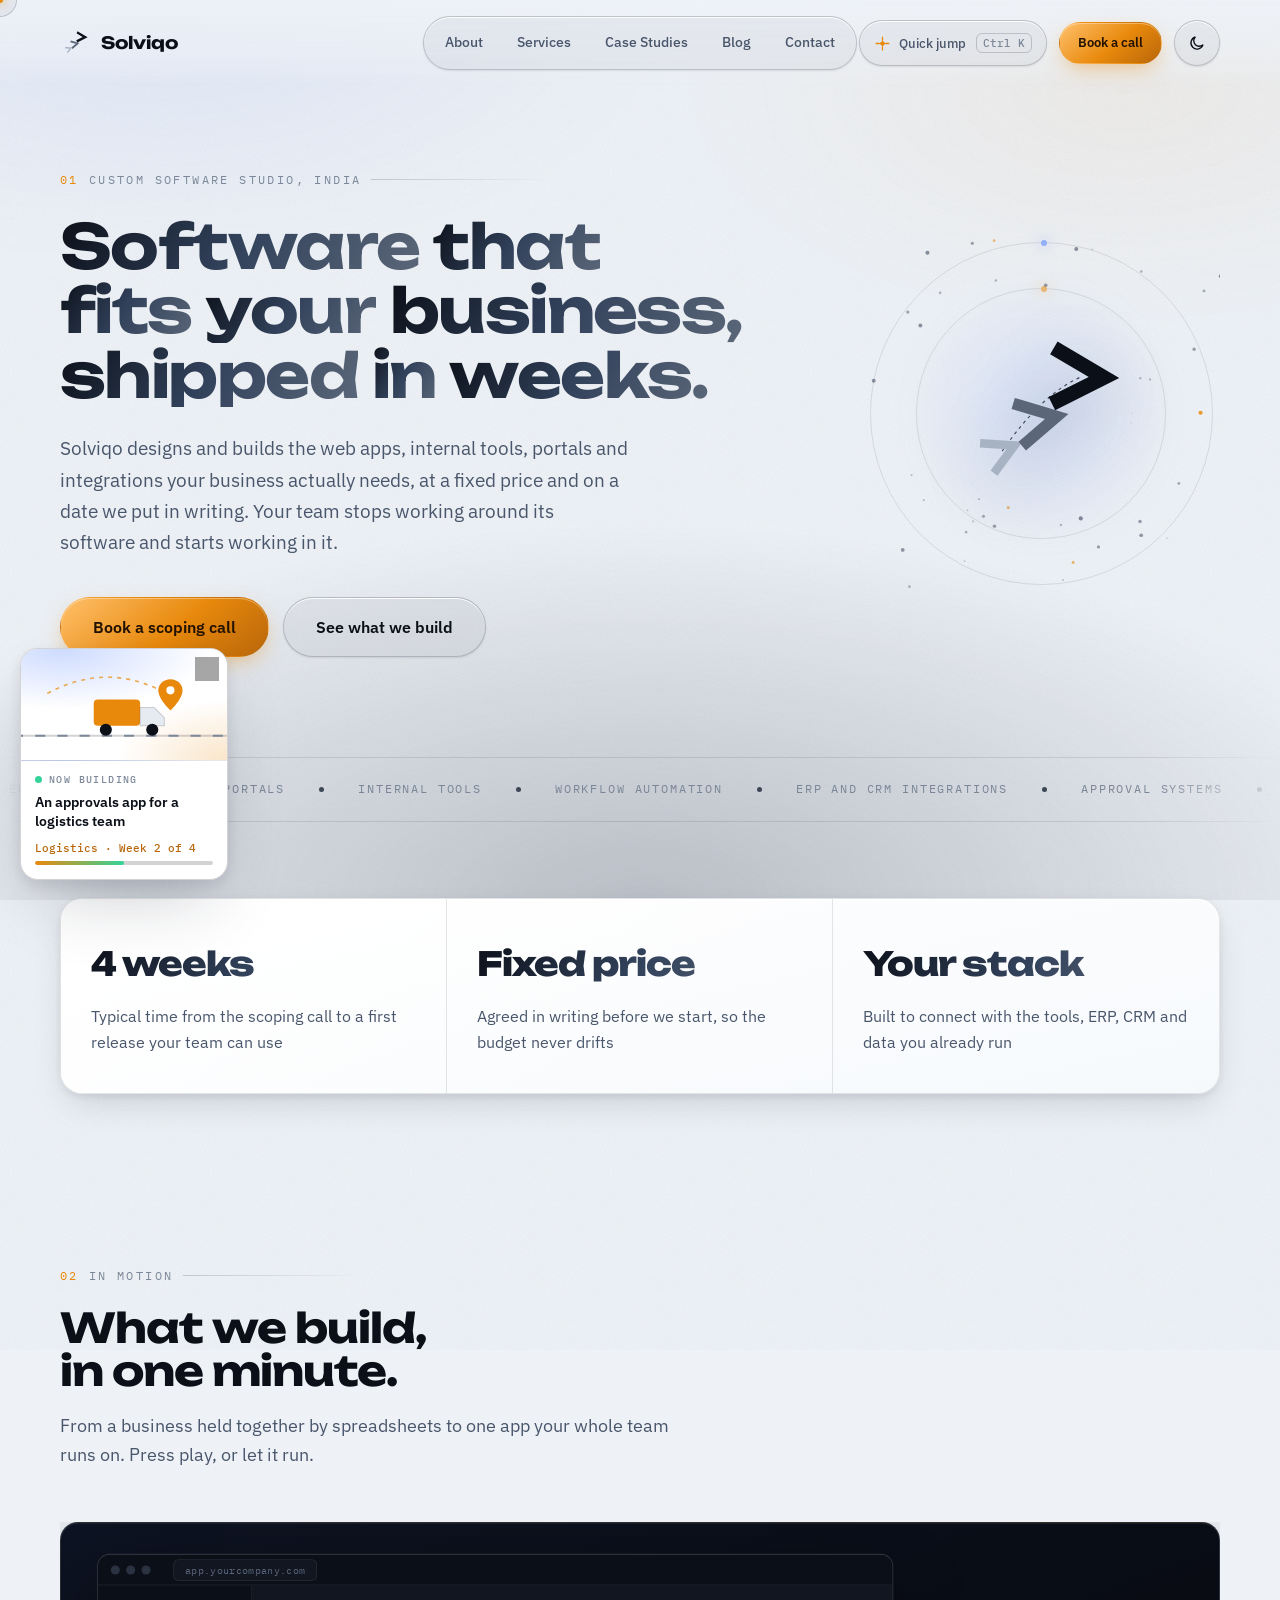
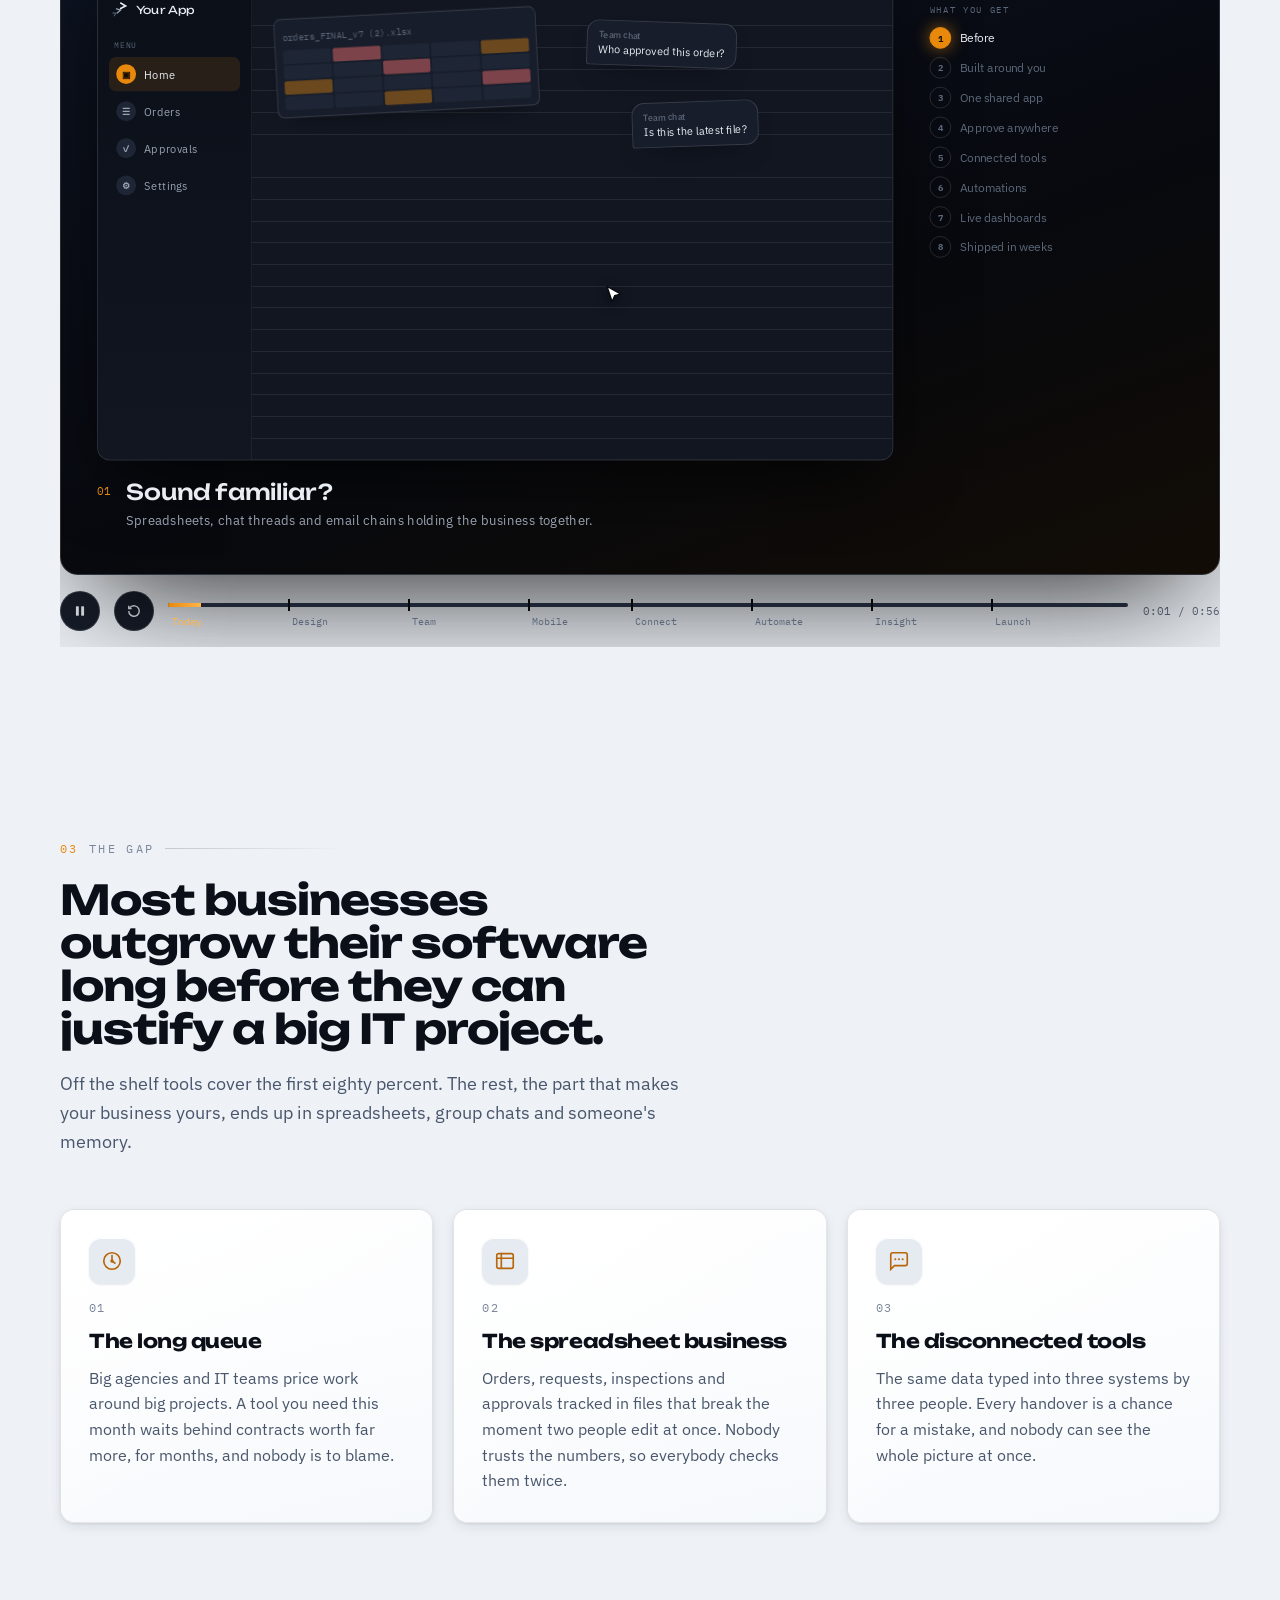
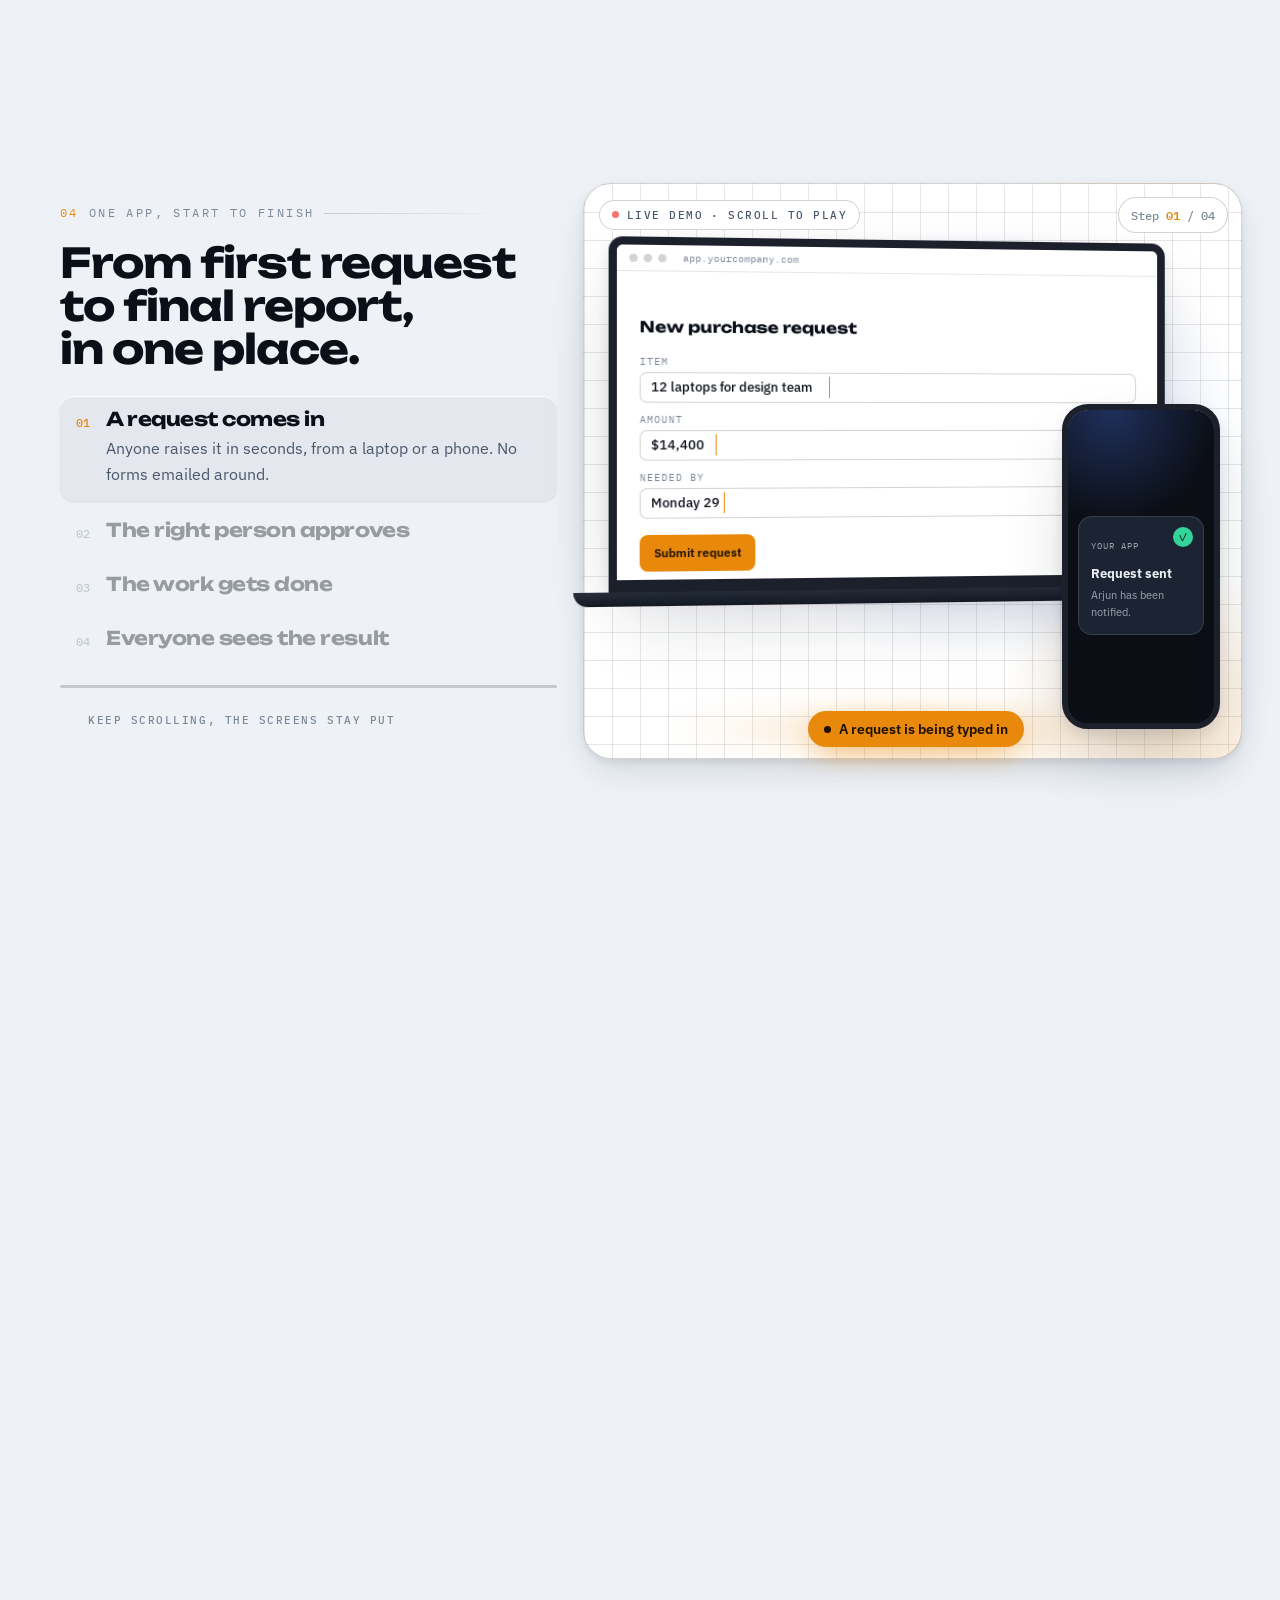
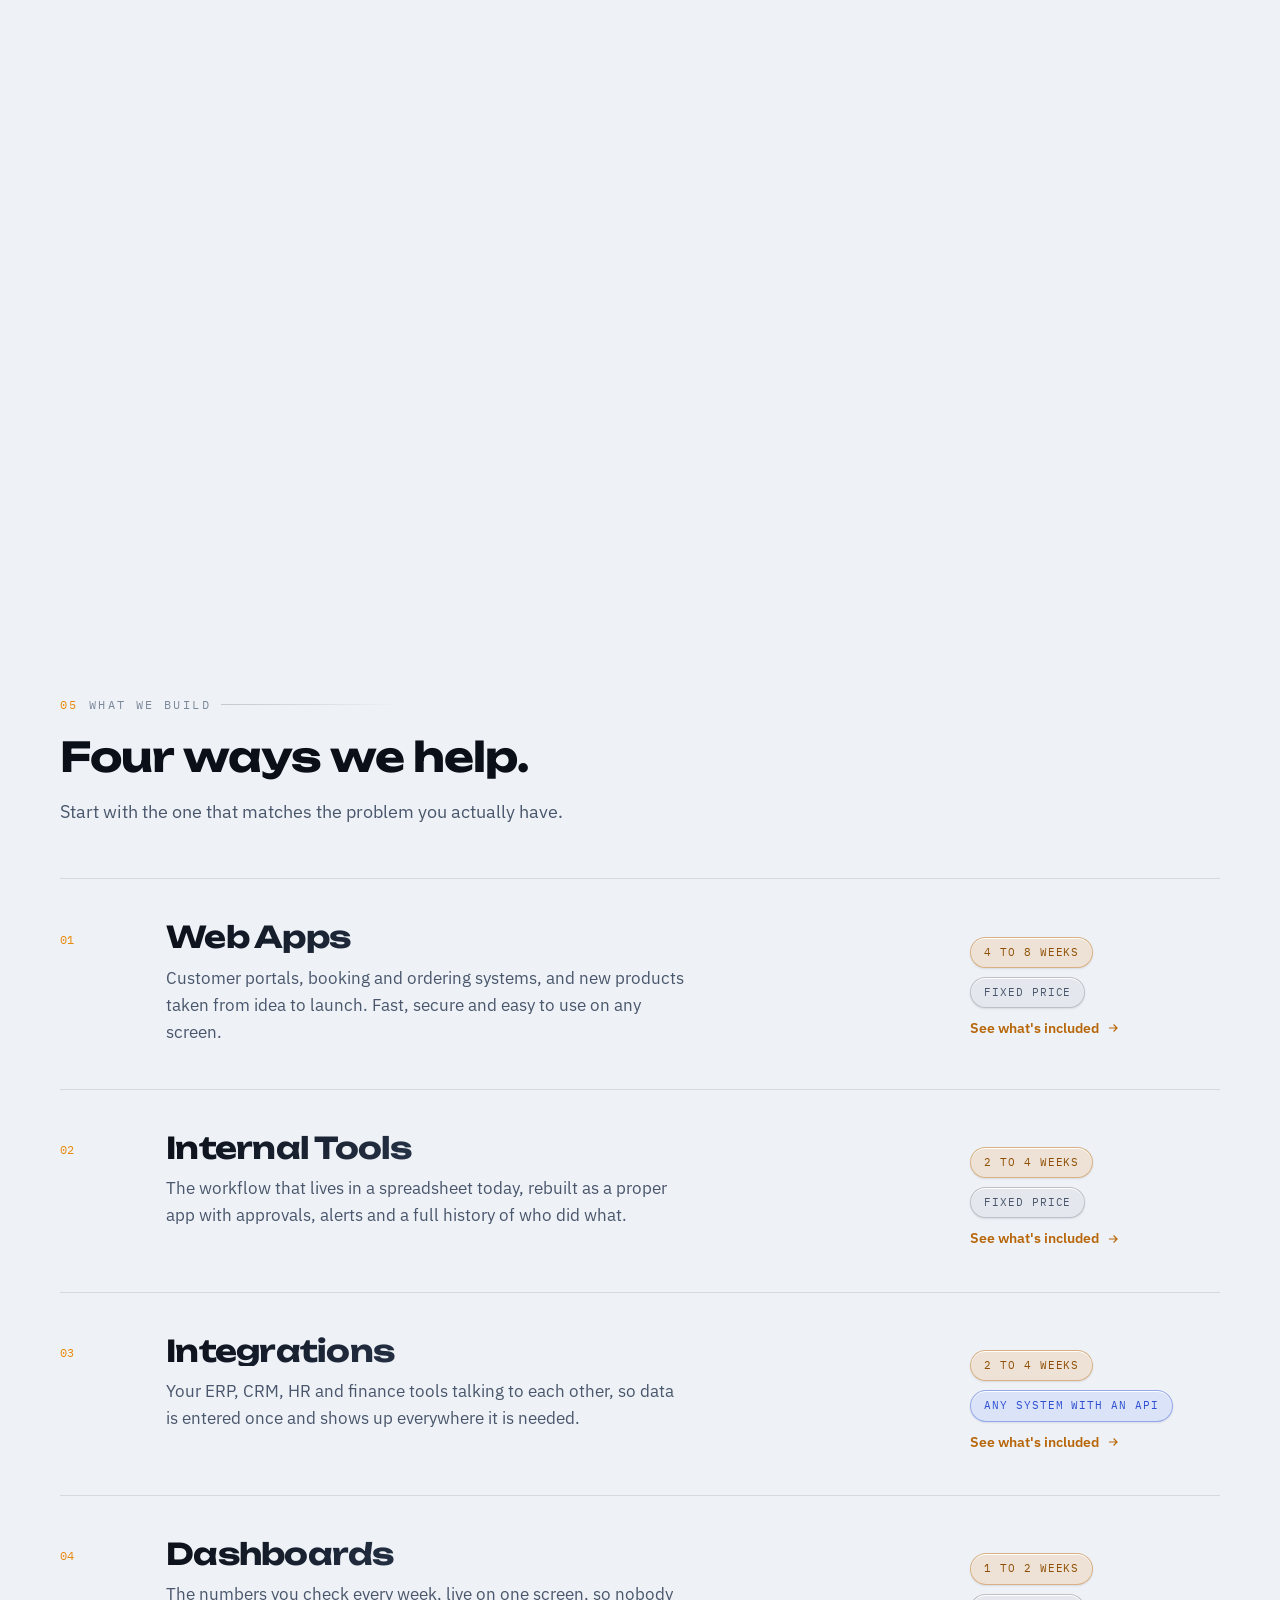
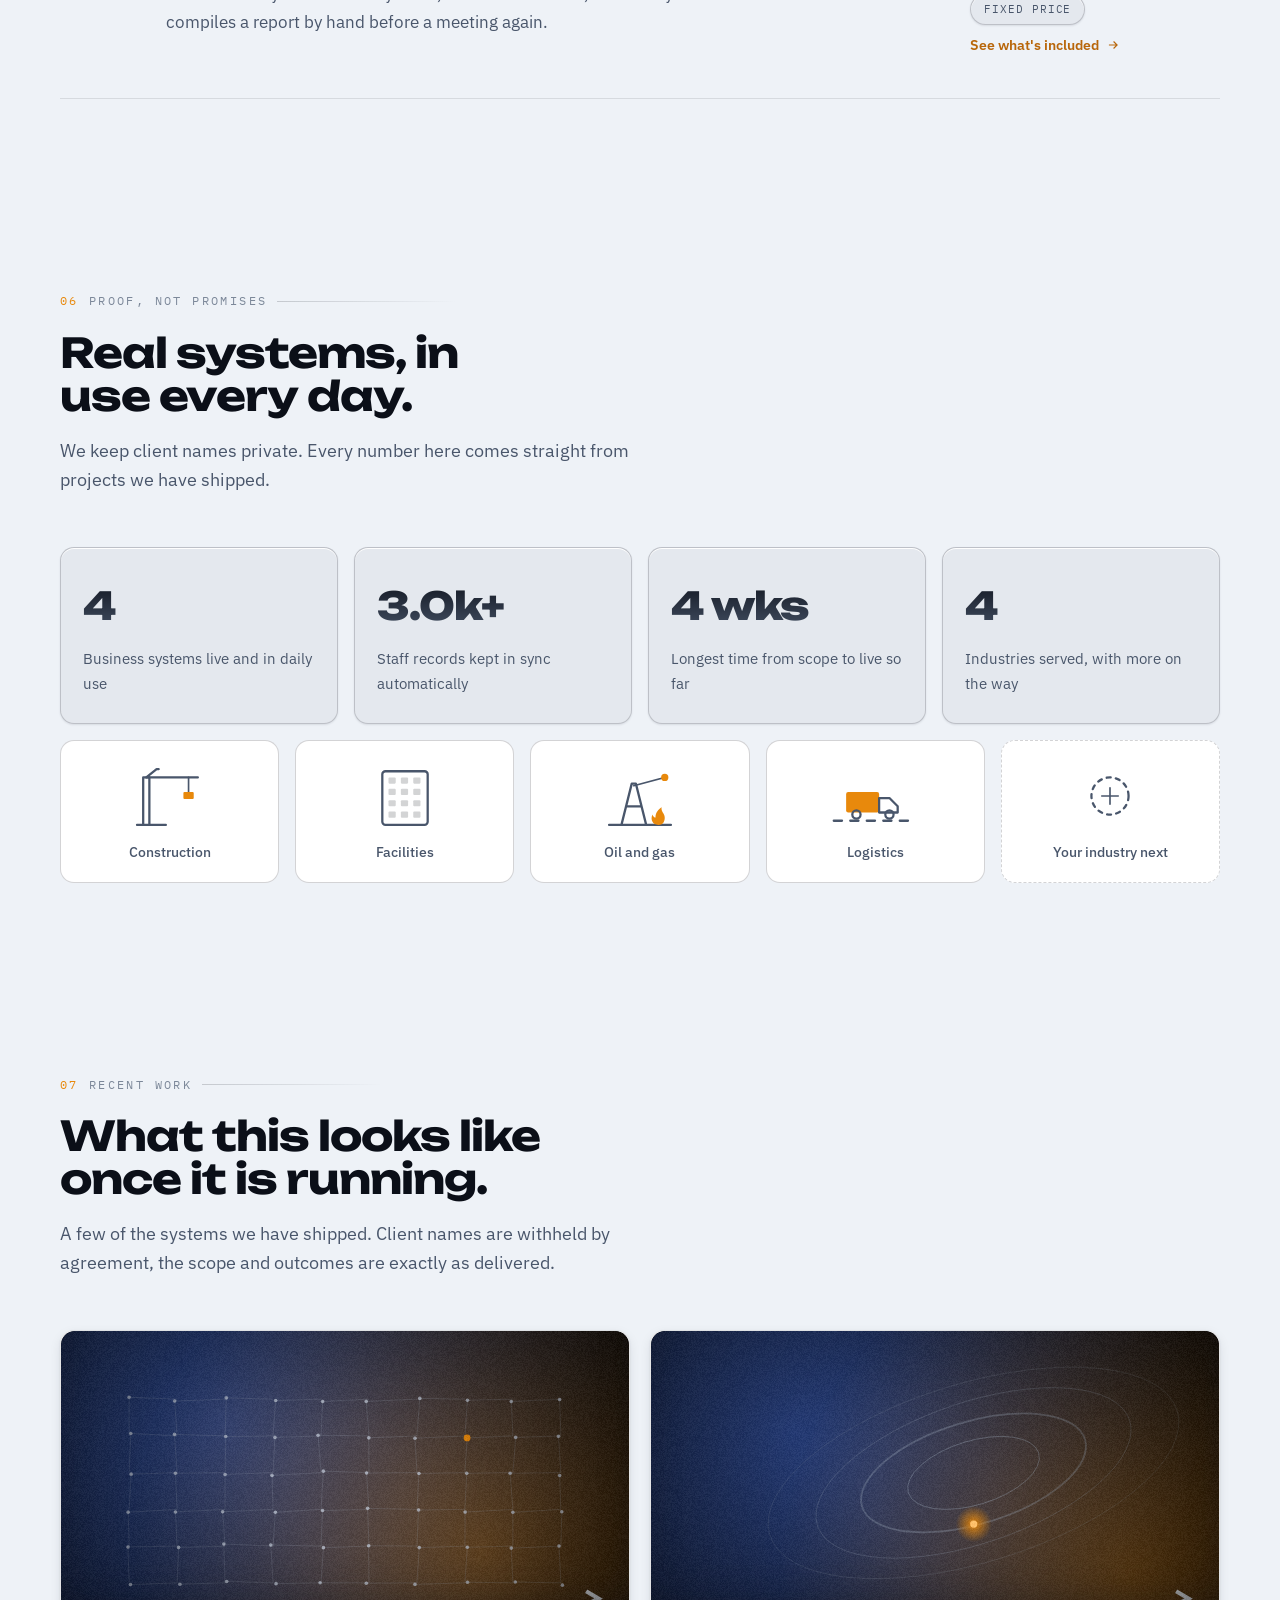
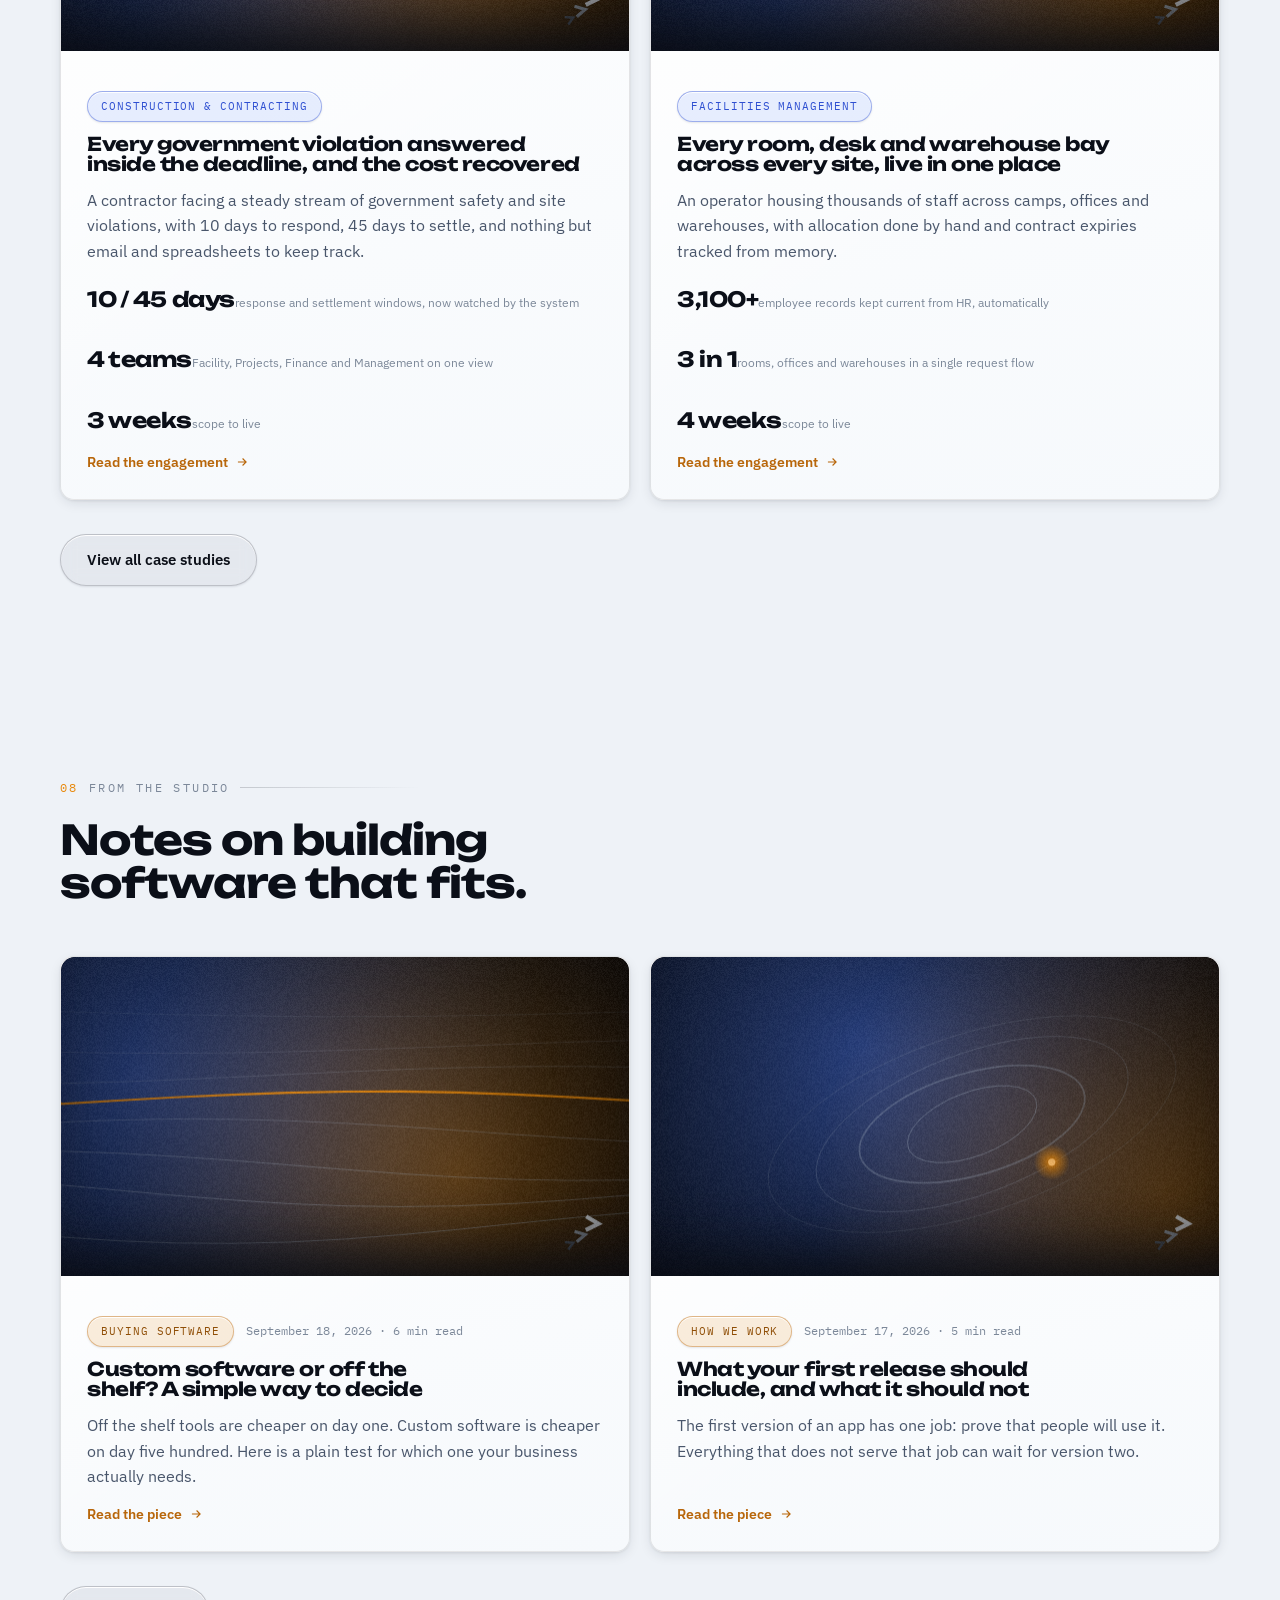
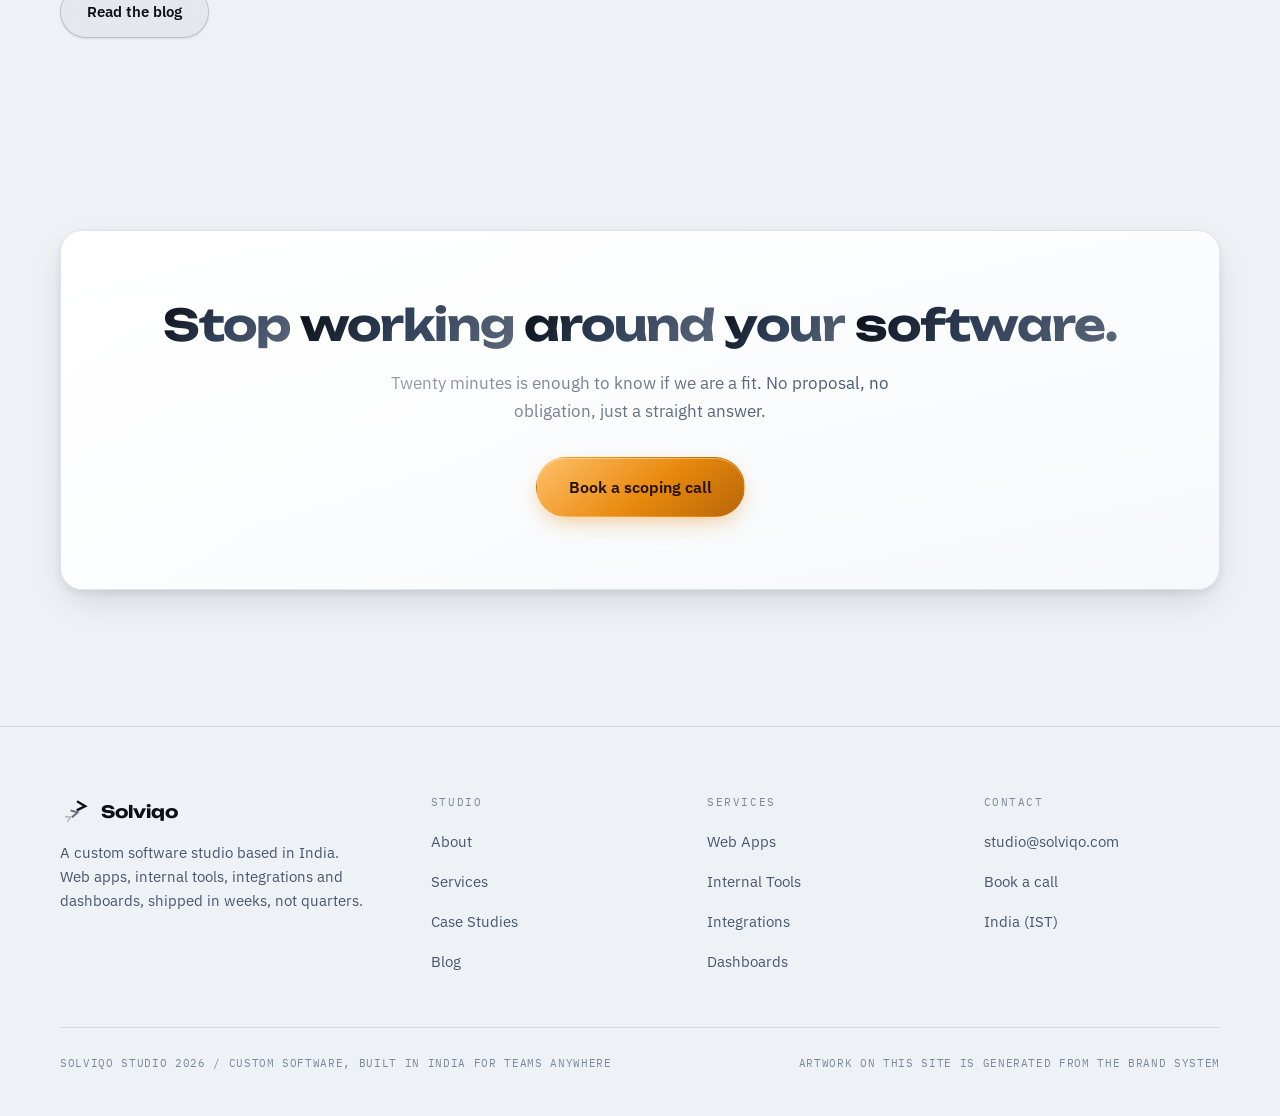
<file: index.html>
<!doctype html>
<html lang="en" data-mascot="off">
<head>
<meta charset="utf-8">
<meta name="viewport" content="width=device-width, initial-scale=1">
<title>Solviqo, custom software studio</title>
<meta name="description" content="Solviqo designs and builds web apps, internal tools, integrations and dashboards for growing businesses. Based in India, fixed price, shipped in weeks.">
<meta name="theme-color" content="#05070C">
<meta property="og:title" content="Solviqo, custom software studio">
<meta property="og:description" content="Solviqo designs and builds web apps, internal tools, integrations and dashboards for growing businesses. Based in India, fixed price, shipped in weeks.">
<meta property="og:type" content="website">
<meta property="og:url" content="https://nisarg2810.github.io/solviqo/">
<link rel="icon" type="image/svg+xml" href="data:image/svg+xml,%3Csvg xmlns='http://www.w3.org/2000/svg' viewBox='0 0 240 240'%3E%3Crect width='240' height='240' rx='48' fill='%2305070C'/%3E%3Cg transform='translate(70,168) rotate(-25) scale(0.62)'%3E%3Cpolyline points='-27,-30 28,0 -27,30' fill='none' stroke='%235B6779' stroke-width='18'/%3E%3C/g%3E%3Cg transform='translate(118,128) rotate(-12) scale(0.82)'%3E%3Cpolyline points='-27,-30 28,0 -27,30' fill='none' stroke='%239FAABA' stroke-width='18'/%3E%3C/g%3E%3Cg transform='translate(172,72) rotate(2) scale(1.05)'%3E%3Cpolyline points='-27,-30 28,0 -27,30' fill='none' stroke='%23E2E8F0' stroke-width='18'/%3E%3C/g%3E%3C/svg%3E">
<link rel="preconnect" href="https://fonts.googleapis.com">
<link rel="preconnect" href="https://fonts.gstatic.com" crossorigin>
<link rel="stylesheet" href="https://fonts.googleapis.com/css2?family=Unbounded:wght@400;600;700;800&family=IBM+Plex+Sans:wght@400;500;600&family=IBM+Plex+Mono:wght@400;500&family=Caveat:wght@600;700&display=swap">
<link rel="stylesheet" href="assets/site.css?v=25">
<script>(function(){try{var t=localStorage.getItem('solviqo-theme');if(!t)t=matchMedia('(prefers-color-scheme: light)').matches?'light':'dark';document.documentElement.setAttribute('data-theme',t);}catch(e){document.documentElement.setAttribute('data-theme','dark');}})();</script>
<script>try{if(!sessionStorage.getItem('sv-seen')&&!matchMedia('(prefers-reduced-motion: reduce)').matches)document.documentElement.classList.add('is-loading');}catch(e){}</script>
</head>
<body>
<div class="loader" aria-hidden="true"><div class="ld-in">
  <svg class="ld-mark" viewBox="0 0 240 240"><g fill="none" stroke-width="18" stroke-linecap="square">
    <g transform="translate(70,168) rotate(-25) scale(0.62)"><polyline class="ld-c1" points="-27,-30 28,0 -27,30"/></g>
    <g transform="translate(118,128) rotate(-12) scale(0.82)"><polyline class="ld-c2" points="-27,-30 28,0 -27,30"/></g>
    <g transform="translate(172,72) rotate(2) scale(1.05)"><polyline class="ld-c3" points="-27,-30 28,0 -27,30"/></g></g></svg>
  <div class="ld-bar"><i></i></div>
</div></div>
<a class="skip" href="#main">Skip to content</a>
<div class="mesh" aria-hidden="true"></div>
<div class="grain" aria-hidden="true"></div>

<header class="site-header">
  <div class="nav-row">
    <a class="brand" href="index.html" aria-label="Solviqo home">
      <svg viewBox="0 0 240 240" aria-hidden="true">
        <g transform="translate(70,168) rotate(-25) scale(0.62)"><polyline points="-27,-30 28,0 -27,30" fill="none" stroke="#5B6779" stroke-width="18" stroke-linecap="square"/></g>
        <g transform="translate(118,128) rotate(-12) scale(0.82)"><polyline points="-27,-30 28,0 -27,30" fill="none" stroke="#9FAABA" stroke-width="18" stroke-linecap="square"/></g>
        <g transform="translate(172,72) rotate(2) scale(1.05)"><polyline points="-27,-30 28,0 -27,30" fill="none" stroke="#E2E8F0" stroke-width="18" stroke-linecap="square"/></g>
      </svg>
      <span>Solviqo</span>
    </a>
    <nav class="nav-inline" aria-label="Main">
      <a href="about.html">About</a>
      <a href="services.html">Services</a>
      <a href="case-studies.html">Case Studies</a>
      <a href="blog.html">Blog</a>
      <a href="contact.html">Contact</a>
    </nav>
    <div class="nav-right">
      <button class="cmdk-btn" id="cmdkBtn" type="button" aria-label="Search the site"></button>
      <a class="btn btn-primary btn-sm" href="contact.html">Book a call<span class="shine"></span></a>
      <button id="themeBtn" class="theme-btn" aria-label="Switch to light mode" aria-pressed="false">
        <svg class="sun" viewBox="0 0 24 24" fill="none" stroke="currentColor" stroke-width="1.8" aria-hidden="true"><circle cx="12" cy="12" r="4.2"/><path d="M12 2v2.4M12 19.6V22M4.2 4.2l1.7 1.7M18.1 18.1l1.7 1.7M2 12h2.4M19.6 12H22M4.2 19.8l1.7-1.7M18.1 5.9l1.7-1.7"/></svg>
        <svg class="moon" viewBox="0 0 24 24" fill="none" stroke="currentColor" stroke-width="1.8" aria-hidden="true"><path d="M20 14.2A8.2 8.2 0 1 1 9.8 4a6.6 6.6 0 0 0 10.2 10.2z"/></svg>
      </button>
      <button id="navToggle" class="nav-toggle" aria-label="Open menu" aria-expanded="false">
        <span class="ln"></span><span class="ln"></span>
      </button>
    </div>
  </div>
</header>

<div id="navOverlay" class="nav-overlay">
  <div class="wrap">
    <nav class="nav-list">
      <a href="index.html" class="active"><span class="idx">01</span>Home</a>
      <a href="about.html"><span class="idx">02</span>About</a>
      <a href="services.html"><span class="idx">03</span>Services</a>
      <a href="case-studies.html"><span class="idx">04</span>Case Studies</a>
      <a href="blog.html"><span class="idx">05</span>Blog</a>
      <a href="contact.html"><span class="idx">06</span>Contact</a>
    </nav>
    <div class="nav-foot">
      <a href="mailto:studio@solviqo.com">studio@solviqo.com</a>
      <span>India · working worldwide</span>
      <a class="btn btn-primary" href="contact.html">Book a scoping call<span class="shine"></span></a>
    </div>
  </div>
</div>

<main id="main" tabindex="-1">

  <section class="hero">
    <div class="wrap hero-grid">
      <div class="rev">
        <span class="kick"><b>01</b> Custom software studio, India</span>
        <h1 class="chrome-text">Software that fits your business, shipped in weeks.</h1>
        <p class="lede">Solviqo designs and builds the web apps, internal tools, portals and integrations your business actually needs, at a fixed price and on a date we put in writing. Your team stops working around its software and starts working in it.</p>
        <div class="hero-cta">
          <a class="btn btn-primary btn-lg" href="contact.html">Book a scoping call<span class="shine"></span></a>
          <a class="btn btn-ghost btn-lg" href="services.html">See what we build</a>
        </div>
      </div>
      <div class="hero-art" id="heroArt">
        <span class="halo" aria-hidden="true"></span>
        <span class="ring r1" aria-hidden="true"><i></i></span>
        <span class="ring r2" aria-hidden="true"><i></i></span>
        <svg class="hero-mark" viewBox="0 0 240 240" aria-hidden="true">
          <path d="M70,168 Q120,95 172,72" fill="none" stroke="#3D4757" stroke-width="1.5" stroke-dasharray="4 5"/>
          <g transform="translate(70,168) rotate(-25) scale(0.62)"><polyline points="-27,-30 28,0 -27,30" fill="none" stroke="#5B6779" stroke-width="18" stroke-linecap="square"/></g>
          <g transform="translate(118,128) rotate(-12) scale(0.82)"><polyline points="-27,-30 28,0 -27,30" fill="none" stroke="#9FAABA" stroke-width="18" stroke-linecap="square"/></g>
          <g transform="translate(172,72) rotate(2) scale(1.05)"><polyline points="-27,-30 28,0 -27,30" fill="none" stroke="#E2E8F0" stroke-width="18" stroke-linecap="square"/></g>
        </svg>
      </div>
    </div>
  </section>

  <div class="marq" aria-hidden="true"><div class="marq-track"><span>Web apps</span><span>Customer portals</span><span>Internal tools</span><span>Workflow automation</span><span>ERP and CRM integrations</span><span>Approval systems</span><span>New product MVPs</span><span>Live dashboards</span><span>Web apps</span><span>Customer portals</span><span>Internal tools</span><span>Workflow automation</span><span>ERP and CRM integrations</span><span>Approval systems</span><span>New product MVPs</span><span>Live dashboards</span></div></div>

  <section class="sec tight">
    <div class="wrap">
      <div class="stats rev">
        <div class="stat"><div class="v"><span data-count="4" data-dec="0">0</span> weeks</div><div class="l">Typical time from the scoping call to a first release your team can use</div></div>
        <div class="stat"><div class="v">Fixed price</div><div class="l">Agreed in writing before we start, so the budget never drifts</div></div>
        <div class="stat"><div class="v">Your stack</div><div class="l">Built to connect with the tools, ERP, CRM and data you already run</div></div>
      </div>
    </div>
  </section>

  <section class="sec">
    <div class="wrap">
      <div class="sec-h rev">
        <span class="kick"><b>02</b> In motion</span>
        <h2>What we build, in one minute.</h2>
        <p>From a business held together by spreadsheets to one app your whole team runs on. Press play, or let it run.</p>
      </div>
      <div class="rev"><iframe class="demo-frame reel" data-src="demos/showreel.html?v=3" title="One minute showreel of what Solviqo builds" loading="lazy"></iframe></div>
    </div>
  </section>

  <section class="sec">
    <div class="wrap">
      <div class="sec-h rev">
        <span class="kick"><b>03</b> The gap</span>
        <h2>Most businesses outgrow their software long before they can justify a big IT project.</h2>
        <p>Off the shelf tools cover the first eighty percent. The rest, the part that makes your business yours, ends up in spreadsheets, group chats and someone's memory.</p>
      </div>
      <div class="grid3 stag">
        <div class="card" data-tilt="7">
          <div class="card-icon"><svg viewBox="0 0 24 24" fill="none" stroke="currentColor" stroke-width="1.8" stroke-linecap="round"><circle cx="12" cy="12" r="9"/><path class="i-hr" d="M12 12l3.2 2.4"/><path class="i-min" d="M12 12V6"/><circle cx="12" cy="12" r="1" fill="currentColor"/></svg></div>
          <span class="num">01</span><h3>The long queue</h3>
          <p>Big agencies and IT teams price work around big projects. A tool you need this month waits behind contracts worth far more, for months, and nobody is to blame.</p>
        </div>
        <div class="card" data-tilt="7">
          <div class="card-icon"><svg viewBox="0 0 24 24" fill="none" stroke="currentColor" stroke-width="1.8" stroke-linecap="round"><rect x="3" y="4" width="18" height="16" rx="2"/><path d="M3 9h18M8 4v16"/><path class="i-row" d="M11 12.5h7"/><path class="i-row d2" d="M11 15.5h5"/><path class="i-row d3" d="M11 18h6"/></svg></div>
          <span class="num">02</span><h3>The spreadsheet business</h3>
          <p>Orders, requests, inspections and approvals tracked in files that break the moment two people edit at once. Nobody trusts the numbers, so everybody checks them twice.</p>
        </div>
        <div class="card" data-tilt="7">
          <div class="card-icon"><svg viewBox="0 0 24 24" fill="none" stroke="currentColor" stroke-width="1.8"><path d="M21 15a2 2 0 0 1-2 2H7l-4 4V5a2 2 0 0 1 2-2h14a2 2 0 0 1 2 2z"/><circle class="i-dot" cx="8" cy="10" r="1.1" fill="currentColor" stroke="none"/><circle class="i-dot d2" cx="12" cy="10" r="1.1" fill="currentColor" stroke="none"/><circle class="i-dot d3" cx="16" cy="10" r="1.1" fill="currentColor" stroke="none"/></svg></div>
          <span class="num">03</span><h3>The disconnected tools</h3>
          <p>The same data typed into three systems by three people. Every handover is a chance for a mistake, and nobody can see the whole picture at once.</p>
        </div>
      </div>
    </div>
  </section>

  <section class="story" id="story">
    <div class="story-track">
      <div class="story-sticky">
        <div class="wrap story-grid">
          <div class="story-copy">
            <span class="kick"><b>04</b> One app, start to finish</span>
            <h2 class="story-h">From first request to final report, in one place.</h2>
            <ol class="story-ch">
              <li data-c="0"><span>01</span><div><h3>A request comes in</h3><p>Anyone raises it in seconds, from a laptop or a phone. No forms emailed around.</p></div></li>
              <li data-c="1"><span>02</span><div><h3>The right person approves</h3><p>They get it on their phone and decide in one tap, wherever they are.</p></div></li>
              <li data-c="2"><span>03</span><div><h3>The work gets done</h3><p>Everyone sees who owns what and what is next. Nothing waits quietly on a desk.</p></div></li>
              <li data-c="3"><span>04</span><div><h3>Everyone sees the result</h3><p>Live numbers for the whole business, with no report built by hand.</p></div></li>
            </ol>
            <div class="story-prog"><i></i></div>
            <div class="sg-hint"><span class="ms"></span>Keep scrolling, the screens stay put</div>
          </div>
          <div class="story-stage" aria-hidden="true">
            <div class="sg-back"></div>
            <div class="sg-top"><span class="sg-live"><i></i>Live demo &middot; scroll to play</span><span class="sg-cnt">Step <b class="sg-n">01</b> / 04</span></div>
            <span class="sg-call in">A request is being typed in</span>
            <div class="lap"><div class="lap-scr">
              <div class="lap-bar"><i></i><i></i><i></i><span>app.yourcompany.com</span></div>
              <div class="ss s0"><h5>New purchase request</h5>
                <div class="f"><label>Item</label><div><b class="ty" style="--n:22">12 laptops for design team</b></div></div>
                <div class="f"><label>Amount</label><div><b class="ty" style="--n:8;--d:1.1s">$14,400</b></div></div>
                <div class="f"><label>Needed by</label><div><b class="ty" style="--n:9;--d:1.7s">Monday 29</b></div></div>
                <span class="sb">Submit request</span></div>
              <div class="ss s1"><h5>Request #218</h5>
                <div class="pipe"><span class="ok">Requested</span><i></i><span class="now">Approved</span><i></i><span>Ordered</span><i></i><span>Delivered</span></div>
                <div class="audit"><p class="a1">Priya raised the request<em>09:12</em></p><p class="a2">Budget check passed automatically<em>09:12</em></p><p class="a3">Approved by Arjun on mobile<em>09:14</em></p></div></div>
              <div class="ss s2"><h5>This week</h5>
                <div class="task t1"><i></i>Order placed with supplier<em>Meera</em></div>
                <div class="task t2"><i></i>Delivery booked for Friday<em>Rahul</em></div>
                <div class="task t3"><i></i>Laptops set up and handed over<em>IT team</em></div>
                <div class="bar"><b></b></div></div>
              <div class="ss s3"><h5>Operations, live</h5>
                <div class="k"><div><small>Requests</small><b>1,284</b></div><div><small>On time</small><b>98%</b></div><div><small>Avg approval</small><b>2 min</b></div></div>
                <div class="bars"><i style="--h:40%"></i><i style="--h:62%"></i><i style="--h:48%"></i><i style="--h:74%"></i><i style="--h:66%"></i><i style="--h:88%" class="a"></i></div></div>
            </div><div class="lap-base"></div></div>
            <div class="phn"><div class="phn-scr">
              <div class="ps s0"><small>YOUR APP</small><b>Request sent</b><p>Arjun has been notified.</p><span class="chk">&#10003;</span></div>
              <div class="ps s1"><small>NEEDS YOU</small><b>$14,400 laptops</b><p>Budget available.</p><span class="ab">Approve</span></div>
              <div class="ps s2"><small>UPDATE</small><b>Delivery Friday</b><p>2 of 3 steps done.</p><span class="ring"></span></div>
              <div class="ps s3"><small>THIS WEEK</small><b>98% on time</b><p>Up 12% since launch.</p><span class="spark"></span></div>
            </div></div>
          </div>
        </div>
      </div>
    </div>
  </section>

  <section class="sec">
    <div class="wrap">
      <div class="sec-h rev">
        <span class="kick"><b>05</b> What we build</span>
        <h2>Four ways we help.</h2>
        <p>Start with the one that matches the problem you actually have.</p>
      </div>
      <div class="rev">
        <a class="row" href="services.html#web-apps">
          <div class="idx">01</div>
          <div><h3 class="chrome-text">Web Apps</h3><p>Customer portals, booking and ordering systems, and new products taken from idea to launch. Fast, secure and easy to use on any screen.</p></div>
          <div class="meta"><span class="badge amber">4 to 8 weeks</span><span class="badge">Fixed price</span><span class="card-link">See what's included <svg viewBox="0 0 24 24" fill="none" stroke="currentColor" stroke-width="2"><path d="M5 12h14M13 6l6 6-6 6"/></svg></span></div>
        </a>
        <a class="row" href="services.html#internal-tools">
          <div class="idx">02</div>
          <div><h3 class="chrome-text">Internal Tools</h3><p>The workflow that lives in a spreadsheet today, rebuilt as a proper app with approvals, alerts and a full history of who did what.</p></div>
          <div class="meta"><span class="badge amber">2 to 4 weeks</span><span class="badge">Fixed price</span><span class="card-link">See what's included <svg viewBox="0 0 24 24" fill="none" stroke="currentColor" stroke-width="2"><path d="M5 12h14M13 6l6 6-6 6"/></svg></span></div>
        </a>
        <a class="row" href="services.html#integrations">
          <div class="idx">03</div>
          <div><h3 class="chrome-text">Integrations</h3><p>Your ERP, CRM, HR and finance tools talking to each other, so data is entered once and shows up everywhere it is needed.</p></div>
          <div class="meta"><span class="badge amber">2 to 4 weeks</span><span class="badge signal">Any system with an API</span><span class="card-link">See what's included <svg viewBox="0 0 24 24" fill="none" stroke="currentColor" stroke-width="2"><path d="M5 12h14M13 6l6 6-6 6"/></svg></span></div>
        </a>
        <a class="row" href="services.html#dashboards">
          <div class="idx">04</div>
          <div><h3 class="chrome-text">Dashboards</h3><p>The numbers you check every week, live on one screen, so nobody compiles a report by hand before a meeting again.</p></div>
          <div class="meta"><span class="badge amber">1 to 2 weeks</span><span class="badge">Fixed price</span><span class="card-link">See what's included <svg viewBox="0 0 24 24" fill="none" stroke="currentColor" stroke-width="2"><path d="M5 12h14M13 6l6 6-6 6"/></svg></span></div>
        </a>
      </div>
    </div>
  </section>

  <section class="sec">
    <div class="wrap">
      <div class="sec-h rev">
        <span class="kick"><b>06</b> Proof, not promises</span>
        <h2>Real systems, in use every day.</h2>
        <p>We keep client names private. Every number here comes straight from projects we have shipped.</p>
      </div>
      <div class="proof stag">
        <div class="pf-n"><div class="v"><span data-count="4" data-dec="0">0</span></div><div class="l">Business systems live and in daily use</div></div>
        <div class="pf-n"><div class="v"><span data-count="3.1" data-dec="1">0</span>k+</div><div class="l">Staff records kept in sync automatically</div></div>
        <div class="pf-n"><div class="v"><span data-count="4" data-dec="0">0</span> wks</div><div class="l">Longest time from scope to live so far</div></div>
        <div class="pf-n"><div class="v"><span data-count="4" data-dec="0">0</span></div><div class="l">Industries served, with more on the way</div></div>
      </div>
      <div class="inds stag">
        <div class="ind"><svg viewBox="0 0 80 64"><path class="st" d="M14 60V14h6v46M8 60h28"/><g class="i-jib"><path class="st" d="M17 14h50M17 14l10-8h2"/><path class="st th" d="M58 14v14"/><rect x="53" y="28" width="10" height="7" rx="1" class="fa"/></g></svg><span>Construction</span></div>
        <div class="ind"><svg viewBox="0 0 80 64"><rect x="18" y="8" width="44" height="52" rx="3" class="st"/><g class="i-win"><rect x="24" y="14" width="7" height="6" rx="1" style="--d:0.00s"/><rect x="36" y="14" width="7" height="6" rx="1" style="--d:0.25s"/><rect x="48" y="14" width="7" height="6" rx="1" style="--d:0.50s"/><rect x="24" y="25" width="7" height="6" rx="1" style="--d:0.75s"/><rect x="36" y="25" width="7" height="6" rx="1" style="--d:1.00s"/><rect x="48" y="25" width="7" height="6" rx="1" style="--d:1.25s"/><rect x="24" y="36" width="7" height="6" rx="1" style="--d:1.50s"/><rect x="36" y="36" width="7" height="6" rx="1" style="--d:1.75s"/><rect x="48" y="36" width="7" height="6" rx="1" style="--d:2.00s"/><rect x="24" y="47" width="7" height="6" rx="1" style="--d:2.25s"/><rect x="36" y="47" width="7" height="6" rx="1" style="--d:2.50s"/><rect x="48" y="47" width="7" height="6" rx="1" style="--d:2.75s"/></g></svg><span>Facilities</span></div>
        <div class="ind"><svg viewBox="0 0 80 64"><path class="st" d="M10 60h60M22 60l10-40h4l10 40M27 42h14"/><g class="i-pump"><path class="st th" d="M34 22l30-8"/><circle cx="64" cy="14" r="3.5" class="fa"/></g><path class="i-flame fa" d="M58 60c-6 0-8-5-6-10 1 3 3 3 3 3 0-5 3-8 6-10-1 4 3 6 3 10 0 4-2 7-6 7z"/></svg><span>Oil and gas</span></div>
        <div class="ind"><svg viewBox="0 0 80 64"><path class="st i-road" d="M0 56h80"/><g class="i-truck"><rect x="12" y="28" width="32" height="20" rx="2" class="fa"/><path class="st" d="M44 34h10l8 8v6H44z"/><circle cx="22" cy="50" r="4" class="st"/><circle cx="54" cy="50" r="4" class="st"/></g></svg><span>Logistics</span></div>
        <div class="ind next"><svg viewBox="0 0 80 64"><circle cx="40" cy="32" r="18" class="st dash"/><path class="st th" d="M40 24v16M32 32h16"/></svg><span>Your industry next</span></div>
      </div>
    </div>
  </section>

  <section class="sec">
    <div class="wrap">
      <div class="sec-h rev">
        <span class="kick"><b>07</b> Recent work</span>
        <h2>What this looks like once it is running.</h2>
        <p>A few of the systems we have shipped. Client names are withheld by agreement, the scope and outcomes are exactly as delivered.</p>
      </div>
      <div class="grid2 stag" id="homeCases"></div>
      <div style="margin-top:34px"><a class="btn btn-ghost" href="case-studies.html">View all case studies</a></div>
    </div>
  </section>

  <section class="sec">
    <div class="wrap">
      <div class="sec-h rev">
        <span class="kick"><b>08</b> From the studio</span>
        <h2>Notes on building software that fits.</h2>
      </div>
      <div class="grid2 stag" id="homePosts"></div>
      <div style="margin-top:34px"><a class="btn btn-ghost" href="blog.html">Read the blog</a></div>
    </div>
  </section>

  <section class="sec">
    <div class="wrap">
      <div class="panel pad rev" style="text-align:center;padding:72px 34px">
        <h2 class="chrome-text" style="font-size:clamp(28px,3.4vw,44px)">Stop working around your software.</h2>
        <p style="color:var(--t2);margin:20px auto 0;max-width:52ch;font-size:17px">Twenty minutes is enough to know if we are a fit. No proposal, no obligation, just a straight answer.</p>
        <div style="margin-top:32px"><a class="btn btn-primary btn-lg" href="contact.html">Book a scoping call<span class="shine"></span></a></div>
      </div>
    </div>
  </section>

</main>

<footer class="site-footer">
  <div class="wrap">
    <div class="foot-top">
      <div class="foot-brand">
        <a class="brand" href="index.html" aria-label="Solviqo home"><svg viewBox="0 0 240 240" aria-hidden="true">
        <g transform="translate(70,168) rotate(-25) scale(0.62)"><polyline points="-27,-30 28,0 -27,30" fill="none" stroke="#5B6779" stroke-width="18" stroke-linecap="square"/></g>
        <g transform="translate(118,128) rotate(-12) scale(0.82)"><polyline points="-27,-30 28,0 -27,30" fill="none" stroke="#9FAABA" stroke-width="18" stroke-linecap="square"/></g>
        <g transform="translate(172,72) rotate(2) scale(1.05)"><polyline points="-27,-30 28,0 -27,30" fill="none" stroke="#E2E8F0" stroke-width="18" stroke-linecap="square"/></g>
      </svg><span>Solviqo</span></a>
        <p>A custom software studio based in India. Web apps, internal tools, integrations and dashboards, shipped in weeks, not quarters.</p>
      </div>
      <div class="foot-col"><h4>Studio</h4><ul>
        <li><a href="about.html">About</a></li><li><a href="services.html">Services</a></li>
        <li><a href="case-studies.html">Case Studies</a></li><li><a href="blog.html">Blog</a></li></ul></div>
      <div class="foot-col"><h4>Services</h4><ul>
        <li><a href="services.html#web-apps">Web Apps</a></li>
        <li><a href="services.html#internal-tools">Internal Tools</a></li>
        <li><a href="services.html#integrations">Integrations</a></li>
        <li><a href="services.html#dashboards">Dashboards</a></li></ul></div>
      <div class="foot-col"><h4>Contact</h4><ul>
        <li><a href="mailto:studio@solviqo.com">studio@solviqo.com</a></li>
        <li><a href="contact.html">Book a call</a></li>
        <li><span style="color:var(--t2);font-size:14.5px">India (IST)</span></li></ul></div>
    </div>
    <div class="foot-bottom">
      <p>SOLVIQO STUDIO 2026 / CUSTOM SOFTWARE, BUILT IN INDIA FOR TEAMS ANYWHERE</p>
      <p>ARTWORK ON THIS SITE IS GENERATED FROM THE BRAND SYSTEM</p>
    </div>
  </div>
</footer>

<script src="assets/site.js?v=14"></script>
<script src="assets/features.js?v=8"></script>
<script src="assets/vsl.js?v=1"></script>
</body>
</html>
</file>
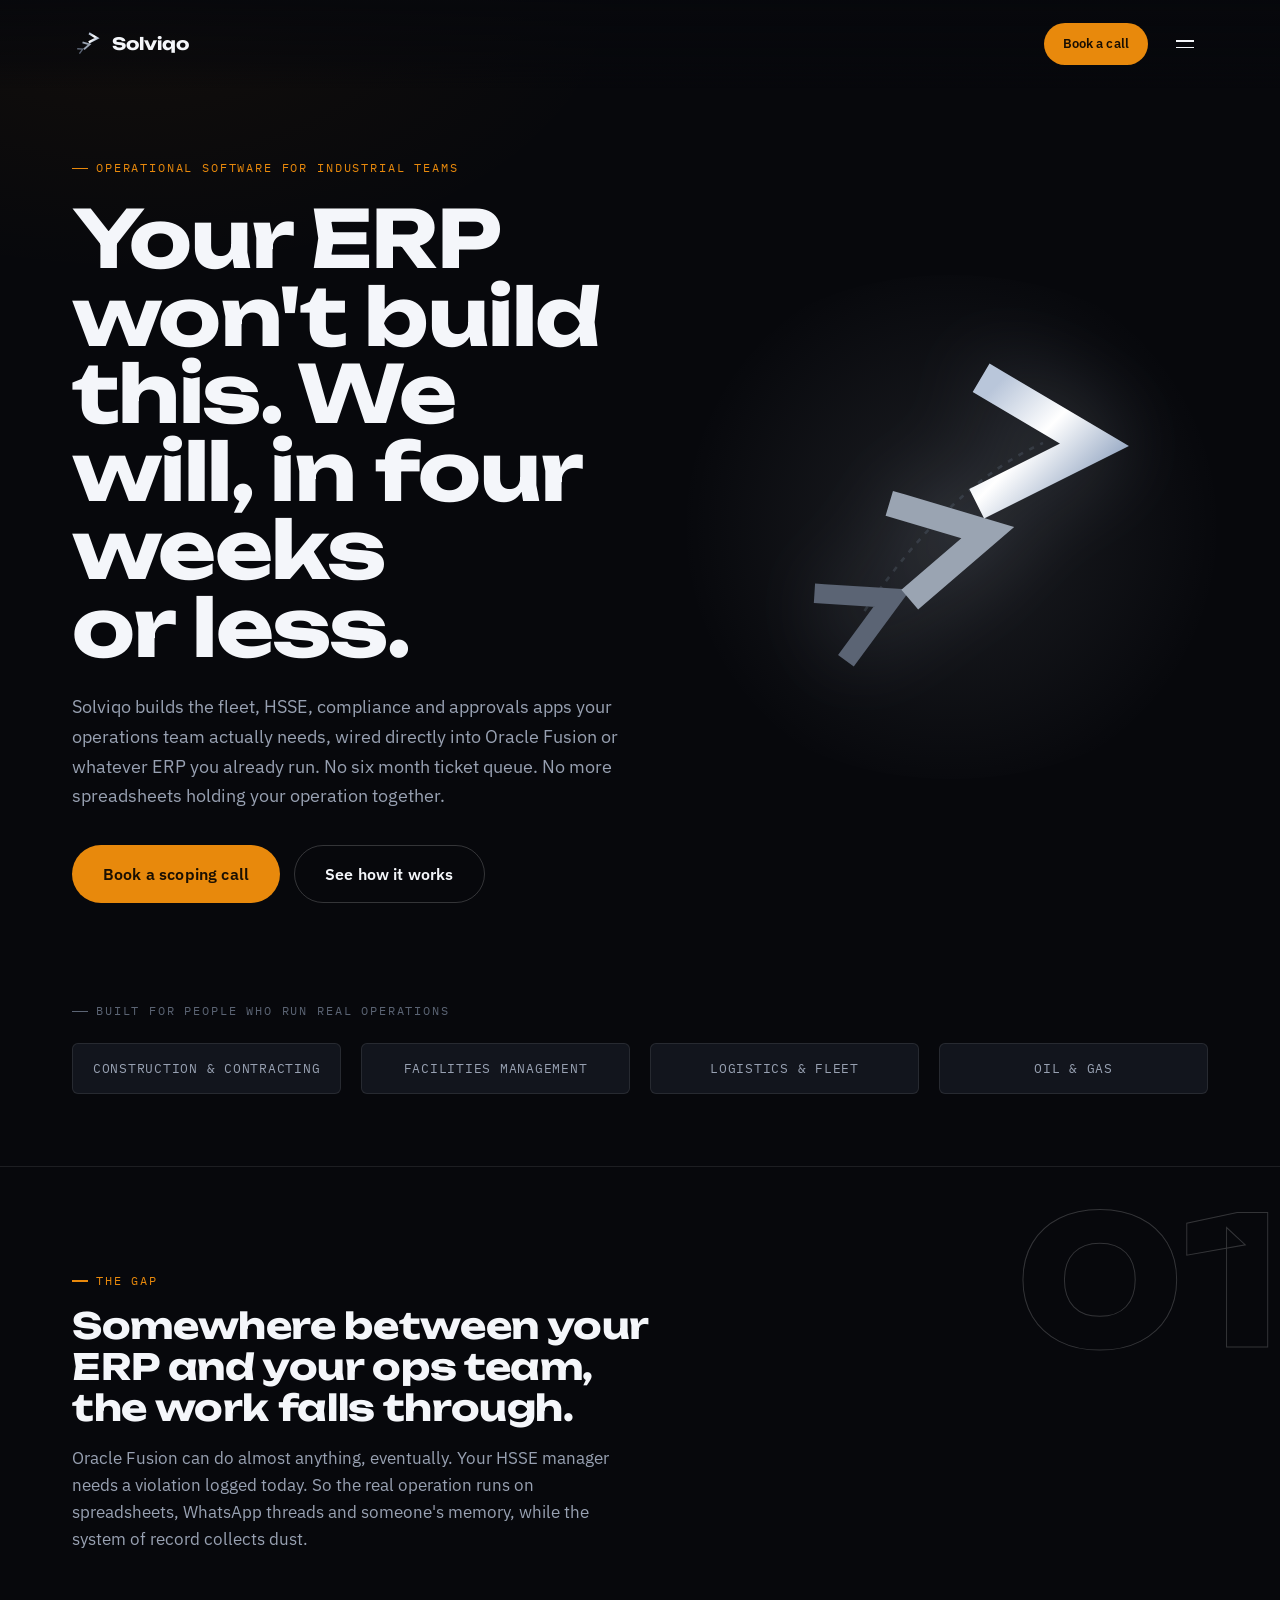
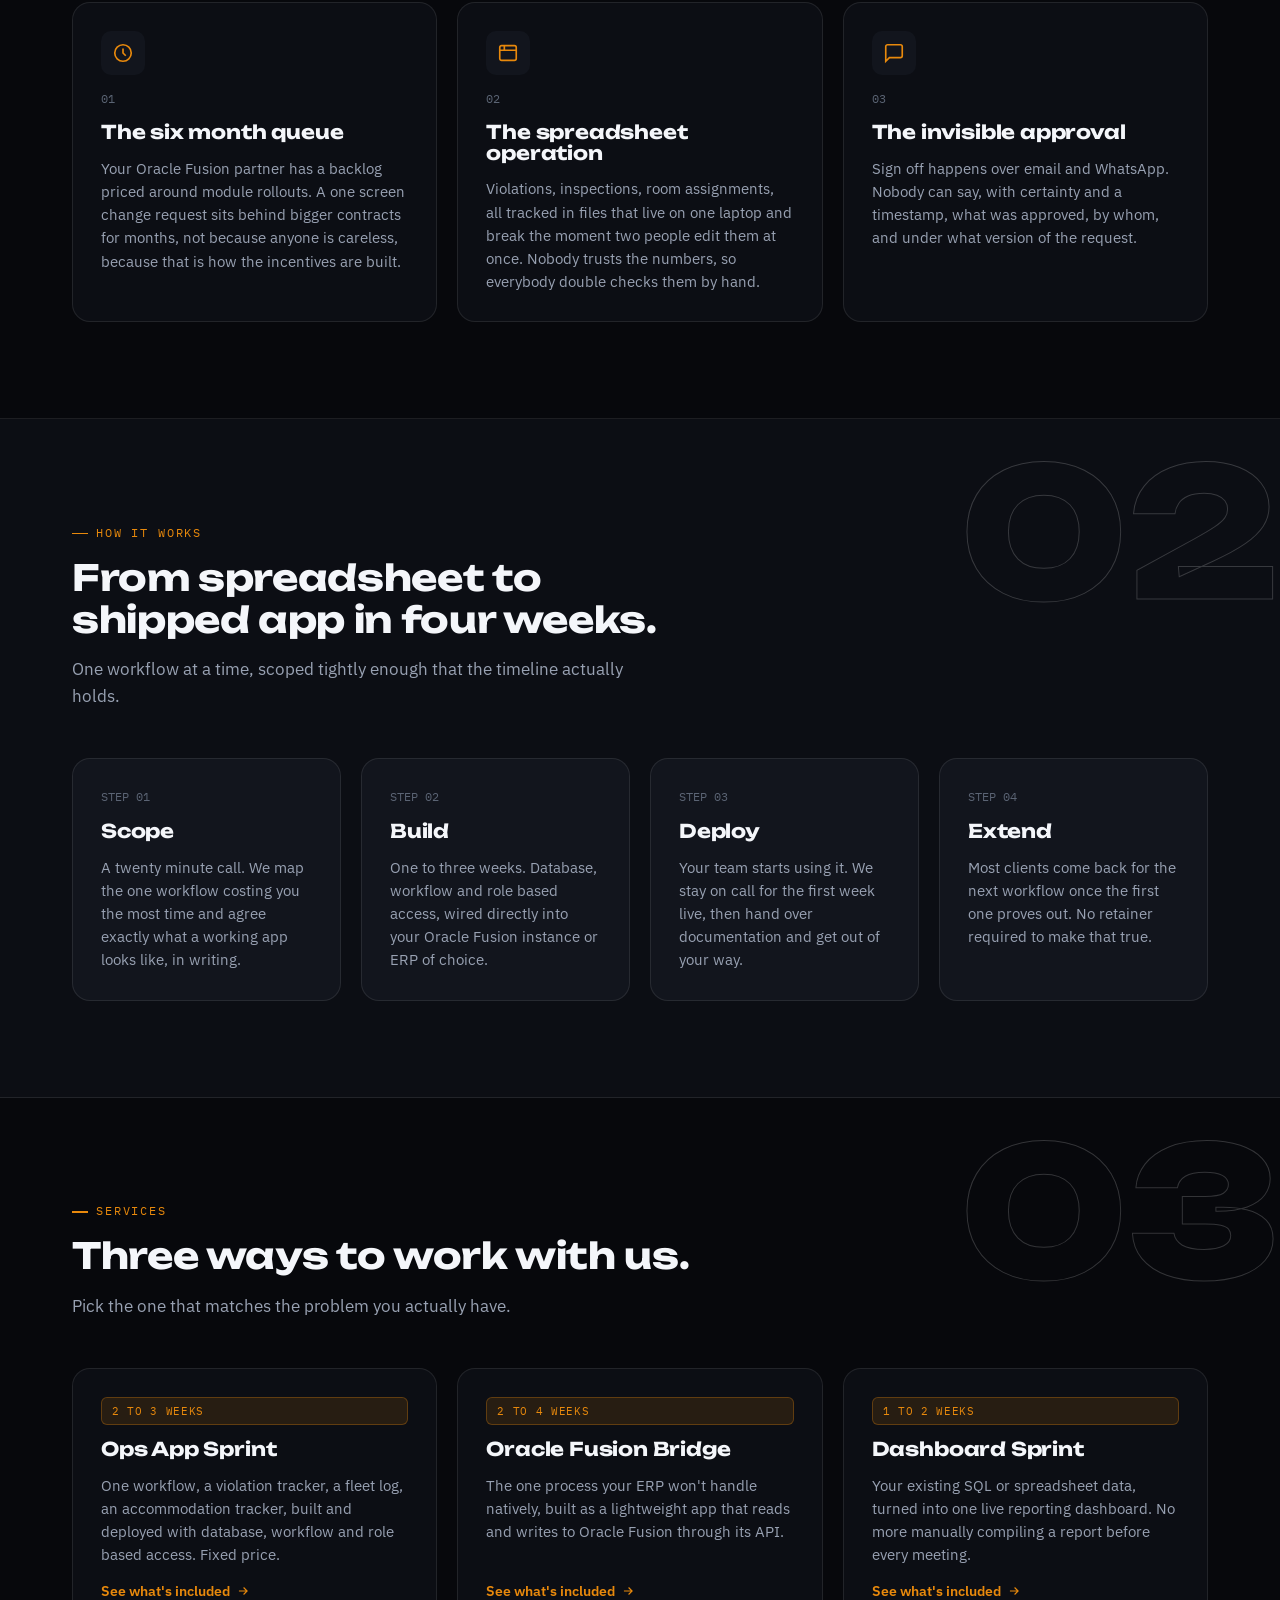
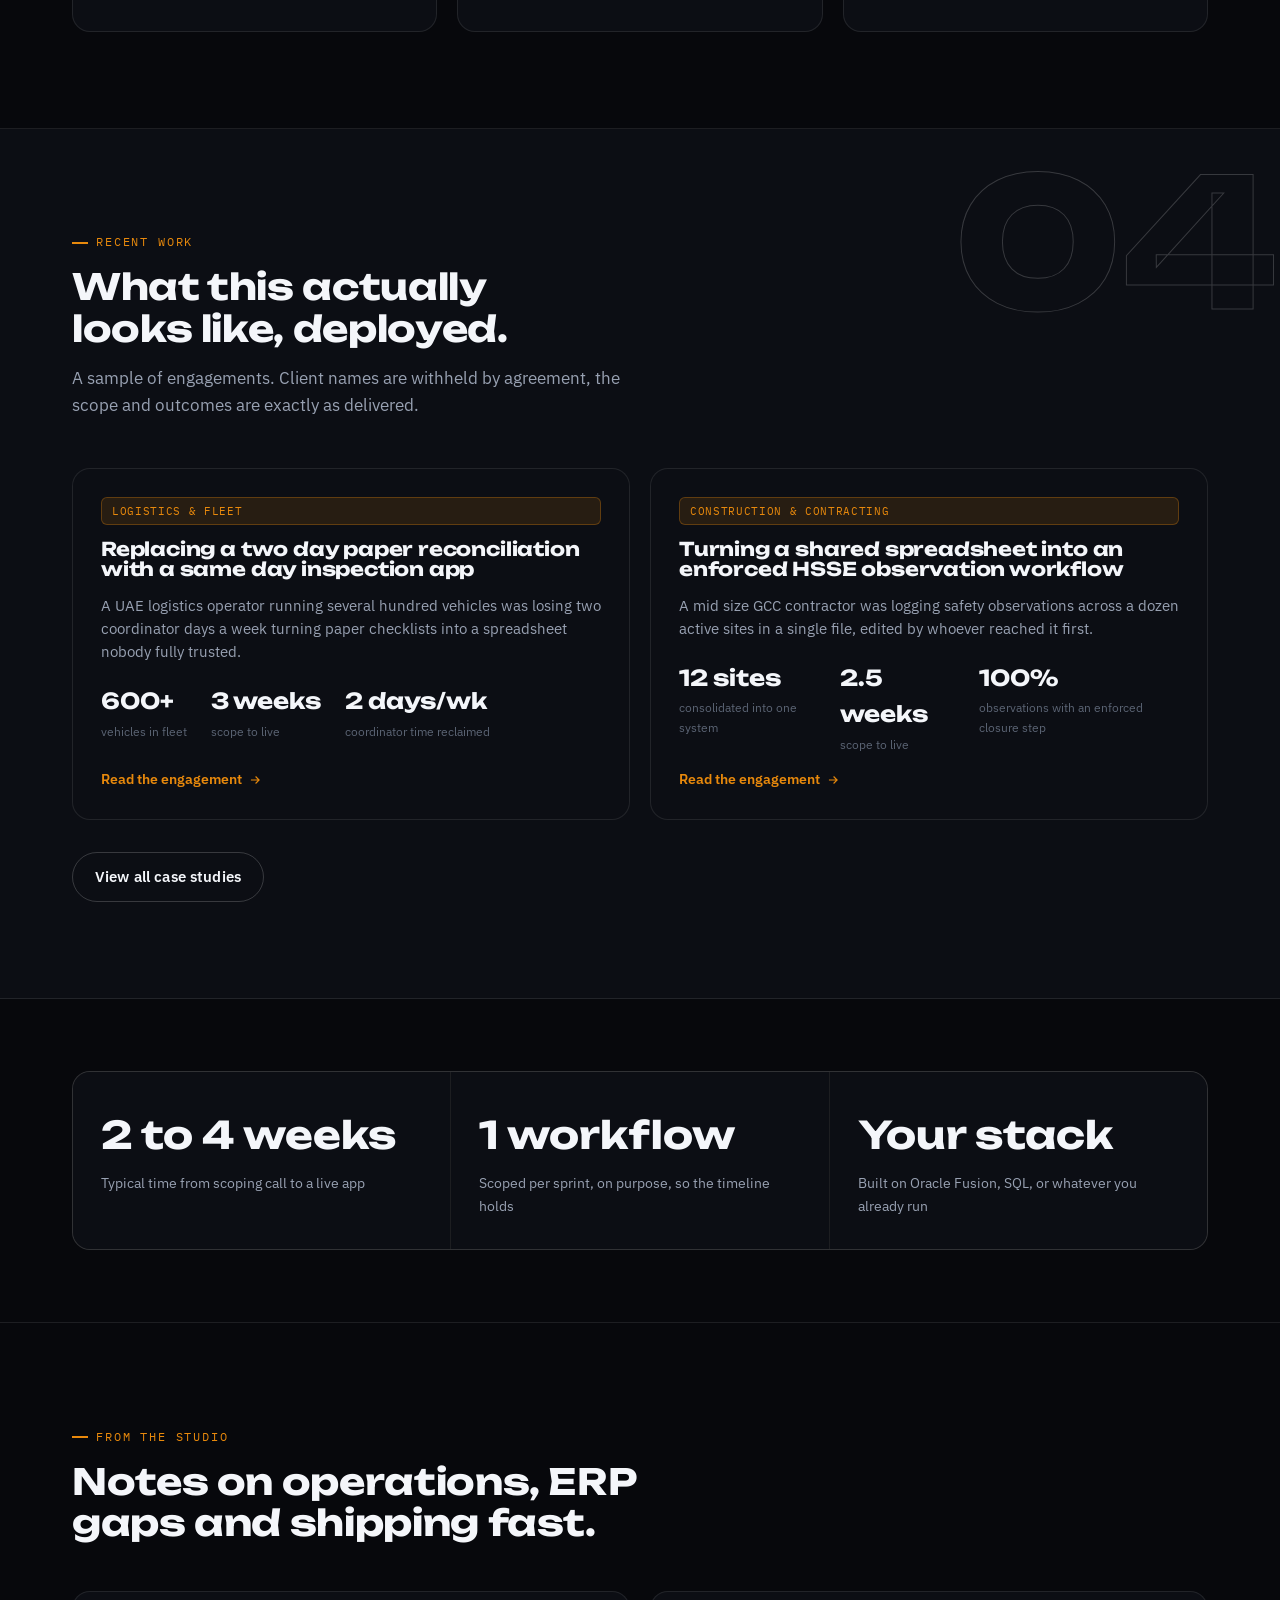
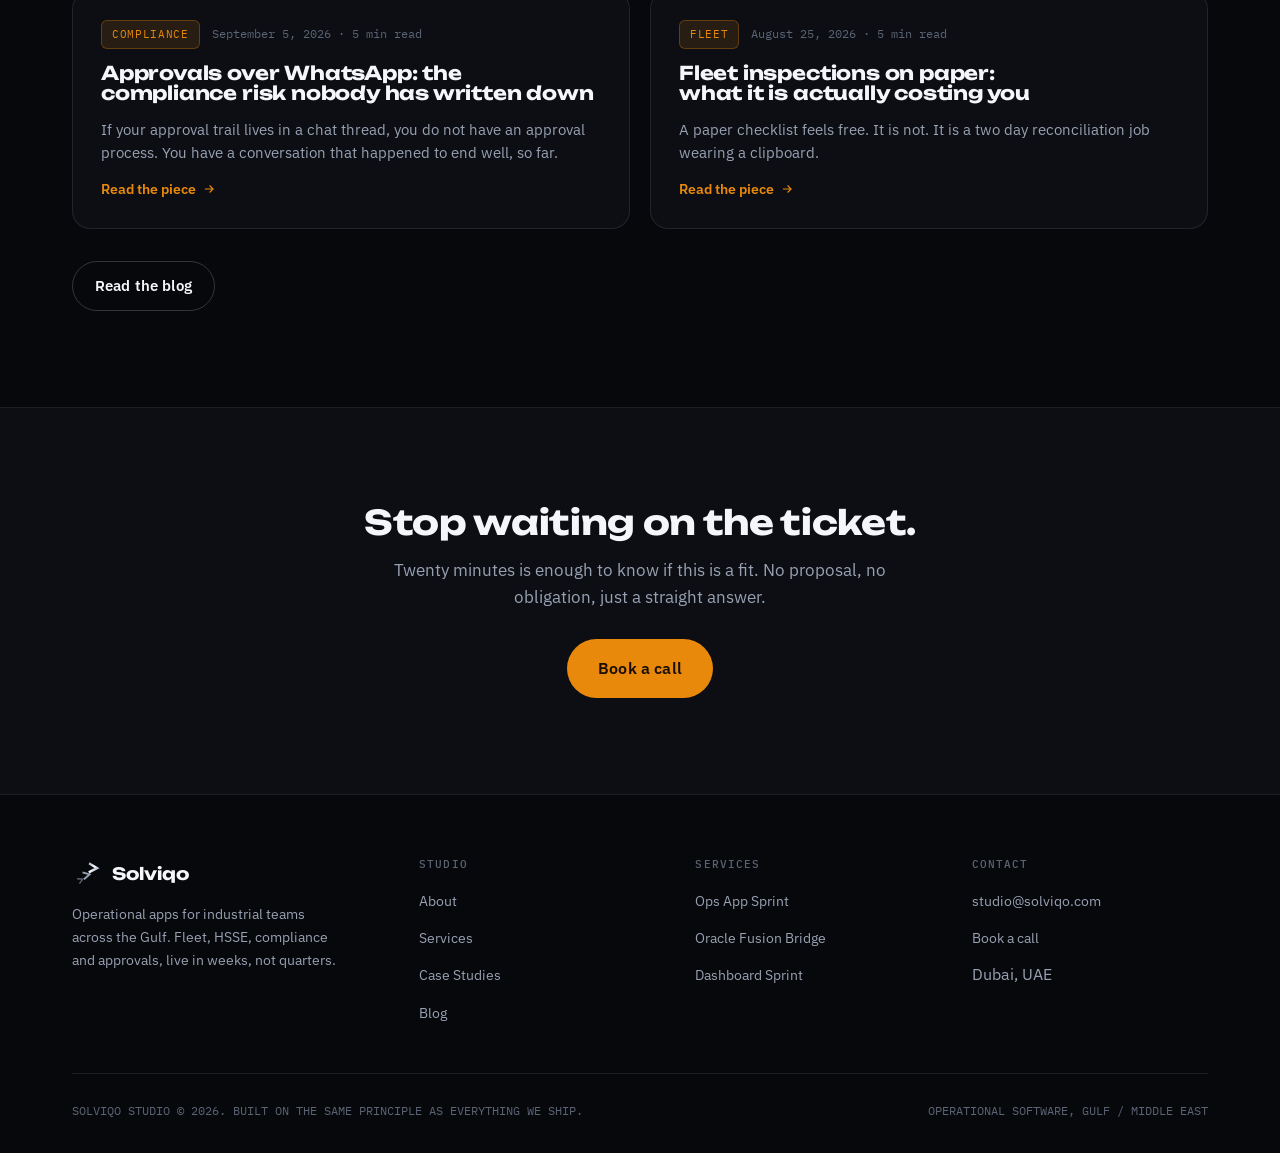
<file: v1/index.html>
<!doctype html>
<html lang="en">
<head>
<meta charset="utf-8">
<meta name="viewport" content="width=device-width, initial-scale=1">
<title>Solviqo · Operational apps for industrial teams</title>
<meta name="description" content="Solviqo builds the fleet, HSSE, compliance and approvals apps your ERP will not, live in two to four weeks and wired into Oracle Fusion or whatever you already run.">
<link rel="icon" type="image/svg+xml" href="data:image/svg+xml,%3Csvg xmlns='http://www.w3.org/2000/svg' viewBox='0 0 240 240'%3E%3Crect width='240' height='240' rx='48' fill='%230D1117'/%3E%3Cg transform='translate(70,168) rotate(-25) scale(0.62)'%3E%3Cpolyline points='-27,-30 28,0 -27,30' fill='none' stroke='%235B6474' stroke-width='18'/%3E%3C/g%3E%3Cg transform='translate(118,128) rotate(-12) scale(0.82)'%3E%3Cpolyline points='-27,-30 28,0 -27,30' fill='none' stroke='%239AA4B2' stroke-width='18'/%3E%3C/g%3E%3Cg transform='translate(172,72) rotate(2) scale(1.05)'%3E%3Cpolyline points='-27,-30 28,0 -27,30' fill='none' stroke='%23F4F6FA' stroke-width='18'/%3E%3C/g%3E%3C/svg%3E">
<link rel="preconnect" href="https://fonts.googleapis.com">
<link rel="preconnect" href="https://fonts.gstatic.com" crossorigin>
<link rel="stylesheet" href="https://fonts.googleapis.com/css2?family=Unbounded:wght@400;600;700;800;900&family=IBM+Plex+Sans:wght@400;500;600;700&family=IBM+Plex+Mono:wght@400;500;600&display=swap">
<link rel="stylesheet" href="assets/site.css">
</head>
<body>

<div id="introLoader" class="intro-loader">
  <svg viewBox="0 0 240 240" class="intro-mark" aria-hidden="true">
    <g class="seg seg-1"><g transform="translate(70,168) rotate(-25) scale(0.62)"><polyline points="-27,-30 28,0 -27,30" fill="none" stroke="#5B6474" stroke-width="18" stroke-linecap="square"/></g></g>
    <g class="seg seg-2"><g transform="translate(118,128) rotate(-12) scale(0.82)"><polyline points="-27,-30 28,0 -27,30" fill="none" stroke="#9AA4B2" stroke-width="18" stroke-linecap="square"/></g></g>
    <g class="seg seg-3"><g transform="translate(172,72) rotate(2) scale(1.05)"><polyline points="-27,-30 28,0 -27,30" fill="none" stroke="url(#gradChromeLoader)" stroke-width="18" stroke-linecap="square"/></g></g>
  </svg>
  <div class="intro-label">Solviqo &middot; calibrating</div>
</div>

<div id="scrollHud" class="scroll-hud">
  <span class="cur">01</span>
  <span class="bar"><i></i></span>
  <span class="total">06</span>
</div>

<svg width="0" height="0" style="position:absolute" aria-hidden="true">
  <defs><linearGradient id="gradChromeLoader" x1="0%" y1="0%" x2="100%" y2="100%"><stop offset="0%" stop-color="#B9C6DA"/><stop offset="45%" stop-color="#FFFFFF"/><stop offset="100%" stop-color="#8CA0BE"/></linearGradient></defs>
</svg>

<svg width="0" height="0" style="position:absolute" aria-hidden="true">
  <defs>
    <linearGradient id="gradChrome" x1="0%" y1="0%" x2="100%" y2="100%">
      <stop offset="0%" stop-color="#B9C6DA"/>
      <stop offset="45%" stop-color="#FFFFFF"/>
      <stop offset="100%" stop-color="#8CA0BE"/>
    </linearGradient>
  </defs>
</svg>

<header class="site-header">
  <div class="container nav-row">
    <a href="index.html" class="brand">
      <svg viewBox="0 0 240 240" class="brand-mark" aria-hidden="true">
        <g transform="translate(70,168) rotate(-25) scale(0.62)"><polyline points="-27,-30 28,0 -27,30" fill="none" stroke="#5B6474" stroke-width="18" stroke-linecap="square"/></g>
        <g transform="translate(118,128) rotate(-12) scale(0.82)"><polyline points="-27,-30 28,0 -27,30" fill="none" stroke="#9AA4B2" stroke-width="18" stroke-linecap="square"/></g>
        <g transform="translate(172,72) rotate(2) scale(1.05)"><polyline points="-27,-30 28,0 -27,30" fill="none" stroke="url(#gradChrome)" stroke-width="18" stroke-linecap="square"/></g>
      </svg>
      <span class="brand-word">Solviqo</span>
    </a>
    <div class="nav-right">
      <a href="contact.html" class="btn btn-primary btn-sm">Book a call</a>
      <button id="navToggle" class="nav-toggle" aria-label="Toggle menu" aria-expanded="false">
        <span class="ln"></span><span class="ln"></span>
      </button>
    </div>
  </div>
</header>

<div id="navLinks" class="nav-links">
  <div class="container nav-links-inner">
    <nav>
      <a href="index.html" class="active"><span class="idx">01</span>Home</a>
      <a href="about.html"><span class="idx">02</span>About</a>
      <a href="services.html"><span class="idx">03</span>Services</a>
      <a href="case-studies.html"><span class="idx">04</span>Case Studies</a>
      <a href="blog.html"><span class="idx">05</span>Blog</a>
      <a href="contact.html"><span class="idx">06</span>Contact</a>
    </nav>
    <div class="nav-foot">
      <a href="mailto:studio@solviqo.com">studio@solviqo.com</a>
      <a href="contact.html" class="btn btn-primary">Book a call</a>
      <span>Dubai, UAE</span>
    </div>
  </div>
</div>

<main>

  <!-- HERO -->
  <section class="hero" data-hud="hero">
    <div class="container hero-grid">
      <div>
        <span class="eyebrow">Operational software for industrial teams</span>
        <h1>Your ERP won't build this. We will, in four weeks or less.</h1>
        <p class="lede">Solviqo builds the fleet, HSSE, compliance and approvals apps your operations team actually needs, wired directly into Oracle Fusion or whatever ERP you already run. No six month ticket queue. No more spreadsheets holding your operation together.</p>
        <div class="hero-cta">
          <a href="contact.html" class="btn btn-primary btn-lg">Book a scoping call</a>
          <a href="services.html" class="btn btn-ghost btn-lg">See how it works</a>
        </div>
      </div>
      <div class="hero-visual">
        <svg viewBox="0 0 240 240" class="mark-hero" aria-hidden="true">
          <path d="M70,168 Q120,95 172,72" fill="none" stroke="#5B6474" stroke-width="1.5" stroke-dasharray="3 4" opacity="0.35"/>
          <g transform="translate(70,168) rotate(-25) scale(0.62)"><polyline points="-27,-30 28,0 -27,30" fill="none" stroke="#5B6474" stroke-width="18" stroke-linecap="square"/></g>
          <g transform="translate(118,128) rotate(-12) scale(0.82)"><polyline points="-27,-30 28,0 -27,30" fill="none" stroke="#9AA4B2" stroke-width="18" stroke-linecap="square"/></g>
          <g transform="translate(172,72) rotate(2) scale(1.05)"><polyline points="-27,-30 28,0 -27,30" fill="none" stroke="url(#gradChrome)" stroke-width="18" stroke-linecap="square"/></g>
        </svg>
      </div>
    </div>
  </section>

  <!-- INDUSTRIES STRIP -->
  <section class="section tight" style="padding-top:0;" data-hud="industries">
    <div class="container">
      <p class="eyebrow muted" style="margin-bottom:22px;">Built for people who run real operations</p>
      <div class="grid-4">
        <div class="tag" style="justify-content:center;padding:14px;font-size:12.5px;">Construction &amp; Contracting</div>
        <div class="tag" style="justify-content:center;padding:14px;font-size:12.5px;">Facilities Management</div>
        <div class="tag" style="justify-content:center;padding:14px;font-size:12.5px;">Logistics &amp; Fleet</div>
        <div class="tag" style="justify-content:center;padding:14px;font-size:12.5px;">Oil &amp; Gas</div>
      </div>
    </div>
  </section>

  <!-- THE GAP -->
  <section class="section section-rel" data-hud="gap">
    <span class="ghost-num">01</span>
    <div class="container">
      <div class="section-head">
        <span class="eyebrow">The gap</span>
        <h2>Somewhere between your ERP and your ops team, the work falls through.</h2>
        <p>Oracle Fusion can do almost anything, eventually. Your HSSE manager needs a violation logged today. So the real operation runs on spreadsheets, WhatsApp threads and someone's memory, while the system of record collects dust.</p>
      </div>
      <div class="grid-3">
        <div class="card">
          <div class="card-icon"><svg viewBox="0 0 24 24" fill="none" stroke="currentColor" stroke-width="1.8"><circle cx="12" cy="12" r="9"/><path d="M12 7v5l3 3"/></svg></div>
          <span class="num">01</span>
          <h3>The six month queue</h3>
          <p>Your Oracle Fusion partner has a backlog priced around module rollouts. A one screen change request sits behind bigger contracts for months, not because anyone is careless, because that is how the incentives are built.</p>
        </div>
        <div class="card">
          <div class="card-icon"><svg viewBox="0 0 24 24" fill="none" stroke="currentColor" stroke-width="1.8"><rect x="3" y="4" width="18" height="16" rx="2"/><path d="M3 9h18M8 4v5"/></svg></div>
          <span class="num">02</span>
          <h3>The spreadsheet operation</h3>
          <p>Violations, inspections, room assignments, all tracked in files that live on one laptop and break the moment two people edit them at once. Nobody trusts the numbers, so everybody double checks them by hand.</p>
        </div>
        <div class="card">
          <div class="card-icon"><svg viewBox="0 0 24 24" fill="none" stroke="currentColor" stroke-width="1.8"><path d="M21 15a2 2 0 0 1-2 2H7l-4 4V5a2 2 0 0 1 2-2h14a2 2 0 0 1 2 2z"/></svg></div>
          <span class="num">03</span>
          <h3>The invisible approval</h3>
          <p>Sign off happens over email and WhatsApp. Nobody can say, with certainty and a timestamp, what was approved, by whom, and under what version of the request.</p>
        </div>
      </div>
    </div>
  </section>

  <!-- HOW IT WORKS -->
  <section class="section section-rel" style="background:var(--ink-900);" data-hud="how">
    <span class="ghost-num">02</span>
    <div class="container">
      <div class="section-head">
        <span class="eyebrow">How it works</span>
        <h2>From spreadsheet to shipped app in four weeks.</h2>
        <p>One workflow at a time, scoped tightly enough that the timeline actually holds.</p>
      </div>
      <div class="grid-4">
        <div class="card" style="background:var(--ink-800);">
          <span class="num">STEP 01</span>
          <h3>Scope</h3>
          <p>A twenty minute call. We map the one workflow costing you the most time and agree exactly what a working app looks like, in writing.</p>
        </div>
        <div class="card" style="background:var(--ink-800);">
          <span class="num">STEP 02</span>
          <h3>Build</h3>
          <p>One to three weeks. Database, workflow and role based access, wired directly into your Oracle Fusion instance or ERP of choice.</p>
        </div>
        <div class="card" style="background:var(--ink-800);">
          <span class="num">STEP 03</span>
          <h3>Deploy</h3>
          <p>Your team starts using it. We stay on call for the first week live, then hand over documentation and get out of your way.</p>
        </div>
        <div class="card" style="background:var(--ink-800);">
          <span class="num">STEP 04</span>
          <h3>Extend</h3>
          <p>Most clients come back for the next workflow once the first one proves out. No retainer required to make that true.</p>
        </div>
      </div>
    </div>
  </section>

  <!-- SERVICES -->
  <section class="section section-rel" data-hud="services">
    <span class="ghost-num">03</span>
    <div class="container">
      <div class="section-head">
        <span class="eyebrow">Services</span>
        <h2>Three ways to work with us.</h2>
        <p>Pick the one that matches the problem you actually have.</p>
      </div>
      <div class="grid-3">
        <a href="services.html#ops-app-sprint" class="card">
          <span class="tag amber">2 to 3 weeks</span>
          <h3>Ops App Sprint</h3>
          <p>One workflow, a violation tracker, a fleet log, an accommodation tracker, built and deployed with database, workflow and role based access. Fixed price.</p>
          <span class="card-link">See what's included <svg viewBox="0 0 24 24" fill="none" stroke="currentColor" stroke-width="2"><path d="M5 12h14M13 6l6 6-6 6"/></svg></span>
        </a>
        <a href="services.html#oracle-fusion-bridge" class="card">
          <span class="tag amber">2 to 4 weeks</span>
          <h3>Oracle Fusion Bridge</h3>
          <p>The one process your ERP won't handle natively, built as a lightweight app that reads and writes to Oracle Fusion through its API.</p>
          <span class="card-link">See what's included <svg viewBox="0 0 24 24" fill="none" stroke="currentColor" stroke-width="2"><path d="M5 12h14M13 6l6 6-6 6"/></svg></span>
        </a>
        <a href="services.html#dashboard-sprint" class="card">
          <span class="tag amber">1 to 2 weeks</span>
          <h3>Dashboard Sprint</h3>
          <p>Your existing SQL or spreadsheet data, turned into one live reporting dashboard. No more manually compiling a report before every meeting.</p>
          <span class="card-link">See what's included <svg viewBox="0 0 24 24" fill="none" stroke="currentColor" stroke-width="2"><path d="M5 12h14M13 6l6 6-6 6"/></svg></span>
        </a>
      </div>
    </div>
  </section>

  <!-- CASE STUDY TEASER -->
  <section class="section section-rel" style="background:var(--ink-900);" data-hud="work">
    <span class="ghost-num">04</span>
    <div class="container">
      <div class="section-head">
        <span class="eyebrow">Recent work</span>
        <h2>What this actually looks like, deployed.</h2>
        <p>A sample of engagements. Client names are withheld by agreement, the scope and outcomes are exactly as delivered.</p>
      </div>
      <div id="homeCaseTeaser" class="grid-2"></div>
      <div style="margin-top:32px;"><a href="case-studies.html" class="btn btn-ghost">View all case studies</a></div>
    </div>
  </section>

  <!-- STATS -->
  <section class="section tight" data-hud="stats">
    <div class="container">
      <div class="stat-band">
        <div class="stat"><div class="v">2 to 4 weeks</div><div class="l">Typical time from scoping call to a live app</div></div>
        <div class="stat"><div class="v">1 workflow</div><div class="l">Scoped per sprint, on purpose, so the timeline holds</div></div>
        <div class="stat"><div class="v">Your stack</div><div class="l">Built on Oracle Fusion, SQL, or whatever you already run</div></div>
      </div>
    </div>
  </section>

  <!-- BLOG TEASER -->
  <section class="section" data-hud="blog">
    <div class="container">
      <div class="section-head">
        <span class="eyebrow">From the studio</span>
        <h2>Notes on operations, ERP gaps and shipping fast.</h2>
      </div>
      <div id="homePostTeaser" class="grid-2"></div>
      <div style="margin-top:32px;"><a href="blog.html" class="btn btn-ghost">Read the blog</a></div>
    </div>
  </section>

  <!-- FINAL CTA -->
  <section class="section" style="border-bottom:none;background:var(--ink-900);" data-hud="cta">
    <div class="container center" style="max-width:640px;margin:0 auto;">
      <h2 style="font-size:34px;">Stop waiting on the ticket.</h2>
      <p class="muted" style="margin-top:16px;font-size:16.5px;">Twenty minutes is enough to know if this is a fit. No proposal, no obligation, just a straight answer.</p>
      <div style="margin-top:28px;"><a href="contact.html" class="btn btn-primary btn-lg">Book a call</a></div>
    </div>
  </section>

</main>

<footer class="site-footer">
  <div class="container">
    <div class="footer-top">
      <div class="footer-brand">
        <a href="index.html" class="brand">
          <svg viewBox="0 0 240 240" class="brand-mark" aria-hidden="true">
            <g transform="translate(70,168) rotate(-25) scale(0.62)"><polyline points="-27,-30 28,0 -27,30" fill="none" stroke="#5B6474" stroke-width="18" stroke-linecap="square"/></g>
            <g transform="translate(118,128) rotate(-12) scale(0.82)"><polyline points="-27,-30 28,0 -27,30" fill="none" stroke="#9AA4B2" stroke-width="18" stroke-linecap="square"/></g>
            <g transform="translate(172,72) rotate(2) scale(1.05)"><polyline points="-27,-30 28,0 -27,30" fill="none" stroke="url(#gradChrome)" stroke-width="18" stroke-linecap="square"/></g>
          </svg>
          <span class="brand-word">Solviqo</span>
        </a>
        <p>Operational apps for industrial teams across the Gulf. Fleet, HSSE, compliance and approvals, live in weeks, not quarters.</p>
      </div>
      <div class="footer-col">
        <h4>Studio</h4>
        <ul>
          <li><a href="about.html">About</a></li>
          <li><a href="services.html">Services</a></li>
          <li><a href="case-studies.html">Case Studies</a></li>
          <li><a href="blog.html">Blog</a></li>
        </ul>
      </div>
      <div class="footer-col">
        <h4>Services</h4>
        <ul>
          <li><a href="services.html#ops-app-sprint">Ops App Sprint</a></li>
          <li><a href="services.html#oracle-fusion-bridge">Oracle Fusion Bridge</a></li>
          <li><a href="services.html#dashboard-sprint">Dashboard Sprint</a></li>
        </ul>
      </div>
      <div class="footer-col">
        <h4>Contact</h4>
        <ul>
          <li><a href="mailto:studio@solviqo.com">studio@solviqo.com</a></li>
          <li><a href="contact.html">Book a call</a></li>
          <li><span class="muted">Dubai, UAE</span></li>
        </ul>
      </div>
    </div>
    <div class="footer-bottom">
      <p>SOLVIQO STUDIO &copy; 2026. BUILT ON THE SAME PRINCIPLE AS EVERYTHING WE SHIP.</p>
      <p>OPERATIONAL SOFTWARE, GULF / MIDDLE EAST</p>
    </div>
  </div>
</footer>

<script src="assets/site.js"></script>
</body>
</html>
</file>
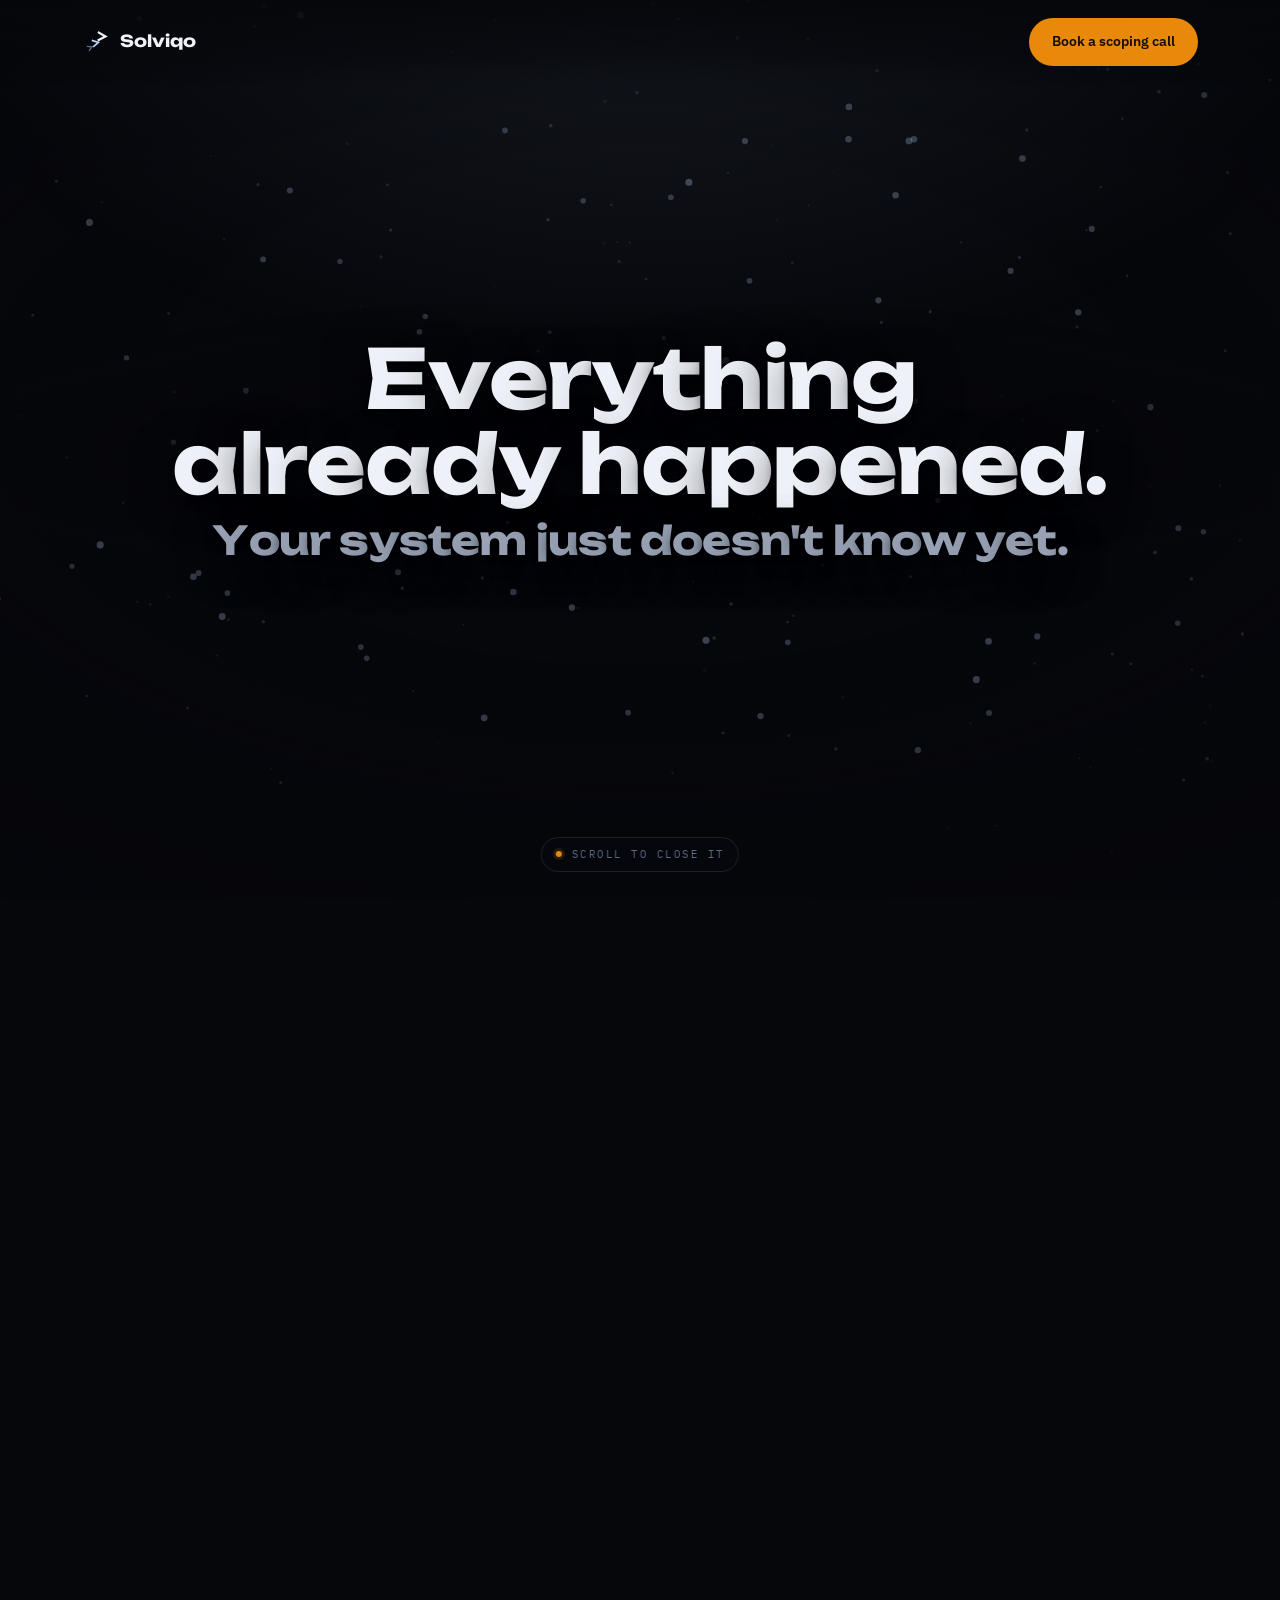
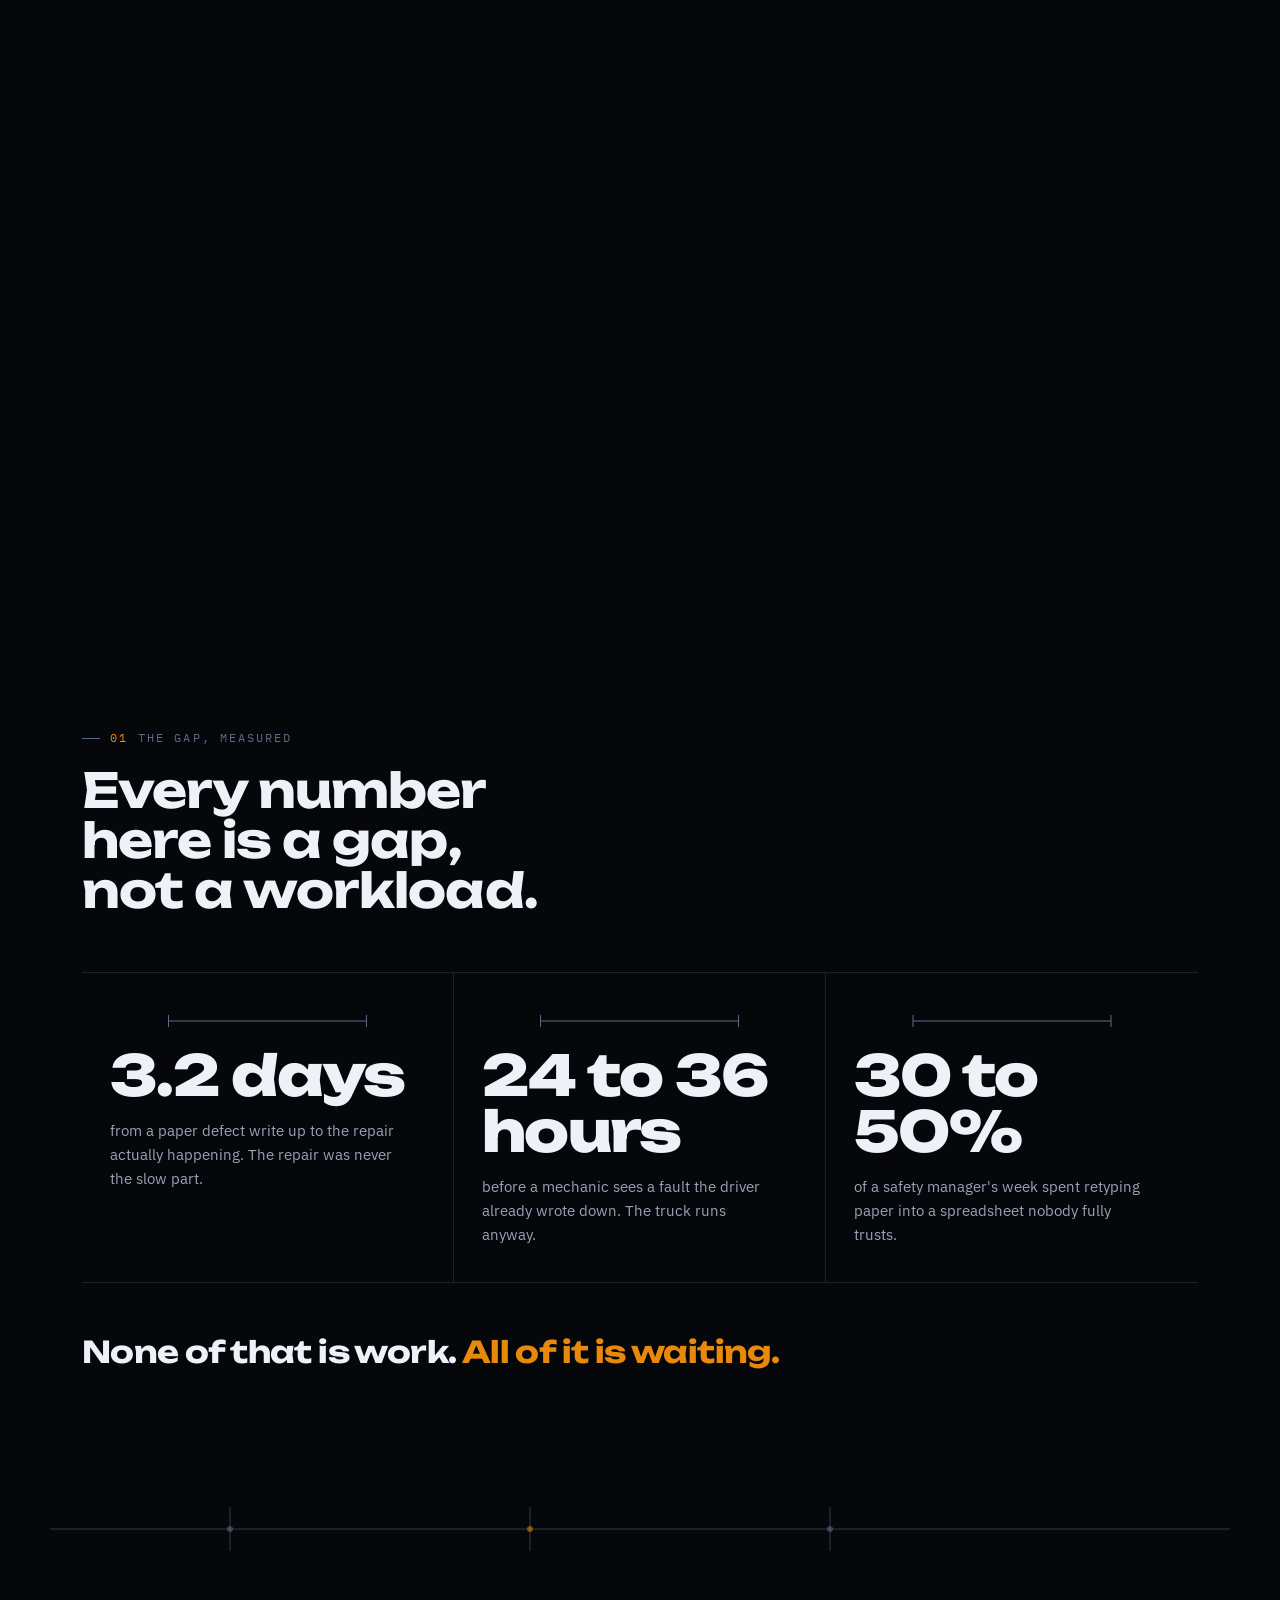
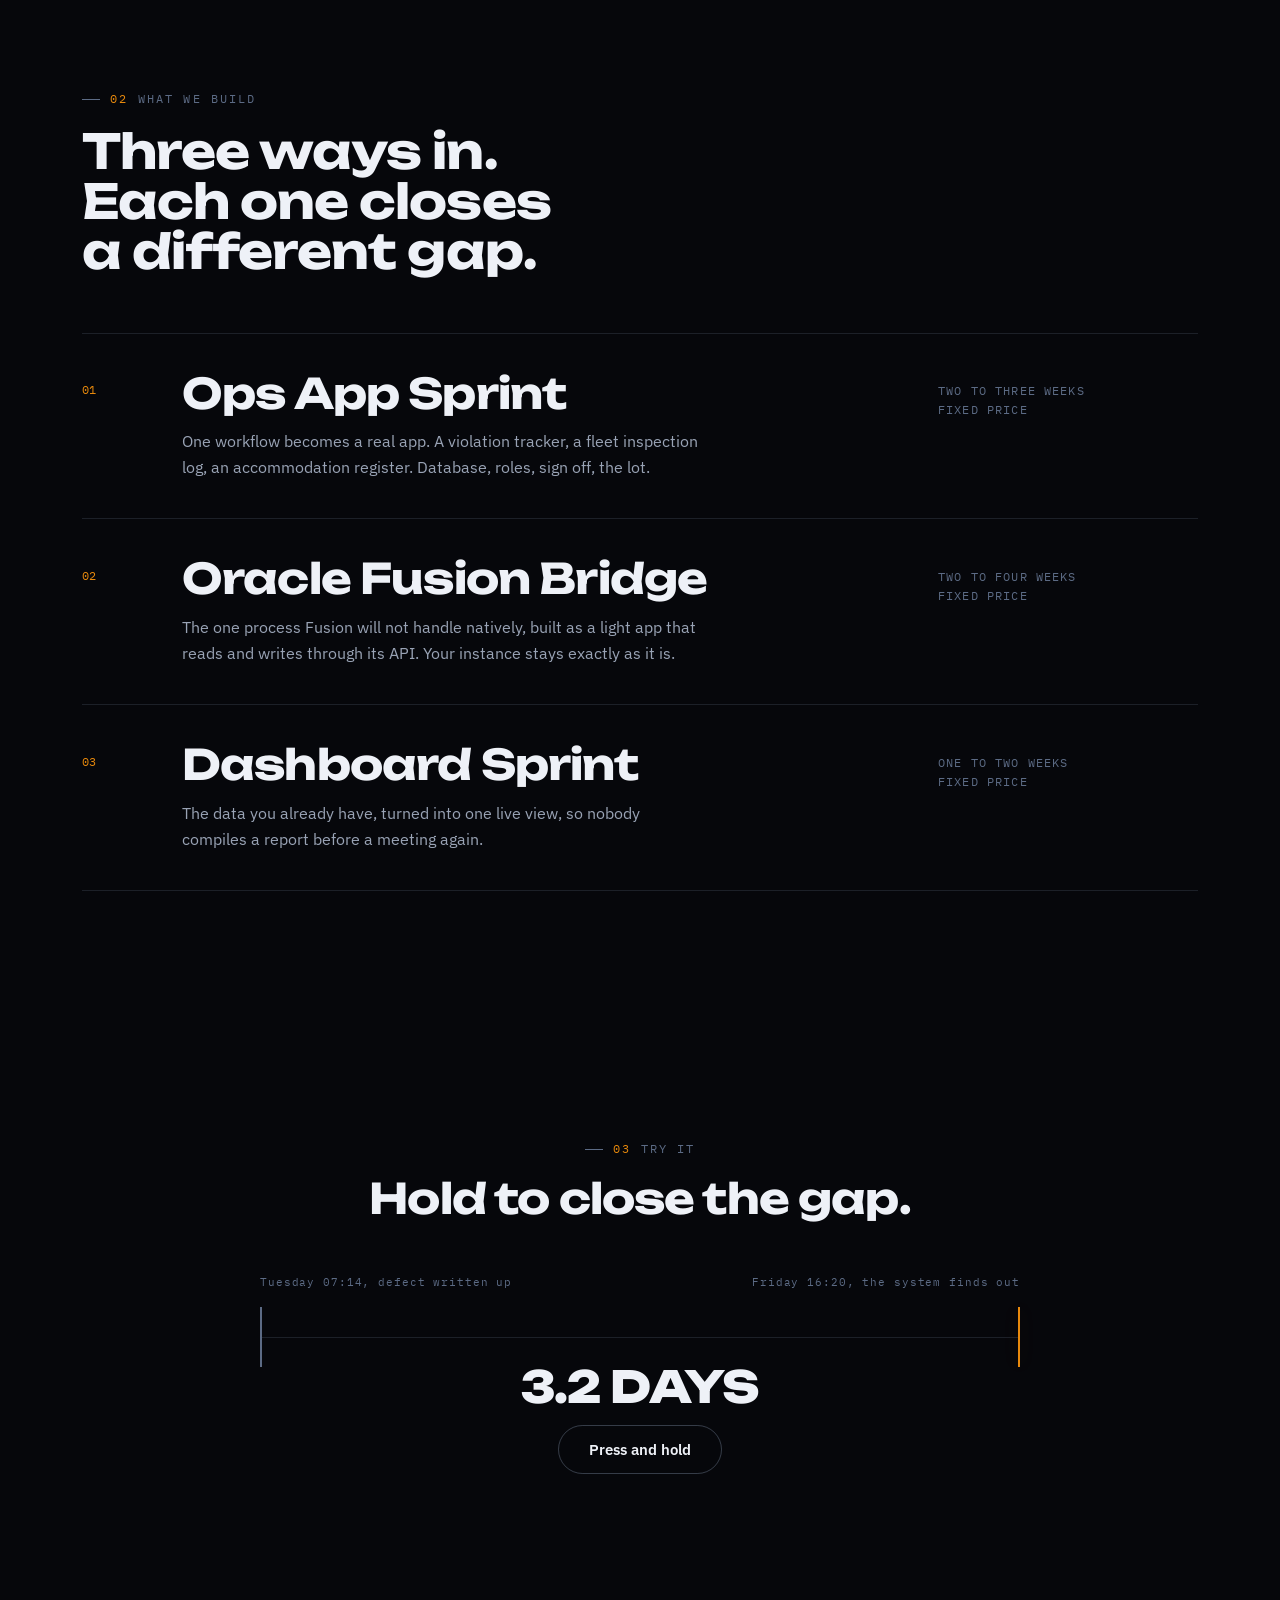
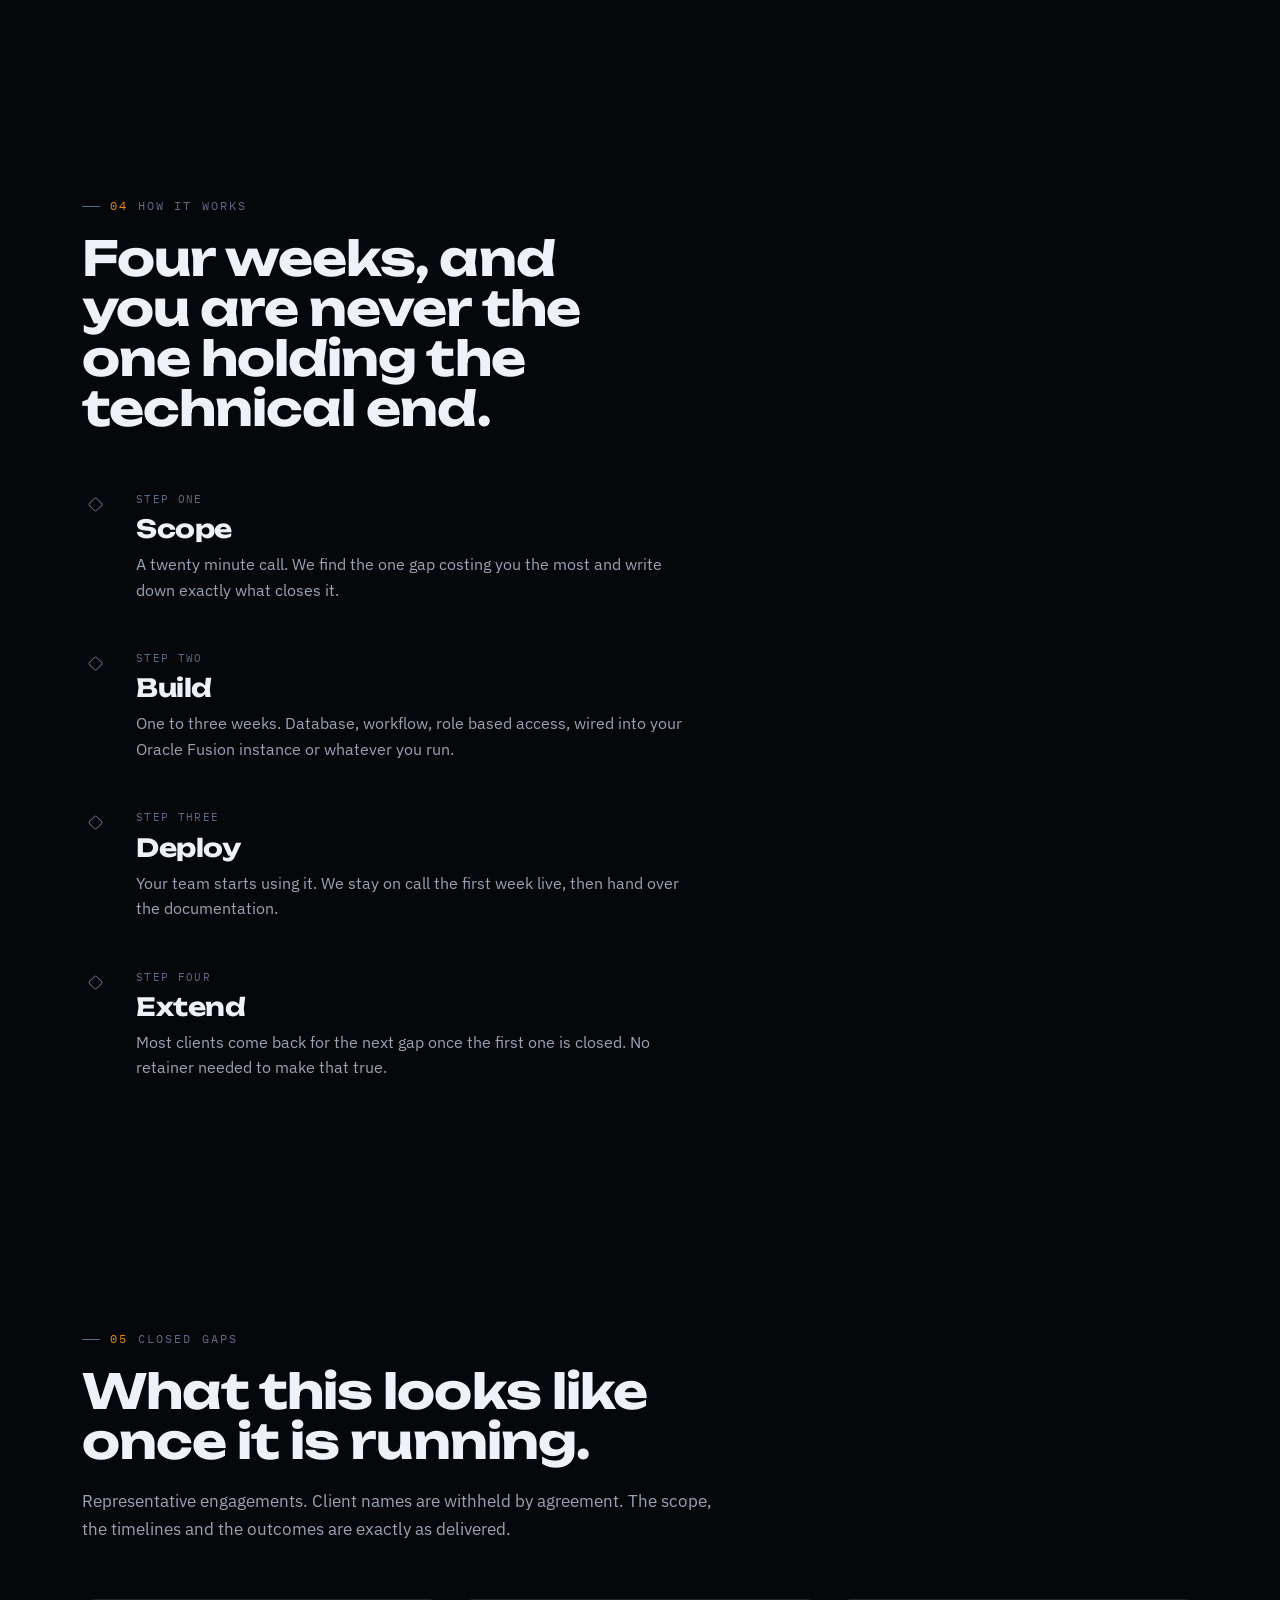
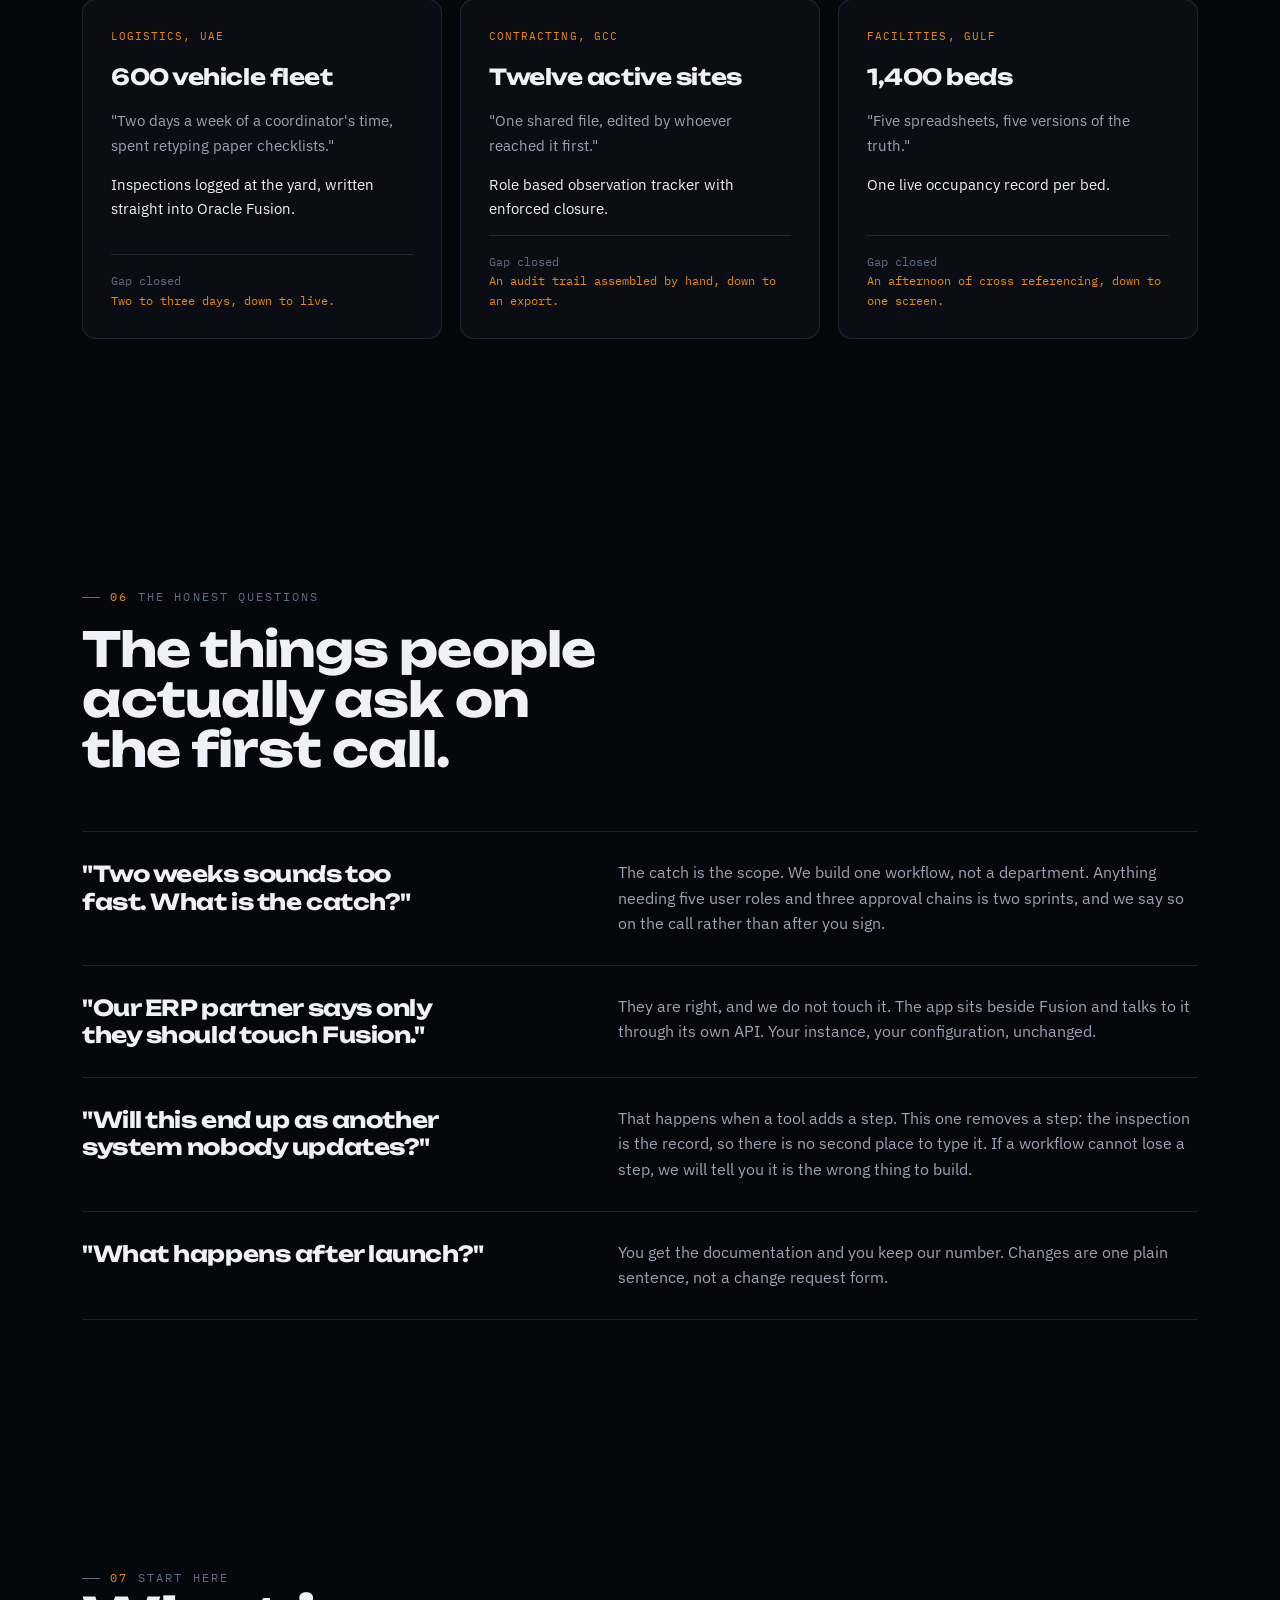
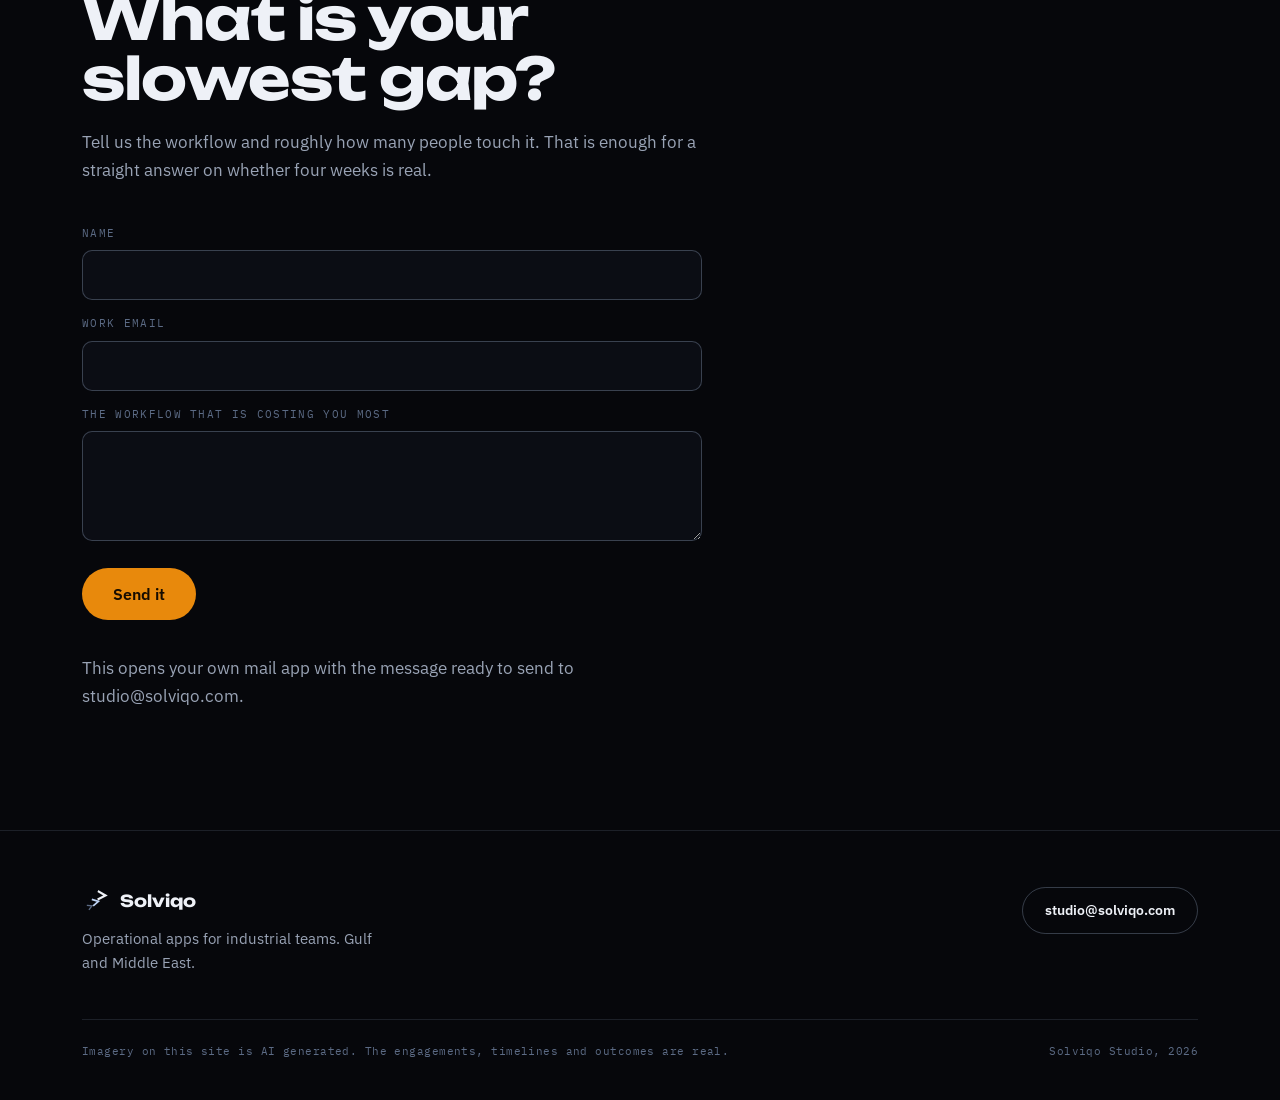
<file: v2/index.html>
<!doctype html>
<html lang="en">
<head>
<meta charset="utf-8">
<meta name="viewport" content="width=device-width, initial-scale=1">
<title>Solviqo, close the gap</title>
<meta name="description" content="Fleet, HSSE and compliance apps your ERP will not build. Live in four weeks, wired into what you already run.">
<meta name="theme-color" content="#06070B">
<meta property="og:title" content="Solviqo, close the gap">
<meta property="og:description" content="Fleet, HSSE and compliance apps your ERP will not build. Live in four weeks, wired into what you already run.">
<meta property="og:type" content="website">
<meta property="og:url" content="https://nisarg2810.github.io/Solviqo/v2/">
<meta property="og:image" content="https://nisarg2810.github.io/Solviqo/v2/assets/og.png">
<meta name="twitter:card" content="summary_large_image">
<link rel="icon" type="image/svg+xml" href="data:image/svg+xml,%3Csvg xmlns='http://www.w3.org/2000/svg' viewBox='0 0 240 240'%3E%3Crect width='240' height='240' rx='48' fill='%2306070B'/%3E%3Cg transform='translate(70,168) rotate(-25) scale(0.62)'%3E%3Cpolyline points='-27,-30 28,0 -27,30' fill='none' stroke='%235C6B85' stroke-width='18'/%3E%3C/g%3E%3Cg transform='translate(118,128) rotate(-12) scale(0.82)'%3E%3Cpolyline points='-27,-30 28,0 -27,30' fill='none' stroke='%23BFD4F5' stroke-width='18'/%3E%3C/g%3E%3Cg transform='translate(172,72) rotate(2) scale(1.05)'%3E%3Cpolyline points='-27,-30 28,0 -27,30' fill='none' stroke='%23EEF1F7' stroke-width='18'/%3E%3C/g%3E%3C/svg%3E">
<link rel="preconnect" href="https://fonts.googleapis.com">
<link rel="preconnect" href="https://fonts.gstatic.com" crossorigin>
<link rel="stylesheet" href="https://fonts.googleapis.com/css2?family=Unbounded:wght@700;800&family=IBM+Plex+Sans:wght@400;500&family=IBM+Plex+Mono:wght@400;500&display=swap">
<link rel="stylesheet" href="assets/site.css">
</head>
<body>

<a class="skip" href="#main">Skip to content</a>

<div class="env" aria-hidden="true"><canvas id="envCanvas"></canvas></div>

<header class="site-header">
  <div class="wrap nav-row">
    <a class="brand" href="#main" aria-label="Solviqo, back to top">
      <svg viewBox="0 0 240 240" aria-hidden="true">
        <g transform="translate(70,168) rotate(-25) scale(0.62)"><polyline points="-27,-30 28,0 -27,30" fill="none" stroke="#5C6B85" stroke-width="18" stroke-linecap="square"/></g>
        <g transform="translate(118,128) rotate(-12) scale(0.82)"><polyline points="-27,-30 28,0 -27,30" fill="none" stroke="#BFD4F5" stroke-width="18" stroke-linecap="square"/></g>
        <g transform="translate(172,72) rotate(2) scale(1.05)"><polyline points="-27,-30 28,0 -27,30" fill="none" stroke="#EEF1F7" stroke-width="18" stroke-linecap="square"/></g>
      </svg>
      <span>Solviqo</span>
    </a>
    <a class="btn btn-primary" href="#close">Book a scoping call</a>
  </div>
</header>

<!-- ============ HERO ============ -->
<section class="hero" id="hero" aria-label="Introduction">
  <div class="stage">
    <canvas id="heroCanvas" aria-hidden="true"></canvas>
    <div class="scrim" aria-hidden="true"></div>

    <div class="bands">
      <div class="band e-scatter" data-ramp="0.05">
        <h1 data-split="scatter">Everything already happened.</h1>
        <p class="sub" data-split="scatter">Your system just doesn't know yet.</p>
      </div>

      <div class="band e-snap">
        <h2 data-split="snap">The defect was logged Tuesday.</h2>
        <p class="sub" data-split="snap">The system found out Friday.</p>
      </div>

      <div class="band e-settle">
        <h2 data-split="settle">Close the gap.</h2>
        <p class="lede">Fleet, HSSE and compliance apps your ERP will not build. Live in four weeks, wired into what you already run.</p>
        <div class="cta-row"><a class="btn btn-primary btn-lg" href="#close">Book a scoping call</a></div>
      </div>
    </div>

    <div class="static-hero">
      <h1>Close the gap.</h1>
      <p class="lede">Fleet, HSSE and compliance apps your ERP will not build. Live in four weeks, wired into what you already run.</p>
      <div class="cta-row"><a class="btn btn-primary btn-lg" href="#close">Book a scoping call</a></div>
    </div>

    <div class="hud" id="hud" aria-hidden="true"><span class="dot"></span>Scroll to close it</div>
  </div>
</section>

<main id="main" tabindex="-1">

  <!-- ============ 1. THE GAP, MEASURED ============ -->
  <section class="section" data-reveal>
    <div class="wrap">
      <div class="section-head rise">
        <span class="kicker"><span class="n">01</span> The gap, measured</span>
        <h2>Every number here is a gap, not a workload.</h2>
      </div>

      <div class="gaps stagger">
        <div class="gap-item rise">
          <svg class="brk" viewBox="0 0 200 16" aria-hidden="true"><line x1="1" y1="2" x2="1" y2="14"/><line x1="1" y1="8" x2="199" y2="8"/><line x1="199" y1="2" x2="199" y2="14"/></svg>
          <div class="v">3.2 days</div>
          <p class="l">from a paper defect write up to the repair actually happening. The repair was never the slow part.</p>
        </div>
        <div class="gap-item rise">
          <svg class="brk" viewBox="0 0 200 16" aria-hidden="true"><line x1="1" y1="2" x2="1" y2="14"/><line x1="1" y1="8" x2="199" y2="8"/><line x1="199" y1="2" x2="199" y2="14"/></svg>
          <div class="v">24 to 36 hours</div>
          <p class="l">before a mechanic sees a fault the driver already wrote down. The truck runs anyway.</p>
        </div>
        <div class="gap-item rise">
          <svg class="brk" viewBox="0 0 200 16" aria-hidden="true"><line x1="1" y1="2" x2="1" y2="14"/><line x1="1" y1="8" x2="199" y2="8"/><line x1="199" y1="2" x2="199" y2="14"/></svg>
          <div class="v">30 to 50%</div>
          <p class="l">of a safety manager's week spent retyping paper into a spreadsheet nobody fully trusts.</p>
        </div>
      </div>

      <p class="gaps-close rise">None of that is work. <em>All of it is waiting.</em></p>
    </div>
  </section>

  <div class="divider wrap" data-reveal>
    <svg viewBox="0 0 1180 64" preserveAspectRatio="none" aria-hidden="true">
      <line x1="0" y1="32" x2="1180" y2="32"/>
      <line x1="180" y1="10" x2="180" y2="54"/>
      <line x1="480" y1="10" x2="480" y2="54"/>
      <line x1="780" y1="10" x2="780" y2="54"/>
      <circle cx="180" cy="32" r="3"/>
      <circle cx="480" cy="32" r="3" class="live"/>
      <circle cx="780" cy="32" r="3"/>
    </svg>
  </div>

  <!-- ============ 2. WHAT WE BUILD ============ -->
  <section class="section" data-reveal>
    <div class="wrap">
      <div class="section-head rise">
        <span class="kicker"><span class="n">02</span> What we build</span>
        <h2>Three ways in. Each one closes a different gap.</h2>
      </div>

      <div class="stagger">
        <div class="build-row rise">
          <div class="idx">01</div>
          <div>
            <h3>Ops App Sprint</h3>
            <p>One workflow becomes a real app. A violation tracker, a fleet inspection log, an accommodation register. Database, roles, sign off, the lot.</p>
          </div>
          <div class="meta">Two to three weeks<br>Fixed price</div>
        </div>
        <div class="build-row rise">
          <div class="idx">02</div>
          <div>
            <h3>Oracle Fusion Bridge</h3>
            <p>The one process Fusion will not handle natively, built as a light app that reads and writes through its API. Your instance stays exactly as it is.</p>
          </div>
          <div class="meta">Two to four weeks<br>Fixed price</div>
        </div>
        <div class="build-row rise">
          <div class="idx">03</div>
          <div>
            <h3>Dashboard Sprint</h3>
            <p>The data you already have, turned into one live view, so nobody compiles a report before a meeting again.</p>
          </div>
          <div class="meta">One to two weeks<br>Fixed price</div>
        </div>
      </div>
    </div>
  </section>

  <!-- ============ 3. HOLD TO CLOSE THE GAP ============ -->
  <section class="section" data-reveal>
    <div class="wrap">
      <div class="hold-wrap rise">
        <span class="kicker"><span class="n">03</span> Try it</span>
        <h2 style="font-size:clamp(26px,3.6vw,42px);margin-top:18px;">Hold to close the gap.</h2>

        <div class="timeline" id="timeline">
          <div class="tl-line"></div>
          <span class="tl-label a">Tuesday 07:14, defect written up</span>
          <span class="tl-label b">Friday 16:20, the system finds out</span>
          <div class="tl-mark a"></div>
          <div class="tl-mark b"></div>
          <div class="tl-read" id="gapRead">3.2 DAYS</div>
        </div>

        <button class="hold-btn" id="holdBtn" aria-pressed="false">Press and hold</button>
        <p class="hold-done" id="holdDone">That is the entire product.</p>
      </div>
    </div>
  </section>

  <!-- ============ 4. HOW IT WORKS ============ -->
  <section class="section" data-reveal>
    <div class="wrap">
      <div class="section-head rise">
        <span class="kicker"><span class="n">04</span> How it works</span>
        <h2>Four weeks, and you are never the one holding the technical end.</h2>
      </div>

      <div class="steps" id="steps">
        <div class="spine" aria-hidden="true"><i></i></div>
        <div class="step rise">
          <span class="t">Step one</span>
          <h3>Scope</h3>
          <p>A twenty minute call. We find the one gap costing you the most and write down exactly what closes it.</p>
        </div>
        <div class="step rise">
          <span class="t">Step two</span>
          <h3>Build</h3>
          <p>One to three weeks. Database, workflow, role based access, wired into your Oracle Fusion instance or whatever you run.</p>
        </div>
        <div class="step rise">
          <span class="t">Step three</span>
          <h3>Deploy</h3>
          <p>Your team starts using it. We stay on call the first week live, then hand over the documentation.</p>
        </div>
        <div class="step rise">
          <span class="t">Step four</span>
          <h3>Extend</h3>
          <p>Most clients come back for the next gap once the first one is closed. No retainer needed to make that true.</p>
        </div>
      </div>
    </div>
  </section>

  <!-- ============ 5. CLOSED GAPS ============ -->
  <section class="section" data-reveal>
    <div class="wrap">
      <div class="section-head rise">
        <span class="kicker"><span class="n">05</span> Closed gaps</span>
        <h2>What this looks like once it is running.</h2>
        <p>Representative engagements. Client names are withheld by agreement. The scope, the timelines and the outcomes are exactly as delivered.</p>
      </div>

      <div class="cases stagger">
        <div class="case rise">
          <span class="tag">Logistics, UAE</span>
          <div class="scale">600 vehicle fleet</div>
          <p class="quote">"Two days a week of a coordinator's time, spent retyping paper checklists."</p>
          <p class="built">Inspections logged at the yard, written straight into Oracle Fusion.</p>
          <div class="closed">Gap closed<br><b>Two to three days, down to live.</b></div>
        </div>
        <div class="case rise">
          <span class="tag">Contracting, GCC</span>
          <div class="scale">Twelve active sites</div>
          <p class="quote">"One shared file, edited by whoever reached it first."</p>
          <p class="built">Role based observation tracker with enforced closure.</p>
          <div class="closed">Gap closed<br><b>An audit trail assembled by hand, down to an export.</b></div>
        </div>
        <div class="case rise">
          <span class="tag">Facilities, Gulf</span>
          <div class="scale">1,400 beds</div>
          <p class="quote">"Five spreadsheets, five versions of the truth."</p>
          <p class="built">One live occupancy record per bed.</p>
          <div class="closed">Gap closed<br><b>An afternoon of cross referencing, down to one screen.</b></div>
        </div>
      </div>
    </div>
  </section>

  <!-- ============ 6. THE HONEST QUESTIONS ============ -->
  <section class="section" data-reveal>
    <div class="wrap">
      <div class="section-head rise">
        <span class="kicker"><span class="n">06</span> The honest questions</span>
        <h2>The things people actually ask on the first call.</h2>
      </div>

      <div class="faq stagger">
        <div class="q rise">
          <h3>"Two weeks sounds too fast. What is the catch?"</h3>
          <p>The catch is the scope. We build one workflow, not a department. Anything needing five user roles and three approval chains is two sprints, and we say so on the call rather than after you sign.</p>
        </div>
        <div class="q rise">
          <h3>"Our ERP partner says only they should touch Fusion."</h3>
          <p>They are right, and we do not touch it. The app sits beside Fusion and talks to it through its own API. Your instance, your configuration, unchanged.</p>
        </div>
        <div class="q rise">
          <h3>"Will this end up as another system nobody updates?"</h3>
          <p>That happens when a tool adds a step. This one removes a step: the inspection is the record, so there is no second place to type it. If a workflow cannot lose a step, we will tell you it is the wrong thing to build.</p>
        </div>
        <div class="q rise">
          <h3>"What happens after launch?"</h3>
          <p>You get the documentation and you keep our number. Changes are one plain sentence, not a change request form.</p>
        </div>
      </div>
    </div>
  </section>

  <!-- ============ 7. CLOSE ============ -->
  <section class="section" id="close" data-reveal>
    <div class="wrap">
      <div class="close-wrap rise">
        <span class="kicker"><span class="n">07</span> Start here</span>
        <h2>What is your slowest gap?</h2>
        <p>Tell us the workflow and roughly how many people touch it. That is enough for a straight answer on whether four weeks is real.</p>

        <form class="form" id="leadForm" novalidate>
          <div class="field">
            <label for="f-name">Name</label>
            <input id="f-name" name="name" type="text" autocomplete="name" required>
          </div>
          <div class="field">
            <label for="f-email">Work email</label>
            <input id="f-email" name="email" type="email" autocomplete="email" required>
          </div>
          <div class="field">
            <label for="f-msg">The workflow that is costing you most</label>
            <textarea id="f-msg" name="message" rows="4" required></textarea>
          </div>
          <button class="btn btn-primary btn-lg" type="submit">Send it</button>
          <p class="form-note">This opens your own mail app with the message ready to send to studio@solviqo.com.</p>
        </form>

        <div class="form-ok" id="formOk">Got it. You will hear back within one working day.</div>
      </div>
    </div>
  </section>

</main>

<footer class="site-footer">
  <div class="wrap">
    <div class="foot-top">
      <div>
        <a class="brand" href="#main" aria-label="Solviqo">
          <svg viewBox="0 0 240 240" aria-hidden="true">
            <g transform="translate(70,168) rotate(-25) scale(0.62)"><polyline points="-27,-30 28,0 -27,30" fill="none" stroke="#5C6B85" stroke-width="18" stroke-linecap="square"/></g>
            <g transform="translate(118,128) rotate(-12) scale(0.82)"><polyline points="-27,-30 28,0 -27,30" fill="none" stroke="#BFD4F5" stroke-width="18" stroke-linecap="square"/></g>
            <g transform="translate(172,72) rotate(2) scale(1.05)"><polyline points="-27,-30 28,0 -27,30" fill="none" stroke="#EEF1F7" stroke-width="18" stroke-linecap="square"/></g>
          </svg>
          <span>Solviqo</span>
        </a>
        <p>Operational apps for industrial teams. Gulf and Middle East.</p>
      </div>
      <div>
        <a class="btn btn-ghost" href="mailto:studio@solviqo.com">studio@solviqo.com</a>
      </div>
    </div>
    <div class="foot-bottom">
      <p>Imagery on this site is AI generated. The engagements, timelines and outcomes are real.</p>
      <p>Solviqo Studio, 2026</p>
    </div>
  </div>
</footer>

<script src="assets/site.js"></script>
</body>
</html>
</file>
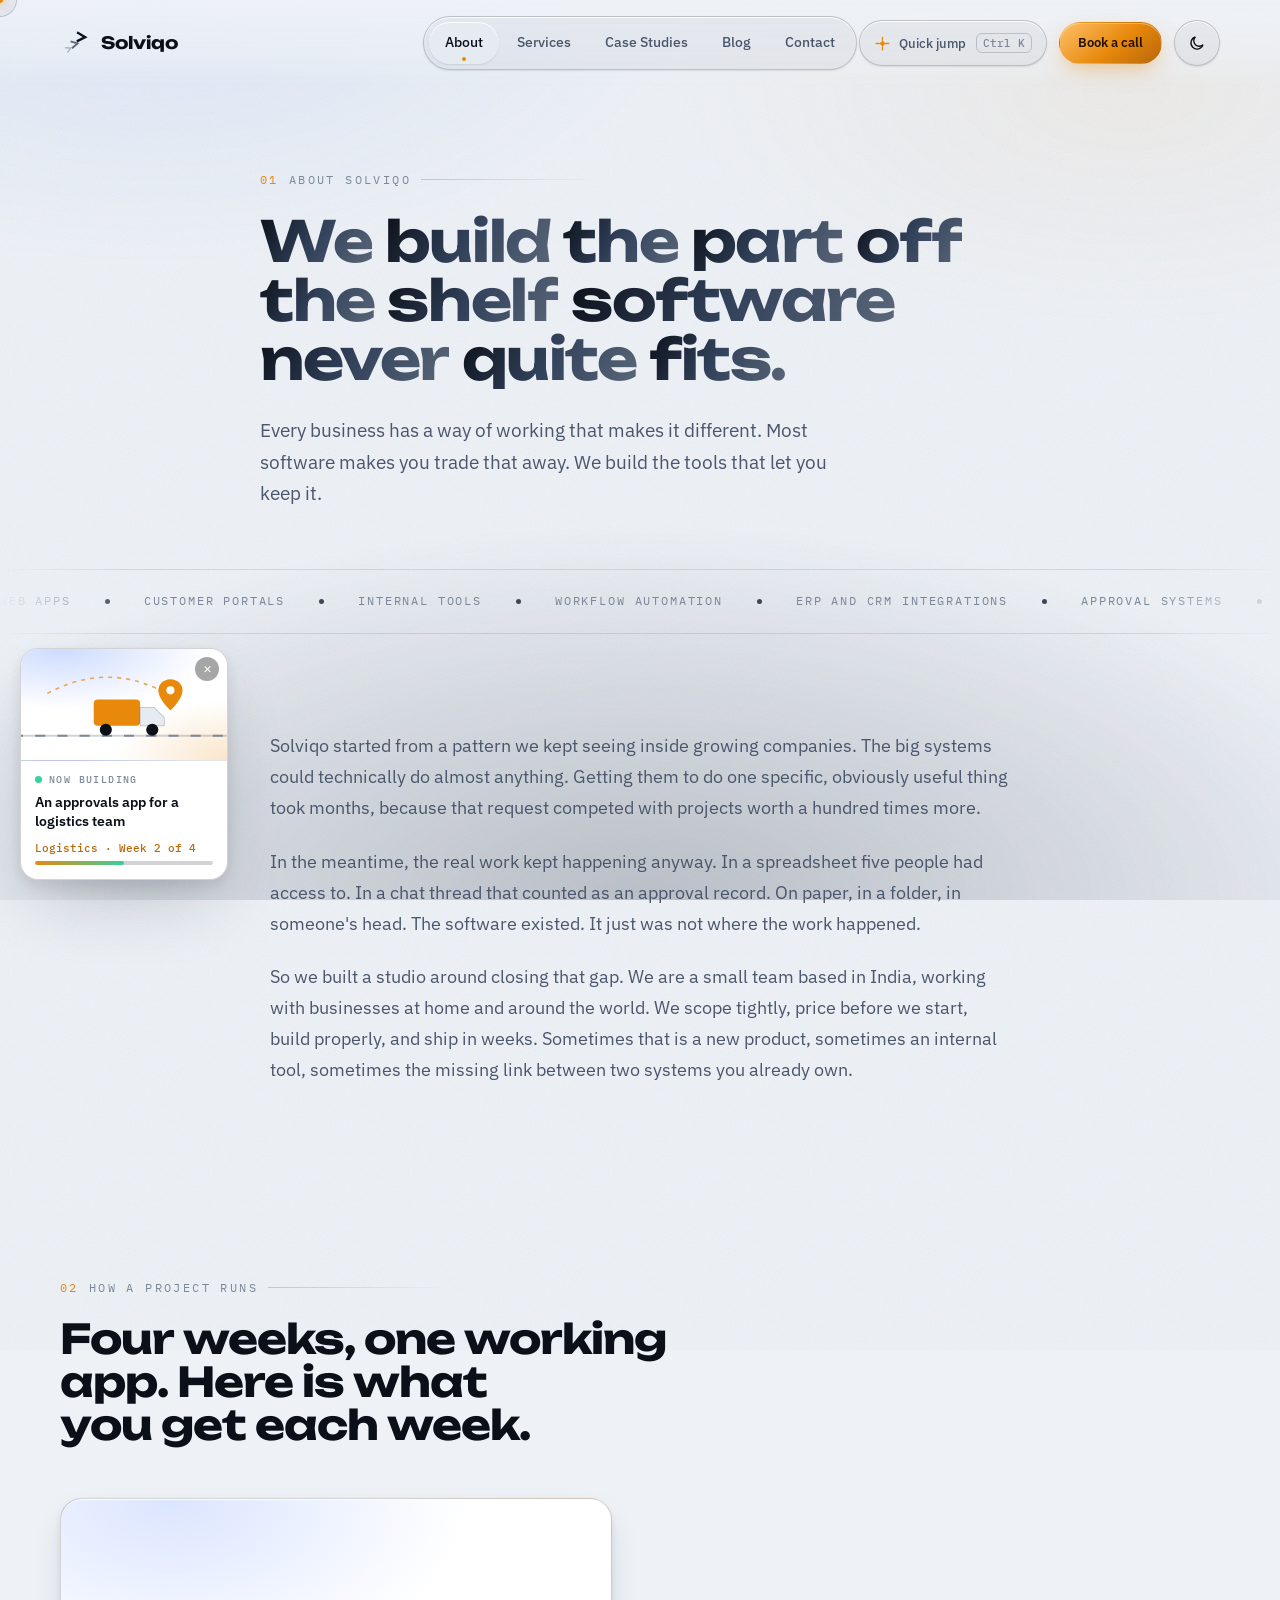
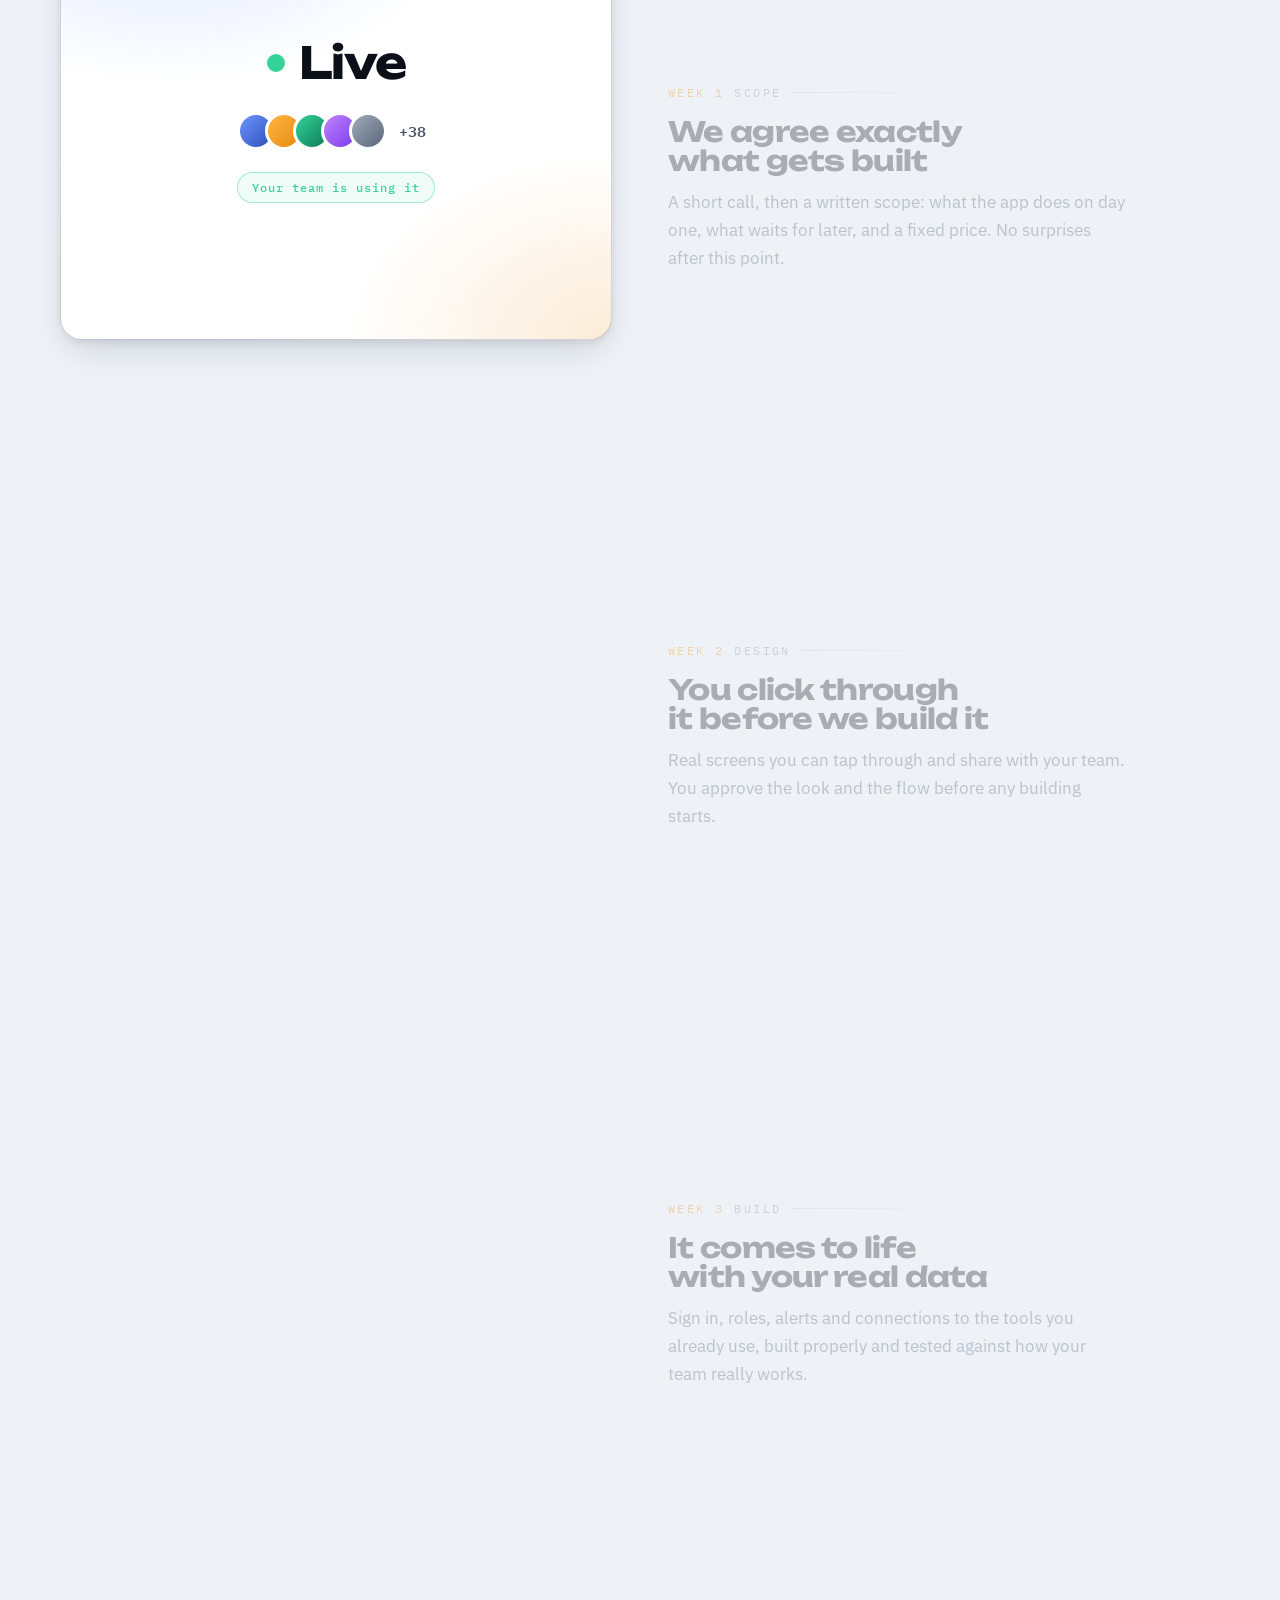
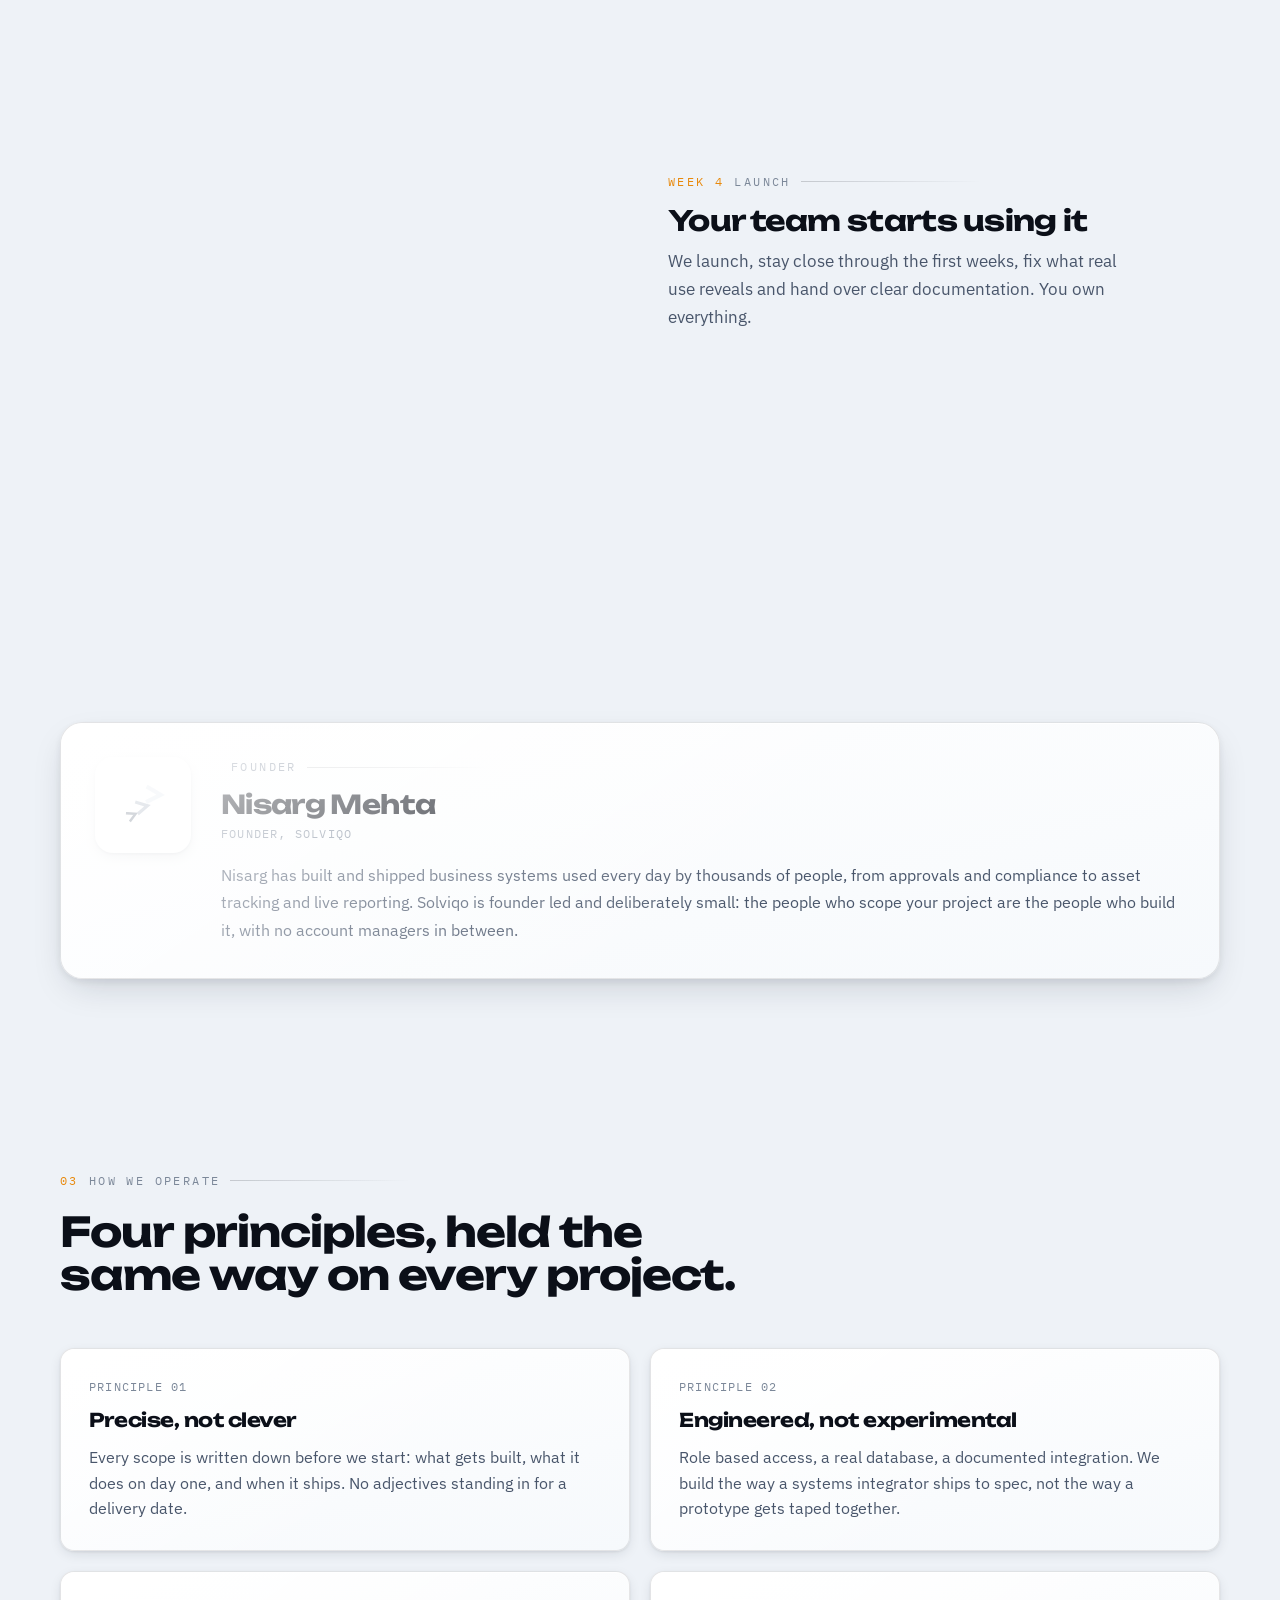
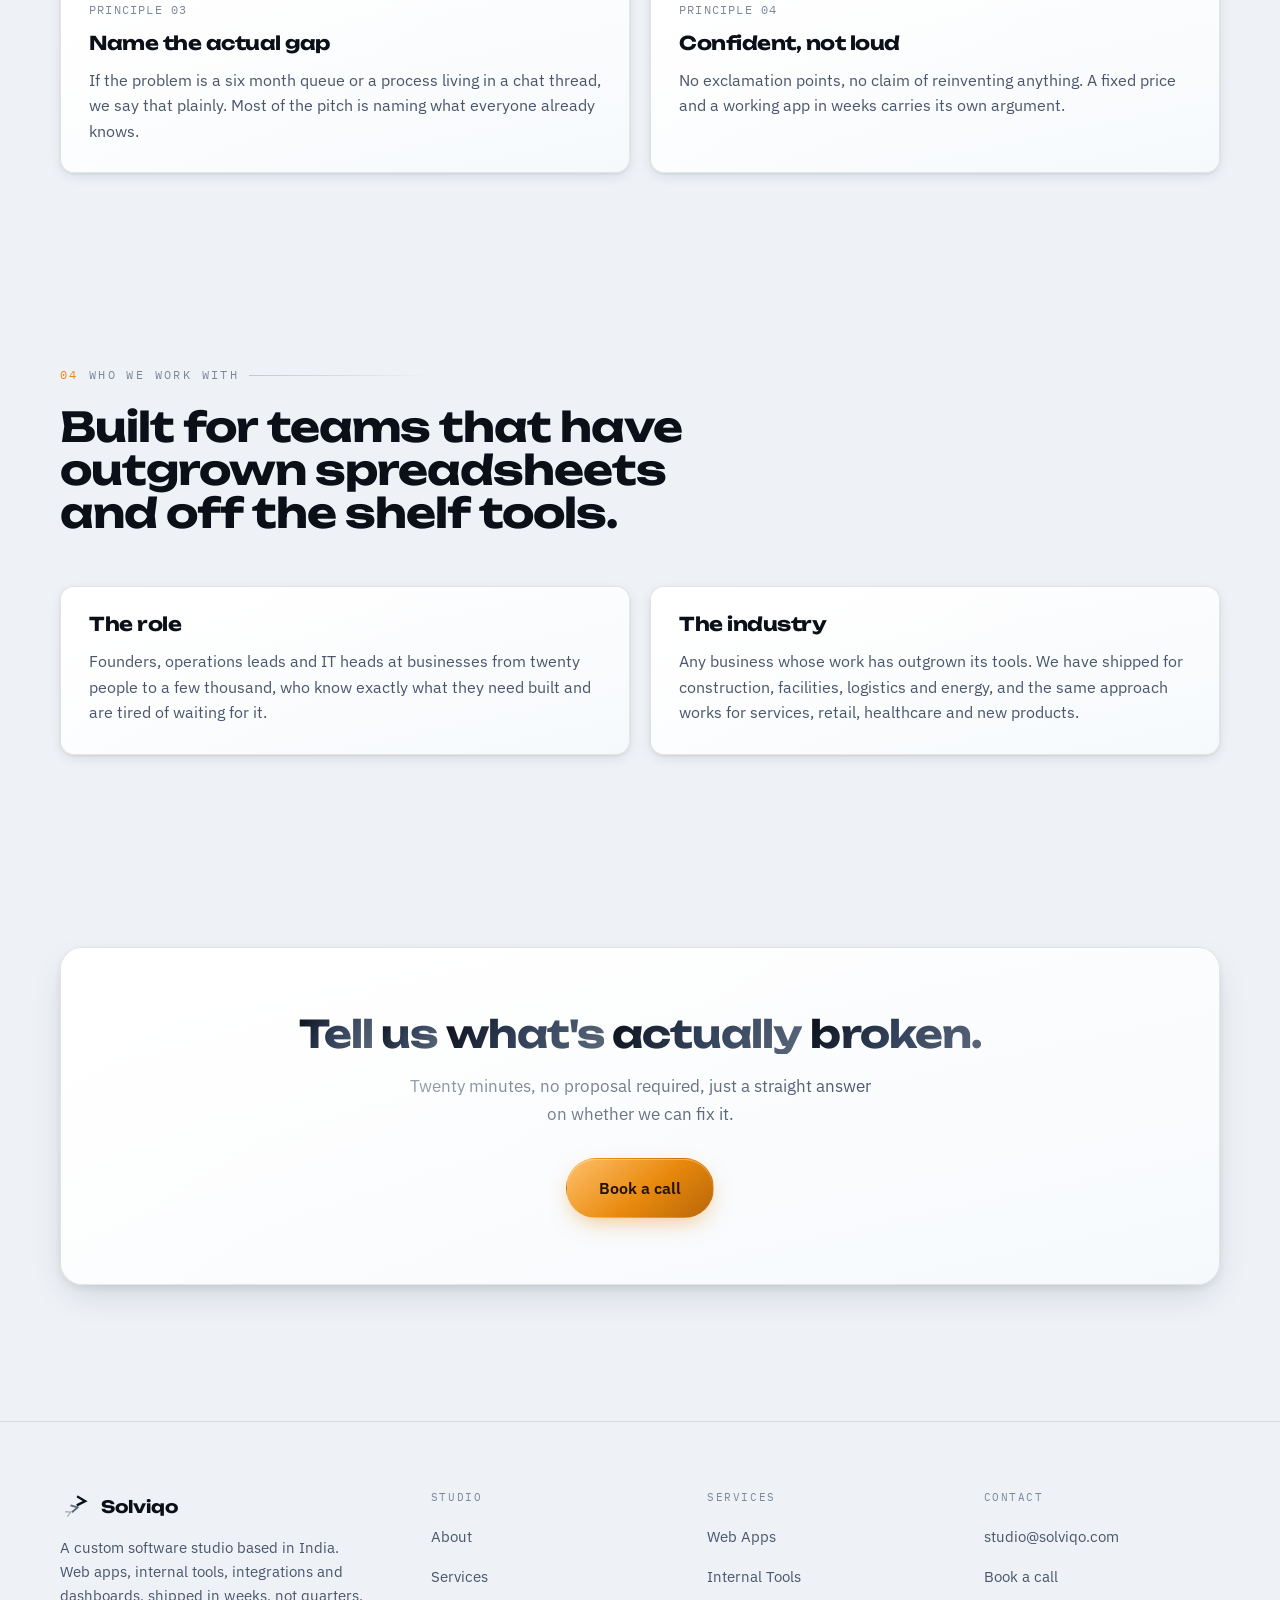
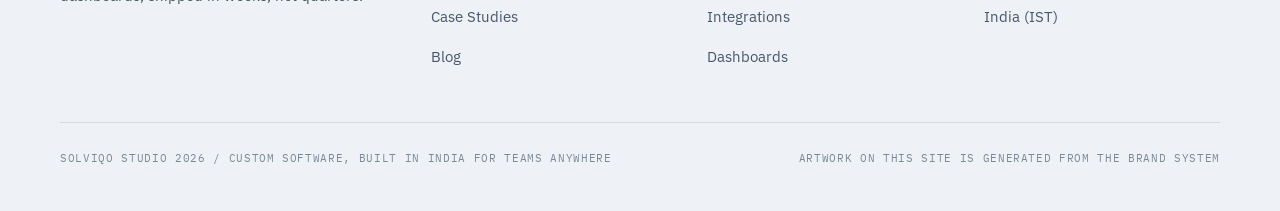
<file: about.html>
<!doctype html>
<html lang="en" data-mascot="off">
<head>
<meta charset="utf-8">
<meta name="viewport" content="width=device-width, initial-scale=1">
<title>About, Solviqo</title>
<meta name="description" content="A small, founder led software studio based in India, building the tools off the shelf software never quite fits.">
<meta name="theme-color" content="#05070C">
<meta property="og:title" content="About, Solviqo">
<meta property="og:description" content="A small, founder led software studio based in India, building the tools off the shelf software never quite fits.">
<meta property="og:type" content="website">
<meta property="og:url" content="https://nisarg2810.github.io/solviqo/about.html">
<link rel="icon" type="image/svg+xml" href="data:image/svg+xml,%3Csvg xmlns='http://www.w3.org/2000/svg' viewBox='0 0 240 240'%3E%3Crect width='240' height='240' rx='48' fill='%2305070C'/%3E%3Cg transform='translate(70,168) rotate(-25) scale(0.62)'%3E%3Cpolyline points='-27,-30 28,0 -27,30' fill='none' stroke='%235B6779' stroke-width='18'/%3E%3C/g%3E%3Cg transform='translate(118,128) rotate(-12) scale(0.82)'%3E%3Cpolyline points='-27,-30 28,0 -27,30' fill='none' stroke='%239FAABA' stroke-width='18'/%3E%3C/g%3E%3Cg transform='translate(172,72) rotate(2) scale(1.05)'%3E%3Cpolyline points='-27,-30 28,0 -27,30' fill='none' stroke='%23E2E8F0' stroke-width='18'/%3E%3C/g%3E%3C/svg%3E">
<link rel="preconnect" href="https://fonts.googleapis.com">
<link rel="preconnect" href="https://fonts.gstatic.com" crossorigin>
<link rel="stylesheet" href="https://fonts.googleapis.com/css2?family=Unbounded:wght@400;600;700;800&family=IBM+Plex+Sans:wght@400;500;600&family=IBM+Plex+Mono:wght@400;500&family=Caveat:wght@600;700&display=swap">
<link rel="stylesheet" href="assets/site.css?v=25">
<script>(function(){try{var t=localStorage.getItem('solviqo-theme');if(!t)t=matchMedia('(prefers-color-scheme: light)').matches?'light':'dark';document.documentElement.setAttribute('data-theme',t);}catch(e){document.documentElement.setAttribute('data-theme','dark');}})();</script>
<script>try{if(!sessionStorage.getItem('sv-seen')&&!matchMedia('(prefers-reduced-motion: reduce)').matches)document.documentElement.classList.add('is-loading');}catch(e){}</script>
</head>
<body>
<div class="loader" aria-hidden="true"><div class="ld-in">
  <svg class="ld-mark" viewBox="0 0 240 240"><g fill="none" stroke-width="18" stroke-linecap="square">
    <g transform="translate(70,168) rotate(-25) scale(0.62)"><polyline class="ld-c1" points="-27,-30 28,0 -27,30"/></g>
    <g transform="translate(118,128) rotate(-12) scale(0.82)"><polyline class="ld-c2" points="-27,-30 28,0 -27,30"/></g>
    <g transform="translate(172,72) rotate(2) scale(1.05)"><polyline class="ld-c3" points="-27,-30 28,0 -27,30"/></g></g></svg>
  <div class="ld-bar"><i></i></div>
</div></div>
<a class="skip" href="#main">Skip to content</a>
<div class="mesh" aria-hidden="true"></div>
<div class="grain" aria-hidden="true"></div>

<header class="site-header">
  <div class="nav-row">
    <a class="brand" href="index.html" aria-label="Solviqo home">
      <svg viewBox="0 0 240 240" aria-hidden="true">
        <g transform="translate(70,168) rotate(-25) scale(0.62)"><polyline points="-27,-30 28,0 -27,30" fill="none" stroke="#5B6779" stroke-width="18" stroke-linecap="square"/></g>
        <g transform="translate(118,128) rotate(-12) scale(0.82)"><polyline points="-27,-30 28,0 -27,30" fill="none" stroke="#9FAABA" stroke-width="18" stroke-linecap="square"/></g>
        <g transform="translate(172,72) rotate(2) scale(1.05)"><polyline points="-27,-30 28,0 -27,30" fill="none" stroke="#E2E8F0" stroke-width="18" stroke-linecap="square"/></g>
      </svg>
      <span>Solviqo</span>
    </a>
    <nav class="nav-inline" aria-label="Main">
      <a href="about.html" class="active" aria-current="page">About</a>
      <a href="services.html">Services</a>
      <a href="case-studies.html">Case Studies</a>
      <a href="blog.html">Blog</a>
      <a href="contact.html">Contact</a>
    </nav>
    <div class="nav-right">
      <button class="cmdk-btn" id="cmdkBtn" type="button" aria-label="Search the site"></button>
      <a class="btn btn-primary btn-sm" href="contact.html">Book a call<span class="shine"></span></a>
      <button id="themeBtn" class="theme-btn" aria-label="Switch to light mode" aria-pressed="false">
        <svg class="sun" viewBox="0 0 24 24" fill="none" stroke="currentColor" stroke-width="1.8" aria-hidden="true"><circle cx="12" cy="12" r="4.2"/><path d="M12 2v2.4M12 19.6V22M4.2 4.2l1.7 1.7M18.1 18.1l1.7 1.7M2 12h2.4M19.6 12H22M4.2 19.8l1.7-1.7M18.1 5.9l1.7-1.7"/></svg>
        <svg class="moon" viewBox="0 0 24 24" fill="none" stroke="currentColor" stroke-width="1.8" aria-hidden="true"><path d="M20 14.2A8.2 8.2 0 1 1 9.8 4a6.6 6.6 0 0 0 10.2 10.2z"/></svg>
      </button>
      <button id="navToggle" class="nav-toggle" aria-label="Open menu" aria-expanded="false">
        <span class="ln"></span><span class="ln"></span>
      </button>
    </div>
  </div>
</header>

<div id="navOverlay" class="nav-overlay">
  <div class="wrap">
    <nav class="nav-list">
      <a href="index.html"><span class="idx">01</span>Home</a>
      <a href="about.html" class="active"><span class="idx">02</span>About</a>
      <a href="services.html"><span class="idx">03</span>Services</a>
      <a href="case-studies.html"><span class="idx">04</span>Case Studies</a>
      <a href="blog.html"><span class="idx">05</span>Blog</a>
      <a href="contact.html"><span class="idx">06</span>Contact</a>
    </nav>
    <div class="nav-foot">
      <a href="mailto:studio@solviqo.com">studio@solviqo.com</a>
      <span>India · working worldwide</span>
      <a class="btn btn-primary" href="contact.html">Book a scoping call<span class="shine"></span></a>
    </div>
  </div>
</div>

<main id="main" tabindex="-1">

  <section class="hero" style="padding-bottom:60px">
    <div class="wrap" style="max-width:840px">
      <span class="kick rev"><b>01</b> About Solviqo</span>
      <h1 class="chrome-text rev" style="font-size:clamp(34px,4.4vw,60px);margin-top:22px">We build the part off the shelf software never quite fits.</h1>
      <p class="lede rev">Every business has a way of working that makes it different. Most software makes you trade that away. We build the tools that let you keep it.</p>
    </div>
  </section>

  <div class="marq" aria-hidden="true"><div class="marq-track"><span>Web apps</span><span>Customer portals</span><span>Internal tools</span><span>Workflow automation</span><span>ERP and CRM integrations</span><span>Approval systems</span><span>New product MVPs</span><span>Live dashboards</span><span>Web apps</span><span>Customer portals</span><span>Internal tools</span><span>Workflow automation</span><span>ERP and CRM integrations</span><span>Approval systems</span><span>New product MVPs</span><span>Live dashboards</span></div></div>

  <section class="sec">
    <div class="wrap" style="max-width:820px">
      <div class="post-body rev">
        <p>Solviqo started from a pattern we kept seeing inside growing companies. The big systems could technically do almost anything. Getting them to do one specific, obviously useful thing took months, because that request competed with projects worth a hundred times more.</p>
        <p>In the meantime, the real work kept happening anyway. In a spreadsheet five people had access to. In a chat thread that counted as an approval record. On paper, in a folder, in someone's head. The software existed. It just was not where the work happened.</p>
        <p>So we built a studio around closing that gap. We are a small team based in India, working with businesses at home and around the world. We scope tightly, price before we start, build properly, and ship in weeks. Sometimes that is a new product, sometimes an internal tool, sometimes the missing link between two systems you already own.</p>
      </div>
    </div>
  </section>

  <section class="sec weeks-sec">
    <div class="wrap">
      <div class="sec-h rev"><span class="kick"><b>02</b> How a project runs</span><h2>Four weeks, one working app. Here is what you get each week.</h2></div>
      <div class="weeks">
        <div class="wk-stage" aria-hidden="true"><div class="wk-card">
          <div class="wv w0"><div class="doc"><h6>Project scope</h6><i style="--w:88%"></i><i style="--w:72%"></i><i style="--w:80%"></i>
            <p class="ck c1">One workflow, end to end</p><p class="ck c2">Four user roles</p><p class="ck c3">Connects to your CRM</p></div><span class="tag">Fixed price agreed</span></div>
          <div class="wv w1"><div class="wf"><b class="h"></b><b class="c"></b><b class="c"></b><b class="c"></b><b class="t"></b></div><span class="cur"></span><span class="tag">Clickable design approved</span></div>
          <div class="wv w2"><div class="bld"><p><span>Database</span><i style="--w:100%"></i></p><p><span>Sign in and roles</span><i style="--w:100%;--d:.35s"></i></p><p><span>CRM connection</span><i style="--w:100%;--d:.7s"></i></p><p><span>Alerts</span><i style="--w:100%;--d:1.05s"></i></p></div><span class="tag">Working build on your data</span></div>
          <div class="wv w3"><div class="live"><span class="dot"></span><b>Live</b></div><div class="avs"><i></i><i></i><i></i><i></i><i></i><em>+38</em></div><span class="tag">Your team is using it</span></div>
        </div></div>
        <ol class="wk-list">
          <li data-w="0"><span class="kick"><b>WEEK 1</b> Scope</span><h3>We agree exactly what gets built</h3><p>A short call, then a written scope: what the app does on day one, what waits for later, and a fixed price. No surprises after this point.</p></li>
          <li data-w="1"><span class="kick"><b>WEEK 2</b> Design</span><h3>You click through it before we build it</h3><p>Real screens you can tap through and share with your team. You approve the look and the flow before any building starts.</p></li>
          <li data-w="2"><span class="kick"><b>WEEK 3</b> Build</span><h3>It comes to life with your real data</h3><p>Sign in, roles, alerts and connections to the tools you already use, built properly and tested against how your team really works.</p></li>
          <li data-w="3"><span class="kick"><b>WEEK 4</b> Launch</span><h3>Your team starts using it</h3><p>We launch, stay close through the first weeks, fix what real use reveals and hand over clear documentation. You own everything.</p></li>
        </ol>
      </div>
    </div>
  </section>

  <section class="sec">
    <div class="wrap">
      <div class="panel pad rev" style="display:grid;grid-template-columns:auto 1fr;gap:30px;align-items:start">
        <div style="width:96px;height:96px;border-radius:18px;background:var(--ink-800);box-shadow:var(--e2);display:grid;place-items:center">
          <svg viewBox="0 0 240 240" style="width:52px;height:52px;overflow:visible">
            <g transform="translate(70,168) rotate(-25) scale(0.62)"><polyline points="-27,-30 28,0 -27,30" fill="none" stroke="#5B6779" stroke-width="18" stroke-linecap="square"/></g>
            <g transform="translate(118,128) rotate(-12) scale(0.82)"><polyline points="-27,-30 28,0 -27,30" fill="none" stroke="#9FAABA" stroke-width="18" stroke-linecap="square"/></g>
            <g transform="translate(172,72) rotate(2) scale(1.05)"><polyline points="-27,-30 28,0 -27,30" fill="none" stroke="#E2E8F0" stroke-width="18" stroke-linecap="square"/></g>
          </svg>
        </div>
        <div>
          <span class="kick"><b></b> Founder</span>
          <h3 style="font-size:26px;margin-top:14px">Nisarg Mehta</h3>
          <p style="font-family:var(--f-mono);font-size:12px;color:var(--t3);margin-top:6px;letter-spacing:.1em">FOUNDER, SOLVIQO</p>
          <p style="margin-top:18px;color:var(--t2);font-size:15.5px;line-height:1.75">Nisarg has built and shipped business systems used every day by thousands of people, from approvals and compliance to asset tracking and live reporting. Solviqo is founder led and deliberately small: the people who scope your project are the people who build it, with no account managers in between.</p>
        </div>
      </div>
    </div>
  </section>

  <section class="sec">
    <div class="wrap">
      <div class="sec-h rev"><span class="kick"><b>03</b> How we operate</span><h2>Four principles, held the same way on every project.</h2></div>
      <div class="grid2 stag">
        <div class="card" data-tilt="6"><span class="num">PRINCIPLE 01</span><h3>Precise, not clever</h3><p>Every scope is written down before we start: what gets built, what it does on day one, and when it ships. No adjectives standing in for a delivery date.</p></div>
        <div class="card" data-tilt="6"><span class="num">PRINCIPLE 02</span><h3>Engineered, not experimental</h3><p>Role based access, a real database, a documented integration. We build the way a systems integrator ships to spec, not the way a prototype gets taped together.</p></div>
        <div class="card" data-tilt="6"><span class="num">PRINCIPLE 03</span><h3>Name the actual gap</h3><p>If the problem is a six month queue or a process living in a chat thread, we say that plainly. Most of the pitch is naming what everyone already knows.</p></div>
        <div class="card" data-tilt="6"><span class="num">PRINCIPLE 04</span><h3>Confident, not loud</h3><p>No exclamation points, no claim of reinventing anything. A fixed price and a working app in weeks carries its own argument.</p></div>
      </div>
    </div>
  </section>

  <section class="sec">
    <div class="wrap">
      <div class="sec-h rev"><span class="kick"><b>04</b> Who we work with</span><h2>Built for teams that have outgrown spreadsheets and off the shelf tools.</h2></div>
      <div class="grid2 stag">
        <div class="card" data-tilt="6"><h3>The role</h3><p>Founders, operations leads and IT heads at businesses from twenty people to a few thousand, who know exactly what they need built and are tired of waiting for it.</p></div>
        <div class="card" data-tilt="6"><h3>The industry</h3><p>Any business whose work has outgrown its tools. We have shipped for construction, facilities, logistics and energy, and the same approach works for services, retail, healthcare and new products.</p></div>
      </div>
    </div>
  </section>

  <section class="sec">
    <div class="wrap"><div class="panel pad rev" style="text-align:center;padding:66px 34px">
      <h2 class="chrome-text" style="font-size:clamp(26px,3vw,38px)">Tell us what's actually broken.</h2>
      <p style="color:var(--t2);margin:18px auto 0;max-width:48ch">Twenty minutes, no proposal required, just a straight answer on whether we can fix it.</p>
      <div style="margin-top:30px"><a class="btn btn-primary btn-lg" href="contact.html">Book a call<span class="shine"></span></a></div>
    </div></div>
  </section>

</main>

<footer class="site-footer">
  <div class="wrap">
    <div class="foot-top">
      <div class="foot-brand">
        <a class="brand" href="index.html" aria-label="Solviqo home"><svg viewBox="0 0 240 240" aria-hidden="true">
        <g transform="translate(70,168) rotate(-25) scale(0.62)"><polyline points="-27,-30 28,0 -27,30" fill="none" stroke="#5B6779" stroke-width="18" stroke-linecap="square"/></g>
        <g transform="translate(118,128) rotate(-12) scale(0.82)"><polyline points="-27,-30 28,0 -27,30" fill="none" stroke="#9FAABA" stroke-width="18" stroke-linecap="square"/></g>
        <g transform="translate(172,72) rotate(2) scale(1.05)"><polyline points="-27,-30 28,0 -27,30" fill="none" stroke="#E2E8F0" stroke-width="18" stroke-linecap="square"/></g>
      </svg><span>Solviqo</span></a>
        <p>A custom software studio based in India. Web apps, internal tools, integrations and dashboards, shipped in weeks, not quarters.</p>
      </div>
      <div class="foot-col"><h4>Studio</h4><ul>
        <li><a href="about.html">About</a></li><li><a href="services.html">Services</a></li>
        <li><a href="case-studies.html">Case Studies</a></li><li><a href="blog.html">Blog</a></li></ul></div>
      <div class="foot-col"><h4>Services</h4><ul>
        <li><a href="services.html#web-apps">Web Apps</a></li>
        <li><a href="services.html#internal-tools">Internal Tools</a></li>
        <li><a href="services.html#integrations">Integrations</a></li>
        <li><a href="services.html#dashboards">Dashboards</a></li></ul></div>
      <div class="foot-col"><h4>Contact</h4><ul>
        <li><a href="mailto:studio@solviqo.com">studio@solviqo.com</a></li>
        <li><a href="contact.html">Book a call</a></li>
        <li><span style="color:var(--t2);font-size:14.5px">India (IST)</span></li></ul></div>
    </div>
    <div class="foot-bottom">
      <p>SOLVIQO STUDIO 2026 / CUSTOM SOFTWARE, BUILT IN INDIA FOR TEAMS ANYWHERE</p>
      <p>ARTWORK ON THIS SITE IS GENERATED FROM THE BRAND SYSTEM</p>
    </div>
  </div>
</footer>

<script src="assets/site.js?v=14"></script>
<script src="assets/features.js?v=8"></script>
<script src="assets/vsl.js?v=1"></script>
</body>
</html>
</file>
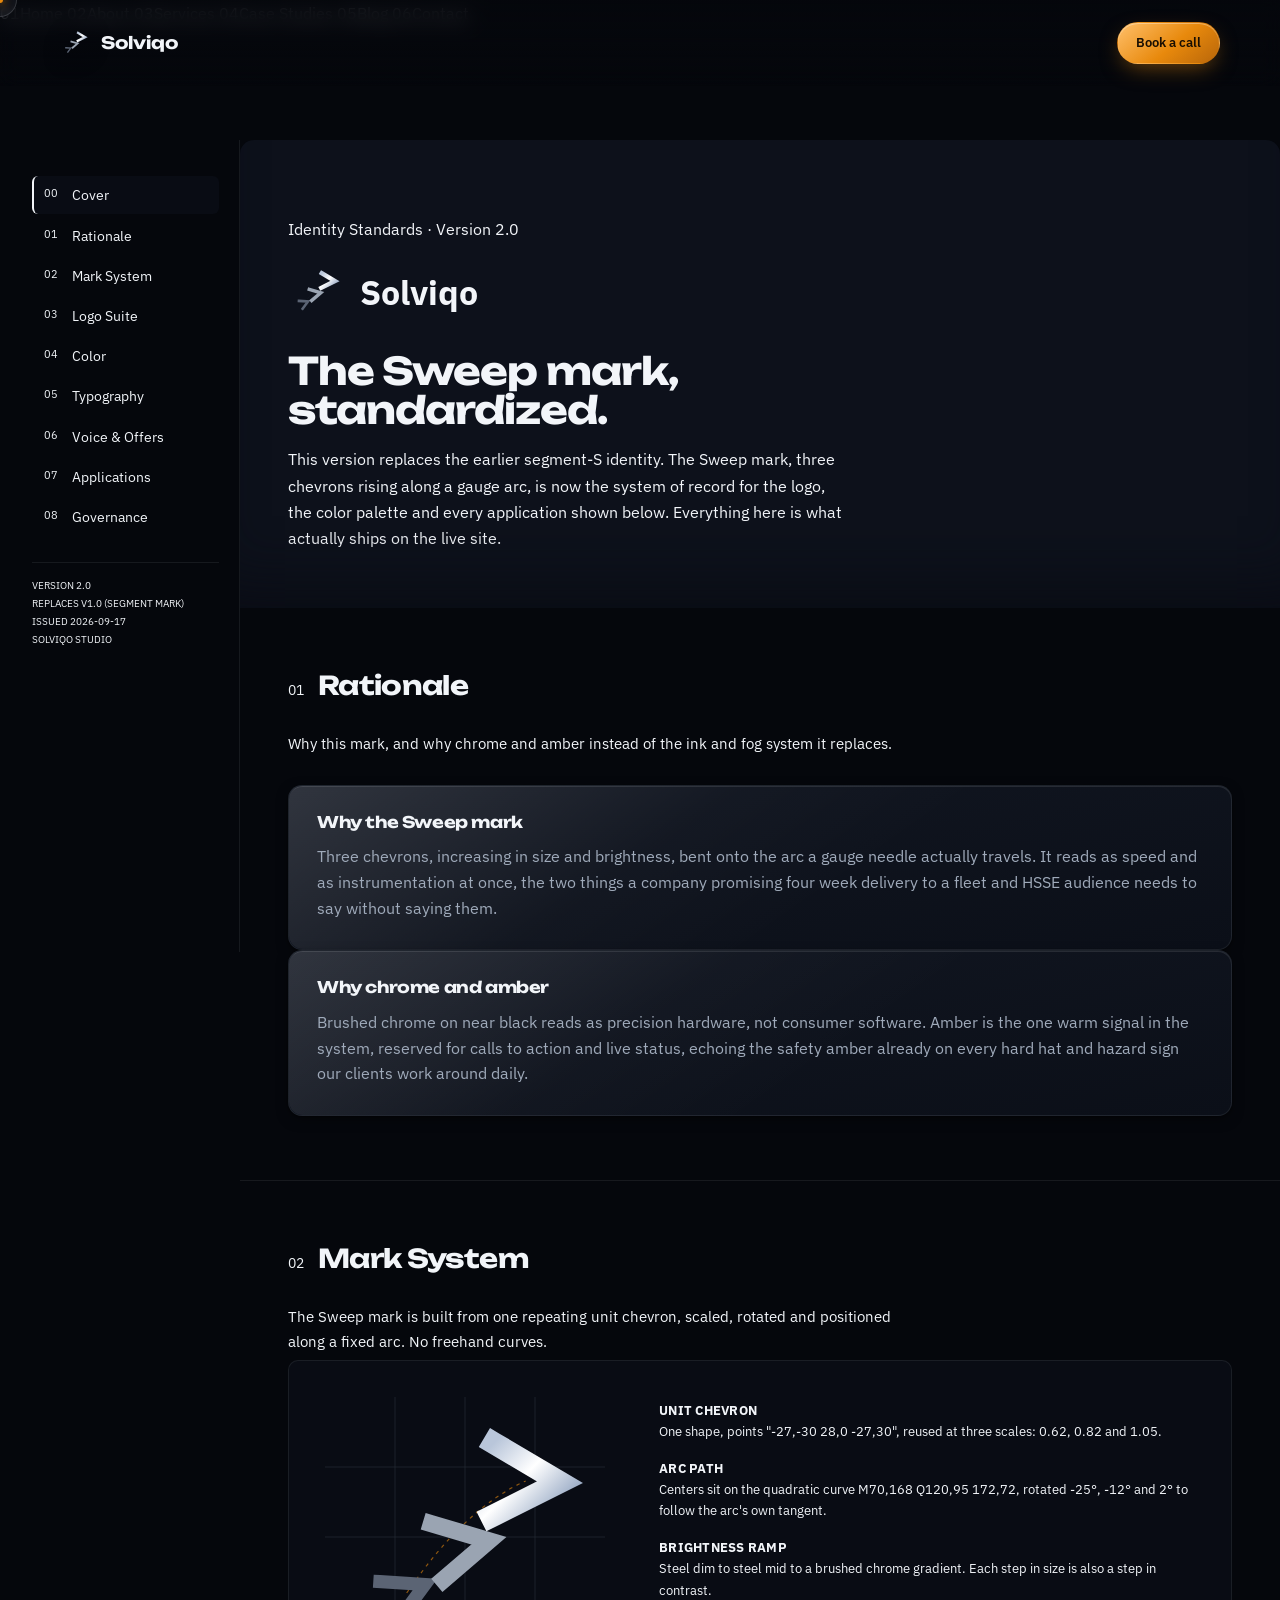
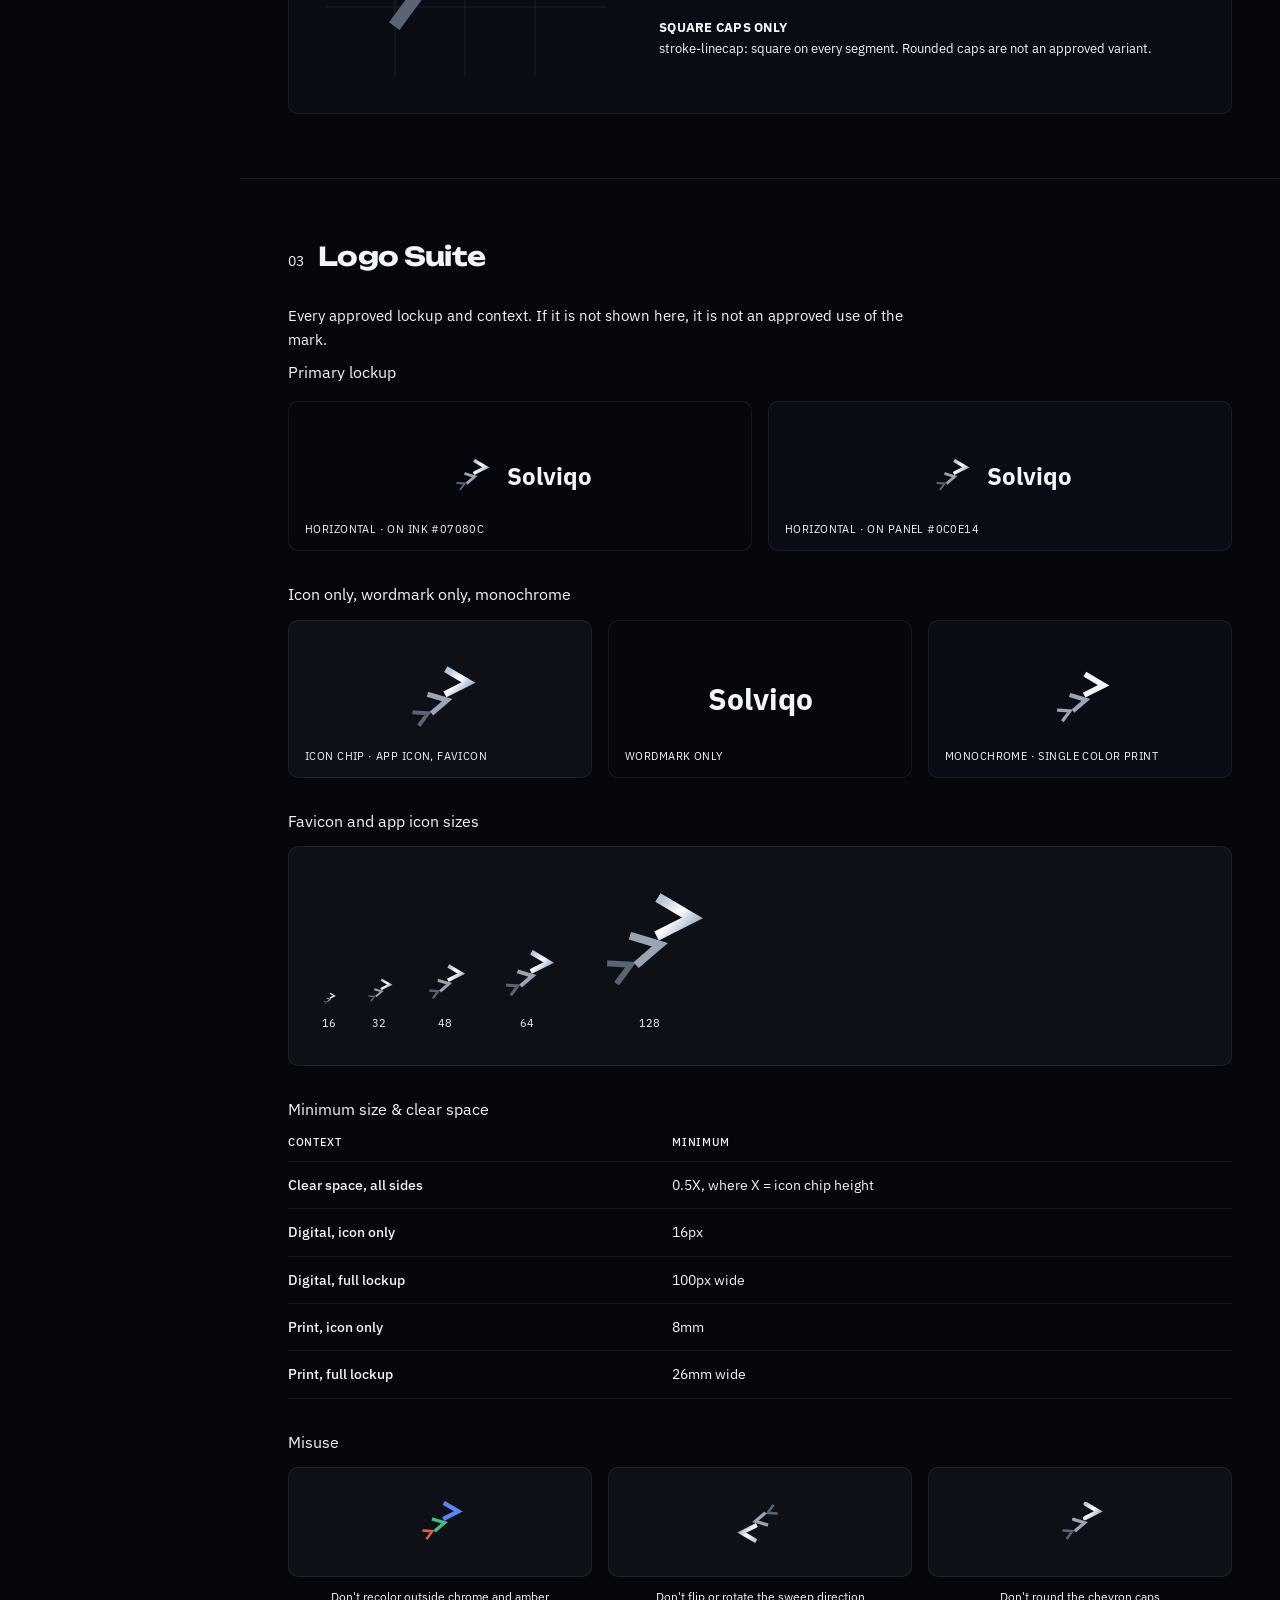
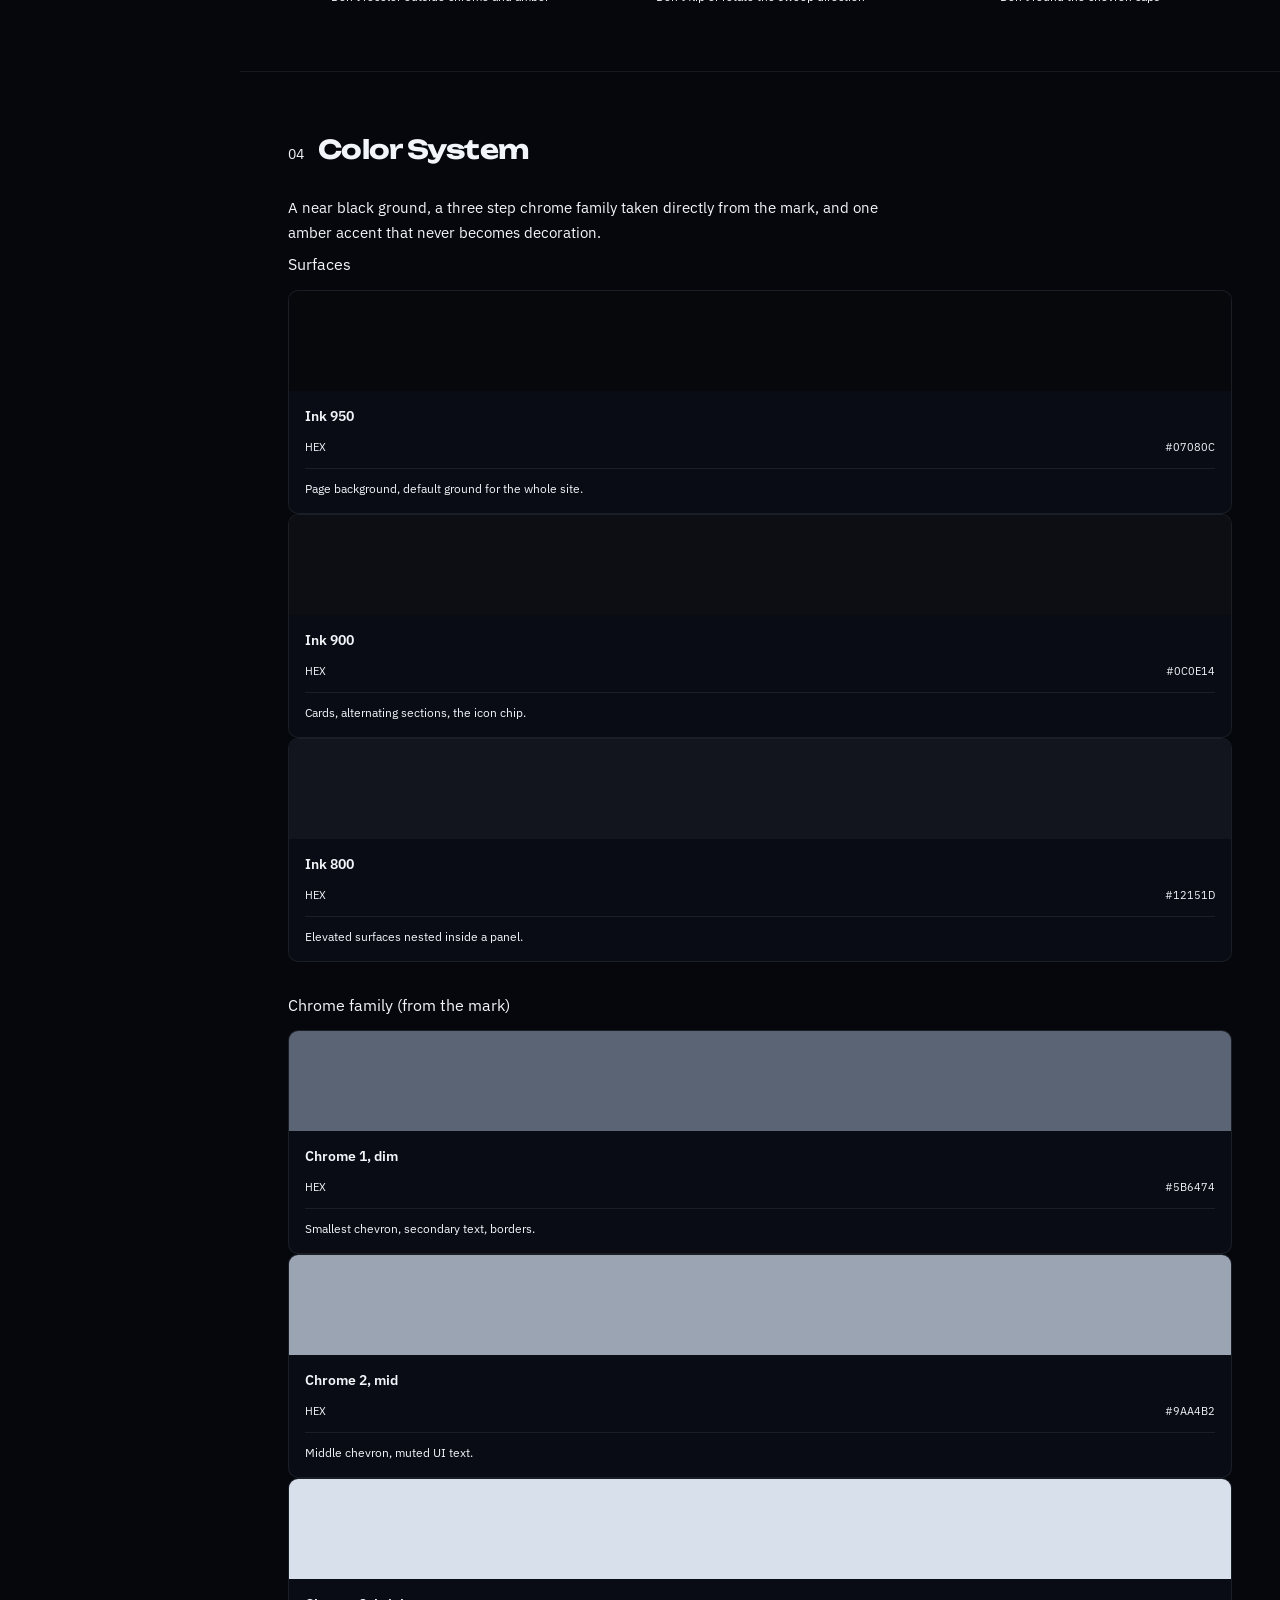
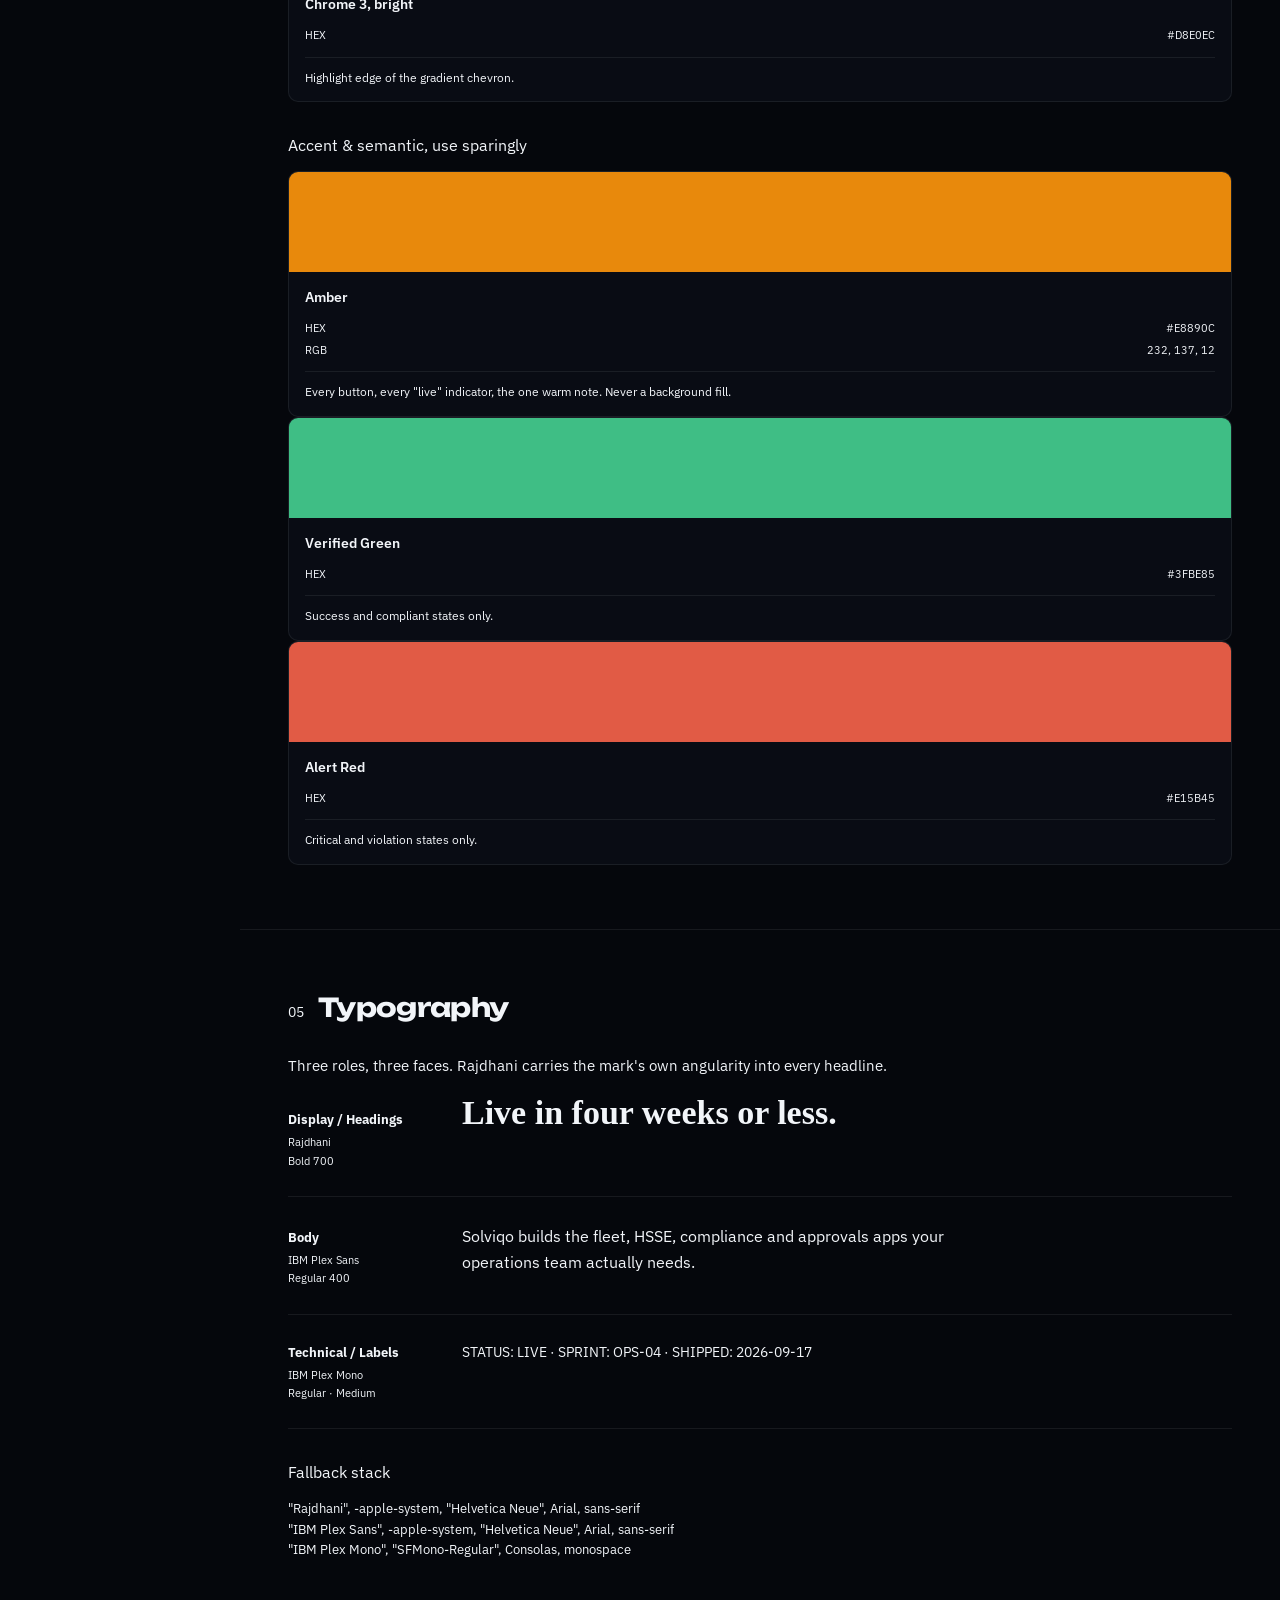
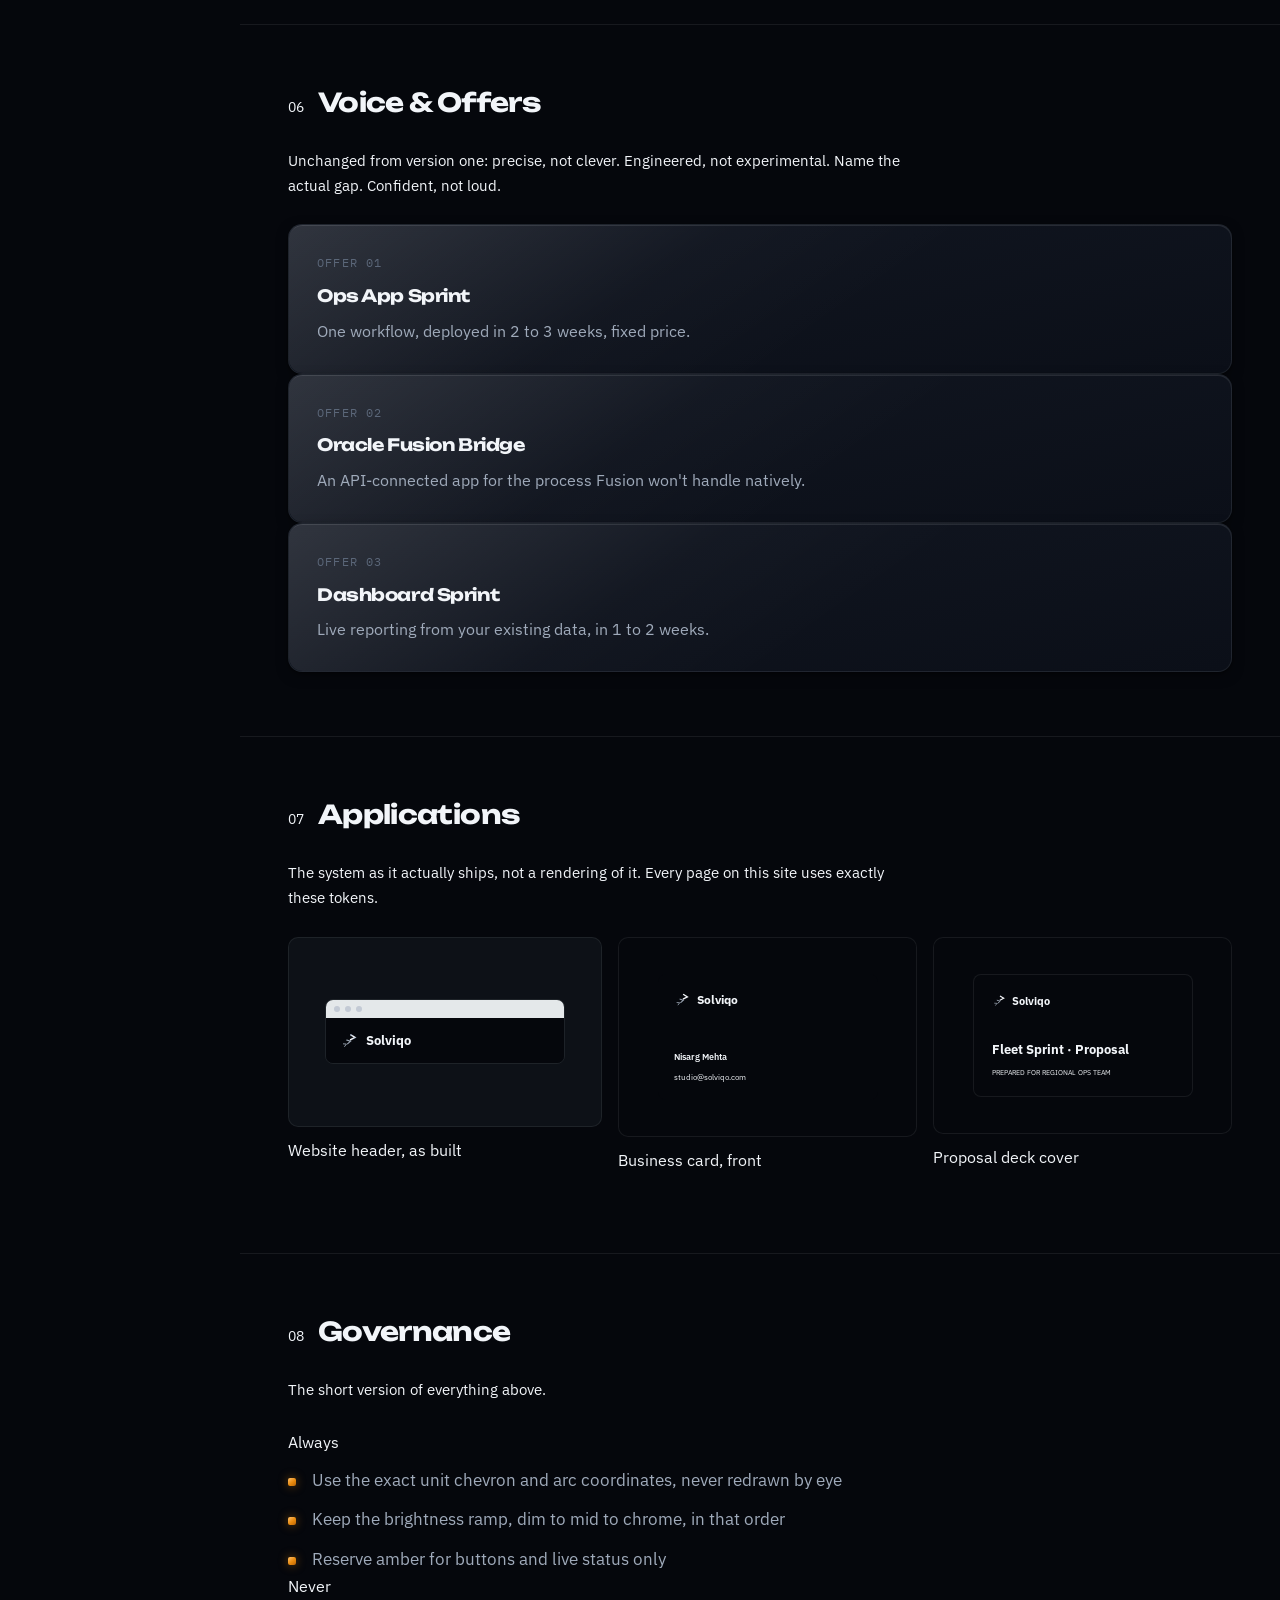
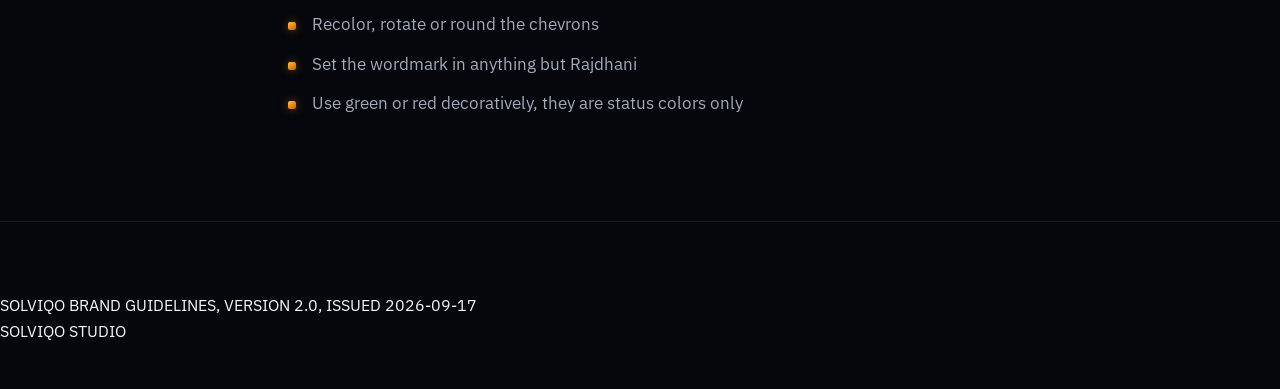
<file: brand.html>
<!doctype html>
<html lang="en">
<head>
<meta charset="utf-8">
<meta name="viewport" content="width=device-width, initial-scale=1">
<title>Brand Guidelines · Solviqo</title>
<meta name="description" content="The Solviqo identity system: the Sweep mark, the chrome and amber palette, type, voice, and applications, as used across the live site.">
<link rel="icon" type="image/svg+xml" href="data:image/svg+xml,%3Csvg xmlns='http://www.w3.org/2000/svg' viewBox='0 0 240 240'%3E%3Crect width='240' height='240' rx='48' fill='%230D1117'/%3E%3Cg transform='translate(70,168) rotate(-25) scale(0.62)'%3E%3Cpolyline points='-27,-30 28,0 -27,30' fill='none' stroke='%235B6474' stroke-width='18'/%3E%3C/g%3E%3Cg transform='translate(118,128) rotate(-12) scale(0.82)'%3E%3Cpolyline points='-27,-30 28,0 -27,30' fill='none' stroke='%239AA4B2' stroke-width='18'/%3E%3C/g%3E%3Cg transform='translate(172,72) rotate(2) scale(1.05)'%3E%3Cpolyline points='-27,-30 28,0 -27,30' fill='none' stroke='%23F4F6FA' stroke-width='18'/%3E%3C/g%3E%3C/svg%3E">
<link rel="preconnect" href="https://fonts.googleapis.com">
<link rel="preconnect" href="https://fonts.gstatic.com" crossorigin>
<link rel="stylesheet" href="https://fonts.googleapis.com/css2?family=Unbounded:wght@400;600;700;800;900&family=IBM+Plex+Sans:wght@400;500;600;700&family=IBM+Plex+Mono:wght@400;500;600&display=swap">
<link rel="stylesheet" href="assets/site.css">
<style>
  body{ font-size:16px; }
  .guide-shell{ display:grid; grid-template-columns:240px 1fr; max-width:1320px; margin:0 auto; }
  .rail{ position:sticky; top:88px; align-self:start; height:calc(100vh - 88px); overflow-y:auto; padding:36px 20px 40px 32px; display:flex; flex-direction:column; gap:26px; border-right:1px solid var(--line); }
  .rail-nav{ display:flex; flex-direction:column; gap:2px; }
  .rail-nav a{ display:flex; gap:10px; font-size:13.5px; color:var(--text-2); padding:8px 10px; border-radius:6px; border-left:2px solid transparent; }
  .rail-nav a .n{ font-family:var(--font-mono); font-size:11px; color:var(--text-3); width:18px; flex:none; }
  .rail-nav a:hover{ background:var(--ink-900); color:var(--text-1); }
  .rail-nav a.active{ color:var(--text-1); border-left-color:var(--amber); background:var(--ink-900); }
  .rail-foot{ font-family:var(--font-mono); font-size:10px; color:var(--text-3); line-height:1.8; border-top:1px solid var(--line); padding-top:14px; }
  .gmain{ min-width:0; }

  .gsection{ padding:64px 48px; border-bottom:1px solid var(--line); scroll-margin-top:16px; }
  .ghead{ display:flex; align-items:baseline; gap:14px; margin-bottom:30px; }
  .ghead .gnum{ font-family:var(--font-mono); color:var(--text-3); font-size:14px; }
  .ghead h2{ font-size:26px; }
  .gintro{ max-width:620px; color:var(--text-2); font-size:15px; margin-bottom:6px; }

  .cover{ padding:76px 48px 56px; }
  .cover .kicker{ margin-bottom:22px; }
  .cover-mark{ display:flex; align-items:center; gap:16px; margin-bottom:30px; }
  .cover-mark svg{ width:56px; height:56px; overflow:visible; }
  .cover-mark span{ font-family:var(--font-display); font-weight:700; font-size:34px; }
  .cover h1{ font-size:38px; max-width:16ch; margin-bottom:16px; }
  .cover p{ font-size:16px; color:var(--text-2); max-width:56ch; }

  .concept-grid{ display:grid; grid-template-columns:1fr 1fr; gap:18px; margin-bottom:20px; }
  .concept{ border:1px solid var(--line); border-radius:10px; padding:22px; background:var(--ink-900); position:relative; }
  .concept.picked{ border-color:var(--amber); box-shadow:0 0 0 1px var(--amber); }
  .concept .badge{ position:absolute; top:-10px; right:16px; background:var(--amber); color:#1A0F02; font-family:var(--font-mono); font-size:10px; letter-spacing:.08em; text-transform:uppercase; padding:3px 9px; border-radius:3px; font-weight:700; }
  .concept svg{ width:58px; height:58px; overflow:visible; margin-bottom:12px; }
  .concept h4{ font-size:14.5px; margin-bottom:6px; }
  .concept p{ font-size:12.5px; color:var(--text-2); }

  .construction-wrap{ display:grid; grid-template-columns:280px 1fr; gap:36px; align-items:center; border:1px solid var(--line); border-radius:10px; padding:36px; background:var(--ink-900); }
  .construction-wrap svg{ width:100%; overflow:visible; }
  .cnote{ display:flex; gap:10px; font-size:13px; margin-bottom:16px; }
  .cnote .dot{ width:8px; height:8px; border-radius:2px; background:var(--amber); flex:none; margin-top:5px; }
  .cnote b{ display:block; font-size:12.5px; font-family:var(--font-mono); letter-spacing:.02em; }
  .cnote span{ color:var(--text-2); }

  .lockup-tile{ border:1px solid var(--line); border-radius:10px; padding:36px; display:flex; align-items:center; justify-content:center; min-height:150px; position:relative; }
  .lockup-tile .cap{ position:absolute; bottom:12px; left:16px; font-family:var(--font-mono); font-size:10.5px; color:var(--text-3); text-transform:uppercase; letter-spacing:.04em; }
  .on-ink{ background:var(--ink-950); }
  .on-panel{ background:var(--ink-900); }
  .on-chip{ background:#0D1117; }
  .lockup-h{ display:flex; align-items:center; gap:14px; }
  .lockup-h svg{ width:44px; height:44px; overflow:visible; }
  .lockup-h span{ font-family:var(--font-display); font-weight:700; font-size:24px; }

  .suite-grid{ display:grid; grid-template-columns:repeat(3,1fr); gap:16px; margin-bottom:16px; }
  .suite-grid.two{ grid-template-columns:1fr 1fr; }

  .fav-row{ display:flex; align-items:flex-end; gap:26px; padding:32px; border:1px solid var(--line); border-radius:10px; background:#0D1117; }
  .fav-item{ display:flex; flex-direction:column; align-items:center; gap:8px; }
  .fav-item .px{ font-family:var(--font-mono); font-size:10.5px; color:var(--text-3); }

  .misuse-grid{ display:grid; grid-template-columns:repeat(3,1fr); gap:16px; }
  .misuse{ border:1px solid var(--line); border-radius:10px; padding:26px; background:#0D1117; display:flex; align-items:center; justify-content:center; min-height:110px; }
  .misuse svg{ width:54px; height:54px; overflow:visible; }
  .misuse-cap{ font-size:12px; color:var(--text-2); margin-top:10px; text-align:center; }

  .swatch{ border:1px solid var(--line); border-radius:10px; overflow:hidden; background:var(--ink-900); }
  .swatch .fill{ height:100px; }
  .swatch .info{ padding:14px 16px; }
  .swatch .name{ font-weight:600; font-size:14px; margin-bottom:8px; }
  .swatch .val{ display:flex; justify-content:space-between; font-family:var(--font-mono); font-size:11px; color:var(--text-2); padding:2px 0; }
  .swatch .val b{ color:var(--text-3); font-weight:400; }
  .swatch .usage{ font-size:12px; color:var(--text-2); margin-top:10px; padding-top:10px; border-top:1px solid var(--line); }

  .spec-table{ width:100%; border-collapse:collapse; font-size:13.5px; }
  .spec-table th{ text-align:left; font-family:var(--font-mono); font-size:10.5px; letter-spacing:.06em; text-transform:uppercase; color:var(--text-3); padding:0 12px 10px 0; font-weight:500; border-bottom:1px solid var(--line); }
  .spec-table td{ padding:12px 12px 12px 0; border-bottom:1px solid var(--line); color:var(--text-2); vertical-align:top; }
  .spec-table td:first-child{ color:var(--text-1); font-weight:500; }

  .type-specimen{ border-bottom:1px solid var(--line); padding:26px 0; display:grid; grid-template-columns:150px 1fr; gap:24px; align-items:baseline; }
  .type-specimen:first-child{ padding-top:0; }
  .type-specimen .meta{ font-family:var(--font-mono); font-size:11px; color:var(--text-3); }
  .type-specimen .meta b{ display:block; color:var(--text-2); font-size:12.5px; margin-bottom:4px; }

  @media (max-width:900px){
    .guide-shell{ grid-template-columns:1fr; }
    .rail{ position:relative; height:auto; top:0; }
    .gsection,.cover{ padding:44px 22px; }
    .concept-grid,.suite-grid,.misuse-grid,.construction-wrap{ grid-template-columns:1fr; }
  }
</style>
</head>
<body>

<svg width="0" height="0" style="position:absolute" aria-hidden="true">
  <defs><linearGradient id="gradChrome" x1="0%" y1="0%" x2="100%" y2="100%"><stop offset="0%" stop-color="#B9C6DA"/><stop offset="45%" stop-color="#FFFFFF"/><stop offset="100%" stop-color="#8CA0BE"/></linearGradient></defs>
</svg>

<header class="site-header">
  <div class="container nav-row">
    <a href="index.html" class="brand">
      <svg viewBox="0 0 240 240" class="brand-mark" aria-hidden="true">
        <g transform="translate(70,168) rotate(-25) scale(0.62)"><polyline points="-27,-30 28,0 -27,30" fill="none" stroke="#5B6474" stroke-width="18" stroke-linecap="square"/></g>
        <g transform="translate(118,128) rotate(-12) scale(0.82)"><polyline points="-27,-30 28,0 -27,30" fill="none" stroke="#9AA4B2" stroke-width="18" stroke-linecap="square"/></g>
        <g transform="translate(172,72) rotate(2) scale(1.05)"><polyline points="-27,-30 28,0 -27,30" fill="none" stroke="url(#gradChrome)" stroke-width="18" stroke-linecap="square"/></g>
      </svg>
      <span class="brand-word">Solviqo</span>
    </a>
    <div class="nav-right">
      <a href="contact.html" class="btn btn-primary btn-sm">Book a call</a>
      <button id="navToggle" class="nav-toggle" aria-label="Toggle menu" aria-expanded="false">
        <span class="ln"></span><span class="ln"></span>
      </button>
    </div>
  </div>
</header>

<div id="navLinks" class="nav-links">
  <div class="container nav-links-inner">
    <nav>
      <a href="index.html"><span class="idx">01</span>Home</a>
      <a href="about.html"><span class="idx">02</span>About</a>
      <a href="services.html"><span class="idx">03</span>Services</a>
      <a href="case-studies.html"><span class="idx">04</span>Case Studies</a>
      <a href="blog.html"><span class="idx">05</span>Blog</a>
      <a href="contact.html"><span class="idx">06</span>Contact</a>
    </nav>
    <div class="nav-foot">
      <a href="mailto:studio@solviqo.com">studio@solviqo.com</a>
      <a href="contact.html" class="btn btn-primary">Book a call</a>
      <span>Dubai, UAE</span>
    </div>
  </div>
</div>

<div class="guide-shell">

  <aside class="rail">
    <nav class="rail-nav" id="railnav">
      <a href="#cover" class="active"><span class="n">00</span>Cover</a>
      <a href="#rationale"><span class="n">01</span>Rationale</a>
      <a href="#mark"><span class="n">02</span>Mark System</a>
      <a href="#suite"><span class="n">03</span>Logo Suite</a>
      <a href="#color"><span class="n">04</span>Color</a>
      <a href="#type"><span class="n">05</span>Typography</a>
      <a href="#voice"><span class="n">06</span>Voice &amp; Offers</a>
      <a href="#apps"><span class="n">07</span>Applications</a>
      <a href="#govern"><span class="n">08</span>Governance</a>
    </nav>
    <div class="rail-foot">VERSION 2.0<br>REPLACES V1.0 (SEGMENT MARK)<br>ISSUED 2026-09-17<br>SOLVIQO STUDIO</div>
  </aside>

  <main class="gmain">

    <section class="cover" id="cover">
      <div class="eyebrow kicker">Identity Standards · Version 2.0</div>
      <div class="cover-mark">
        <svg viewBox="0 0 240 240" aria-hidden="true">
          <path d="M70,168 Q120,95 172,72" fill="none" stroke="#5B6474" stroke-width="1.5" stroke-dasharray="3 4" opacity="0.35"/>
          <g transform="translate(70,168) rotate(-25) scale(0.62)"><polyline points="-27,-30 28,0 -27,30" fill="none" stroke="#5B6474" stroke-width="18" stroke-linecap="square"/></g>
          <g transform="translate(118,128) rotate(-12) scale(0.82)"><polyline points="-27,-30 28,0 -27,30" fill="none" stroke="#9AA4B2" stroke-width="18" stroke-linecap="square"/></g>
          <g transform="translate(172,72) rotate(2) scale(1.05)"><polyline points="-27,-30 28,0 -27,30" fill="none" stroke="url(#gradChrome)" stroke-width="18" stroke-linecap="square"/></g>
        </svg>
        <span>Solviqo</span>
      </div>
      <h1>The Sweep mark, standardized.</h1>
      <p>This version replaces the earlier segment-S identity. The Sweep mark, three chevrons rising along a gauge arc, is now the system of record for the logo, the color palette and every application shown below. Everything here is what actually ships on the live site.</p>
    </section>

    <!-- 01 RATIONALE -->
    <section class="gsection" id="rationale">
      <div class="ghead"><span class="gnum mono">01</span><h2>Rationale</h2></div>
      <p class="gintro">Why this mark, and why chrome and amber instead of the ink and fog system it replaces.</p>
      <div class="grid-2" style="margin-top:28px;">
        <div class="card">
          <h3 style="font-size:16px;">Why the Sweep mark</h3>
          <p>Three chevrons, increasing in size and brightness, bent onto the arc a gauge needle actually travels. It reads as speed and as instrumentation at once, the two things a company promising four week delivery to a fleet and HSSE audience needs to say without saying them.</p>
        </div>
        <div class="card">
          <h3 style="font-size:16px;">Why chrome and amber</h3>
          <p>Brushed chrome on near black reads as precision hardware, not consumer software. Amber is the one warm signal in the system, reserved for calls to action and live status, echoing the safety amber already on every hard hat and hazard sign our clients work around daily.</p>
        </div>
      </div>
    </section>

    <!-- 02 MARK SYSTEM -->
    <section class="gsection" id="mark">
      <div class="ghead"><span class="gnum mono">02</span><h2>Mark System</h2></div>
      <p class="gintro">The Sweep mark is built from one repeating unit chevron, scaled, rotated and positioned along a fixed arc. No freehand curves.</p>

      <div class="construction-wrap">
        <svg viewBox="0 0 240 240">
          <g opacity=".4" stroke="#5B6474" stroke-width="0.5">
            <line x1="0" y1="60" x2="240" y2="60"/><line x1="0" y1="120" x2="240" y2="120"/><line x1="0" y1="180" x2="240" y2="180"/>
            <line x1="60" y1="0" x2="60" y2="240"/><line x1="120" y1="0" x2="120" y2="240"/><line x1="180" y1="0" x2="180" y2="240"/>
          </g>
          <path d="M70,168 Q120,95 172,72" fill="none" stroke="#E8890C" stroke-width="1" stroke-dasharray="3 4" opacity="0.6"/>
          <g transform="translate(70,168) rotate(-25) scale(0.62)"><polyline points="-27,-30 28,0 -27,30" fill="none" stroke="#5B6474" stroke-width="18" stroke-linecap="square"/></g>
          <g transform="translate(118,128) rotate(-12) scale(0.82)"><polyline points="-27,-30 28,0 -27,30" fill="none" stroke="#9AA4B2" stroke-width="18" stroke-linecap="square"/></g>
          <g transform="translate(172,72) rotate(2) scale(1.05)"><polyline points="-27,-30 28,0 -27,30" fill="none" stroke="url(#gradChrome)" stroke-width="18" stroke-linecap="square"/></g>
        </svg>
        <div>
          <div class="cnote"><span class="dot"></span><div><b>UNIT CHEVRON</b><span>One shape, points "-27,-30 28,0 -27,30", reused at three scales: 0.62, 0.82 and 1.05.</span></div></div>
          <div class="cnote"><span class="dot"></span><div><b>ARC PATH</b><span>Centers sit on the quadratic curve M70,168 Q120,95 172,72, rotated -25&deg;, -12&deg; and 2&deg; to follow the arc's own tangent.</span></div></div>
          <div class="cnote"><span class="dot"></span><div><b>BRIGHTNESS RAMP</b><span>Steel dim to steel mid to a brushed chrome gradient. Each step in size is also a step in contrast.</span></div></div>
          <div class="cnote"><span class="dot"></span><div><b>SQUARE CAPS ONLY</b><span>stroke-linecap: square on every segment. Rounded caps are not an approved variant.</span></div></div>
        </div>
      </div>
    </section>

    <!-- 03 LOGO SUITE -->
    <section class="gsection" id="suite">
      <div class="ghead"><span class="gnum mono">03</span><h2>Logo Suite</h2></div>
      <p class="gintro">Every approved lockup and context. If it is not shown here, it is not an approved use of the mark.</p>

      <div class="eyebrow" style="margin:6px 0 12px;">Primary lockup</div>
      <div class="suite-grid two" style="margin-bottom:30px;">
        <div class="lockup-tile on-ink">
          <div class="lockup-h">
            <svg viewBox="0 0 240 240"><g transform="translate(70,168) rotate(-25) scale(0.62)"><polyline points="-27,-30 28,0 -27,30" fill="none" stroke="#5B6474" stroke-width="18" stroke-linecap="square"/></g><g transform="translate(118,128) rotate(-12) scale(0.82)"><polyline points="-27,-30 28,0 -27,30" fill="none" stroke="#9AA4B2" stroke-width="18" stroke-linecap="square"/></g><g transform="translate(172,72) rotate(2) scale(1.05)"><polyline points="-27,-30 28,0 -27,30" fill="none" stroke="url(#gradChrome)" stroke-width="18" stroke-linecap="square"/></g></svg>
            <span>Solviqo</span>
          </div>
          <span class="cap">Horizontal · on Ink #07080C</span>
        </div>
        <div class="lockup-tile on-panel">
          <div class="lockup-h">
            <svg viewBox="0 0 240 240"><g transform="translate(70,168) rotate(-25) scale(0.62)"><polyline points="-27,-30 28,0 -27,30" fill="none" stroke="#5B6474" stroke-width="18" stroke-linecap="square"/></g><g transform="translate(118,128) rotate(-12) scale(0.82)"><polyline points="-27,-30 28,0 -27,30" fill="none" stroke="#9AA4B2" stroke-width="18" stroke-linecap="square"/></g><g transform="translate(172,72) rotate(2) scale(1.05)"><polyline points="-27,-30 28,0 -27,30" fill="none" stroke="url(#gradChrome)" stroke-width="18" stroke-linecap="square"/></g></svg>
            <span>Solviqo</span>
          </div>
          <span class="cap">Horizontal · on Panel #0C0E14</span>
        </div>
      </div>

      <div class="eyebrow" style="margin:6px 0 12px;">Icon only, wordmark only, monochrome</div>
      <div class="suite-grid" style="margin-bottom:30px;">
        <div class="lockup-tile on-chip">
          <svg viewBox="0 0 240 240" style="width:84px;height:84px;"><rect width="240" height="240" rx="48" fill="#0D1117"/><g transform="translate(70,168) rotate(-25) scale(0.62)"><polyline points="-27,-30 28,0 -27,30" fill="none" stroke="#5B6474" stroke-width="18" stroke-linecap="square"/></g><g transform="translate(118,128) rotate(-12) scale(0.82)"><polyline points="-27,-30 28,0 -27,30" fill="none" stroke="#9AA4B2" stroke-width="18" stroke-linecap="square"/></g><g transform="translate(172,72) rotate(2) scale(1.05)"><polyline points="-27,-30 28,0 -27,30" fill="none" stroke="url(#gradChrome)" stroke-width="18" stroke-linecap="square"/></g></svg>
          <span class="cap">Icon chip · app icon, favicon</span>
        </div>
        <div class="lockup-tile on-ink">
          <span style="font-family:var(--font-display);font-weight:700;font-size:30px;">Solviqo</span>
          <span class="cap">Wordmark only</span>
        </div>
        <div class="lockup-tile on-panel">
          <svg viewBox="0 0 240 240" style="width:70px;height:70px;"><g transform="translate(70,168) rotate(-25) scale(0.62)"><polyline points="-27,-30 28,0 -27,30" fill="none" stroke="#9AA4B2" stroke-width="18" stroke-linecap="square"/></g><g transform="translate(118,128) rotate(-12) scale(0.82)"><polyline points="-27,-30 28,0 -27,30" fill="none" stroke="#9AA4B2" stroke-width="18" stroke-linecap="square"/></g><g transform="translate(172,72) rotate(2) scale(1.05)"><polyline points="-27,-30 28,0 -27,30" fill="none" stroke="#F4F6FA" stroke-width="18" stroke-linecap="square"/></g></svg>
          <span class="cap">Monochrome · single color print</span>
        </div>
      </div>

      <div class="eyebrow" style="margin:6px 0 12px;">Favicon and app icon sizes</div>
      <div class="fav-row" style="margin-bottom:30px;">
        <div class="fav-item"><svg viewBox="0 0 240 240" width="16" height="16"><rect width="240" height="240" rx="48" fill="#0D1117"/><g transform="translate(70,168) rotate(-25) scale(0.62)"><polyline points="-27,-30 28,0 -27,30" fill="none" stroke="#5B6474" stroke-width="18" stroke-linecap="square"/></g><g transform="translate(118,128) rotate(-12) scale(0.82)"><polyline points="-27,-30 28,0 -27,30" fill="none" stroke="#9AA4B2" stroke-width="18" stroke-linecap="square"/></g><g transform="translate(172,72) rotate(2) scale(1.05)"><polyline points="-27,-30 28,0 -27,30" fill="none" stroke="#F4F6FA" stroke-width="18" stroke-linecap="square"/></g></svg><span class="px">16</span></div>
        <div class="fav-item"><svg viewBox="0 0 240 240" width="32" height="32"><rect width="240" height="240" rx="48" fill="#0D1117"/><g transform="translate(70,168) rotate(-25) scale(0.62)"><polyline points="-27,-30 28,0 -27,30" fill="none" stroke="#5B6474" stroke-width="18" stroke-linecap="square"/></g><g transform="translate(118,128) rotate(-12) scale(0.82)"><polyline points="-27,-30 28,0 -27,30" fill="none" stroke="#9AA4B2" stroke-width="18" stroke-linecap="square"/></g><g transform="translate(172,72) rotate(2) scale(1.05)"><polyline points="-27,-30 28,0 -27,30" fill="none" stroke="url(#gradChrome)" stroke-width="18" stroke-linecap="square"/></g></svg><span class="px">32</span></div>
        <div class="fav-item"><svg viewBox="0 0 240 240" width="48" height="48"><rect width="240" height="240" rx="48" fill="#0D1117"/><g transform="translate(70,168) rotate(-25) scale(0.62)"><polyline points="-27,-30 28,0 -27,30" fill="none" stroke="#5B6474" stroke-width="18" stroke-linecap="square"/></g><g transform="translate(118,128) rotate(-12) scale(0.82)"><polyline points="-27,-30 28,0 -27,30" fill="none" stroke="#9AA4B2" stroke-width="18" stroke-linecap="square"/></g><g transform="translate(172,72) rotate(2) scale(1.05)"><polyline points="-27,-30 28,0 -27,30" fill="none" stroke="url(#gradChrome)" stroke-width="18" stroke-linecap="square"/></g></svg><span class="px">48</span></div>
        <div class="fav-item"><svg viewBox="0 0 240 240" width="64" height="64"><rect width="240" height="240" rx="48" fill="#0D1117"/><g transform="translate(70,168) rotate(-25) scale(0.62)"><polyline points="-27,-30 28,0 -27,30" fill="none" stroke="#5B6474" stroke-width="18" stroke-linecap="square"/></g><g transform="translate(118,128) rotate(-12) scale(0.82)"><polyline points="-27,-30 28,0 -27,30" fill="none" stroke="#9AA4B2" stroke-width="18" stroke-linecap="square"/></g><g transform="translate(172,72) rotate(2) scale(1.05)"><polyline points="-27,-30 28,0 -27,30" fill="none" stroke="url(#gradChrome)" stroke-width="18" stroke-linecap="square"/></g></svg><span class="px">64</span></div>
        <div class="fav-item"><svg viewBox="0 0 240 240" width="128" height="128"><rect width="240" height="240" rx="48" fill="#0D1117"/><g transform="translate(70,168) rotate(-25) scale(0.62)"><polyline points="-27,-30 28,0 -27,30" fill="none" stroke="#5B6474" stroke-width="18" stroke-linecap="square"/></g><g transform="translate(118,128) rotate(-12) scale(0.82)"><polyline points="-27,-30 28,0 -27,30" fill="none" stroke="#9AA4B2" stroke-width="18" stroke-linecap="square"/></g><g transform="translate(172,72) rotate(2) scale(1.05)"><polyline points="-27,-30 28,0 -27,30" fill="none" stroke="url(#gradChrome)" stroke-width="18" stroke-linecap="square"/></g></svg><span class="px">128</span></div>
      </div>

      <div class="eyebrow" style="margin:6px 0 12px;">Minimum size &amp; clear space</div>
      <table class="spec-table" style="margin-bottom:30px;">
        <tr><th>Context</th><th>Minimum</th></tr>
        <tr><td>Clear space, all sides</td><td class="mono">0.5X, where X = icon chip height</td></tr>
        <tr><td>Digital, icon only</td><td class="mono">16px</td></tr>
        <tr><td>Digital, full lockup</td><td class="mono">100px wide</td></tr>
        <tr><td>Print, icon only</td><td class="mono">8mm</td></tr>
        <tr><td>Print, full lockup</td><td class="mono">26mm wide</td></tr>
      </table>

      <div class="eyebrow" style="margin:6px 0 12px;">Misuse</div>
      <div class="misuse-grid">
        <div>
          <div class="misuse"><svg viewBox="0 0 240 240"><g transform="translate(70,168) rotate(-25) scale(0.62)"><polyline points="-27,-30 28,0 -27,30" fill="none" stroke="#E15B45" stroke-width="18" stroke-linecap="square"/></g><g transform="translate(118,128) rotate(-12) scale(0.82)"><polyline points="-27,-30 28,0 -27,30" fill="none" stroke="#3FBE85" stroke-width="18" stroke-linecap="square"/></g><g transform="translate(172,72) rotate(2) scale(1.05)"><polyline points="-27,-30 28,0 -27,30" fill="none" stroke="#5C87F2" stroke-width="18" stroke-linecap="square"/></g></svg></div>
          <p class="misuse-cap">Don't recolor outside chrome and amber</p>
        </div>
        <div>
          <div class="misuse"><svg viewBox="0 0 240 240" style="transform:rotate(180deg);"><g transform="translate(70,168) rotate(-25) scale(0.62)"><polyline points="-27,-30 28,0 -27,30" fill="none" stroke="#5B6474" stroke-width="18" stroke-linecap="square"/></g><g transform="translate(118,128) rotate(-12) scale(0.82)"><polyline points="-27,-30 28,0 -27,30" fill="none" stroke="#9AA4B2" stroke-width="18" stroke-linecap="square"/></g><g transform="translate(172,72) rotate(2) scale(1.05)"><polyline points="-27,-30 28,0 -27,30" fill="none" stroke="url(#gradChrome)" stroke-width="18" stroke-linecap="square"/></g></svg></div>
          <p class="misuse-cap">Don't flip or rotate the sweep direction</p>
        </div>
        <div>
          <div class="misuse"><svg viewBox="0 0 240 240"><g transform="translate(70,168) rotate(-25) scale(0.62)"><polyline points="-27,-30 28,0 -27,30" fill="none" stroke="#5B6474" stroke-width="18" stroke-linecap="round"/></g><g transform="translate(118,128) rotate(-12) scale(0.82)"><polyline points="-27,-30 28,0 -27,30" fill="none" stroke="#9AA4B2" stroke-width="18" stroke-linecap="round"/></g><g transform="translate(172,72) rotate(2) scale(1.05)"><polyline points="-27,-30 28,0 -27,30" fill="none" stroke="url(#gradChrome)" stroke-width="18" stroke-linecap="round"/></g></svg></div>
          <p class="misuse-cap">Don't round the chevron caps</p>
        </div>
      </div>
    </section>

    <!-- 04 COLOR -->
    <section class="gsection" id="color">
      <div class="ghead"><span class="gnum mono">04</span><h2>Color System</h2></div>
      <p class="gintro">A near black ground, a three step chrome family taken directly from the mark, and one amber accent that never becomes decoration.</p>

      <div class="eyebrow" style="margin-bottom:12px;">Surfaces</div>
      <div class="grid-3" style="margin-bottom:30px;">
        <div class="swatch"><div class="fill" style="background:#07080C;"></div><div class="info"><div class="name">Ink 950</div><div class="val"><b>HEX</b>#07080C</div><div class="usage">Page background, default ground for the whole site.</div></div></div>
        <div class="swatch"><div class="fill" style="background:#0C0E14;"></div><div class="info"><div class="name">Ink 900</div><div class="val"><b>HEX</b>#0C0E14</div><div class="usage">Cards, alternating sections, the icon chip.</div></div></div>
        <div class="swatch"><div class="fill" style="background:#12151D;"></div><div class="info"><div class="name">Ink 800</div><div class="val"><b>HEX</b>#12151D</div><div class="usage">Elevated surfaces nested inside a panel.</div></div></div>
      </div>

      <div class="eyebrow" style="margin-bottom:12px;">Chrome family (from the mark)</div>
      <div class="grid-3" style="margin-bottom:30px;">
        <div class="swatch"><div class="fill" style="background:#5B6474;"></div><div class="info"><div class="name">Chrome 1, dim</div><div class="val"><b>HEX</b>#5B6474</div><div class="usage">Smallest chevron, secondary text, borders.</div></div></div>
        <div class="swatch"><div class="fill" style="background:#9AA4B2;"></div><div class="info"><div class="name">Chrome 2, mid</div><div class="val"><b>HEX</b>#9AA4B2</div><div class="usage">Middle chevron, muted UI text.</div></div></div>
        <div class="swatch"><div class="fill" style="background:#D8E0EC;"></div><div class="info"><div class="name">Chrome 3, bright</div><div class="val"><b>HEX</b>#D8E0EC</div><div class="usage">Highlight edge of the gradient chevron.</div></div></div>
      </div>

      <div class="eyebrow" style="margin-bottom:12px;">Accent &amp; semantic, use sparingly</div>
      <div class="grid-3">
        <div class="swatch"><div class="fill" style="background:#E8890C;"></div><div class="info"><div class="name">Amber</div><div class="val"><b>HEX</b>#E8890C</div><div class="val"><b>RGB</b>232, 137, 12</div><div class="usage">Every button, every "live" indicator, the one warm note. Never a background fill.</div></div></div>
        <div class="swatch"><div class="fill" style="background:#3FBE85;"></div><div class="info"><div class="name">Verified Green</div><div class="val"><b>HEX</b>#3FBE85</div><div class="usage">Success and compliant states only.</div></div></div>
        <div class="swatch"><div class="fill" style="background:#E15B45;"></div><div class="info"><div class="name">Alert Red</div><div class="val"><b>HEX</b>#E15B45</div><div class="usage">Critical and violation states only.</div></div></div>
      </div>
    </section>

    <!-- 05 TYPE -->
    <section class="gsection" id="type">
      <div class="ghead"><span class="gnum mono">05</span><h2>Typography</h2></div>
      <p class="gintro">Three roles, three faces. Rajdhani carries the mark's own angularity into every headline.</p>

      <div style="margin-bottom:30px;">
        <div class="type-specimen"><div class="meta"><b>Display / Headings</b>Rajdhani<br>Bold 700</div><div style="font-family:'Rajdhani';font-weight:700;font-size:34px;">Live in four weeks or less.</div></div>
        <div class="type-specimen"><div class="meta"><b>Body</b>IBM Plex Sans<br>Regular 400</div><div style="font-family:'IBM Plex Sans';font-size:16px;max-width:50ch;color:var(--text-2);">Solviqo builds the fleet, HSSE, compliance and approvals apps your operations team actually needs.</div></div>
        <div class="type-specimen"><div class="meta"><b>Technical / Labels</b>IBM Plex Mono<br>Regular · Medium</div><div class="mono" style="font-size:14px;">STATUS: LIVE &middot; SPRINT: OPS-04 &middot; SHIPPED: 2026-09-17</div></div>
      </div>

      <div class="eyebrow" style="margin-bottom:12px;">Fallback stack</div>
      <div class="mono" style="font-size:12.5px;color:var(--text-2);">"Rajdhani", -apple-system, "Helvetica Neue", Arial, sans-serif<br>"IBM Plex Sans", -apple-system, "Helvetica Neue", Arial, sans-serif<br>"IBM Plex Mono", "SFMono-Regular", Consolas, monospace</div>
    </section>

    <!-- 06 VOICE -->
    <section class="gsection" id="voice">
      <div class="ghead"><span class="gnum mono">06</span><h2>Voice &amp; Offers</h2></div>
      <p class="gintro">Unchanged from version one: precise, not clever. Engineered, not experimental. Name the actual gap. Confident, not loud.</p>
      <div class="grid-3" style="margin-top:26px;">
        <div class="card"><span class="num">OFFER 01</span><h3 style="font-size:17px;">Ops App Sprint</h3><p>One workflow, deployed in 2 to 3 weeks, fixed price.</p></div>
        <div class="card"><span class="num">OFFER 02</span><h3 style="font-size:17px;">Oracle Fusion Bridge</h3><p>An API-connected app for the process Fusion won't handle natively.</p></div>
        <div class="card"><span class="num">OFFER 03</span><h3 style="font-size:17px;">Dashboard Sprint</h3><p>Live reporting from your existing data, in 1 to 2 weeks.</p></div>
      </div>
    </section>

    <!-- 07 APPLICATIONS -->
    <section class="gsection" id="apps">
      <div class="ghead"><span class="gnum mono">07</span><h2>Applications</h2></div>
      <p class="gintro">The system as it actually ships, not a rendering of it. Every page on this site uses exactly these tokens.</p>

      <div class="suite-grid" style="margin-top:26px;">
        <div>
          <div class="lockup-tile on-chip" style="min-height:190px;flex-direction:column;gap:10px;">
            <div style="width:240px;border-radius:8px;overflow:hidden;border:1px solid var(--line);">
              <div style="background:#E4E8EA;padding:6px 8px;display:flex;gap:5px;"><span style="width:6px;height:6px;border-radius:50%;background:#C3CAD5;display:block;"></span><span style="width:6px;height:6px;border-radius:50%;background:#C3CAD5;display:block;"></span><span style="width:6px;height:6px;border-radius:50%;background:#C3CAD5;display:block;"></span></div>
              <div style="background:var(--ink-950);padding:12px 14px;display:flex;align-items:center;gap:8px;">
                <svg viewBox="0 0 240 240" style="width:18px;height:18px;"><g transform="translate(70,168) rotate(-25) scale(0.62)"><polyline points="-27,-30 28,0 -27,30" fill="none" stroke="#9AA4B2" stroke-width="18" stroke-linecap="square"/></g><g transform="translate(118,128) rotate(-12) scale(0.82)"><polyline points="-27,-30 28,0 -27,30" fill="none" stroke="#9AA4B2" stroke-width="18" stroke-linecap="square"/></g><g transform="translate(172,72) rotate(2) scale(1.05)"><polyline points="-27,-30 28,0 -27,30" fill="none" stroke="url(#gradChrome)" stroke-width="18" stroke-linecap="square"/></g></svg>
                <span style="font-family:var(--font-display);font-weight:700;font-size:13px;color:var(--text-1);">Solviqo</span>
              </div>
            </div>
          </div>
          <span class="cap" style="position:static;display:block;margin-top:10px;">Website header, as built</span>
        </div>

        <div>
          <div class="lockup-tile on-ink" style="min-height:190px;">
            <div style="width:220px;height:126px;border-radius:8px;background:var(--ink-950);border:2px solid var(--amber);padding:16px;display:flex;flex-direction:column;justify-content:space-between;">
              <div style="display:flex;align-items:center;gap:7px;"><svg viewBox="0 0 240 240" style="width:16px;height:16px;"><g transform="translate(70,168) rotate(-25) scale(0.62)"><polyline points="-27,-30 28,0 -27,30" fill="none" stroke="#9AA4B2" stroke-width="18" stroke-linecap="square"/></g><g transform="translate(118,128) rotate(-12) scale(0.82)"><polyline points="-27,-30 28,0 -27,30" fill="none" stroke="#9AA4B2" stroke-width="18" stroke-linecap="square"/></g><g transform="translate(172,72) rotate(2) scale(1.05)"><polyline points="-27,-30 28,0 -27,30" fill="none" stroke="#F4F6FA" stroke-width="18" stroke-linecap="square"/></g></svg><span style="font-family:var(--font-display);font-weight:700;font-size:12px;">Solviqo</span></div>
              <div><div style="font-size:9px;color:var(--text-1);font-weight:600;">Nisarg Mehta</div><div class="mono" style="font-size:7.5px;color:var(--text-3);margin-top:6px;">studio@solviqo.com</div></div>
            </div>
          </div>
          <span class="cap" style="position:static;display:block;margin-top:10px;">Business card, front</span>
        </div>

        <div>
          <div class="lockup-tile on-ink" style="min-height:190px;">
            <div style="width:220px;aspect-ratio:16/9;background:var(--ink-950);border-radius:8px;border:1px solid var(--line);padding:18px;display:flex;flex-direction:column;justify-content:space-between;">
              <div style="display:flex;align-items:center;gap:6px;"><svg viewBox="0 0 240 240" style="width:14px;height:14px;"><g transform="translate(70,168) rotate(-25) scale(0.62)"><polyline points="-27,-30 28,0 -27,30" fill="none" stroke="#9AA4B2" stroke-width="18" stroke-linecap="square"/></g><g transform="translate(118,128) rotate(-12) scale(0.82)"><polyline points="-27,-30 28,0 -27,30" fill="none" stroke="#9AA4B2" stroke-width="18" stroke-linecap="square"/></g><g transform="translate(172,72) rotate(2) scale(1.05)"><polyline points="-27,-30 28,0 -27,30" fill="none" stroke="#F4F6FA" stroke-width="18" stroke-linecap="square"/></g></svg><span style="font-family:var(--font-display);font-weight:700;font-size:10.5px;">Solviqo</span></div>
              <div><div style="font-family:var(--font-display);font-weight:700;font-size:13px;color:var(--text-1);">Fleet Sprint · Proposal</div><div class="mono" style="font-size:7px;color:var(--text-3);margin-top:6px;">PREPARED FOR REGIONAL OPS TEAM</div></div>
            </div>
          </div>
          <span class="cap" style="position:static;display:block;margin-top:10px;">Proposal deck cover</span>
        </div>
      </div>
    </section>

    <!-- 08 GOVERNANCE -->
    <section class="gsection" id="govern" style="border-bottom:none;">
      <div class="ghead"><span class="gnum mono">08</span><h2>Governance</h2></div>
      <p class="gintro">The short version of everything above.</p>
      <div class="grid-2" style="margin-top:26px;">
        <div>
          <div class="eyebrow" style="margin-bottom:12px;">Always</div>
          <ul class="post-list">
            <li>Use the exact unit chevron and arc coordinates, never redrawn by eye</li>
            <li>Keep the brightness ramp, dim to mid to chrome, in that order</li>
            <li>Reserve amber for buttons and live status only</li>
          </ul>
        </div>
        <div>
          <div class="eyebrow" style="margin-bottom:12px;">Never</div>
          <ul class="post-list">
            <li>Recolor, rotate or round the chevrons</li>
            <li>Set the wordmark in anything but Rajdhani</li>
            <li>Use green or red decoratively, they are status colors only</li>
          </ul>
        </div>
      </div>
    </section>

  </main>
</div>

<footer class="site-footer">
  <div class="container">
    <div class="footer-bottom" style="border-top:none;padding-top:0;">
      <p>SOLVIQO BRAND GUIDELINES, VERSION 2.0, ISSUED 2026-09-17</p>
      <p>SOLVIQO STUDIO</p>
    </div>
  </div>
</footer>

<script src="assets/site.js"></script>
<script>
  (function(){
    var links = Array.prototype.slice.call(document.querySelectorAll('#railnav a'));
    var sections = links.map(function(a){ return document.querySelector(a.getAttribute('href')); });
    if(!('IntersectionObserver' in window)) return;
    var io = new IntersectionObserver(function(entries){
      entries.forEach(function(entry){
        var idx = sections.indexOf(entry.target);
        if(idx === -1 || !entry.isIntersecting) return;
        links.forEach(function(l){ l.classList.remove('active'); });
        links[idx].classList.add('active');
      });
    }, { rootMargin: '-10% 0px -70% 0px', threshold: 0 });
    sections.forEach(function(s){ if(s) io.observe(s); });
  })();
</script>
</body>
</html>
</file>
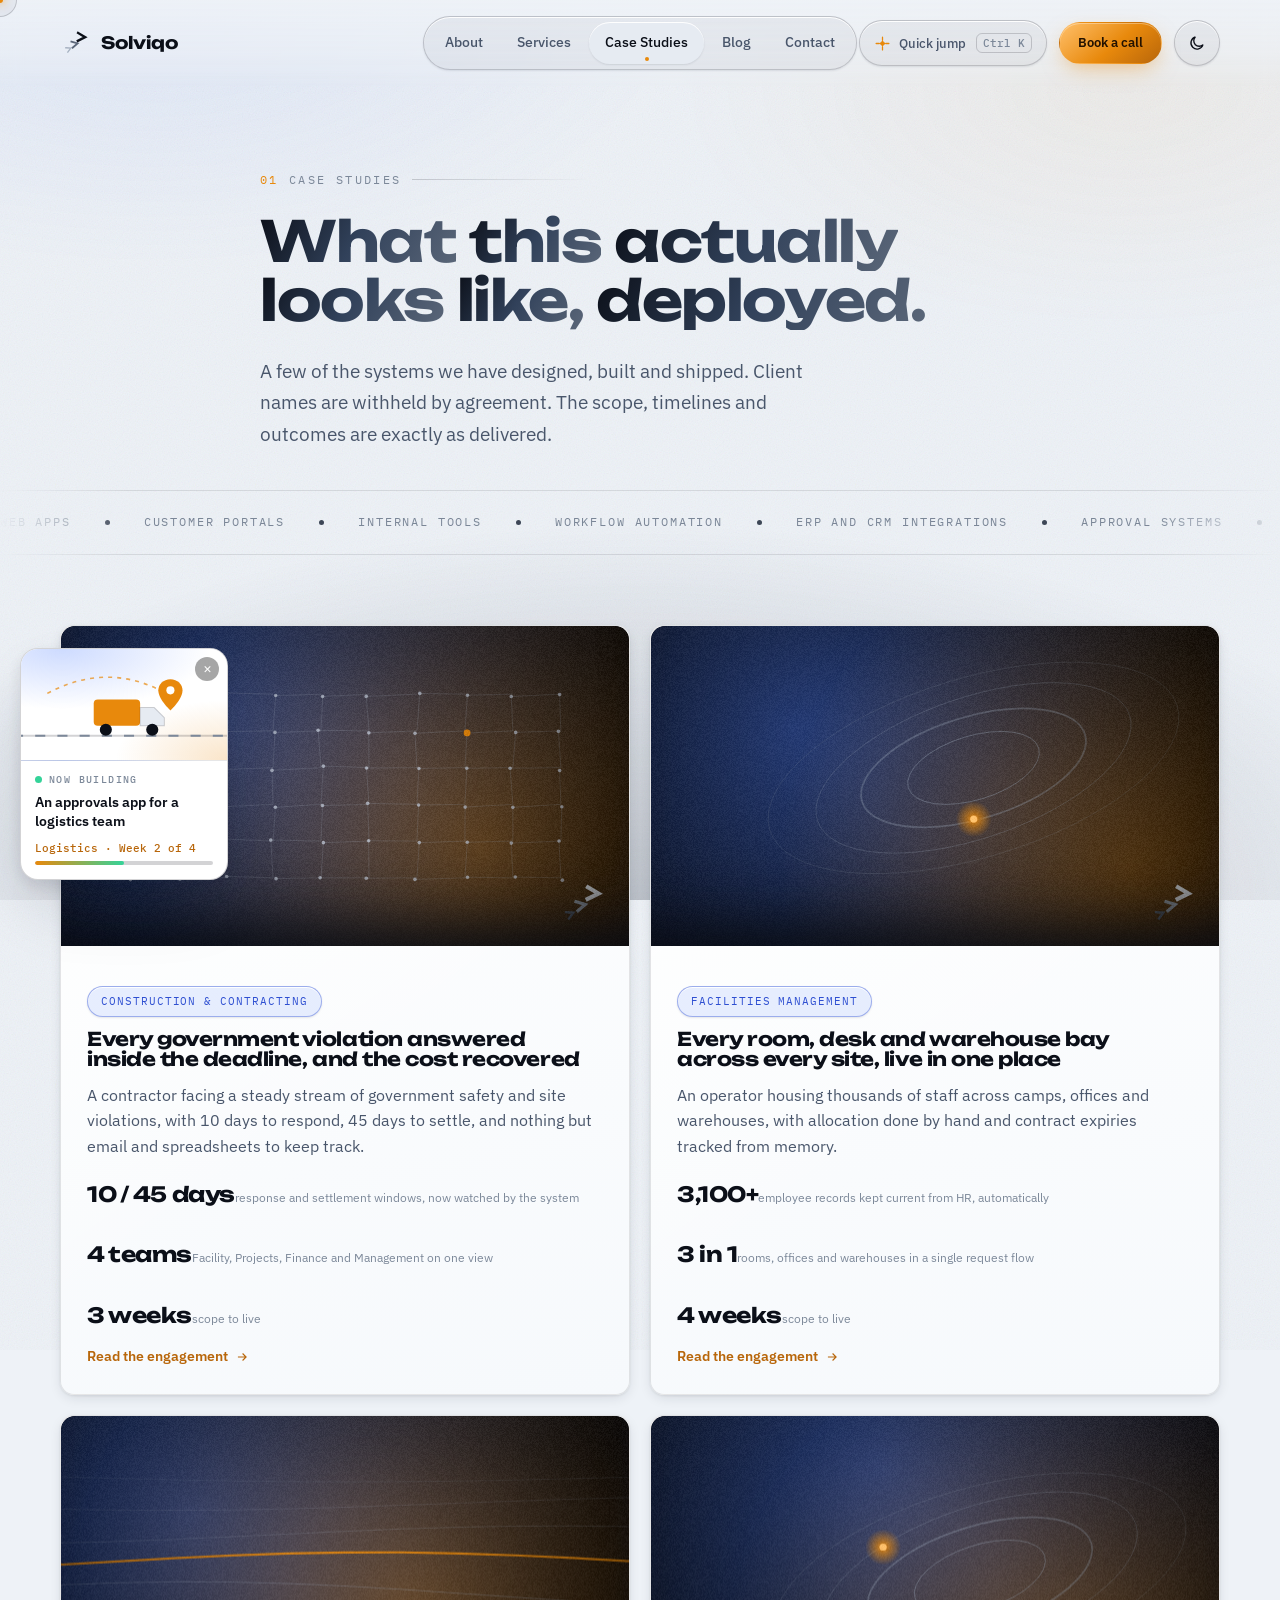
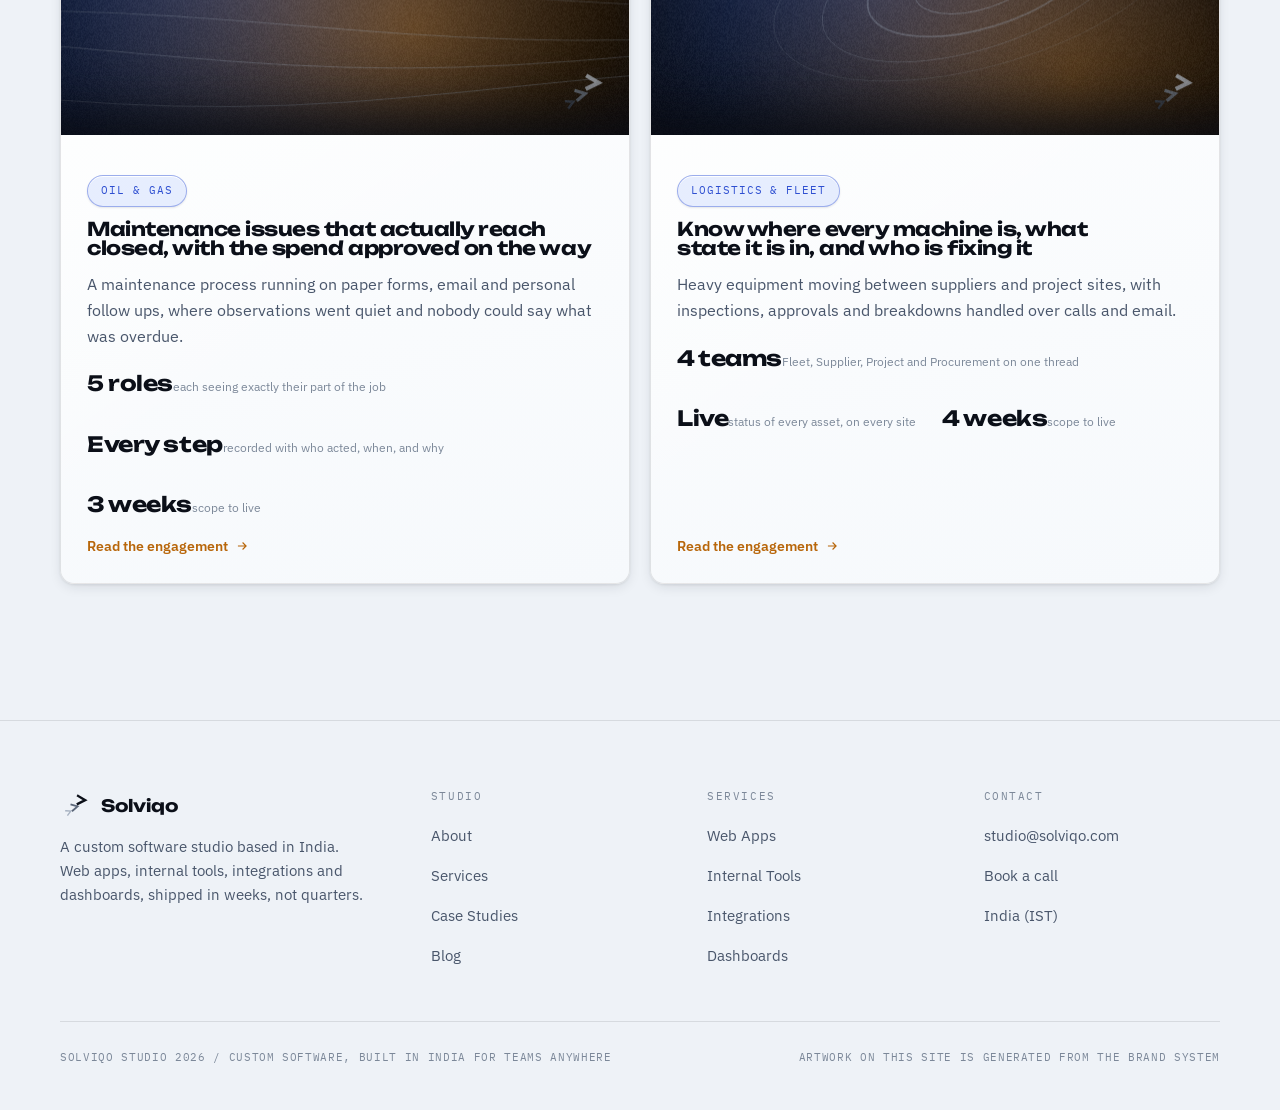
<file: case-studies.html>
<!doctype html>
<html lang="en" data-mascot="off">
<head>
<meta charset="utf-8">
<meta name="viewport" content="width=device-width, initial-scale=1">
<title>Case Studies, Solviqo</title>
<meta name="description" content="Systems we have designed, built and shipped: compliance, facilities, maintenance and fleet apps, delivered in weeks.">
<meta name="theme-color" content="#05070C">
<meta property="og:title" content="Case Studies, Solviqo">
<meta property="og:description" content="Systems we have designed, built and shipped: compliance, facilities, maintenance and fleet apps, delivered in weeks.">
<meta property="og:type" content="website">
<meta property="og:url" content="https://nisarg2810.github.io/solviqo/case-studies.html">
<link rel="icon" type="image/svg+xml" href="data:image/svg+xml,%3Csvg xmlns='http://www.w3.org/2000/svg' viewBox='0 0 240 240'%3E%3Crect width='240' height='240' rx='48' fill='%2305070C'/%3E%3Cg transform='translate(70,168) rotate(-25) scale(0.62)'%3E%3Cpolyline points='-27,-30 28,0 -27,30' fill='none' stroke='%235B6779' stroke-width='18'/%3E%3C/g%3E%3Cg transform='translate(118,128) rotate(-12) scale(0.82)'%3E%3Cpolyline points='-27,-30 28,0 -27,30' fill='none' stroke='%239FAABA' stroke-width='18'/%3E%3C/g%3E%3Cg transform='translate(172,72) rotate(2) scale(1.05)'%3E%3Cpolyline points='-27,-30 28,0 -27,30' fill='none' stroke='%23E2E8F0' stroke-width='18'/%3E%3C/g%3E%3C/svg%3E">
<link rel="preconnect" href="https://fonts.googleapis.com">
<link rel="preconnect" href="https://fonts.gstatic.com" crossorigin>
<link rel="stylesheet" href="https://fonts.googleapis.com/css2?family=Unbounded:wght@400;600;700;800&family=IBM+Plex+Sans:wght@400;500;600&family=IBM+Plex+Mono:wght@400;500&family=Caveat:wght@600;700&display=swap">
<link rel="stylesheet" href="assets/site.css?v=25">
<script>(function(){try{var t=localStorage.getItem('solviqo-theme');if(!t)t=matchMedia('(prefers-color-scheme: light)').matches?'light':'dark';document.documentElement.setAttribute('data-theme',t);}catch(e){document.documentElement.setAttribute('data-theme','dark');}})();</script>
<script>try{if(!sessionStorage.getItem('sv-seen')&&!matchMedia('(prefers-reduced-motion: reduce)').matches)document.documentElement.classList.add('is-loading');}catch(e){}</script>
</head>
<body>
<div class="loader" aria-hidden="true"><div class="ld-in">
  <svg class="ld-mark" viewBox="0 0 240 240"><g fill="none" stroke-width="18" stroke-linecap="square">
    <g transform="translate(70,168) rotate(-25) scale(0.62)"><polyline class="ld-c1" points="-27,-30 28,0 -27,30"/></g>
    <g transform="translate(118,128) rotate(-12) scale(0.82)"><polyline class="ld-c2" points="-27,-30 28,0 -27,30"/></g>
    <g transform="translate(172,72) rotate(2) scale(1.05)"><polyline class="ld-c3" points="-27,-30 28,0 -27,30"/></g></g></svg>
  <div class="ld-bar"><i></i></div>
</div></div>
<a class="skip" href="#main">Skip to content</a>
<div class="mesh" aria-hidden="true"></div>
<div class="grain" aria-hidden="true"></div>

<header class="site-header">
  <div class="nav-row">
    <a class="brand" href="index.html" aria-label="Solviqo home">
      <svg viewBox="0 0 240 240" aria-hidden="true">
        <g transform="translate(70,168) rotate(-25) scale(0.62)"><polyline points="-27,-30 28,0 -27,30" fill="none" stroke="#5B6779" stroke-width="18" stroke-linecap="square"/></g>
        <g transform="translate(118,128) rotate(-12) scale(0.82)"><polyline points="-27,-30 28,0 -27,30" fill="none" stroke="#9FAABA" stroke-width="18" stroke-linecap="square"/></g>
        <g transform="translate(172,72) rotate(2) scale(1.05)"><polyline points="-27,-30 28,0 -27,30" fill="none" stroke="#E2E8F0" stroke-width="18" stroke-linecap="square"/></g>
      </svg>
      <span>Solviqo</span>
    </a>
    <nav class="nav-inline" aria-label="Main">
      <a href="about.html">About</a>
      <a href="services.html">Services</a>
      <a href="case-studies.html" class="active" aria-current="page">Case Studies</a>
      <a href="blog.html">Blog</a>
      <a href="contact.html">Contact</a>
    </nav>
    <div class="nav-right">
      <button class="cmdk-btn" id="cmdkBtn" type="button" aria-label="Search the site"></button>
      <a class="btn btn-primary btn-sm" href="contact.html">Book a call<span class="shine"></span></a>
      <button id="themeBtn" class="theme-btn" aria-label="Switch to light mode" aria-pressed="false">
        <svg class="sun" viewBox="0 0 24 24" fill="none" stroke="currentColor" stroke-width="1.8" aria-hidden="true"><circle cx="12" cy="12" r="4.2"/><path d="M12 2v2.4M12 19.6V22M4.2 4.2l1.7 1.7M18.1 18.1l1.7 1.7M2 12h2.4M19.6 12H22M4.2 19.8l1.7-1.7M18.1 5.9l1.7-1.7"/></svg>
        <svg class="moon" viewBox="0 0 24 24" fill="none" stroke="currentColor" stroke-width="1.8" aria-hidden="true"><path d="M20 14.2A8.2 8.2 0 1 1 9.8 4a6.6 6.6 0 0 0 10.2 10.2z"/></svg>
      </button>
      <button id="navToggle" class="nav-toggle" aria-label="Open menu" aria-expanded="false">
        <span class="ln"></span><span class="ln"></span>
      </button>
    </div>
  </div>
</header>

<div id="navOverlay" class="nav-overlay">
  <div class="wrap">
    <nav class="nav-list">
      <a href="index.html"><span class="idx">01</span>Home</a>
      <a href="about.html"><span class="idx">02</span>About</a>
      <a href="services.html"><span class="idx">03</span>Services</a>
      <a href="case-studies.html" class="active"><span class="idx">04</span>Case Studies</a>
      <a href="blog.html"><span class="idx">05</span>Blog</a>
      <a href="contact.html"><span class="idx">06</span>Contact</a>
    </nav>
    <div class="nav-foot">
      <a href="mailto:studio@solviqo.com">studio@solviqo.com</a>
      <span>India · working worldwide</span>
      <a class="btn btn-primary" href="contact.html">Book a scoping call<span class="shine"></span></a>
    </div>
  </div>
</div>

<main id="main" tabindex="-1">

  <section class="hero" id="listHero" style="padding-bottom:40px">
    <div class="wrap" style="max-width:840px">
      <span class="kick rev"><b>01</b> Case studies</span>
      <h1 class="chrome-text rev" style="font-size:clamp(34px,4.4vw,60px);margin-top:22px">What this actually looks like, deployed.</h1>
      <p class="lede rev">A few of the systems we have designed, built and shipped. Client names are withheld by agreement. The scope, timelines and outcomes are exactly as delivered.</p>
    </div>
  </section>

  <div id="listMarq"><div class="marq" aria-hidden="true"><div class="marq-track"><span>Web apps</span><span>Customer portals</span><span>Internal tools</span><span>Workflow automation</span><span>ERP and CRM integrations</span><span>Approval systems</span><span>New product MVPs</span><span>Live dashboards</span><span>Web apps</span><span>Customer portals</span><span>Internal tools</span><span>Workflow automation</span><span>ERP and CRM integrations</span><span>Approval systems</span><span>New product MVPs</span><span>Live dashboards</span></div></div></div>

  <section class="sec" style="padding-top:70px">
    <div class="wrap">
      <div id="caseList" class="grid2 stag" hidden></div>
      <div id="caseDetail" hidden></div>
    </div>
  </section>

</main>

<footer class="site-footer">
  <div class="wrap">
    <div class="foot-top">
      <div class="foot-brand">
        <a class="brand" href="index.html" aria-label="Solviqo home"><svg viewBox="0 0 240 240" aria-hidden="true">
        <g transform="translate(70,168) rotate(-25) scale(0.62)"><polyline points="-27,-30 28,0 -27,30" fill="none" stroke="#5B6779" stroke-width="18" stroke-linecap="square"/></g>
        <g transform="translate(118,128) rotate(-12) scale(0.82)"><polyline points="-27,-30 28,0 -27,30" fill="none" stroke="#9FAABA" stroke-width="18" stroke-linecap="square"/></g>
        <g transform="translate(172,72) rotate(2) scale(1.05)"><polyline points="-27,-30 28,0 -27,30" fill="none" stroke="#E2E8F0" stroke-width="18" stroke-linecap="square"/></g>
      </svg><span>Solviqo</span></a>
        <p>A custom software studio based in India. Web apps, internal tools, integrations and dashboards, shipped in weeks, not quarters.</p>
      </div>
      <div class="foot-col"><h4>Studio</h4><ul>
        <li><a href="about.html">About</a></li><li><a href="services.html">Services</a></li>
        <li><a href="case-studies.html">Case Studies</a></li><li><a href="blog.html">Blog</a></li></ul></div>
      <div class="foot-col"><h4>Services</h4><ul>
        <li><a href="services.html#web-apps">Web Apps</a></li>
        <li><a href="services.html#internal-tools">Internal Tools</a></li>
        <li><a href="services.html#integrations">Integrations</a></li>
        <li><a href="services.html#dashboards">Dashboards</a></li></ul></div>
      <div class="foot-col"><h4>Contact</h4><ul>
        <li><a href="mailto:studio@solviqo.com">studio@solviqo.com</a></li>
        <li><a href="contact.html">Book a call</a></li>
        <li><span style="color:var(--t2);font-size:14.5px">India (IST)</span></li></ul></div>
    </div>
    <div class="foot-bottom">
      <p>SOLVIQO STUDIO 2026 / CUSTOM SOFTWARE, BUILT IN INDIA FOR TEAMS ANYWHERE</p>
      <p>ARTWORK ON THIS SITE IS GENERATED FROM THE BRAND SYSTEM</p>
    </div>
  </div>
</footer>

<script src="assets/site.js?v=14"></script>
<script src="assets/features.js?v=8"></script>
<script src="assets/vsl.js?v=1"></script>
</body>
</html>
</file>
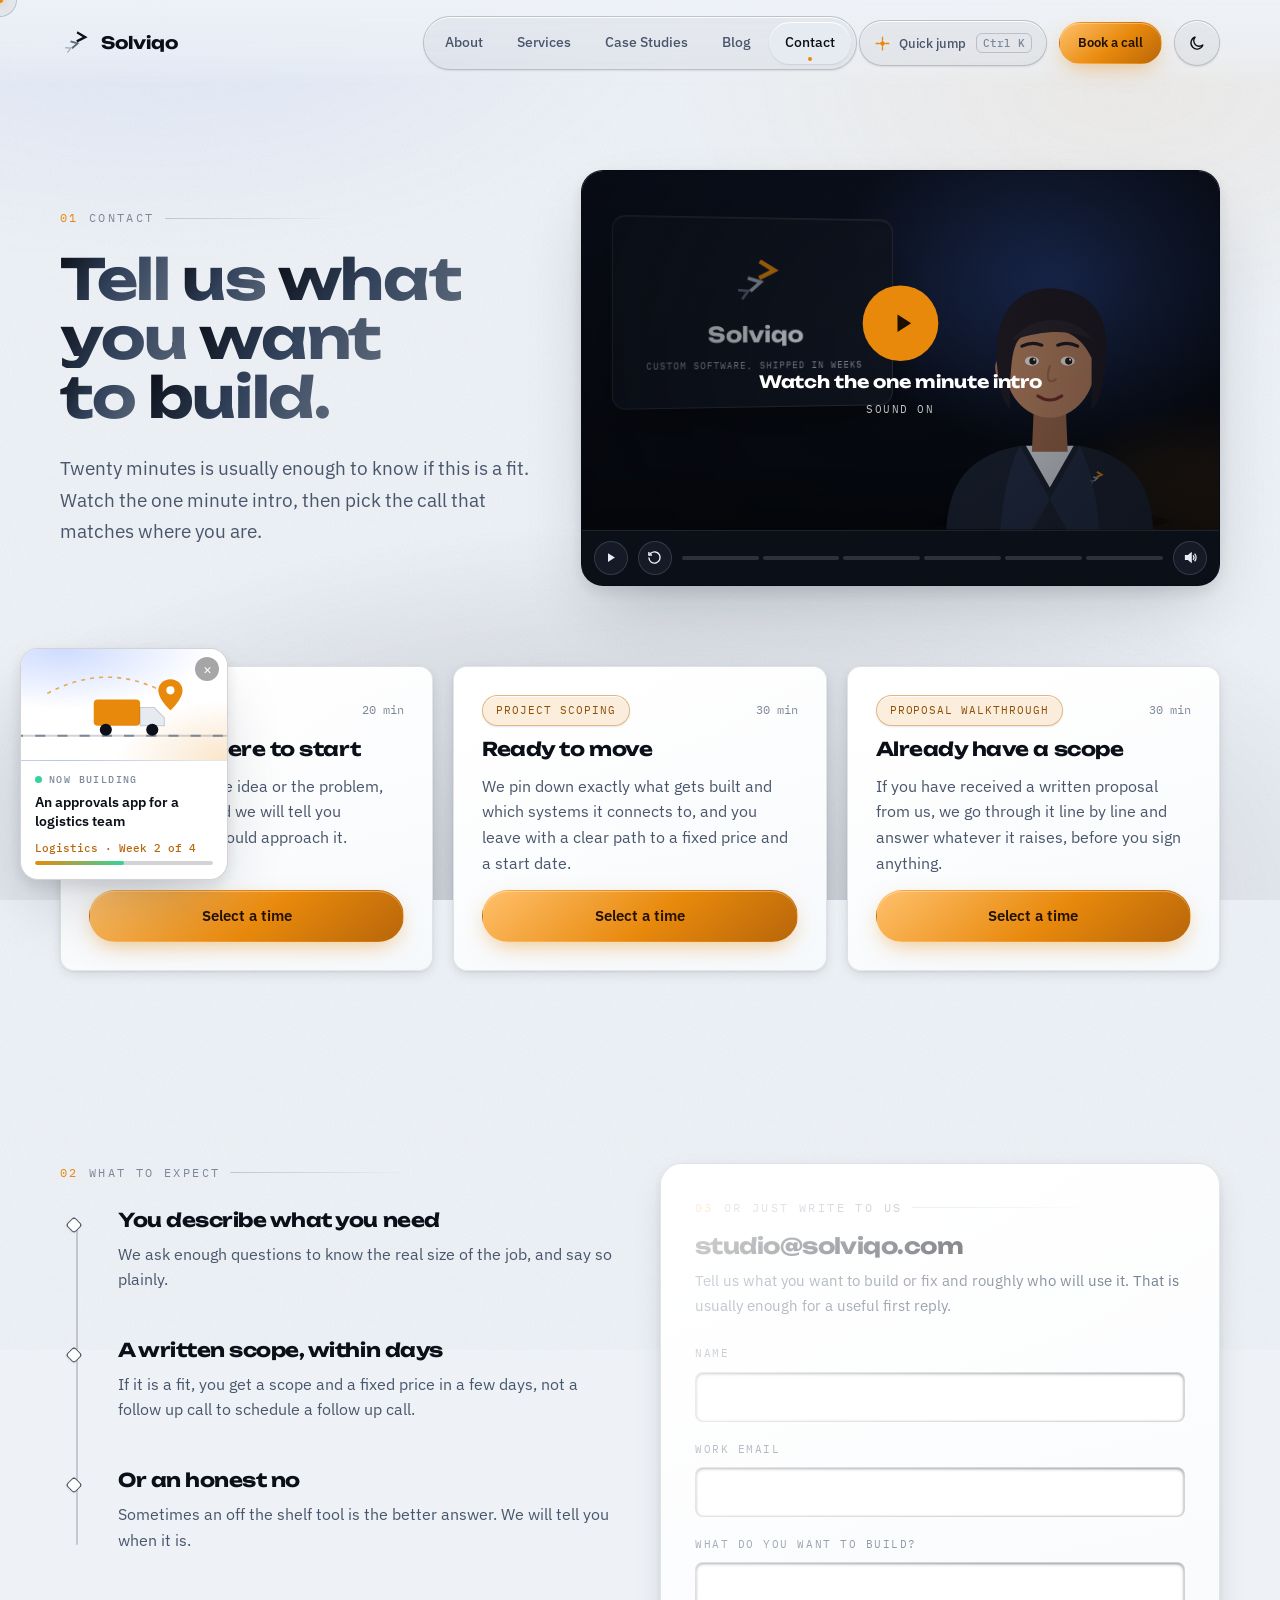
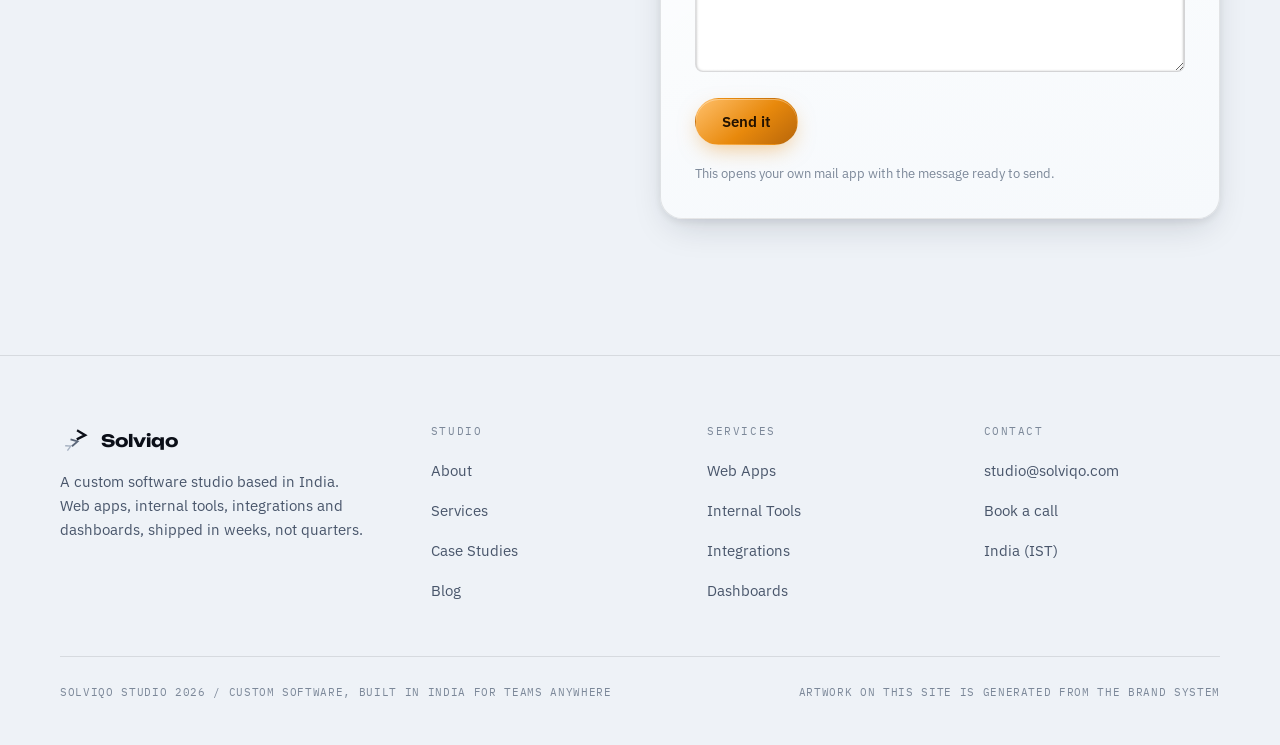
<file: contact.html>
<!doctype html>
<html lang="en" data-mascot="off">
<head>
<meta charset="utf-8">
<meta name="viewport" content="width=device-width, initial-scale=1">
<title>Contact, Solviqo</title>
<meta name="description" content="Book a call with Solviqo. Pick the meeting that matches where you are: discovery, project scoping, or a proposal walkthrough.">
<meta name="theme-color" content="#05070C">
<meta property="og:title" content="Contact, Solviqo">
<meta property="og:description" content="Book a call with Solviqo. Pick the meeting that matches where you are: discovery, project scoping, or a proposal walkthrough.">
<meta property="og:type" content="website">
<meta property="og:url" content="https://nisarg2810.github.io/solviqo/contact.html">
<link rel="icon" type="image/svg+xml" href="data:image/svg+xml,%3Csvg xmlns='http://www.w3.org/2000/svg' viewBox='0 0 240 240'%3E%3Crect width='240' height='240' rx='48' fill='%2305070C'/%3E%3Cg transform='translate(70,168) rotate(-25) scale(0.62)'%3E%3Cpolyline points='-27,-30 28,0 -27,30' fill='none' stroke='%235B6779' stroke-width='18'/%3E%3C/g%3E%3Cg transform='translate(118,128) rotate(-12) scale(0.82)'%3E%3Cpolyline points='-27,-30 28,0 -27,30' fill='none' stroke='%239FAABA' stroke-width='18'/%3E%3C/g%3E%3Cg transform='translate(172,72) rotate(2) scale(1.05)'%3E%3Cpolyline points='-27,-30 28,0 -27,30' fill='none' stroke='%23E2E8F0' stroke-width='18'/%3E%3C/g%3E%3C/svg%3E">
<link rel="preconnect" href="https://fonts.googleapis.com">
<link rel="preconnect" href="https://fonts.gstatic.com" crossorigin>
<link rel="stylesheet" href="https://fonts.googleapis.com/css2?family=Unbounded:wght@400;600;700;800&family=IBM+Plex+Sans:wght@400;500;600&family=IBM+Plex+Mono:wght@400;500&family=Caveat:wght@600;700&display=swap">
<link rel="stylesheet" href="assets/site.css?v=25">
<script>(function(){try{var t=localStorage.getItem('solviqo-theme');if(!t)t=matchMedia('(prefers-color-scheme: light)').matches?'light':'dark';document.documentElement.setAttribute('data-theme',t);}catch(e){document.documentElement.setAttribute('data-theme','dark');}})();</script>
<script>try{if(!sessionStorage.getItem('sv-seen')&&!matchMedia('(prefers-reduced-motion: reduce)').matches)document.documentElement.classList.add('is-loading');}catch(e){}</script>
</head>
<body>
<div class="loader" aria-hidden="true"><div class="ld-in">
  <svg class="ld-mark" viewBox="0 0 240 240"><g fill="none" stroke-width="18" stroke-linecap="square">
    <g transform="translate(70,168) rotate(-25) scale(0.62)"><polyline class="ld-c1" points="-27,-30 28,0 -27,30"/></g>
    <g transform="translate(118,128) rotate(-12) scale(0.82)"><polyline class="ld-c2" points="-27,-30 28,0 -27,30"/></g>
    <g transform="translate(172,72) rotate(2) scale(1.05)"><polyline class="ld-c3" points="-27,-30 28,0 -27,30"/></g></g></svg>
  <div class="ld-bar"><i></i></div>
</div></div>
<a class="skip" href="#main">Skip to content</a>
<div class="mesh" aria-hidden="true"></div>
<div class="grain" aria-hidden="true"></div>

<header class="site-header">
  <div class="nav-row">
    <a class="brand" href="index.html" aria-label="Solviqo home">
      <svg viewBox="0 0 240 240" aria-hidden="true">
        <g transform="translate(70,168) rotate(-25) scale(0.62)"><polyline points="-27,-30 28,0 -27,30" fill="none" stroke="#5B6779" stroke-width="18" stroke-linecap="square"/></g>
        <g transform="translate(118,128) rotate(-12) scale(0.82)"><polyline points="-27,-30 28,0 -27,30" fill="none" stroke="#9FAABA" stroke-width="18" stroke-linecap="square"/></g>
        <g transform="translate(172,72) rotate(2) scale(1.05)"><polyline points="-27,-30 28,0 -27,30" fill="none" stroke="#E2E8F0" stroke-width="18" stroke-linecap="square"/></g>
      </svg>
      <span>Solviqo</span>
    </a>
    <nav class="nav-inline" aria-label="Main">
      <a href="about.html">About</a>
      <a href="services.html">Services</a>
      <a href="case-studies.html">Case Studies</a>
      <a href="blog.html">Blog</a>
      <a href="contact.html" class="active" aria-current="page">Contact</a>
    </nav>
    <div class="nav-right">
      <button class="cmdk-btn" id="cmdkBtn" type="button" aria-label="Search the site"></button>
      <a class="btn btn-primary btn-sm" href="contact.html">Book a call<span class="shine"></span></a>
      <button id="themeBtn" class="theme-btn" aria-label="Switch to light mode" aria-pressed="false">
        <svg class="sun" viewBox="0 0 24 24" fill="none" stroke="currentColor" stroke-width="1.8" aria-hidden="true"><circle cx="12" cy="12" r="4.2"/><path d="M12 2v2.4M12 19.6V22M4.2 4.2l1.7 1.7M18.1 18.1l1.7 1.7M2 12h2.4M19.6 12H22M4.2 19.8l1.7-1.7M18.1 5.9l1.7-1.7"/></svg>
        <svg class="moon" viewBox="0 0 24 24" fill="none" stroke="currentColor" stroke-width="1.8" aria-hidden="true"><path d="M20 14.2A8.2 8.2 0 1 1 9.8 4a6.6 6.6 0 0 0 10.2 10.2z"/></svg>
      </button>
      <button id="navToggle" class="nav-toggle" aria-label="Open menu" aria-expanded="false">
        <span class="ln"></span><span class="ln"></span>
      </button>
    </div>
  </div>
</header>

<div id="navOverlay" class="nav-overlay">
  <div class="wrap">
    <nav class="nav-list">
      <a href="index.html"><span class="idx">01</span>Home</a>
      <a href="about.html"><span class="idx">02</span>About</a>
      <a href="services.html"><span class="idx">03</span>Services</a>
      <a href="case-studies.html"><span class="idx">04</span>Case Studies</a>
      <a href="blog.html"><span class="idx">05</span>Blog</a>
      <a href="contact.html" class="active"><span class="idx">06</span>Contact</a>
    </nav>
    <div class="nav-foot">
      <a href="mailto:studio@solviqo.com">studio@solviqo.com</a>
      <span>India · working worldwide</span>
      <a class="btn btn-primary" href="contact.html">Book a scoping call<span class="shine"></span></a>
    </div>
  </div>
</div>

<main id="main" tabindex="-1">

  <section class="hero contact-hero" style="padding-bottom:40px">
    <div class="wrap contact-grid">
      <div>
        <span class="kick rev"><b>01</b> Contact</span>
        <h1 class="chrome-text rev" style="font-size:clamp(34px,4.4vw,60px);margin-top:22px">Tell us what you want to build.</h1>
        <p class="lede rev">Twenty minutes is usually enough to know if this is a fit. Watch the one minute intro, then pick the call that matches where you are.</p>
      </div>
      <div class="rev"><div id="vsl" class="vsl"></div></div>
    </div>
  </section>

  <section class="sec" style="padding-top:40px">
    <div class="wrap">
      <div class="grid3 stag">
        <div class="card" data-tilt="7">
          <div style="display:flex;justify-content:space-between;align-items:center"><span class="badge amber">Discovery call</span><span style="font-family:var(--f-mono);font-size:12px;color:var(--t3)">20 min</span></div>
          <h3>Not sure where to start</h3>
          <p>Walk us through the idea or the problem, however rough, and we will tell you honestly how we would approach it.</p>
          <!-- Replace with your real Calendly or Cal.com booking link -->
          <a class="btn btn-primary" style="margin-top:auto" href="https://cal.com/solviqo/discovery-call">Select a time<span class="shine"></span></a>
        </div>
        <div class="card" data-tilt="7">
          <div style="display:flex;justify-content:space-between;align-items:center"><span class="badge amber">Project scoping</span><span style="font-family:var(--f-mono);font-size:12px;color:var(--t3)">30 min</span></div>
          <h3>Ready to move</h3>
          <p>We pin down exactly what gets built and which systems it connects to, and you leave with a clear path to a fixed price and a start date.</p>
          <!-- Replace with your real Calendly or Cal.com booking link -->
          <a class="btn btn-primary" style="margin-top:auto" href="https://cal.com/solviqo/technical-scoping">Select a time<span class="shine"></span></a>
        </div>
        <div class="card" data-tilt="7">
          <div style="display:flex;justify-content:space-between;align-items:center"><span class="badge amber">Proposal walkthrough</span><span style="font-family:var(--f-mono);font-size:12px;color:var(--t3)">30 min</span></div>
          <h3>Already have a scope</h3>
          <p>If you have received a written proposal from us, we go through it line by line and answer whatever it raises, before you sign anything.</p>
          <!-- Replace with your real Calendly or Cal.com booking link -->
          <a class="btn btn-primary" style="margin-top:auto" href="https://cal.com/solviqo/proposal-walkthrough">Select a time<span class="shine"></span></a>
        </div>
      </div>
    </div>
  </section>

  <section class="sec">
    <div class="wrap grid2" style="gap:40px;align-items:start">
      <div class="rev">
        <span class="kick"><b>02</b> What to expect</span>
        <div class="steps" id="steps" style="margin-top:28px">
          <div class="spine" aria-hidden="true"><i></i></div>
          <div class="step"><h3 style="font-size:19px">You describe what you need</h3><p>We ask enough questions to know the real size of the job, and say so plainly.</p></div>
          <div class="step"><h3 style="font-size:19px">A written scope, within days</h3><p>If it is a fit, you get a scope and a fixed price in a few days, not a follow up call to schedule a follow up call.</p></div>
          <div class="step"><h3 style="font-size:19px">Or an honest no</h3><p>Sometimes an off the shelf tool is the better answer. We will tell you when it is.</p></div>
        </div>
      </div>
      <div class="panel pad rev">
        <span class="kick"><b>03</b> Or just write to us</span>
        <h3 style="font-size:22px;margin-top:16px">studio@solviqo.com</h3>
        <p style="color:var(--t2);margin-top:12px;font-size:15px">Tell us what you want to build or fix and roughly who will use it. That is usually enough for a useful first reply.</p>
        <form class="form" id="leadForm" novalidate style="margin-top:26px">
          <div class="field"><label for="f-name">Name</label><input id="f-name" name="name" type="text" autocomplete="name" required></div>
          <div class="field"><label for="f-email">Work email</label><input id="f-email" name="email" type="email" autocomplete="email" required></div>
          <div class="field"><label for="f-msg">What do you want to build?</label><textarea id="f-msg" name="message" rows="4" required></textarea></div>
          <button class="btn btn-primary" type="submit" style="align-self:flex-start">Send it<span class="shine"></span></button>
          <p class="form-note">This opens your own mail app with the message ready to send.</p>
        </form>
        <div class="form-ok" id="formOk" style="margin-top:18px">Got it. You will hear back within one working day.</div>
      </div>
    </div>
  </section>

</main>

<footer class="site-footer">
  <div class="wrap">
    <div class="foot-top">
      <div class="foot-brand">
        <a class="brand" href="index.html" aria-label="Solviqo home"><svg viewBox="0 0 240 240" aria-hidden="true">
        <g transform="translate(70,168) rotate(-25) scale(0.62)"><polyline points="-27,-30 28,0 -27,30" fill="none" stroke="#5B6779" stroke-width="18" stroke-linecap="square"/></g>
        <g transform="translate(118,128) rotate(-12) scale(0.82)"><polyline points="-27,-30 28,0 -27,30" fill="none" stroke="#9FAABA" stroke-width="18" stroke-linecap="square"/></g>
        <g transform="translate(172,72) rotate(2) scale(1.05)"><polyline points="-27,-30 28,0 -27,30" fill="none" stroke="#E2E8F0" stroke-width="18" stroke-linecap="square"/></g>
      </svg><span>Solviqo</span></a>
        <p>A custom software studio based in India. Web apps, internal tools, integrations and dashboards, shipped in weeks, not quarters.</p>
      </div>
      <div class="foot-col"><h4>Studio</h4><ul>
        <li><a href="about.html">About</a></li><li><a href="services.html">Services</a></li>
        <li><a href="case-studies.html">Case Studies</a></li><li><a href="blog.html">Blog</a></li></ul></div>
      <div class="foot-col"><h4>Services</h4><ul>
        <li><a href="services.html#web-apps">Web Apps</a></li>
        <li><a href="services.html#internal-tools">Internal Tools</a></li>
        <li><a href="services.html#integrations">Integrations</a></li>
        <li><a href="services.html#dashboards">Dashboards</a></li></ul></div>
      <div class="foot-col"><h4>Contact</h4><ul>
        <li><a href="mailto:studio@solviqo.com">studio@solviqo.com</a></li>
        <li><a href="contact.html">Book a call</a></li>
        <li><span style="color:var(--t2);font-size:14.5px">India (IST)</span></li></ul></div>
    </div>
    <div class="foot-bottom">
      <p>SOLVIQO STUDIO 2026 / CUSTOM SOFTWARE, BUILT IN INDIA FOR TEAMS ANYWHERE</p>
      <p>ARTWORK ON THIS SITE IS GENERATED FROM THE BRAND SYSTEM</p>
    </div>
  </div>
</footer>

<script src="assets/site.js?v=14"></script>
<script src="assets/features.js?v=8"></script>
<script src="assets/vsl.js?v=1"></script>
</body>
</html>
</file>
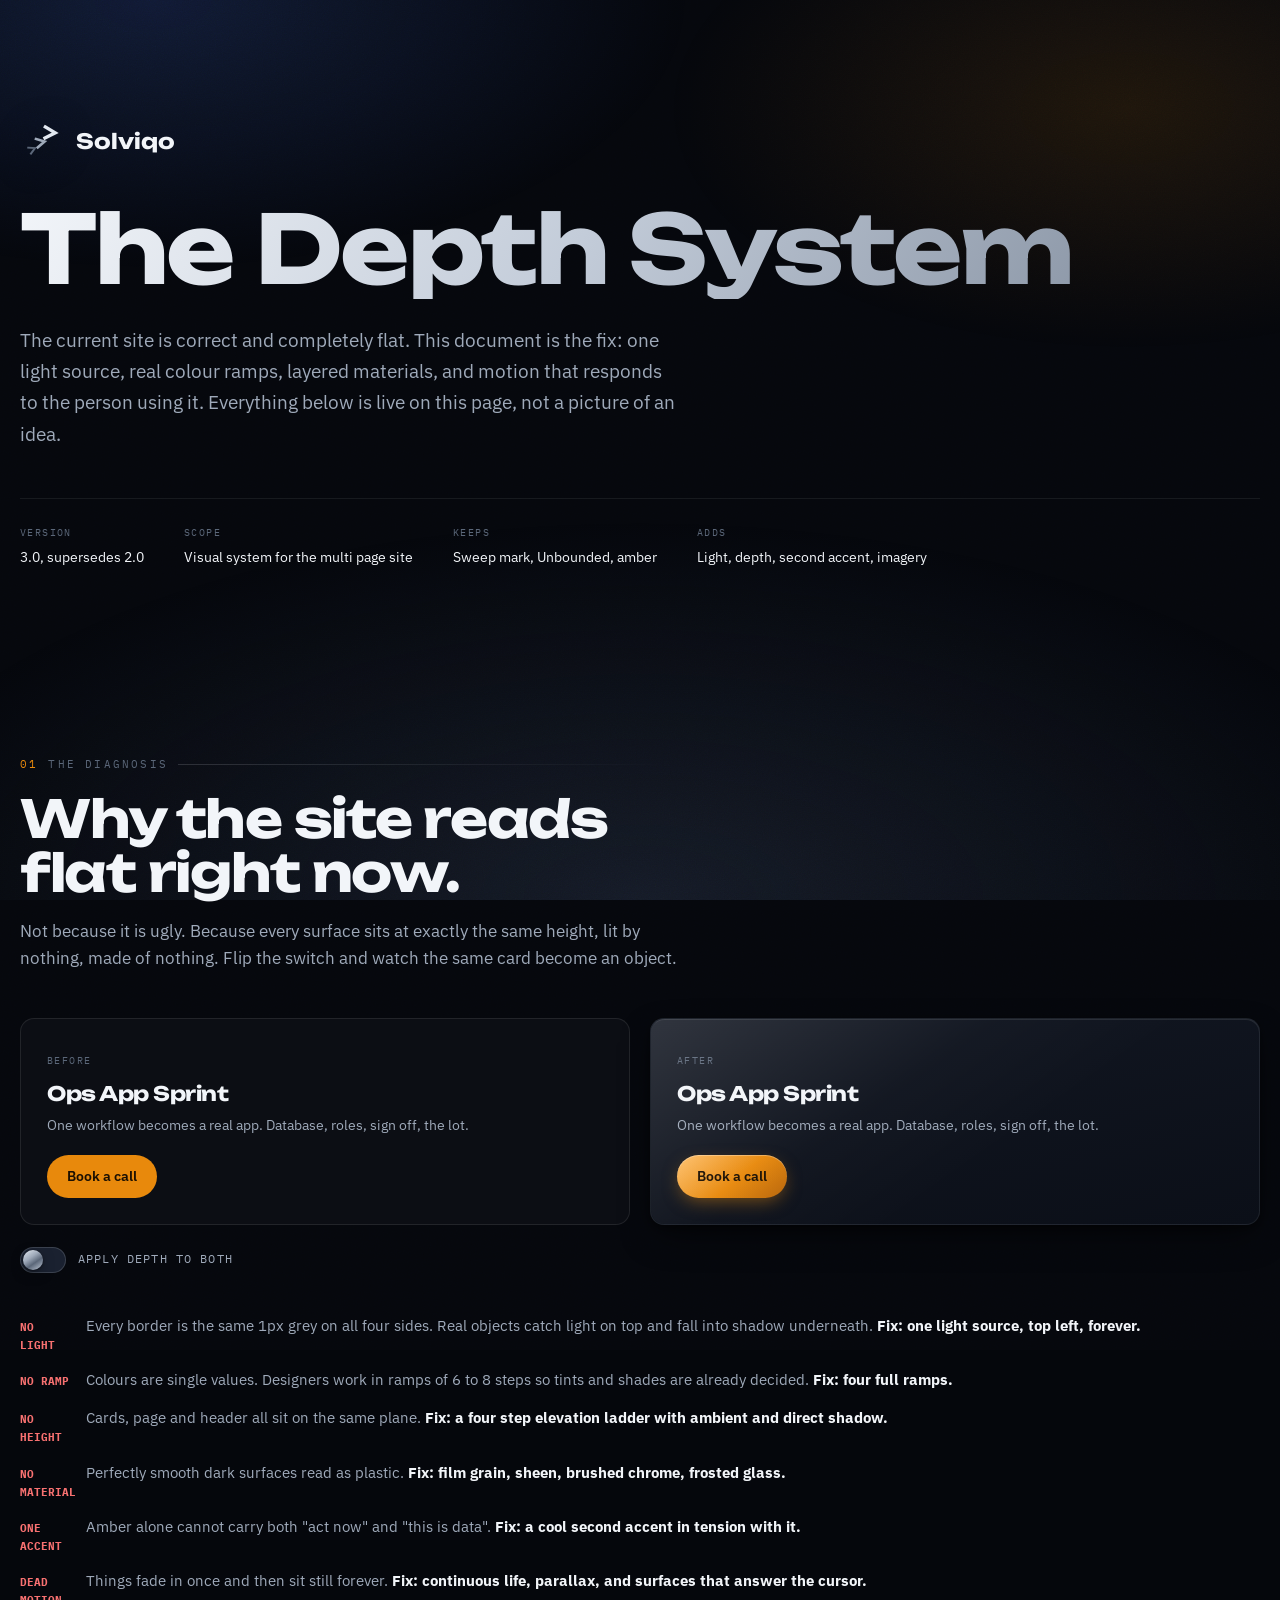
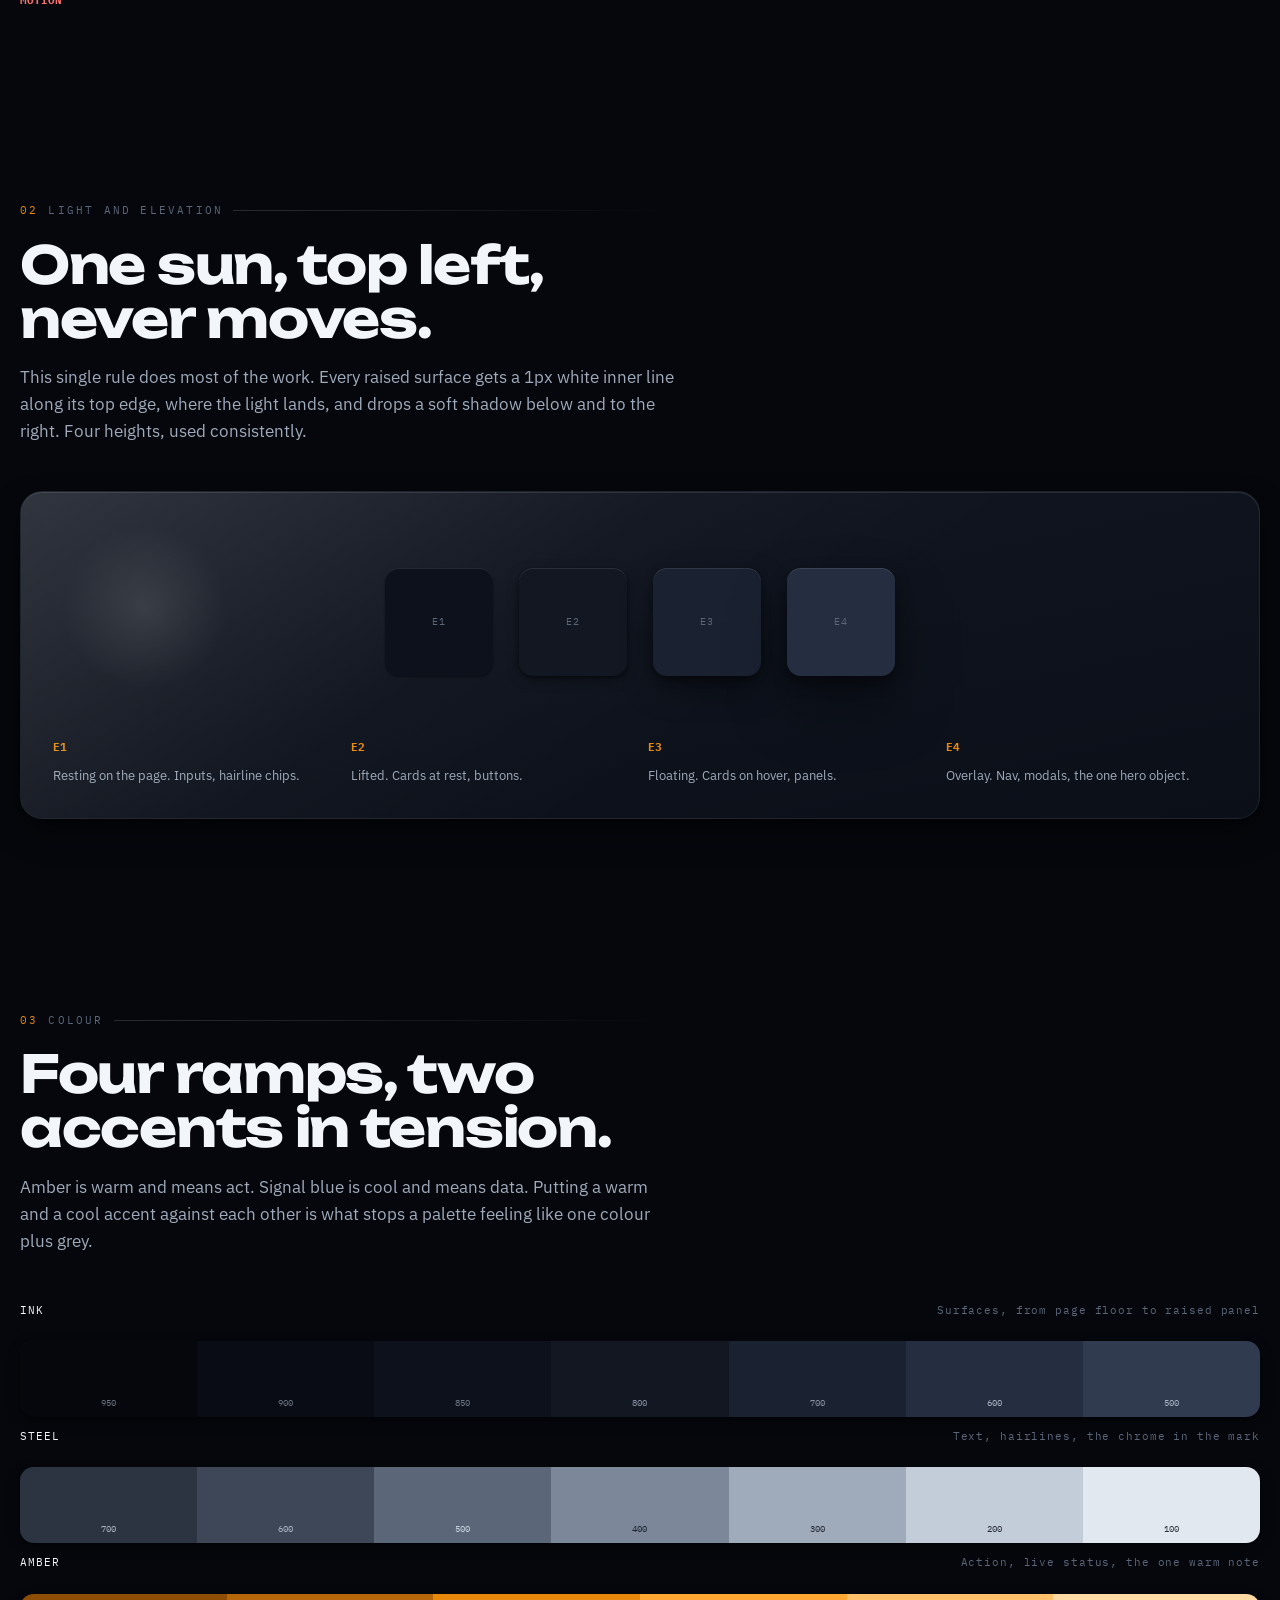
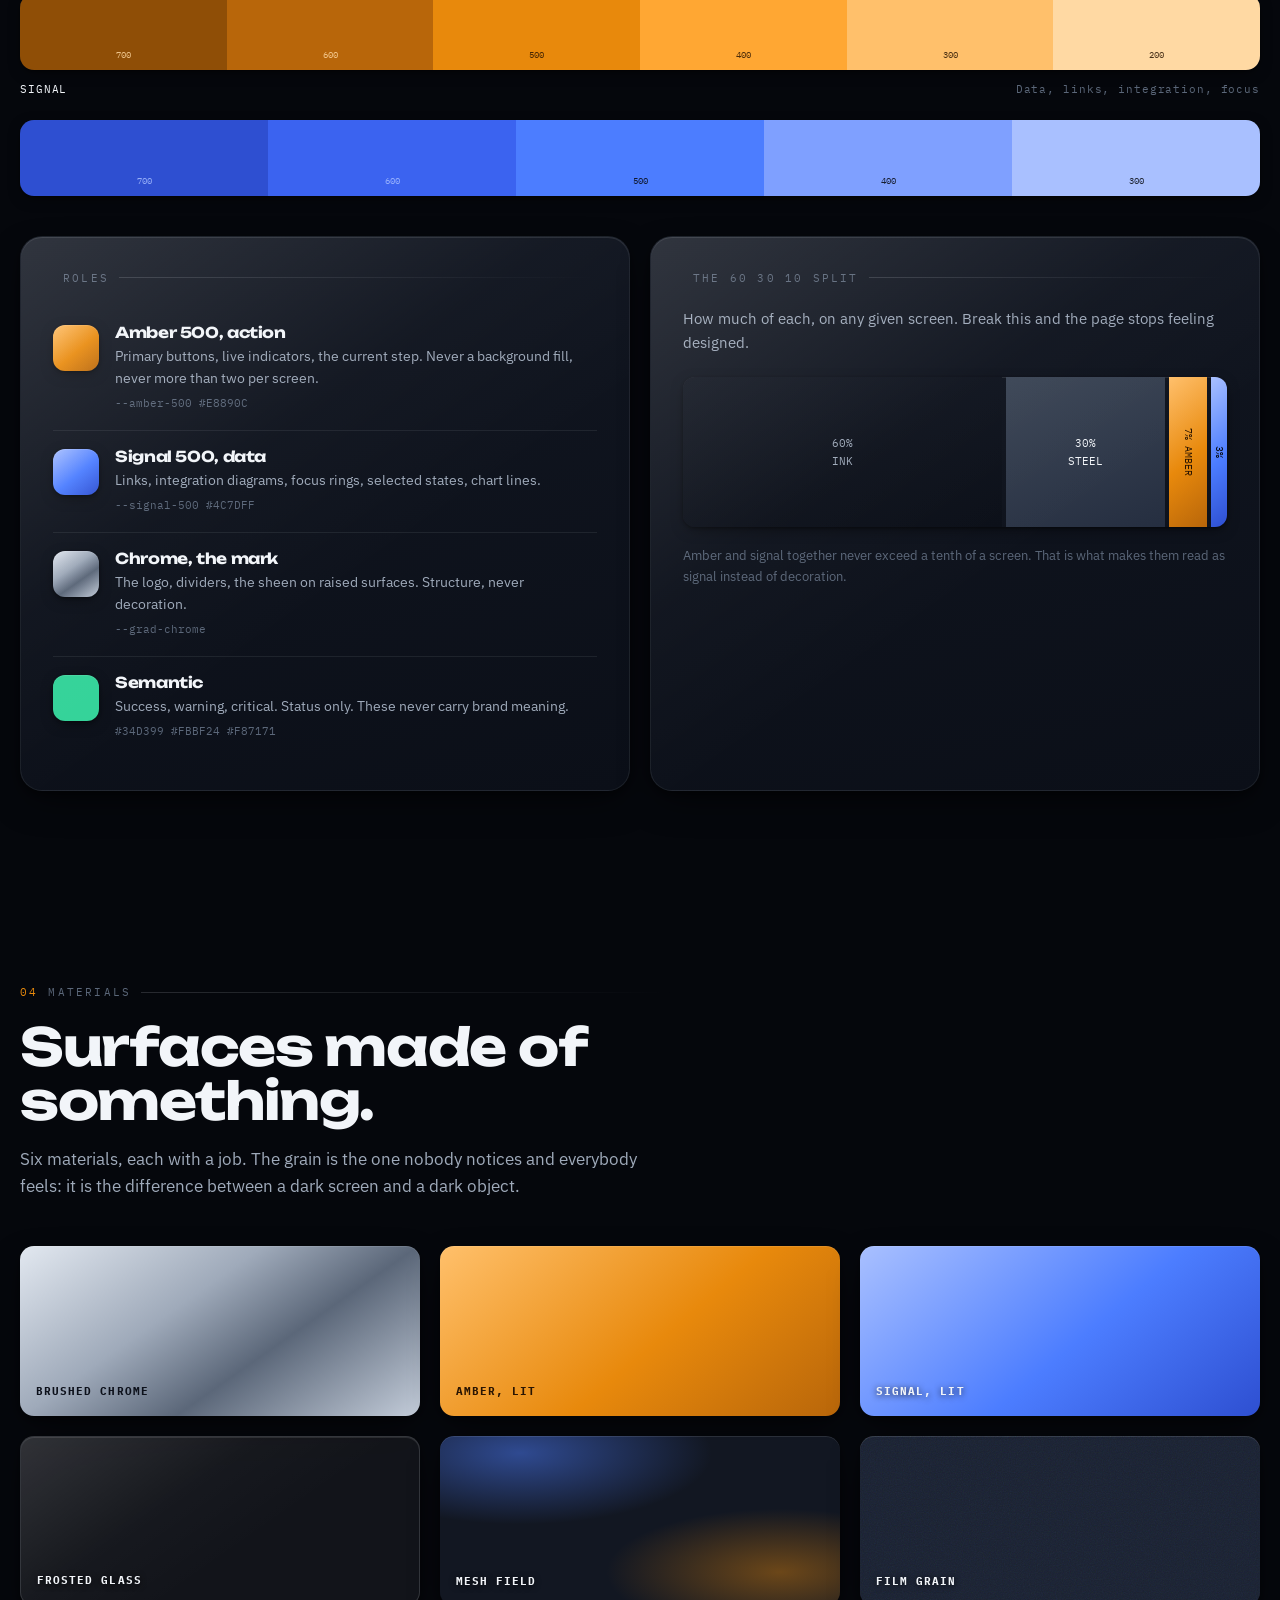
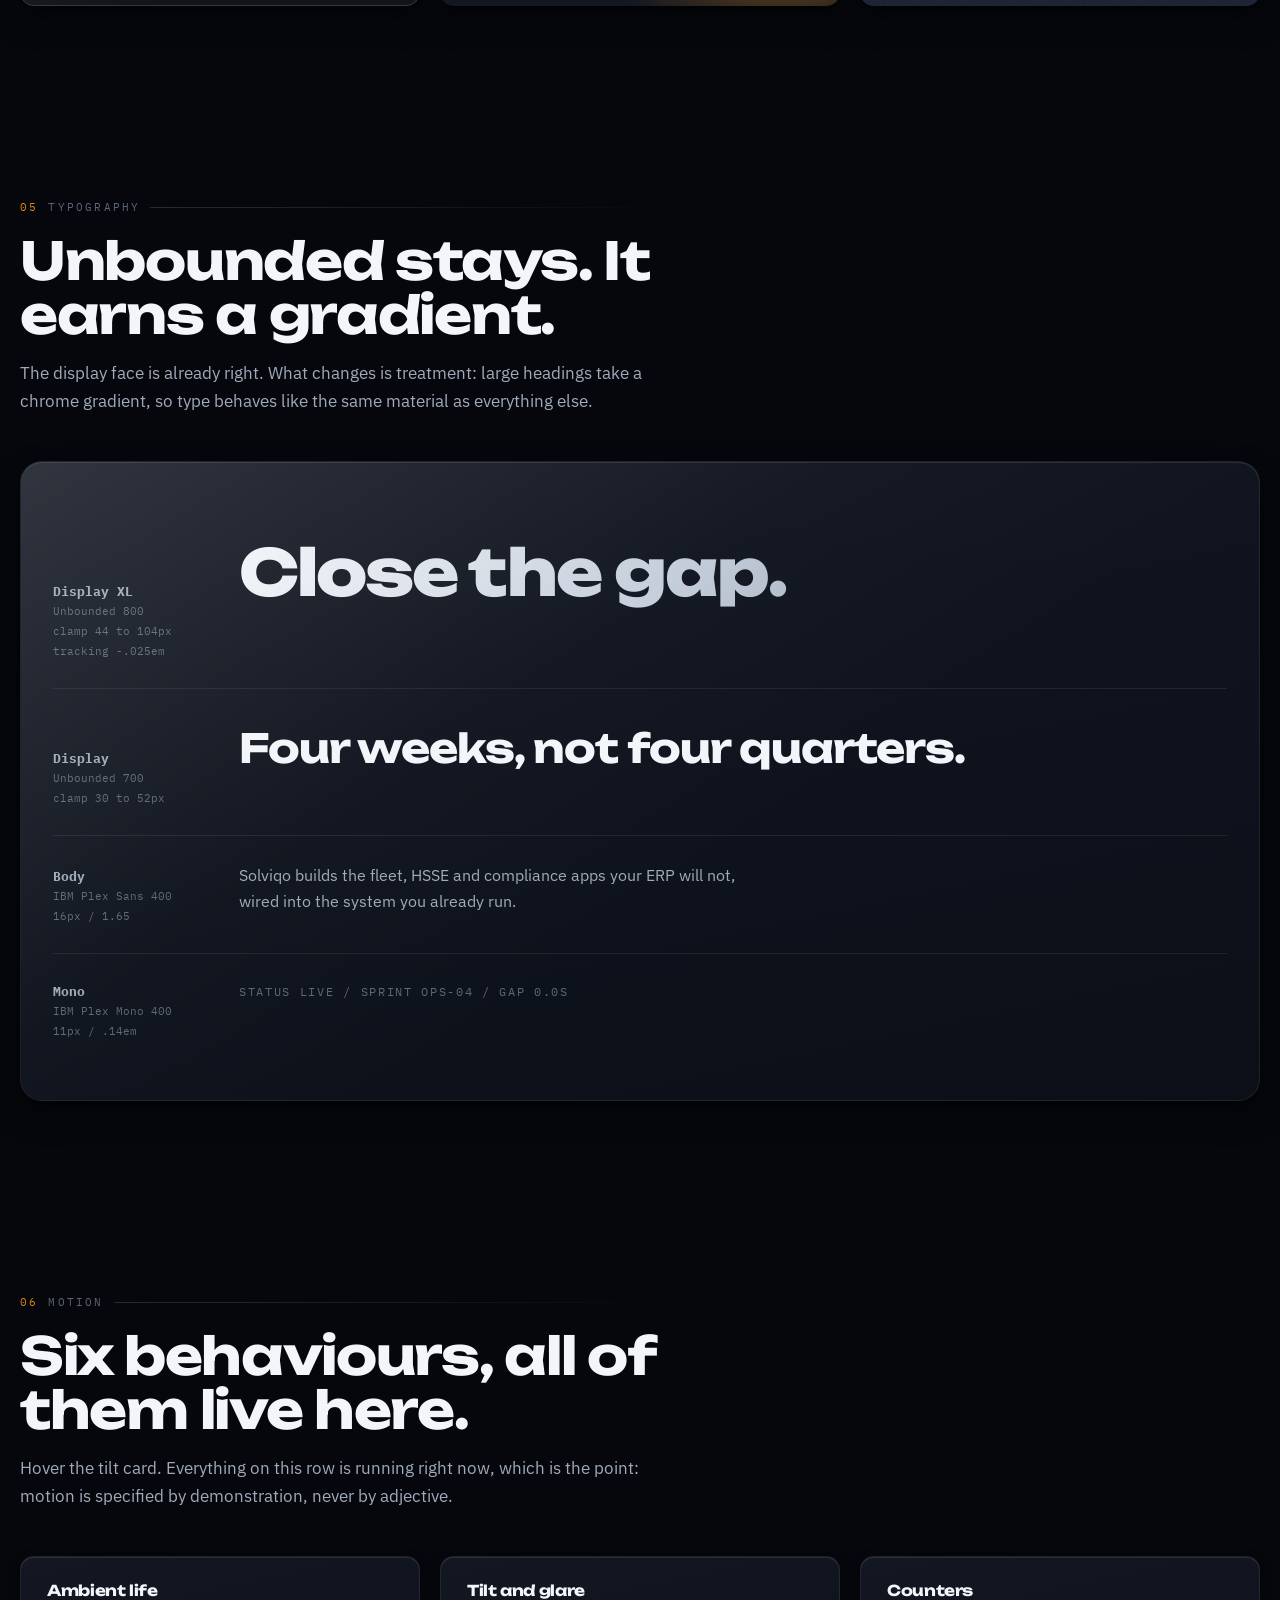
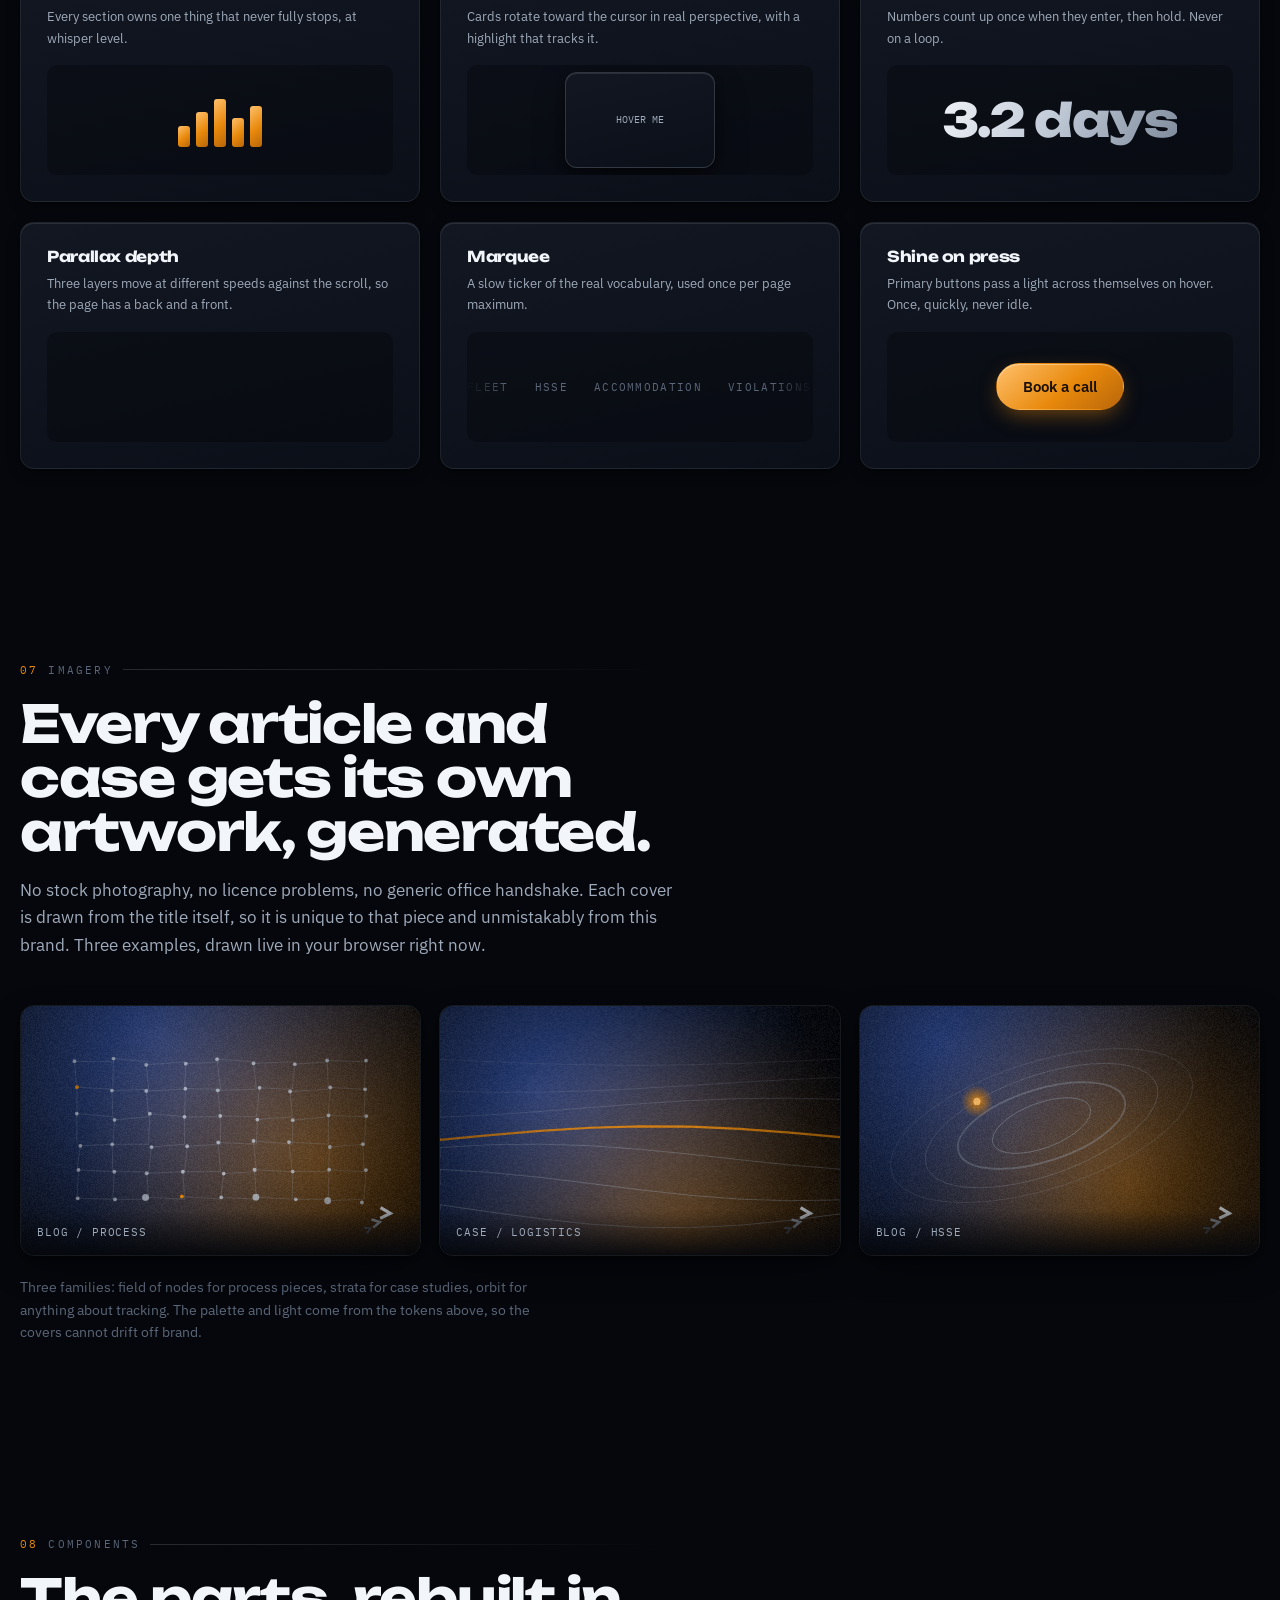
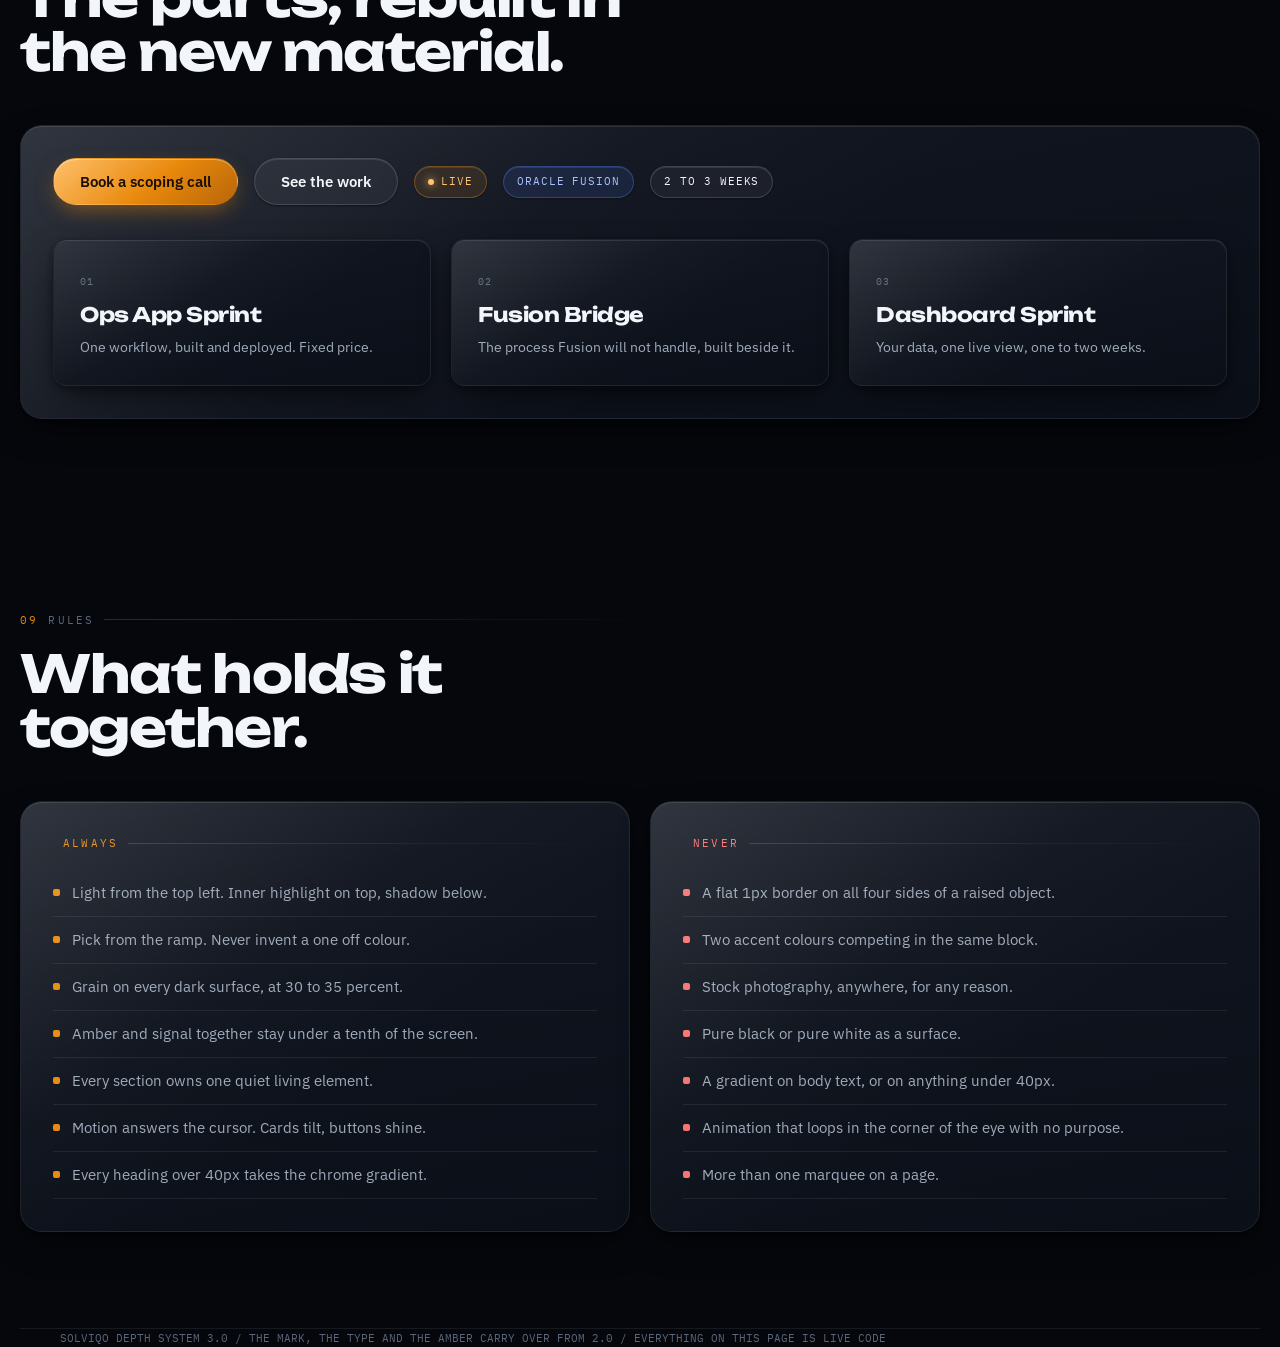
<file: design-system.html>
<!doctype html>
<html lang="en">
<head>
<meta charset="utf-8">
<meta name="viewport" content="width=device-width, initial-scale=1">
<title>Solviqo Depth System</title>
<meta name="description" content="The visual system behind Solviqo: light, depth, colour ramps, materials, motion and generated imagery.">
<meta name="theme-color" content="#05070C">
<link rel="icon" type="image/svg+xml" href="data:image/svg+xml,%3Csvg xmlns='http://www.w3.org/2000/svg' viewBox='0 0 240 240'%3E%3Crect width='240' height='240' rx='48' fill='%2305070C'/%3E%3Cg transform='translate(70,168) rotate(-25) scale(0.62)'%3E%3Cpolyline points='-27,-30 28,0 -27,30' fill='none' stroke='%235B6779' stroke-width='18'/%3E%3C/g%3E%3Cg transform='translate(118,128) rotate(-12) scale(0.82)'%3E%3Cpolyline points='-27,-30 28,0 -27,30' fill='none' stroke='%239FAABA' stroke-width='18'/%3E%3C/g%3E%3Cg transform='translate(172,72) rotate(2) scale(1.05)'%3E%3Cpolyline points='-27,-30 28,0 -27,30' fill='none' stroke='%23E2E8F0' stroke-width='18'/%3E%3C/g%3E%3C/svg%3E">
<link rel="preconnect" href="https://fonts.googleapis.com">
<link rel="preconnect" href="https://fonts.gstatic.com" crossorigin>
<link rel="stylesheet" href="https://fonts.googleapis.com/css2?family=Unbounded:wght@400;600;700;800&family=IBM+Plex+Sans:wght@400;500;600&family=IBM+Plex+Mono:wght@400;500&display=swap">
<style>
:root{
  /* ---- ink ramp, cool near black to slate ---- */
  --ink-950:#05070C; --ink-900:#090C14; --ink-850:#0D111B; --ink-800:#121722;
  --ink-700:#1A2130; --ink-600:#252E40; --ink-500:#313B50;

  /* ---- steel ramp, the chrome family from the mark ---- */
  --steel-700:#2C3442; --steel-600:#3D4757; --steel-500:#5B6779; --steel-400:#7C8899;
  --steel-300:#9FAABA; --steel-200:#C3CCD9; --steel-100:#E2E8F0; --steel-50:#F2F5F9;

  /* ---- amber, the warm accent. Action, live, now ---- */
  --amber-700:#8F4E06; --amber-600:#B8660A; --amber-500:#E8890C;
  --amber-400:#FFA733; --amber-300:#FFC06B; --amber-200:#FFD9A3;

  /* ---- signal blue, the cool accent. Data, links, state ---- */
  --signal-700:#2E4FD1; --signal-600:#3B63F0; --signal-500:#4C7DFF;
  --signal-400:#7FA0FF; --signal-300:#A9C0FF;

  /* ---- semantic ---- */
  --ok-500:#34D399; --warn-500:#FBBF24; --bad-500:#F87171;

  /* ---- text ---- */
  --t1:#F2F5F9; --t2:#9FAABA; --t3:#5B6779;

  /* ---- hairlines, light from top left ---- */
  --line:rgba(226,232,240,.08);
  --line-2:rgba(226,232,240,.16);
  --edge-top:rgba(255,255,255,.10);

  /* ---- elevation ladder. Ambient + direct + inner top light ---- */
  --e1:0 1px 2px rgba(0,0,0,.45), inset 0 1px 0 var(--edge-top);
  --e2:0 4px 14px -3px rgba(0,0,0,.55), 0 1px 3px rgba(0,0,0,.4), inset 0 1px 0 var(--edge-top);
  --e3:0 14px 36px -10px rgba(0,0,0,.65), 0 3px 8px rgba(0,0,0,.4), inset 0 1px 0 var(--edge-top);
  --e4:0 32px 72px -20px rgba(0,0,0,.75), 0 6px 16px rgba(0,0,0,.45), inset 0 1px 0 var(--edge-top);
  --glow-amber:0 0 0 1px rgba(232,137,12,.28), 0 8px 32px -6px rgba(232,137,12,.35);
  --glow-signal:0 0 0 1px rgba(76,125,255,.28), 0 8px 32px -6px rgba(76,125,255,.35);

  /* ---- gradients ---- */
  --grad-sheen:linear-gradient(145deg, rgba(255,255,255,.13) 0%, rgba(255,255,255,.02) 38%, rgba(255,255,255,0) 60%);
  --grad-chrome:linear-gradient(145deg,#E2E8F0 0%,#9FAABA 38%,#5B6779 62%,#C3CCD9 100%);
  --grad-amber:linear-gradient(140deg,#FFC06B 0%,#E8890C 55%,#B8660A 100%);
  --grad-signal:linear-gradient(140deg,#A9C0FF 0%,#4C7DFF 55%,#2E4FD1 100%);
  --grad-panel:linear-gradient(168deg,#121722 0%,#0B0F18 100%);
  --grad-text:linear-gradient(120deg,#F2F5F9 0%,#C3CCD9 45%,#7C8899 100%);

  /* ---- type ---- */
  --f-display:"Unbounded",-apple-system,"Helvetica Neue",Arial,sans-serif;
  --f-body:"IBM Plex Sans",-apple-system,"Helvetica Neue",Arial,sans-serif;
  --f-mono:"IBM Plex Mono","SFMono-Regular",Consolas,monospace;

  --r-sm:8px; --r-md:14px; --r-lg:22px; --r-full:999px;
  --ease:cubic-bezier(.22,.61,.36,1);
  --ease-out:cubic-bezier(.16,1,.3,1);
  --spring:cubic-bezier(.34,1.56,.64,1);
}

*,*::before,*::after{box-sizing:border-box}
html,body{overflow-x:hidden;overflow-x:clip}
body{
  margin:0; font-family:var(--f-body); color:var(--t1); font-size:16px; line-height:1.65;
  background:var(--ink-950);
  -webkit-font-smoothing:antialiased;
}
/* the mesh field, one environment behind everything */
.mesh{position:fixed;inset:0;z-index:0;pointer-events:none;
  background:
    radial-gradient(ellipse 70% 50% at 12% 0%, rgba(76,125,255,.16), transparent 60%),
    radial-gradient(ellipse 60% 45% at 88% 12%, rgba(232,137,12,.11), transparent 60%),
    radial-gradient(ellipse 90% 60% at 50% 100%, rgba(37,46,64,.5), transparent 70%);
  animation:meshDrift 48s var(--ease) -12s infinite alternate}
@keyframes meshDrift{from{transform:translate3d(-1.5%,0,0) scale(1)}to{transform:translate3d(1.5%,1%,0) scale(1.07)}}
/* the grain, what stops a dark page reading as plastic */
.grain{position:fixed;inset:-50%;z-index:1;pointer-events:none;opacity:.32;mix-blend-mode:overlay;
  background-image:url("data:image/svg+xml,%3Csvg xmlns='http://www.w3.org/2000/svg' width='200' height='200'%3E%3Cfilter id='n'%3E%3CfeTurbulence type='fractalNoise' baseFrequency='.85' numOctaves='4' stitchTiles='stitch'/%3E%3C/filter%3E%3Crect width='200' height='200' filter='url(%23n)'/%3E%3C/svg%3E");
  animation:grainShift 8s steps(6) infinite}
@keyframes grainShift{0%{transform:translate(0,0)}20%{transform:translate(-3%,2%)}40%{transform:translate(2%,-3%)}60%{transform:translate(-2%,-2%)}80%{transform:translate(3%,1%)}100%{transform:translate(0,0)}}

.wrap{position:relative;z-index:2;max-width:1240px;margin:0 auto;padding:0 40px}
@media(max-width:760px){.wrap{padding:0 20px}}

h1,h2,h3,h4{margin:0;font-family:var(--f-display);font-weight:700;letter-spacing:-.025em;line-height:1.04}
p{margin:0}
ul{margin:0;padding:0;list-style:none}
code{font-family:var(--f-mono);font-size:.86em;color:var(--steel-300)}

.kick{font-family:var(--f-mono);font-size:11px;letter-spacing:.2em;text-transform:uppercase;color:var(--t3);display:flex;align-items:center;gap:10px}
.kick b{color:var(--amber-500);font-weight:400}
.kick::after{content:"";flex:1;height:1px;background:linear-gradient(90deg,var(--line-2),transparent)}

/* ---------- cover ---------- */
.cover{padding:120px 0 90px}
.cover .mark{display:flex;align-items:center;gap:14px;margin-bottom:38px}
.cover .mark svg{width:42px;height:42px;overflow:visible;filter:drop-shadow(0 6px 18px rgba(0,0,0,.6))}
.cover .mark span{font-family:var(--f-display);font-weight:700;font-size:21px}
.cover h1{font-size:clamp(44px,7.4vw,104px);margin-bottom:26px;
  background:var(--grad-text);-webkit-background-clip:text;background-clip:text;color:transparent}
.cover .lede{font-size:19px;color:var(--t2);max-width:60ch}
.cover .meta{display:flex;gap:40px;flex-wrap:wrap;margin-top:48px;padding-top:26px;border-top:1px solid var(--line)}
.cover .meta div{display:flex;flex-direction:column;gap:5px}
.cover .meta b{font-family:var(--f-mono);font-size:10px;letter-spacing:.14em;text-transform:uppercase;color:var(--t3);font-weight:400}
.cover .meta span{font-size:14px}

.sec{padding:96px 0;position:relative;z-index:2}
.sec-h{max-width:660px;margin-bottom:46px}
.sec-h h2{font-size:clamp(30px,4.4vw,52px);margin:18px 0 18px}
.sec-h p{color:var(--t2);font-size:16.5px}

/* ---------- panels ---------- */
.panel{background:var(--grad-panel);border:1px solid var(--line);border-radius:var(--r-lg);box-shadow:var(--e3);position:relative;overflow:hidden}
.panel::before{content:"";position:absolute;inset:0;background:var(--grad-sheen);pointer-events:none}
.pad{padding:32px}

.grid2{display:grid;grid-template-columns:1fr 1fr;gap:20px}
.grid3{display:grid;grid-template-columns:repeat(3,1fr);gap:20px}
.grid4{display:grid;grid-template-columns:repeat(4,1fr);gap:16px}
@media(max-width:900px){.grid3,.grid4{grid-template-columns:repeat(2,1fr)}}
@media(max-width:620px){.grid2,.grid3,.grid4{grid-template-columns:1fr}}

/* ---------- 01 diagnosis, live before and after ---------- */
.ab{display:grid;grid-template-columns:1fr 1fr;gap:20px;margin-bottom:22px}
@media(max-width:760px){.ab{grid-template-columns:1fr}}
.demo-card{border-radius:var(--r-md);padding:26px;position:relative;transition:all .5s var(--ease)}
.demo-card .tag{font-family:var(--f-mono);font-size:10px;letter-spacing:.14em;text-transform:uppercase;color:var(--t3)}
.demo-card h4{font-size:20px;margin:12px 0 10px}
.demo-card p{font-size:14px;color:var(--t2)}
.demo-card .btn-demo{margin-top:18px;display:inline-flex;padding:10px 20px;border-radius:var(--r-full);font-size:13.5px;font-weight:600;transition:all .4s var(--ease)}
/* flat state */
.flat{background:#0C0E14;border:1px solid rgba(255,255,255,.09)}
.flat .btn-demo{background:#E8890C;color:#1A0F02}
/* depth state */
.deep{background:var(--grad-panel);border:1px solid var(--line);box-shadow:var(--e3)}
.deep::before{content:"";position:absolute;inset:0;border-radius:var(--r-md);background:var(--grad-sheen);pointer-events:none}
.deep .btn-demo{background:var(--grad-amber);color:#1A0F02;box-shadow:0 6px 18px -4px rgba(232,137,12,.5), inset 0 1px 0 rgba(255,255,255,.3)}

.switch{display:inline-flex;align-items:center;gap:12px;font-family:var(--f-mono);font-size:11.5px;letter-spacing:.1em;text-transform:uppercase;color:var(--t2);cursor:pointer;user-select:none}
.switch .track{width:46px;height:26px;border-radius:99px;background:var(--ink-700);border:1px solid var(--line-2);position:relative;transition:background .3s var(--ease)}
.switch .track i{position:absolute;top:2px;left:2px;width:20px;height:20px;border-radius:50%;background:var(--grad-chrome);box-shadow:var(--e2);transition:transform .35s var(--spring)}
.switch.on .track{background:rgba(232,137,12,.25)}
.switch.on .track i{transform:translateX(20px);background:var(--grad-amber)}

.diag{display:flex;flex-direction:column;gap:14px;margin-top:8px}
.diag li{display:flex;gap:14px;font-size:14.5px;color:var(--t2);align-items:flex-start}
.diag li b{font-family:var(--f-mono);font-size:11px;color:var(--bad-500);padding-top:4px;flex:none;width:52px}
.diag li span b{color:var(--t1);font-family:var(--f-body);font-size:14.5px;width:auto;padding:0}

/* ---------- light source ---------- */
.light-demo{display:flex;gap:26px;align-items:center;flex-wrap:wrap;justify-content:center;padding:44px 0}
.chip{width:108px;height:108px;border-radius:var(--r-md);position:relative;display:grid;place-items:center;
  font-family:var(--f-mono);font-size:10px;color:var(--t3);letter-spacing:.1em}
.chip.l1{background:var(--ink-850);box-shadow:var(--e1)}
.chip.l2{background:var(--ink-800);box-shadow:var(--e2)}
.chip.l3{background:var(--ink-700);box-shadow:var(--e3)}
.chip.l4{background:var(--ink-600);box-shadow:var(--e4)}
.sun{position:absolute;left:34px;top:26px;width:180px;height:180px;border-radius:50%;pointer-events:none;
  background:radial-gradient(circle,rgba(255,255,255,.1),transparent 65%)}

/* ---------- colour ---------- */
.ramp{display:flex;border-radius:var(--r-md);overflow:hidden;box-shadow:var(--e2);margin-bottom:10px}
.ramp div{flex:1;height:76px;position:relative}
.ramp div span{position:absolute;bottom:7px;left:0;right:0;text-align:center;font-family:var(--f-mono);font-size:9px;opacity:.85}
.ramp-label{display:flex;justify-content:space-between;margin-bottom:22px;font-family:var(--f-mono);font-size:11px;color:var(--t3);letter-spacing:.08em}
.ramp-label b{color:var(--t1);font-weight:400;text-transform:uppercase}

.role{display:flex;gap:16px;align-items:flex-start;padding:18px 0;border-bottom:1px solid var(--line)}
.role .sw{width:46px;height:46px;border-radius:12px;flex:none;box-shadow:var(--e2)}
.role h4{font-size:15px;margin-bottom:4px}
.role p{font-size:13.5px;color:var(--t2)}
.role code{display:block;margin-top:5px;font-size:11px;color:var(--t3)}

/* ---------- materials ---------- */
.mat{height:170px;border-radius:var(--r-md);position:relative;overflow:hidden;box-shadow:var(--e3);display:grid;place-items:end start}
.mat b{position:relative;z-index:3;font-family:var(--f-mono);font-size:10.5px;letter-spacing:.1em;text-transform:uppercase;padding:16px;color:var(--t1);text-shadow:0 1px 6px rgba(0,0,0,.9)}
.m-chrome{background:var(--grad-chrome)}
.m-chrome b{color:#0D111B;text-shadow:none}
.m-amber{background:var(--grad-amber)}
.m-amber b{color:#2A1502;text-shadow:none}
.m-signal{background:var(--grad-signal)}
.m-glass{background:rgba(226,232,240,.06);backdrop-filter:blur(14px);border:1px solid var(--line-2)}
.m-glass::after{content:"";position:absolute;inset:0;background:var(--grad-sheen)}
.m-mesh{background:radial-gradient(ellipse 80% 70% at 20% 10%,rgba(76,125,255,.5),transparent 60%),radial-gradient(ellipse 70% 60% at 85% 80%,rgba(232,137,12,.42),transparent 62%),var(--ink-800)}
.m-grain{background:var(--ink-700)}
.m-grain::after{content:"";position:absolute;inset:0;opacity:.5;mix-blend-mode:overlay;
  background-image:url("data:image/svg+xml,%3Csvg xmlns='http://www.w3.org/2000/svg' width='200' height='200'%3E%3Cfilter id='n2'%3E%3CfeTurbulence type='fractalNoise' baseFrequency='.85' numOctaves='4'/%3E%3C/filter%3E%3Crect width='200' height='200' filter='url(%23n2)'/%3E%3C/svg%3E")}

/* ---------- type ---------- */
.spec{display:grid;grid-template-columns:160px 1fr;gap:26px;padding:26px 0;border-bottom:1px solid var(--line);align-items:baseline}
.spec .m{font-family:var(--f-mono);font-size:11px;color:var(--t3);line-height:1.8}
.spec .m b{display:block;color:var(--t2);font-size:12.5px}
@media(max-width:700px){.spec{grid-template-columns:1fr;gap:10px}}

/* ---------- motion demos ---------- */
.motion-card{padding:26px;border-radius:var(--r-md);background:var(--grad-panel);border:1px solid var(--line);box-shadow:var(--e2);position:relative;overflow:hidden}
.motion-card h4{font-size:15px;margin-bottom:8px}
.motion-card p{font-size:13px;color:var(--t2)}
.motion-stage{height:110px;display:grid;place-items:center;margin-top:16px;border-radius:10px;background:rgba(0,0,0,.28);position:relative;overflow:hidden}

.bar-row{display:flex;gap:6px;align-items:flex-end;height:54px}
.bar-row i{width:12px;background:var(--grad-amber);border-radius:3px;animation:barPulse 2.6s var(--ease) infinite}
.bar-row i:nth-child(1){height:40%;animation-delay:-.1s}
.bar-row i:nth-child(2){height:66%;animation-delay:-.4s}
.bar-row i:nth-child(3){height:90%;animation-delay:-.7s}
.bar-row i:nth-child(4){height:54%;animation-delay:-1s}
.bar-row i:nth-child(5){height:76%;animation-delay:-1.3s}
@keyframes barPulse{0%,100%{transform:scaleY(.55);opacity:.55}50%{transform:scaleY(1);opacity:1}}

.tilt{width:150px;height:96px;border-radius:12px;background:var(--grad-panel);border:1px solid var(--line-2);
  box-shadow:var(--e3);display:grid;place-items:center;font-family:var(--f-mono);font-size:10px;color:var(--t2);
  transform-style:preserve-3d;transition:transform .12s linear;position:relative;overflow:hidden}
.tilt .glare{position:absolute;inset:0;pointer-events:none;opacity:0;transition:opacity .3s var(--ease);
  background:radial-gradient(circle at var(--gx,50%) var(--gy,50%),rgba(255,255,255,.22),transparent 55%)}
.tilt:hover .glare{opacity:1}

.counter{font-family:var(--f-display);font-weight:800;font-size:46px;letter-spacing:-.03em;font-variant-numeric:tabular-nums;
  background:var(--grad-text);-webkit-background-clip:text;background-clip:text;color:transparent}

.marq{overflow:hidden;position:relative;mask-image:linear-gradient(90deg,transparent,#000 12%,#000 88%,transparent)}
.marq-track{display:flex;gap:26px;width:max-content;animation:marq 22s linear infinite}
.marq-track span{font-family:var(--f-mono);font-size:11px;color:var(--t3);letter-spacing:.12em;text-transform:uppercase;white-space:nowrap}
@keyframes marq{to{transform:translateX(-50%)}}

.par-stage{position:relative;height:110px;overflow:hidden;border-radius:10px;background:rgba(0,0,0,.3)}
.par-l{position:absolute;inset:0;display:flex;justify-content:center;font-family:var(--f-mono);font-size:10px;letter-spacing:.1em}
.par-l.a{color:var(--steel-600);align-items:flex-start;padding-top:14px}
.par-l.b{color:var(--steel-400);align-items:center}
.par-l.c{color:var(--amber-500);align-items:flex-end;padding-bottom:14px}

/* ---------- imagery ---------- */
.covers{display:grid;grid-template-columns:repeat(3,1fr);gap:18px}
@media(max-width:860px){.covers{grid-template-columns:1fr 1fr}}
@media(max-width:560px){.covers{grid-template-columns:1fr}}
.cover-item{border-radius:var(--r-md);overflow:hidden;box-shadow:var(--e3);border:1px solid var(--line);position:relative}
.cover-item canvas{display:block;width:100%;height:auto;aspect-ratio:16/10}
.cover-item .cap{position:absolute;left:0;right:0;bottom:0;padding:14px 16px;background:linear-gradient(transparent,rgba(5,7,12,.92));
  font-family:var(--f-mono);font-size:10.5px;letter-spacing:.08em;text-transform:uppercase;color:var(--t2)}

/* ---------- components ---------- */
.btn{display:inline-flex;align-items:center;justify-content:center;gap:9px;font-family:var(--f-body);font-weight:600;
  font-size:14.5px;padding:13px 26px;border-radius:var(--r-full);border:1px solid transparent;cursor:pointer;position:relative;overflow:hidden;
  transition:transform .18s var(--spring),box-shadow .3s var(--ease),background .3s var(--ease)}
.btn-primary{background:var(--grad-amber);color:#1A0F02;box-shadow:0 8px 22px -6px rgba(232,137,12,.55), inset 0 1px 0 rgba(255,255,255,.34)}
.btn-primary:hover{transform:translateY(-2px);box-shadow:0 14px 32px -8px rgba(232,137,12,.7), inset 0 1px 0 rgba(255,255,255,.4)}
.btn-ghost{background:rgba(226,232,240,.05);border-color:var(--line-2);color:var(--t1);backdrop-filter:blur(8px);box-shadow:var(--e1)}
.btn-ghost:hover{transform:translateY(-2px);border-color:var(--steel-400);box-shadow:var(--e2)}
.btn .shine{position:absolute;top:0;left:-60%;width:40%;height:100%;pointer-events:none;
  background:linear-gradient(105deg,transparent,rgba(255,255,255,.4),transparent);transform:skewX(-18deg)}
.btn:hover .shine{animation:shine .85s var(--ease) 1}
@keyframes shine{to{left:130%}}

.badge{display:inline-flex;align-items:center;gap:7px;font-family:var(--f-mono);font-size:10.5px;letter-spacing:.09em;
  text-transform:uppercase;padding:6px 13px;border-radius:var(--r-full);border:1px solid var(--line-2);
  background:rgba(226,232,240,.05);box-shadow:var(--e1)}
.badge.amber{border-color:rgba(232,137,12,.35);background:rgba(232,137,12,.12);color:var(--amber-300)}
.badge.signal{border-color:rgba(76,125,255,.35);background:rgba(76,125,255,.12);color:var(--signal-300)}
.badge .dot{width:6px;height:6px;border-radius:50%;background:currentColor;box-shadow:0 0 8px currentColor}

.rules{display:grid;grid-template-columns:1fr 1fr;gap:20px}
@media(max-width:760px){.rules{grid-template-columns:1fr}}
.rule-list li{display:flex;gap:12px;padding:11px 0;font-size:14.5px;color:var(--t2);border-bottom:1px solid var(--line)}
.rule-list li::before{content:"";width:7px;height:7px;border-radius:2px;flex:none;margin-top:8px;background:var(--amber-500)}
.rule-list.no li::before{background:var(--bad-500)}

/* reveal */
.rev{opacity:0;transform:translateY(24px);transition:opacity .8s var(--ease-out),transform .8s var(--ease-out)}
.rev.in{opacity:1;transform:none}

footer{padding:60px 0 50px;position:relative;z-index:2;border-top:1px solid var(--line);margin-top:60px}
footer p{font-family:var(--f-mono);font-size:11px;color:var(--t3)}

@media (prefers-reduced-motion:reduce){
  *,*::before,*::after{animation:none!important;transition:none!important}
  .rev{opacity:1;transform:none}
}
</style>
</head>
<body>
<div class="mesh" aria-hidden="true"></div>
<div class="grain" aria-hidden="true"></div>

<header class="wrap cover">
  <div class="mark">
    <svg viewBox="0 0 240 240" aria-hidden="true">
      <g transform="translate(70,168) rotate(-25) scale(0.62)"><polyline points="-27,-30 28,0 -27,30" fill="none" stroke="#5B6779" stroke-width="18" stroke-linecap="square"/></g>
      <g transform="translate(118,128) rotate(-12) scale(0.82)"><polyline points="-27,-30 28,0 -27,30" fill="none" stroke="#9FAABA" stroke-width="18" stroke-linecap="square"/></g>
      <g transform="translate(172,72) rotate(2) scale(1.05)"><polyline points="-27,-30 28,0 -27,30" fill="none" stroke="#E2E8F0" stroke-width="18" stroke-linecap="square"/></g>
    </svg>
    <span>Solviqo</span>
  </div>
  <h1>The Depth System</h1>
  <p class="lede">The current site is correct and completely flat. This document is the fix: one light source, real colour ramps, layered materials, and motion that responds to the person using it. Everything below is live on this page, not a picture of an idea.</p>
  <div class="meta">
    <div><b>Version</b><span>3.0, supersedes 2.0</span></div>
    <div><b>Scope</b><span>Visual system for the multi page site</span></div>
    <div><b>Keeps</b><span>Sweep mark, Unbounded, amber</span></div>
    <div><b>Adds</b><span>Light, depth, second accent, imagery</span></div>
  </div>
</header>

<!-- 01 DIAGNOSIS -->
<section class="sec wrap rev">
  <div class="sec-h">
    <div class="kick"><b>01</b> The diagnosis</div>
    <h2>Why the site reads flat right now.</h2>
    <p>Not because it is ugly. Because every surface sits at exactly the same height, lit by nothing, made of nothing. Flip the switch and watch the same card become an object.</p>
  </div>

  <div class="ab">
    <div class="demo-card flat" id="cardA">
      <span class="tag">Before</span>
      <h4>Ops App Sprint</h4>
      <p>One workflow becomes a real app. Database, roles, sign off, the lot.</p>
      <span class="btn-demo">Book a call</span>
    </div>
    <div class="demo-card deep" id="cardB">
      <span class="tag">After</span>
      <h4>Ops App Sprint</h4>
      <p>One workflow becomes a real app. Database, roles, sign off, the lot.</p>
      <span class="btn-demo">Book a call</span>
    </div>
  </div>

  <div class="switch" id="abSwitch" role="button" tabindex="0" aria-pressed="false">
    <span class="track"><i></i></span> Apply depth to both
  </div>

  <ul class="diag" style="margin-top:34px">
    <li><b>NO LIGHT</b><span>Every border is the same 1px grey on all four sides. Real objects catch light on top and fall into shadow underneath. <b>Fix: one light source, top left, forever.</b></span></li>
    <li><b>NO RAMP</b><span>Colours are single values. Designers work in ramps of 6 to 8 steps so tints and shades are already decided. <b>Fix: four full ramps.</b></span></li>
    <li><b>NO HEIGHT</b><span>Cards, page and header all sit on the same plane. <b>Fix: a four step elevation ladder with ambient and direct shadow.</b></span></li>
    <li><b>NO MATERIAL</b><span>Perfectly smooth dark surfaces read as plastic. <b>Fix: film grain, sheen, brushed chrome, frosted glass.</b></span></li>
    <li><b>ONE ACCENT</b><span>Amber alone cannot carry both "act now" and "this is data". <b>Fix: a cool second accent in tension with it.</b></span></li>
    <li><b>DEAD MOTION</b><span>Things fade in once and then sit still forever. <b>Fix: continuous life, parallax, and surfaces that answer the cursor.</b></span></li>
  </ul>
</section>

<!-- 02 LIGHT -->
<section class="sec wrap rev">
  <div class="sec-h">
    <div class="kick"><b>02</b> Light and elevation</div>
    <h2>One sun, top left, never moves.</h2>
    <p>This single rule does most of the work. Every raised surface gets a 1px white inner line along its top edge, where the light lands, and drops a soft shadow below and to the right. Four heights, used consistently.</p>
  </div>
  <div class="panel pad" style="position:relative">
    <div class="sun" aria-hidden="true"></div>
    <div class="light-demo">
      <div class="chip l1">E1</div>
      <div class="chip l2">E2</div>
      <div class="chip l3">E3</div>
      <div class="chip l4">E4</div>
    </div>
    <div class="grid4" style="margin-top:12px">
      <div><b style="font-family:var(--f-mono);font-size:11px;color:var(--amber-500)">E1</b><p style="font-size:13px;color:var(--t2);margin-top:6px">Resting on the page. Inputs, hairline chips.</p></div>
      <div><b style="font-family:var(--f-mono);font-size:11px;color:var(--amber-500)">E2</b><p style="font-size:13px;color:var(--t2);margin-top:6px">Lifted. Cards at rest, buttons.</p></div>
      <div><b style="font-family:var(--f-mono);font-size:11px;color:var(--amber-500)">E3</b><p style="font-size:13px;color:var(--t2);margin-top:6px">Floating. Cards on hover, panels.</p></div>
      <div><b style="font-family:var(--f-mono);font-size:11px;color:var(--amber-500)">E4</b><p style="font-size:13px;color:var(--t2);margin-top:6px">Overlay. Nav, modals, the one hero object.</p></div>
    </div>
  </div>
</section>

<!-- 03 COLOUR -->
<section class="sec wrap rev">
  <div class="sec-h">
    <div class="kick"><b>03</b> Colour</div>
    <h2>Four ramps, two accents in tension.</h2>
    <p>Amber is warm and means act. Signal blue is cool and means data. Putting a warm and a cool accent against each other is what stops a palette feeling like one colour plus grey.</p>
  </div>

  <div class="ramp-label"><b>Ink</b><span>Surfaces, from page floor to raised panel</span></div>
  <div class="ramp">
    <div style="background:#05070C"><span style="color:#7C8899">950</span></div>
    <div style="background:#090C14"><span style="color:#7C8899">900</span></div>
    <div style="background:#0D111B"><span style="color:#7C8899">850</span></div>
    <div style="background:#121722"><span style="color:#9FAABA">800</span></div>
    <div style="background:#1A2130"><span style="color:#9FAABA">700</span></div>
    <div style="background:#252E40"><span style="color:#C3CCD9">600</span></div>
    <div style="background:#313B50"><span style="color:#C3CCD9">500</span></div>
  </div>

  <div class="ramp-label"><b>Steel</b><span>Text, hairlines, the chrome in the mark</span></div>
  <div class="ramp">
    <div style="background:#2C3442"><span style="color:#C3CCD9">700</span></div>
    <div style="background:#3D4757"><span style="color:#C3CCD9">600</span></div>
    <div style="background:#5B6779"><span style="color:#E2E8F0">500</span></div>
    <div style="background:#7C8899"><span style="color:#0D111B">400</span></div>
    <div style="background:#9FAABA"><span style="color:#0D111B">300</span></div>
    <div style="background:#C3CCD9"><span style="color:#0D111B">200</span></div>
    <div style="background:#E2E8F0"><span style="color:#0D111B">100</span></div>
  </div>

  <div class="ramp-label"><b>Amber</b><span>Action, live status, the one warm note</span></div>
  <div class="ramp">
    <div style="background:#8F4E06"><span style="color:#FFD9A3">700</span></div>
    <div style="background:#B8660A"><span style="color:#FFD9A3">600</span></div>
    <div style="background:#E8890C"><span style="color:#2A1502">500</span></div>
    <div style="background:#FFA733"><span style="color:#2A1502">400</span></div>
    <div style="background:#FFC06B"><span style="color:#2A1502">300</span></div>
    <div style="background:#FFD9A3"><span style="color:#2A1502">200</span></div>
  </div>

  <div class="ramp-label"><b>Signal</b><span>Data, links, integration, focus</span></div>
  <div class="ramp">
    <div style="background:#2E4FD1"><span style="color:#A9C0FF">700</span></div>
    <div style="background:#3B63F0"><span style="color:#A9C0FF">600</span></div>
    <div style="background:#4C7DFF"><span style="color:#05070C">500</span></div>
    <div style="background:#7FA0FF"><span style="color:#05070C">400</span></div>
    <div style="background:#A9C0FF"><span style="color:#05070C">300</span></div>
  </div>

  <div class="grid2" style="margin-top:40px">
    <div class="panel pad">
      <div class="kick" style="margin-bottom:20px"><b></b> Roles</div>
      <div class="role"><span class="sw" style="background:var(--grad-amber)"></span><div><h4>Amber 500, action</h4><p>Primary buttons, live indicators, the current step. Never a background fill, never more than two per screen.</p><code>--amber-500 #E8890C</code></div></div>
      <div class="role"><span class="sw" style="background:var(--grad-signal)"></span><div><h4>Signal 500, data</h4><p>Links, integration diagrams, focus rings, selected states, chart lines.</p><code>--signal-500 #4C7DFF</code></div></div>
      <div class="role"><span class="sw" style="background:var(--grad-chrome)"></span><div><h4>Chrome, the mark</h4><p>The logo, dividers, the sheen on raised surfaces. Structure, never decoration.</p><code>--grad-chrome</code></div></div>
      <div class="role" style="border:none"><span class="sw" style="background:#34D399"></span><div><h4>Semantic</h4><p>Success, warning, critical. Status only. These never carry brand meaning.</p><code>#34D399 #FBBF24 #F87171</code></div></div>
    </div>
    <div class="panel pad">
      <div class="kick" style="margin-bottom:20px"><b></b> The 60 30 10 split</div>
      <p style="font-size:14.5px;color:var(--t2);margin-bottom:22px">How much of each, on any given screen. Break this and the page stops feeling designed.</p>
      <div style="display:flex;height:150px;gap:4px;border-radius:12px;overflow:hidden;box-shadow:var(--e2)">
        <div style="flex:60;background:var(--grad-panel);display:grid;place-items:center;font-family:var(--f-mono);font-size:11px;color:var(--t2);text-align:center">60%<br>INK</div>
        <div style="flex:30;background:linear-gradient(160deg,#3D4757,#252E40);display:grid;place-items:center;font-family:var(--f-mono);font-size:11px;color:var(--t1);text-align:center">30%<br>STEEL</div>
        <div style="flex:7;background:var(--grad-amber);display:grid;place-items:center;font-family:var(--f-mono);font-size:10px;color:#2A1502;writing-mode:vertical-rl">7% AMBER</div>
        <div style="flex:3;background:var(--grad-signal);display:grid;place-items:center;font-family:var(--f-mono);font-size:10px;color:#05070C;writing-mode:vertical-rl">3%</div>
      </div>
      <p style="font-size:13px;color:var(--t3);margin-top:18px">Amber and signal together never exceed a tenth of a screen. That is what makes them read as signal instead of decoration.</p>
    </div>
  </div>
</section>

<!-- 04 MATERIALS -->
<section class="sec wrap rev">
  <div class="sec-h">
    <div class="kick"><b>04</b> Materials</div>
    <h2>Surfaces made of something.</h2>
    <p>Six materials, each with a job. The grain is the one nobody notices and everybody feels: it is the difference between a dark screen and a dark object.</p>
  </div>
  <div class="grid3">
    <div class="mat m-chrome"><b>Brushed chrome</b></div>
    <div class="mat m-amber"><b>Amber, lit</b></div>
    <div class="mat m-signal"><b>Signal, lit</b></div>
    <div class="mat m-glass"><b>Frosted glass</b></div>
    <div class="mat m-mesh"><b>Mesh field</b></div>
    <div class="mat m-grain"><b>Film grain</b></div>
  </div>
</section>

<!-- 05 TYPE -->
<section class="sec wrap rev">
  <div class="sec-h">
    <div class="kick"><b>05</b> Typography</div>
    <h2>Unbounded stays. It earns a gradient.</h2>
    <p>The display face is already right. What changes is treatment: large headings take a chrome gradient, so type behaves like the same material as everything else.</p>
  </div>
  <div class="panel pad">
    <div class="spec"><div class="m"><b>Display XL</b>Unbounded 800<br>clamp 44 to 104px<br>tracking -.025em</div>
      <div style="font-family:var(--f-display);font-weight:800;font-size:clamp(34px,5.4vw,64px);letter-spacing:-.03em;background:var(--grad-text);-webkit-background-clip:text;background-clip:text;color:transparent">Close the gap.</div></div>
    <div class="spec"><div class="m"><b>Display</b>Unbounded 700<br>clamp 30 to 52px</div>
      <div style="font-family:var(--f-display);font-weight:700;font-size:clamp(24px,3.4vw,40px);letter-spacing:-.025em">Four weeks, not four quarters.</div></div>
    <div class="spec"><div class="m"><b>Body</b>IBM Plex Sans 400<br>16px / 1.65</div>
      <div style="font-size:16px;color:var(--t2);max-width:52ch">Solviqo builds the fleet, HSSE and compliance apps your ERP will not, wired into the system you already run.</div></div>
    <div class="spec" style="border:none"><div class="m"><b>Mono</b>IBM Plex Mono 400<br>11px / .14em</div>
      <div style="font-family:var(--f-mono);font-size:12px;letter-spacing:.14em;text-transform:uppercase;color:var(--t3)">STATUS LIVE / SPRINT OPS-04 / GAP 0.0s</div></div>
  </div>
</section>

<!-- 06 MOTION -->
<section class="sec wrap rev">
  <div class="sec-h">
    <div class="kick"><b>06</b> Motion</div>
    <h2>Six behaviours, all of them live here.</h2>
    <p>Hover the tilt card. Everything on this row is running right now, which is the point: motion is specified by demonstration, never by adjective.</p>
  </div>
  <div class="grid3">
    <div class="motion-card"><h4>Ambient life</h4><p>Every section owns one thing that never fully stops, at whisper level.</p>
      <div class="motion-stage"><div class="bar-row"><i></i><i></i><i></i><i></i><i></i></div></div></div>

    <div class="motion-card"><h4>Tilt and glare</h4><p>Cards rotate toward the cursor in real perspective, with a highlight that tracks it.</p>
      <div class="motion-stage" style="perspective:700px"><div class="tilt" id="tiltDemo">HOVER ME<span class="glare"></span></div></div></div>

    <div class="motion-card"><h4>Counters</h4><p>Numbers count up once when they enter, then hold. Never on a loop.</p>
      <div class="motion-stage"><span class="counter" data-count="3.2" data-suffix=" days">0.0 days</span></div></div>

    <div class="motion-card"><h4>Parallax depth</h4><p>Three layers move at different speeds against the scroll, so the page has a back and a front.</p>
      <div class="motion-stage par-stage" id="parStage">
        <div class="par-l a" data-depth="6">BACK LAYER</div>
        <div class="par-l b" data-depth="14">MIDDLE</div>
        <div class="par-l c" data-depth="26">FRONT</div>
      </div></div>

    <div class="motion-card"><h4>Marquee</h4><p>A slow ticker of the real vocabulary, used once per page maximum.</p>
      <div class="motion-stage"><div class="marq" style="width:100%"><div class="marq-track">
        <span>FLEET</span><span>HSSE</span><span>ACCOMMODATION</span><span>VIOLATIONS</span><span>ORACLE FUSION</span><span>APPROVALS</span>
        <span>FLEET</span><span>HSSE</span><span>ACCOMMODATION</span><span>VIOLATIONS</span><span>ORACLE FUSION</span><span>APPROVALS</span>
      </div></div></div></div>

    <div class="motion-card"><h4>Shine on press</h4><p>Primary buttons pass a light across themselves on hover. Once, quickly, never idle.</p>
      <div class="motion-stage"><button class="btn btn-primary">Book a call<span class="shine"></span></button></div></div>
  </div>
</section>

<!-- 07 IMAGERY -->
<section class="sec wrap rev">
  <div class="sec-h">
    <div class="kick"><b>07</b> Imagery</div>
    <h2>Every article and case gets its own artwork, generated.</h2>
    <p>No stock photography, no licence problems, no generic office handshake. Each cover is drawn from the title itself, so it is unique to that piece and unmistakably from this brand. Three examples, drawn live in your browser right now.</p>
  </div>
  <div class="covers" id="coverDemo">
    <div class="cover-item"><canvas data-seed="Why your Oracle Fusion backlog is six months long" data-kind="0"></canvas><div class="cap">Blog / Process</div></div>
    <div class="cover-item"><canvas data-seed="Replacing a two day paper reconciliation" data-kind="1"></canvas><div class="cap">Case / Logistics</div></div>
    <div class="cover-item"><canvas data-seed="The real cost of tracking HSSE observations" data-kind="2"></canvas><div class="cap">Blog / HSSE</div></div>
  </div>
  <p style="font-size:13.5px;color:var(--t3);margin-top:20px;max-width:64ch">Three families: field of nodes for process pieces, strata for case studies, orbit for anything about tracking. The palette and light come from the tokens above, so the covers cannot drift off brand.</p>
</section>

<!-- 08 COMPONENTS -->
<section class="sec wrap rev">
  <div class="sec-h">
    <div class="kick"><b>08</b> Components</div>
    <h2>The parts, rebuilt in the new material.</h2>
  </div>
  <div class="panel pad">
    <div style="display:flex;gap:16px;flex-wrap:wrap;align-items:center;margin-bottom:34px">
      <button class="btn btn-primary">Book a scoping call<span class="shine"></span></button>
      <button class="btn btn-ghost">See the work</button>
      <span class="badge amber"><span class="dot"></span>Live</span>
      <span class="badge signal">Oracle Fusion</span>
      <span class="badge">2 to 3 weeks</span>
    </div>
    <div class="grid3" id="tiltCards">
      <div class="demo-card deep tilt-card"><span class="tag">01</span><h4>Ops App Sprint</h4><p>One workflow, built and deployed. Fixed price.</p><span class="glare"></span></div>
      <div class="demo-card deep tilt-card"><span class="tag">02</span><h4>Fusion Bridge</h4><p>The process Fusion will not handle, built beside it.</p><span class="glare"></span></div>
      <div class="demo-card deep tilt-card"><span class="tag">03</span><h4>Dashboard Sprint</h4><p>Your data, one live view, one to two weeks.</p><span class="glare"></span></div>
    </div>
  </div>
</section>

<!-- 09 RULES -->
<section class="sec wrap rev">
  <div class="sec-h">
    <div class="kick"><b>09</b> Rules</div>
    <h2>What holds it together.</h2>
  </div>
  <div class="rules">
    <div class="panel pad">
      <div class="kick" style="margin-bottom:18px;color:var(--amber-500)"><b></b> Always</div>
      <ul class="rule-list">
        <li>Light from the top left. Inner highlight on top, shadow below.</li>
        <li>Pick from the ramp. Never invent a one off colour.</li>
        <li>Grain on every dark surface, at 30 to 35 percent.</li>
        <li>Amber and signal together stay under a tenth of the screen.</li>
        <li>Every section owns one quiet living element.</li>
        <li>Motion answers the cursor. Cards tilt, buttons shine.</li>
        <li>Every heading over 40px takes the chrome gradient.</li>
      </ul>
    </div>
    <div class="panel pad">
      <div class="kick" style="margin-bottom:18px;color:var(--bad-500)"><b></b> Never</div>
      <ul class="rule-list no">
        <li>A flat 1px border on all four sides of a raised object.</li>
        <li>Two accent colours competing in the same block.</li>
        <li>Stock photography, anywhere, for any reason.</li>
        <li>Pure black or pure white as a surface.</li>
        <li>A gradient on body text, or on anything under 40px.</li>
        <li>Animation that loops in the corner of the eye with no purpose.</li>
        <li>More than one marquee on a page.</li>
      </ul>
    </div>
  </div>
</section>

<footer class="wrap">
  <p>SOLVIQO DEPTH SYSTEM 3.0 / THE MARK, THE TYPE AND THE AMBER CARRY OVER FROM 2.0 / EVERYTHING ON THIS PAGE IS LIVE CODE</p>
</footer>

<script>
(function(){
  var reduce = matchMedia('(prefers-reduced-motion: reduce)').matches;

  /* reveal */
  if ('IntersectionObserver' in window){
    var io = new IntersectionObserver(function(es){
      es.forEach(function(e){ if(e.isIntersecting){ e.target.classList.add('in'); io.unobserve(e.target); } });
    },{threshold:.08, rootMargin:'0px 0px -8% 0px'});
    document.querySelectorAll('.rev').forEach(function(el){ io.observe(el); });
  }

  /* before / after switch */
  var sw = document.getElementById('abSwitch'), cardA = document.getElementById('cardA');
  function toggleAB(){
    var on = sw.classList.toggle('on');
    sw.setAttribute('aria-pressed', on ? 'true':'false');
    cardA.classList.toggle('flat', !on);
    cardA.classList.toggle('deep', on);
    cardA.querySelector('.tag').textContent = on ? 'After' : 'Before';
  }
  sw.addEventListener('click', toggleAB);
  sw.addEventListener('keydown', function(e){ if(e.key===' '||e.key==='Enter'){ e.preventDefault(); toggleAB(); } });

  /* tilt with glare */
  function bindTilt(el, max){
    if (reduce) return;
    var glare = el.querySelector('.glare');
    el.addEventListener('pointermove', function(ev){
      var r = el.getBoundingClientRect();
      var px = (ev.clientX - r.left)/r.width, py = (ev.clientY - r.top)/r.height;
      el.style.transform = 'perspective(800px) rotateY('+((px-.5)*max)+'deg) rotateX('+((.5-py)*max)+'deg) translateZ(6px)';
      if (glare){ glare.style.setProperty('--gx',(px*100)+'%'); glare.style.setProperty('--gy',(py*100)+'%'); glare.style.opacity='1'; }
    });
    el.addEventListener('pointerleave', function(){
      el.style.transform = '';
      if (glare) glare.style.opacity = '0';
    });
  }
  var td = document.getElementById('tiltDemo'); if (td) bindTilt(td, 16);
  document.querySelectorAll('.tilt-card').forEach(function(c){
    c.style.transition = 'transform .25s var(--ease), box-shadow .3s var(--ease)';
    var g = c.querySelector('.glare');
    if (g){ g.style.position='absolute'; g.style.inset='0'; g.style.opacity='0'; g.style.pointerEvents='none';
      g.style.transition='opacity .3s ease'; g.style.borderRadius='inherit';
      g.style.background='radial-gradient(circle at var(--gx,50%) var(--gy,50%), rgba(255,255,255,.16), transparent 55%)'; }
    bindTilt(c, 9);
  });

  /* counters */
  if ('IntersectionObserver' in window){
    var cio = new IntersectionObserver(function(es){
      es.forEach(function(e){
        if(!e.isIntersecting) return;
        var el = e.target, to = parseFloat(el.dataset.count), suf = el.dataset.suffix||'', t0 = null;
        if (reduce){ el.textContent = to.toFixed(1)+suf; cio.unobserve(el); return; }
        function step(ts){ t0 = t0||ts; var p = Math.min(1,(ts-t0)/1200); var e2 = 1-Math.pow(1-p,3);
          el.textContent = (to*e2).toFixed(1)+suf; if(p<1) requestAnimationFrame(step); }
        requestAnimationFrame(step); cio.unobserve(el);
      });
    },{threshold:.5});
    document.querySelectorAll('[data-count]').forEach(function(el){ cio.observe(el); });
  }

  /* parallax demo */
  var par = document.getElementById('parStage');
  if (par && !reduce){
    var layers = par.querySelectorAll('.par-l');
    addEventListener('scroll', function(){
      var r = par.getBoundingClientRect();
      var p = (r.top + r.height/2 - innerHeight/2) / innerHeight;
      layers.forEach(function(l){ l.style.transform = 'translateY('+(p * -parseFloat(l.dataset.depth))+'px)'; });
    }, {passive:true});
  }

  /* ---------- generated cover art ---------- */
  function rng(str){
    var h = 2166136261;
    for (var i=0;i<str.length;i++){ h ^= str.charCodeAt(i); h = Math.imul(h,16777619); }
    return function(){ h ^= h<<13; h ^= h>>>17; h ^= h<<5; return ((h>>>0)%100000)/100000; };
  }
  function drawCover(cv, seed, kind){
    var dpr = Math.min(2, devicePixelRatio||1);
    var w = cv.clientWidth || 420, h = Math.round(w*10/16);
    cv.width = w*dpr; cv.height = h*dpr;
    var c = cv.getContext('2d'); c.setTransform(dpr,0,0,dpr,0,0);
    var r = rng(seed);

    // base
    var g = c.createLinearGradient(0,0,w,h);
    g.addColorStop(0,'#121722'); g.addColorStop(1,'#07090F');
    c.fillStyle = g; c.fillRect(0,0,w,h);

    // mesh blooms, one warm one cool, placed by seed
    function bloom(x,y,rad,col,a){
      var rg = c.createRadialGradient(x,y,0,x,y,rad);
      rg.addColorStop(0,col.replace('ALPHA',a)); rg.addColorStop(1,col.replace('ALPHA',0));
      c.fillStyle = rg; c.fillRect(0,0,w,h);
    }
    bloom(w*(0.12+r()*0.3), h*(0.1+r()*0.3), w*0.7, 'rgba(76,125,255,ALPHA)', 0.5);
    bloom(w*(0.6+r()*0.32), h*(0.55+r()*0.4), w*0.6, 'rgba(232,137,12,ALPHA)', 0.42);

    c.save();
    if (kind === 0){            // field of nodes
      var cols = 9, rows = 6, pad = w*0.14;
      var dx = (w-pad*2)/(cols-1), dy = (h-pad*2)/(rows-1);
      c.strokeStyle = 'rgba(159,170,186,.22)'; c.lineWidth = 1;
      for (var i=0;i<rows;i++) for (var j=0;j<cols;j++){
        var x = pad+j*dx + (r()-.5)*7, y = pad+i*dy + (r()-.5)*7;
        if (j<cols-1){ c.beginPath(); c.moveTo(x,y); c.lineTo(pad+(j+1)*dx,pad+i*dy); c.stroke(); }
        if (i<rows-1){ c.beginPath(); c.moveTo(x,y); c.lineTo(pad+j*dx,pad+(i+1)*dy); c.stroke(); }
        c.fillStyle = (r()>0.93) ? '#E8890C' : 'rgba(195,204,217,.75)';
        c.beginPath(); c.arc(x,y, r()>0.93?3.4:1.9, 0, 6.2832); c.fill();
      }
    } else if (kind === 1){     // strata
      var bands = 7;
      for (var k=0;k<bands;k++){
        var yy = h*(0.22+k*0.1) + (r()-.5)*10;
        c.beginPath(); c.moveTo(0,yy);
        for (var xx=0; xx<=w; xx+=w/8){ c.lineTo(xx, yy + Math.sin((xx/w)*3.2 + k)* (6+k*2)); }
        c.strokeStyle = k===3 ? 'rgba(232,137,12,.85)' : 'rgba(159,170,186,'+(0.14+k*0.045)+')';
        c.lineWidth = k===3 ? 2.2 : 1; c.stroke();
      }
    } else {                    // orbit
      var cx = w*(0.42+r()*0.18), cy = h*(0.5+ (r()-.5)*0.14);
      for (var o=0;o<4;o++){
        c.beginPath();
        c.ellipse(cx, cy, w*(0.13+o*0.088), h*(0.09+o*0.055), -0.34+ (r()-.5)*0.1, 0, 6.2832);
        c.strokeStyle = 'rgba(159,170,186,'+(0.4-o*0.07)+')'; c.lineWidth = o===1?1.8:1; c.stroke();
      }
      var ang = r()*6.2832;
      var px = cx + Math.cos(ang)*w*0.218, py = cy + Math.sin(ang)*h*0.145;
      var pg = c.createRadialGradient(px,py,0,px,py,16);
      pg.addColorStop(0,'rgba(232,137,12,.95)'); pg.addColorStop(1,'rgba(232,137,12,0)');
      c.fillStyle = pg; c.beginPath(); c.arc(px,py,16,0,6.2832); c.fill();
      c.fillStyle = '#FFC06B'; c.beginPath(); c.arc(px,py,3.6,0,6.2832); c.fill();
    }
    c.restore();

    // the mark, bottom right, quiet
    c.save(); c.translate(w-64, h-54); c.scale(0.17,0.17); c.lineCap='butt'; c.lineWidth=18;
    [[70,168,-25,0.62,'rgba(91,103,121,.9)'],[118,128,-12,0.82,'rgba(159,170,186,.9)'],[172,72,2,1.05,'rgba(226,232,240,.95)']]
      .forEach(function(s){
        c.save(); c.translate(s[0],s[1]); c.rotate(s[2]*Math.PI/180); c.scale(s[3],s[3]);
        c.strokeStyle = s[4]; c.beginPath(); c.moveTo(-27,-30); c.lineTo(28,0); c.lineTo(-27,30); c.stroke(); c.restore();
      });
    c.restore();

    // vignette + grain
    var vg = c.createRadialGradient(w/2,h/2,h*0.2,w/2,h/2,w*0.75);
    vg.addColorStop(0,'rgba(0,0,0,0)'); vg.addColorStop(1,'rgba(0,0,0,.55)');
    c.fillStyle = vg; c.fillRect(0,0,w,h);
    var img = c.getImageData(0,0,cv.width,cv.height), d = img.data;
    for (var q=0;q<d.length;q+=4){ var n=(Math.random()-.5)*15; d[q]+=n; d[q+1]+=n; d[q+2]+=n; }
    c.putImageData(img,0,0);
  }
  document.querySelectorAll('#coverDemo canvas').forEach(function(cv){
    drawCover(cv, cv.dataset.seed, +cv.dataset.kind);
  });
  addEventListener('resize', function(){
    clearTimeout(window.__cvT);
    window.__cvT = setTimeout(function(){
      document.querySelectorAll('#coverDemo canvas').forEach(function(cv){ drawCover(cv, cv.dataset.seed, +cv.dataset.kind); });
    }, 200);
  }, {passive:true});
})();
</script>
</body>
</html>
</file>
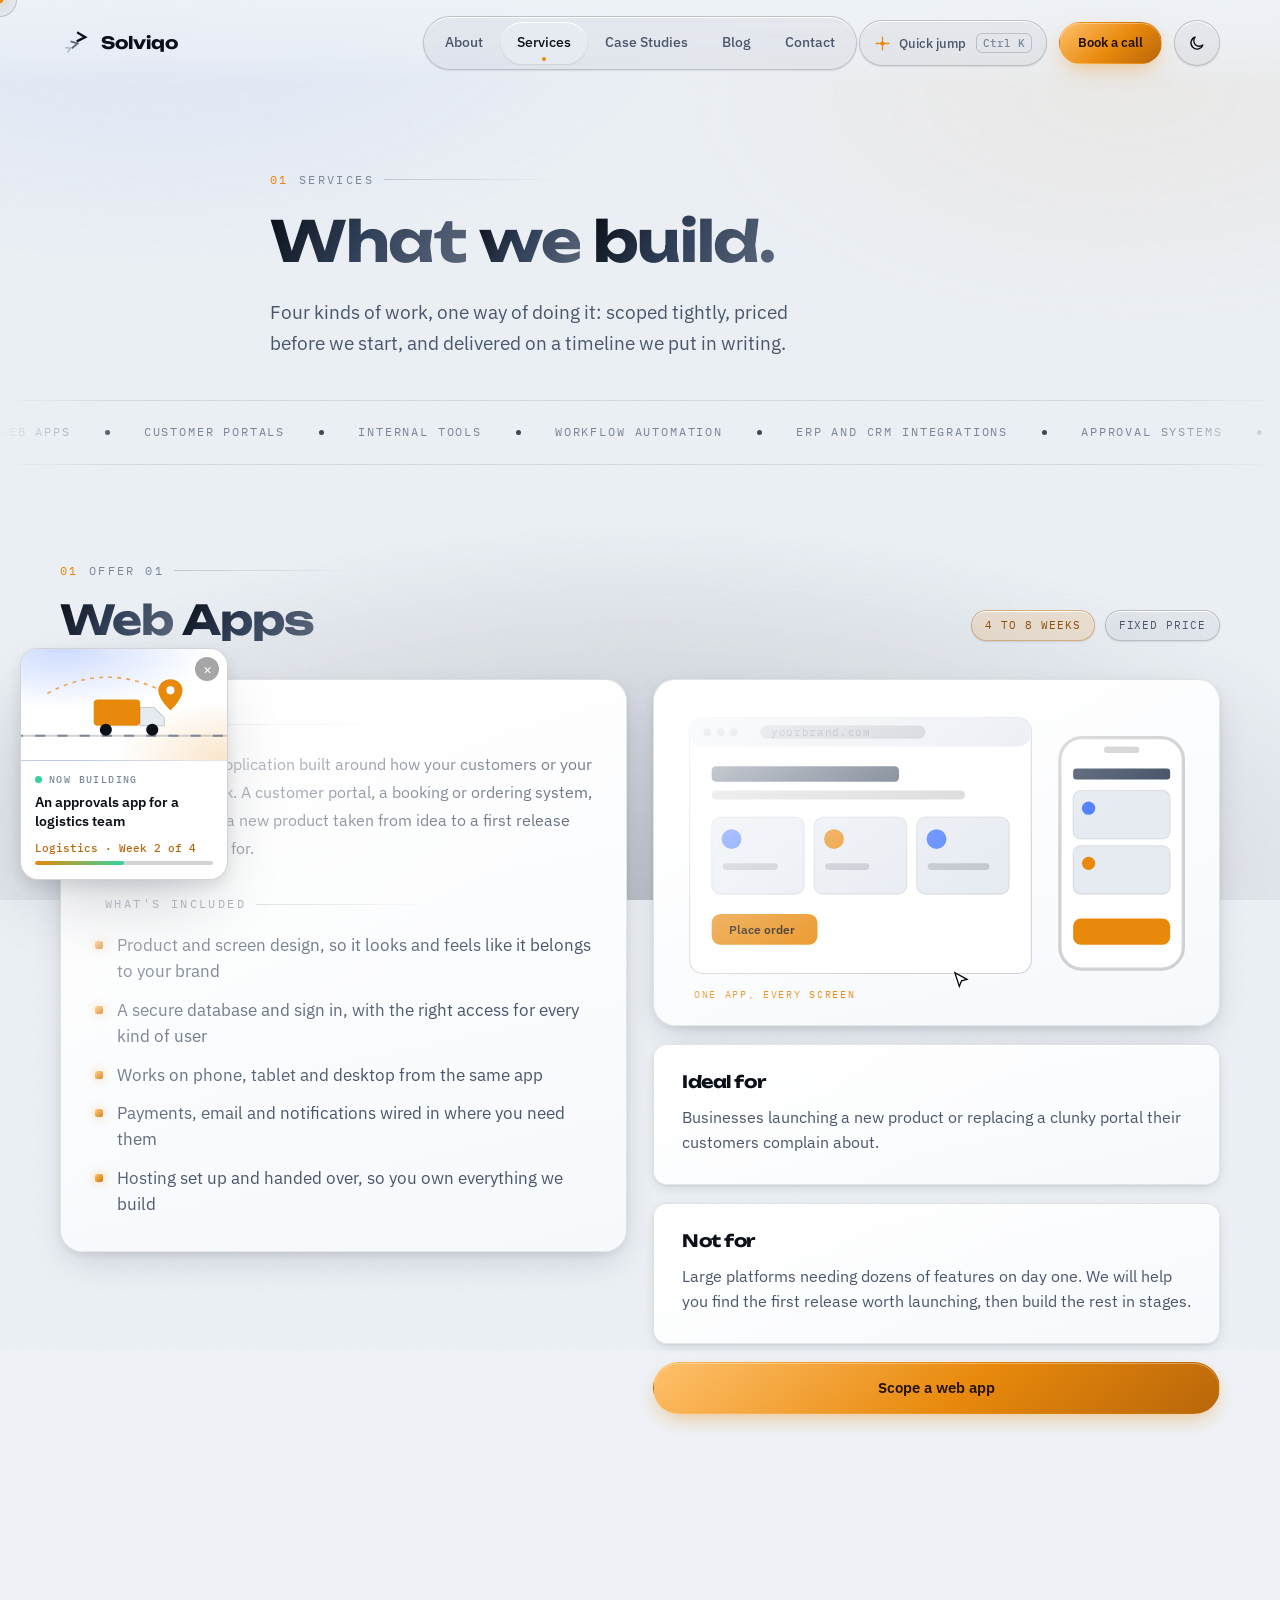
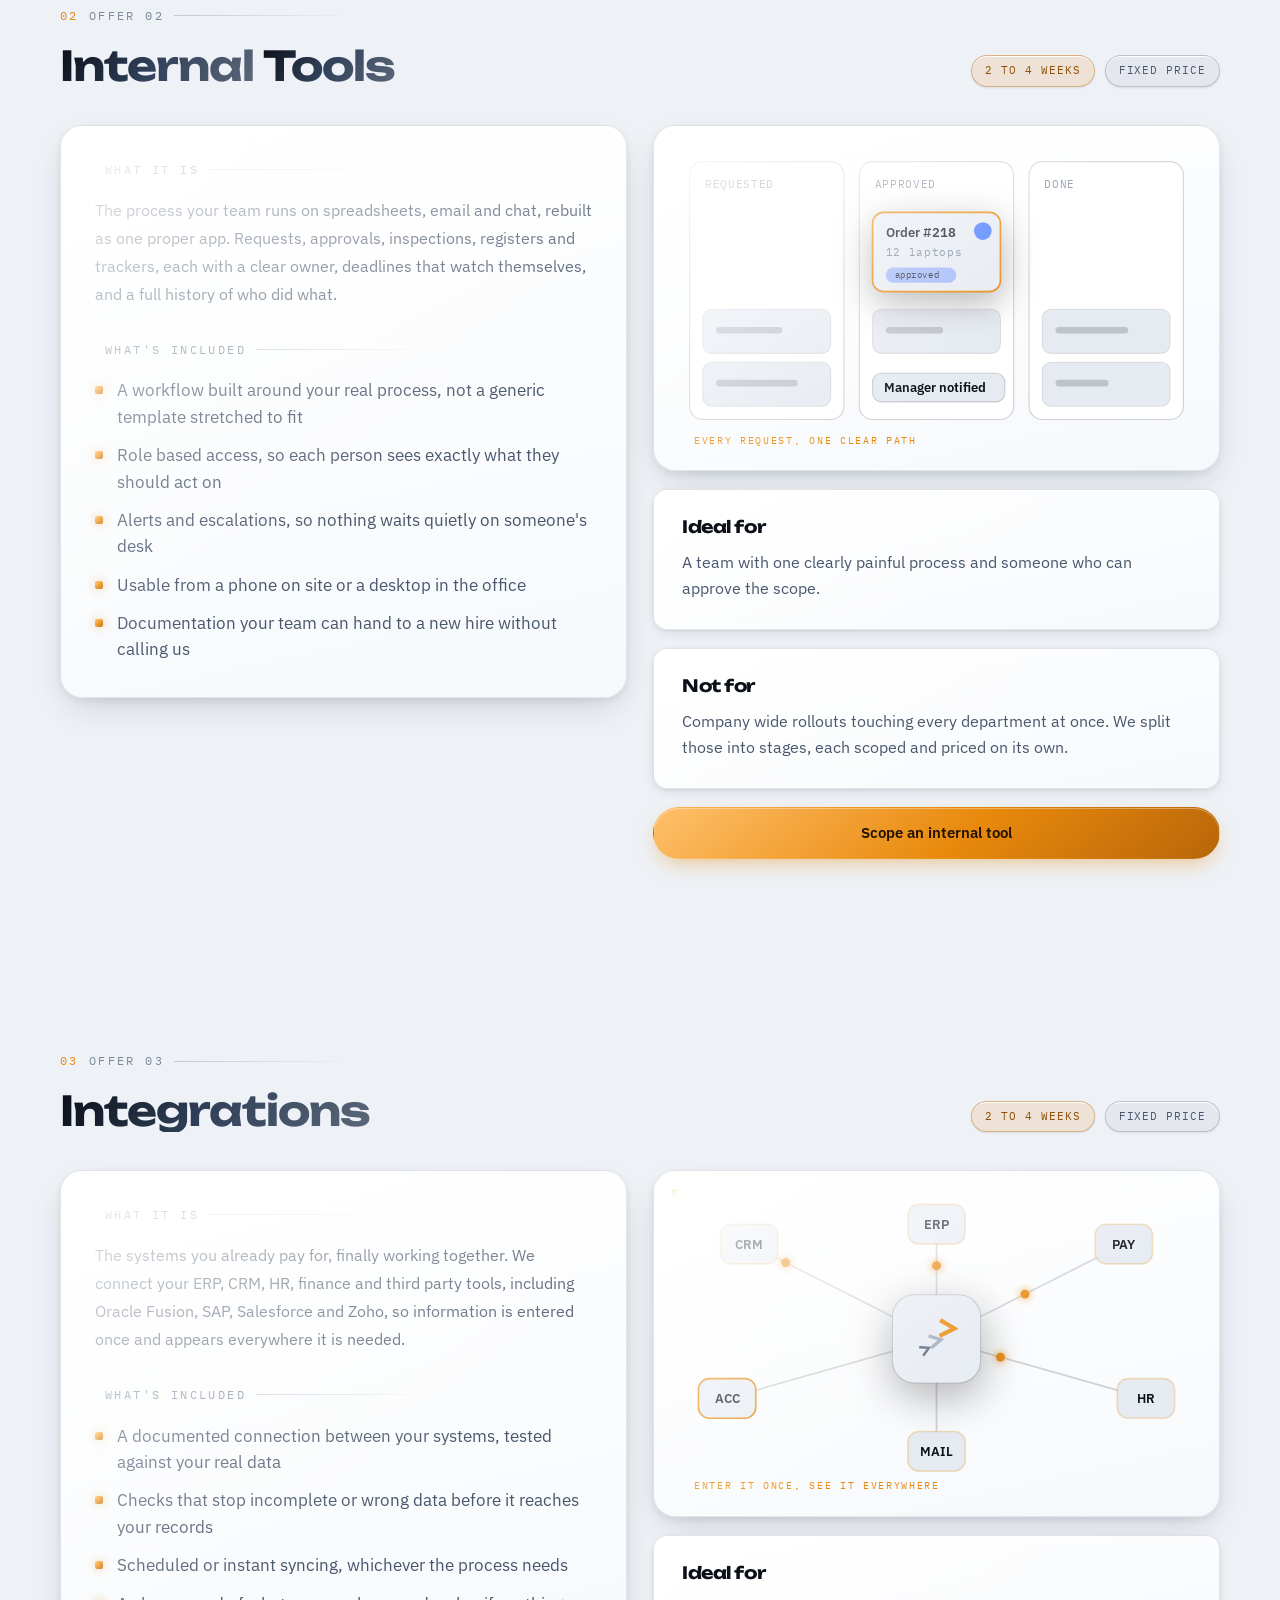
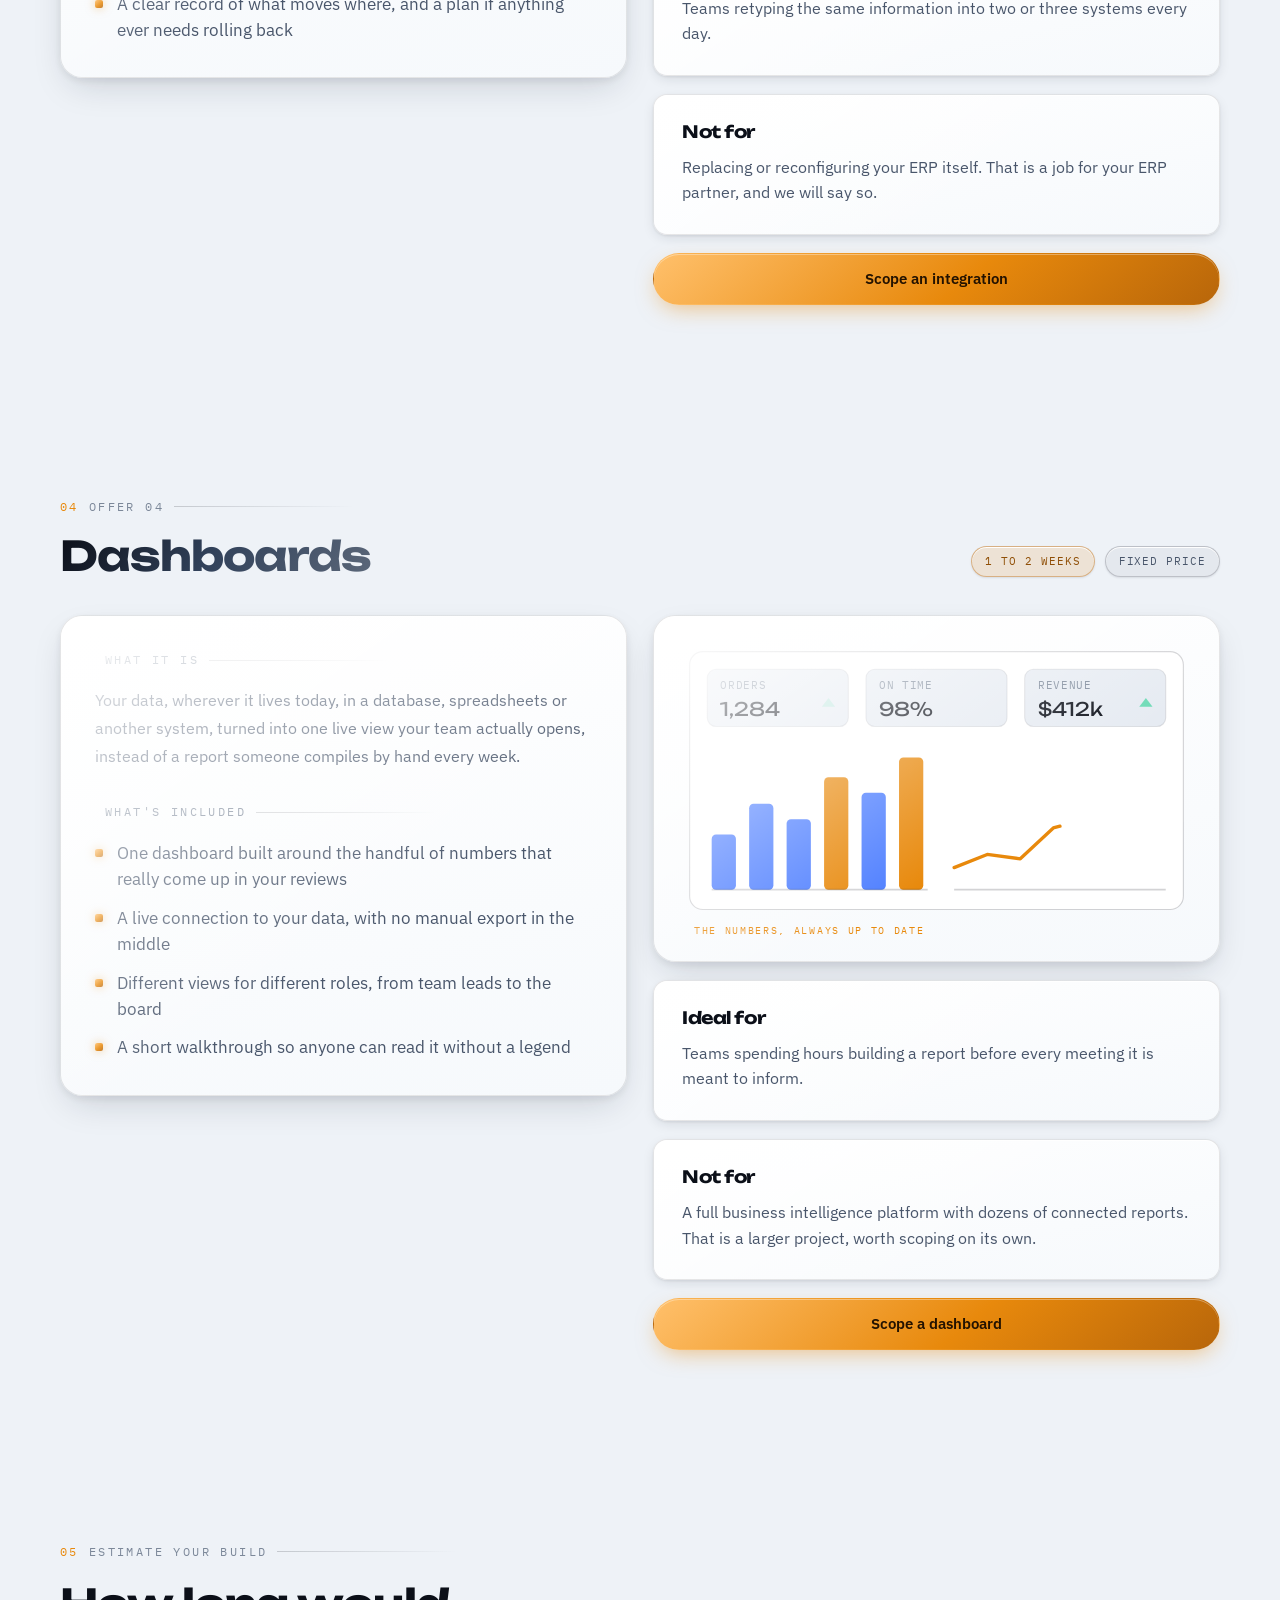
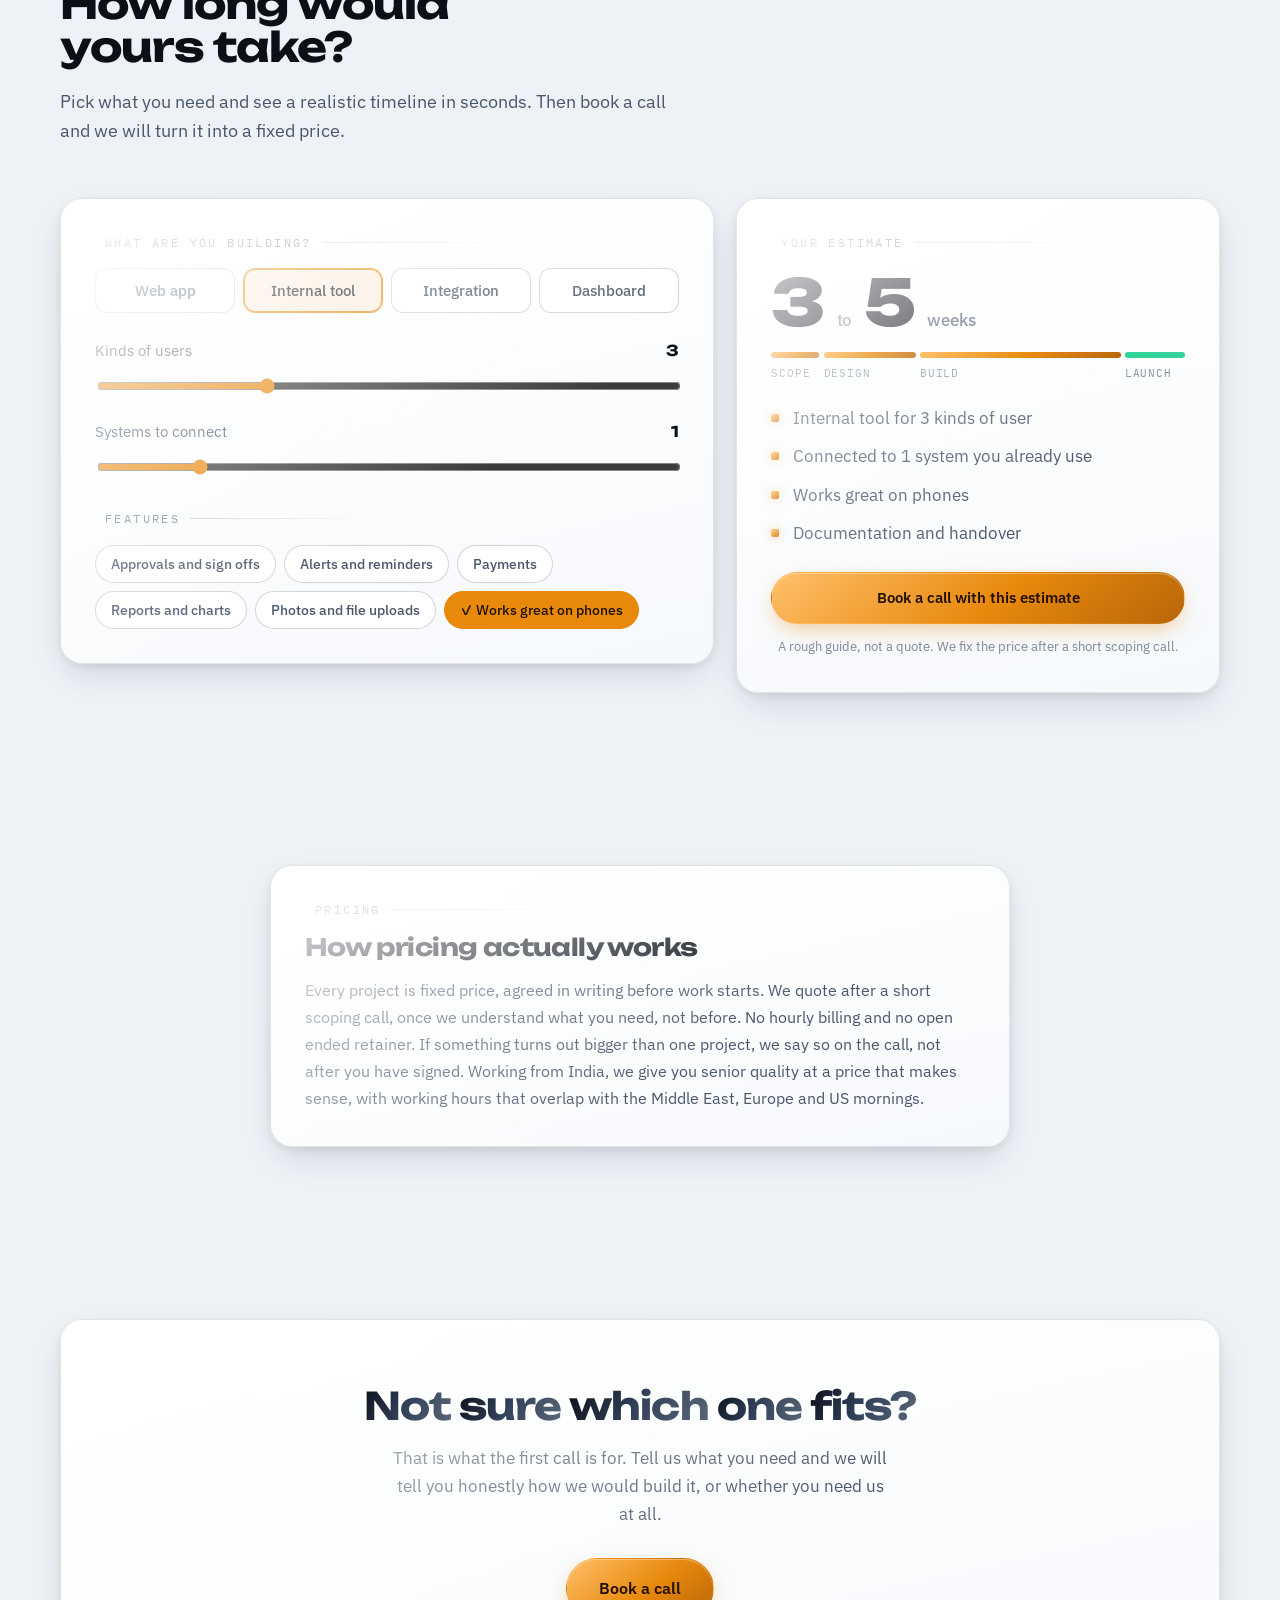
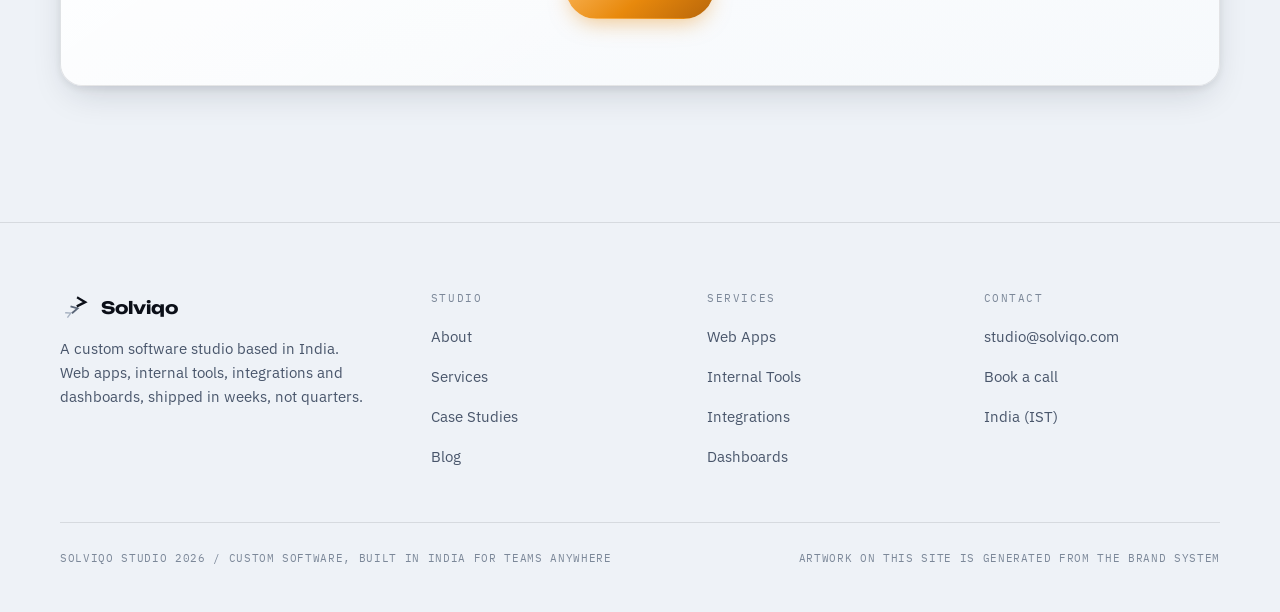
<file: services.html>
<!doctype html>
<html lang="en" data-mascot="off">
<head>
<meta charset="utf-8">
<meta name="viewport" content="width=device-width, initial-scale=1">
<title>Services, Solviqo</title>
<meta name="description" content="Web apps, internal tools, integrations and dashboards. Fixed price, scoped tightly, delivered on a date we put in writing.">
<meta name="theme-color" content="#05070C">
<meta property="og:title" content="Services, Solviqo">
<meta property="og:description" content="Web apps, internal tools, integrations and dashboards. Fixed price, scoped tightly, delivered on a date we put in writing.">
<meta property="og:type" content="website">
<meta property="og:url" content="https://nisarg2810.github.io/solviqo/services.html">
<link rel="icon" type="image/svg+xml" href="data:image/svg+xml,%3Csvg xmlns='http://www.w3.org/2000/svg' viewBox='0 0 240 240'%3E%3Crect width='240' height='240' rx='48' fill='%2305070C'/%3E%3Cg transform='translate(70,168) rotate(-25) scale(0.62)'%3E%3Cpolyline points='-27,-30 28,0 -27,30' fill='none' stroke='%235B6779' stroke-width='18'/%3E%3C/g%3E%3Cg transform='translate(118,128) rotate(-12) scale(0.82)'%3E%3Cpolyline points='-27,-30 28,0 -27,30' fill='none' stroke='%239FAABA' stroke-width='18'/%3E%3C/g%3E%3Cg transform='translate(172,72) rotate(2) scale(1.05)'%3E%3Cpolyline points='-27,-30 28,0 -27,30' fill='none' stroke='%23E2E8F0' stroke-width='18'/%3E%3C/g%3E%3C/svg%3E">
<link rel="preconnect" href="https://fonts.googleapis.com">
<link rel="preconnect" href="https://fonts.gstatic.com" crossorigin>
<link rel="stylesheet" href="https://fonts.googleapis.com/css2?family=Unbounded:wght@400;600;700;800&family=IBM+Plex+Sans:wght@400;500;600&family=IBM+Plex+Mono:wght@400;500&family=Caveat:wght@600;700&display=swap">
<link rel="stylesheet" href="assets/site.css?v=25">
<script>(function(){try{var t=localStorage.getItem('solviqo-theme');if(!t)t=matchMedia('(prefers-color-scheme: light)').matches?'light':'dark';document.documentElement.setAttribute('data-theme',t);}catch(e){document.documentElement.setAttribute('data-theme','dark');}})();</script>
<script>try{if(!sessionStorage.getItem('sv-seen')&&!matchMedia('(prefers-reduced-motion: reduce)').matches)document.documentElement.classList.add('is-loading');}catch(e){}</script>
</head>
<body>
<div class="loader" aria-hidden="true"><div class="ld-in">
  <svg class="ld-mark" viewBox="0 0 240 240"><g fill="none" stroke-width="18" stroke-linecap="square">
    <g transform="translate(70,168) rotate(-25) scale(0.62)"><polyline class="ld-c1" points="-27,-30 28,0 -27,30"/></g>
    <g transform="translate(118,128) rotate(-12) scale(0.82)"><polyline class="ld-c2" points="-27,-30 28,0 -27,30"/></g>
    <g transform="translate(172,72) rotate(2) scale(1.05)"><polyline class="ld-c3" points="-27,-30 28,0 -27,30"/></g></g></svg>
  <div class="ld-bar"><i></i></div>
</div></div>
<a class="skip" href="#main">Skip to content</a>
<div class="mesh" aria-hidden="true"></div>
<div class="grain" aria-hidden="true"></div>

<header class="site-header">
  <div class="nav-row">
    <a class="brand" href="index.html" aria-label="Solviqo home">
      <svg viewBox="0 0 240 240" aria-hidden="true">
        <g transform="translate(70,168) rotate(-25) scale(0.62)"><polyline points="-27,-30 28,0 -27,30" fill="none" stroke="#5B6779" stroke-width="18" stroke-linecap="square"/></g>
        <g transform="translate(118,128) rotate(-12) scale(0.82)"><polyline points="-27,-30 28,0 -27,30" fill="none" stroke="#9FAABA" stroke-width="18" stroke-linecap="square"/></g>
        <g transform="translate(172,72) rotate(2) scale(1.05)"><polyline points="-27,-30 28,0 -27,30" fill="none" stroke="#E2E8F0" stroke-width="18" stroke-linecap="square"/></g>
      </svg>
      <span>Solviqo</span>
    </a>
    <nav class="nav-inline" aria-label="Main">
      <a href="about.html">About</a>
      <a href="services.html" class="active" aria-current="page">Services</a>
      <a href="case-studies.html">Case Studies</a>
      <a href="blog.html">Blog</a>
      <a href="contact.html">Contact</a>
    </nav>
    <div class="nav-right">
      <button class="cmdk-btn" id="cmdkBtn" type="button" aria-label="Search the site"></button>
      <a class="btn btn-primary btn-sm" href="contact.html">Book a call<span class="shine"></span></a>
      <button id="themeBtn" class="theme-btn" aria-label="Switch to light mode" aria-pressed="false">
        <svg class="sun" viewBox="0 0 24 24" fill="none" stroke="currentColor" stroke-width="1.8" aria-hidden="true"><circle cx="12" cy="12" r="4.2"/><path d="M12 2v2.4M12 19.6V22M4.2 4.2l1.7 1.7M18.1 18.1l1.7 1.7M2 12h2.4M19.6 12H22M4.2 19.8l1.7-1.7M18.1 5.9l1.7-1.7"/></svg>
        <svg class="moon" viewBox="0 0 24 24" fill="none" stroke="currentColor" stroke-width="1.8" aria-hidden="true"><path d="M20 14.2A8.2 8.2 0 1 1 9.8 4a6.6 6.6 0 0 0 10.2 10.2z"/></svg>
      </button>
      <button id="navToggle" class="nav-toggle" aria-label="Open menu" aria-expanded="false">
        <span class="ln"></span><span class="ln"></span>
      </button>
    </div>
  </div>
</header>

<div id="navOverlay" class="nav-overlay">
  <div class="wrap">
    <nav class="nav-list">
      <a href="index.html"><span class="idx">01</span>Home</a>
      <a href="about.html"><span class="idx">02</span>About</a>
      <a href="services.html" class="active"><span class="idx">03</span>Services</a>
      <a href="case-studies.html"><span class="idx">04</span>Case Studies</a>
      <a href="blog.html"><span class="idx">05</span>Blog</a>
      <a href="contact.html"><span class="idx">06</span>Contact</a>
    </nav>
    <div class="nav-foot">
      <a href="mailto:studio@solviqo.com">studio@solviqo.com</a>
      <span>India · working worldwide</span>
      <a class="btn btn-primary" href="contact.html">Book a scoping call<span class="shine"></span></a>
    </div>
  </div>
</div>

<main id="main" tabindex="-1">

  <section class="hero" style="padding-bottom:40px">
    <div class="wrap" style="max-width:820px">
      <span class="kick rev"><b>01</b> Services</span>
      <h1 class="chrome-text rev" style="font-size:clamp(34px,4.4vw,60px);margin-top:22px">What we build.</h1>
      <p class="lede rev">Four kinds of work, one way of doing it: scoped tightly, priced before we start, and delivered on a timeline we put in writing.</p>
    </div>
  </section>

  <div class="marq" aria-hidden="true"><div class="marq-track"><span>Web apps</span><span>Customer portals</span><span>Internal tools</span><span>Workflow automation</span><span>ERP and CRM integrations</span><span>Approval systems</span><span>New product MVPs</span><span>Live dashboards</span><span>Web apps</span><span>Customer portals</span><span>Internal tools</span><span>Workflow automation</span><span>ERP and CRM integrations</span><span>Approval systems</span><span>New product MVPs</span><span>Live dashboards</span></div></div>

  <section class="sec" id="web-apps" style="scroll-margin-top:110px">
    <div class="wrap">
      <div class="sec-h rev" style="max-width:100%;margin-bottom:38px">
        <span class="kick"><b>01</b> Offer 01</span>
        <div style="display:flex;justify-content:space-between;align-items:flex-end;gap:26px;flex-wrap:wrap;margin-top:18px">
          <h2 class="chrome-text" style="margin:0">Web Apps</h2>
          <div style="display:flex;gap:10px;flex-wrap:wrap"><span class="badge amber">4 to 8 weeks</span><span class="badge">Fixed price</span></div>
        </div>
      </div>
      <div class="grid2 rev" style="gap:26px;align-items:start">
        <div class="panel pad">
          <span class="kick"><b></b> What it is</span>
          <p style="color:var(--t2);font-size:16px;margin-top:16px;line-height:1.75">A complete web application built around how your customers or your team actually work. A customer portal, a booking or ordering system, a marketplace, or a new product taken from idea to a first release real users can pay for.</p>
          <span class="kick" style="margin-top:32px;display:flex"><b></b> What's included</span>
          <ul class="ticks" style="margin-top:18px"><li>Product and screen design, so it looks and feels like it belongs to your brand</li><li>A secure database and sign in, with the right access for every kind of user</li><li>Works on phone, tablet and desktop from the same app</li><li>Payments, email and notifications wired in where you need them</li><li>Hosting set up and handed over, so you own everything we build</li></ul>
        </div>
        <div style="display:flex;flex-direction:column;gap:18px">
          <div class="panel svc-motion"><svg class="svc-svg" viewBox="0 0 480 280" role="img" aria-hidden="true">
  <rect x="16" y="18" width="310" height="232" rx="12" class="m-surf"/>
  <rect x="16" y="18" width="310" height="26" rx="12" class="m-bar"/><circle cx="32" cy="31" r="3.5" class="m-dot"/><circle cx="44" cy="31" r="3.5" class="m-dot"/><circle cx="56" cy="31" r="3.5" class="m-dot"/>
  <rect x="80" y="25" width="150" height="12" rx="6" class="m-line"/><text x="90" y="34.5">yourbrand.com</text>
  <rect x="36" y="62" height="14" rx="4" class="m-ink"><animate attributeName="width" values="0;170;170;0" keyTimes="0;.15;.92;1" dur="6s" repeatCount="indefinite"/></rect>
  <rect x="36" y="84" height="8" rx="4" class="m-line"><animate attributeName="width" values="0;0;230;230;0" keyTimes="0;.1;.25;.92;1" dur="6s" repeatCount="indefinite"/></rect>
  <g opacity="0"><animate attributeName="opacity" values="0;0;1;1;0" keyTimes="0;.22;.3;.92;1" dur="6s" repeatCount="indefinite"/>
   <rect x="36" y="108" width="84" height="70" rx="8" class="m-card"/><rect x="129" y="108" width="84" height="70" rx="8" class="m-card"/><rect x="222" y="108" width="84" height="70" rx="8" class="m-card"/>
   <rect x="46" y="150" width="50" height="6" rx="3" class="m-line"/><rect x="139" y="150" width="40" height="6" rx="3" class="m-line"/><rect x="232" y="150" width="56" height="6" rx="3" class="m-line"/>
   <circle cx="54" cy="128" r="9" class="m-sig"/><circle cx="147" cy="128" r="9" class="m-amb"/><circle cx="240" cy="128" r="9" class="m-sig"/></g>
  <rect x="36" y="196" width="96" height="28" rx="8" class="m-btn"><animate attributeName="opacity" values="0;0;1;1;0" keyTimes="0;.32;.38;.92;1" dur="6s" repeatCount="indefinite"/></rect>
  <text x="52" y="214" class="m-btn-t" opacity="0">Place order<animate attributeName="opacity" values="0;0;1;1;0" keyTimes="0;.32;.38;.92;1" dur="6s" repeatCount="indefinite"/></text>
  <g><animateTransform attributeName="transform" type="translate" values="260,250;260,250;80,210;80,210;260,250" keyTimes="0;.4;.55;.9;1" dur="6s" repeatCount="indefinite"/>
   <circle r="12" class="m-ring" opacity="0"><animate attributeName="opacity" values="0;0;.9;0;0" keyTimes="0;.55;.57;.66;1" dur="6s" repeatCount="indefinite"/><animate attributeName="r" values="4;4;4;18;18" keyTimes="0;.55;.57;.66;1" dur="6s" repeatCount="indefinite"/></circle>
   <path d="M0 0l11 6-5 1.4-2 5z" class="m-cur"/></g>
  <g opacity="0"><animate attributeName="opacity" values="0;0;1;1;0" keyTimes="0;.6;.65;.9;1" dur="6s" repeatCount="indefinite"/>
   <rect x="170" y="196" width="140" height="30" rx="8" class="m-toast"/><circle cx="186" cy="211" r="6" class="m-good"/><text x="198" y="215" class="m-t1">Order placed</text></g>
  <rect x="352" y="36" width="112" height="210" rx="20" class="m-phone"/><rect x="392" y="44" width="32" height="6" rx="3" class="m-dot"/>
  <rect x="364" y="64" height="10" rx="3" class="m-ink"><animate attributeName="width" values="0;88;88;0" keyTimes="0;.15;.92;1" dur="6s" repeatCount="indefinite"/></rect>
  <g opacity="0"><animate attributeName="opacity" values="0;0;1;1;0" keyTimes="0;.22;.3;.92;1" dur="6s" repeatCount="indefinite"/>
   <rect x="364" y="84" width="88" height="44" rx="7" class="m-card"/><rect x="364" y="134" width="88" height="44" rx="7" class="m-card"/>
   <circle cx="378" cy="100" r="6" class="m-sig"/><circle cx="378" cy="150" r="6" class="m-amb"/></g>
  <rect x="364" y="200" width="88" height="24" rx="7" class="m-btn"><animate attributeName="opacity" values="0;0;1;1;0" keyTimes="0;.32;.38;.92;1" dur="6s" repeatCount="indefinite"/></rect>
  <text x="20" y="272" class="m-cap">ONE APP, EVERY SCREEN</text>
 </svg></div>
          <div class="card" data-tilt="5"><h3 style="font-size:17px">Ideal for</h3><p>Businesses launching a new product or replacing a clunky portal their customers complain about.</p></div>
          <div class="card" data-tilt="5"><h3 style="font-size:17px">Not for</h3><p>Large platforms needing dozens of features on day one. We will help you find the first release worth launching, then build the rest in stages.</p></div>
          <a class="btn btn-primary" href="contact.html" style="width:100%">Scope a web app<span class="shine"></span></a>
        </div>
      </div>
    </div>
  </section>
  <section class="sec" id="internal-tools" style="scroll-margin-top:110px">
    <div class="wrap">
      <div class="sec-h rev" style="max-width:100%;margin-bottom:38px">
        <span class="kick"><b>02</b> Offer 02</span>
        <div style="display:flex;justify-content:space-between;align-items:flex-end;gap:26px;flex-wrap:wrap;margin-top:18px">
          <h2 class="chrome-text" style="margin:0">Internal Tools</h2>
          <div style="display:flex;gap:10px;flex-wrap:wrap"><span class="badge amber">2 to 4 weeks</span><span class="badge">Fixed price</span></div>
        </div>
      </div>
      <div class="grid2 rev" style="gap:26px;align-items:start">
        <div class="panel pad">
          <span class="kick"><b></b> What it is</span>
          <p style="color:var(--t2);font-size:16px;margin-top:16px;line-height:1.75">The process your team runs on spreadsheets, email and chat, rebuilt as one proper app. Requests, approvals, inspections, registers and trackers, each with a clear owner, deadlines that watch themselves, and a full history of who did what.</p>
          <span class="kick" style="margin-top:32px;display:flex"><b></b> What's included</span>
          <ul class="ticks" style="margin-top:18px"><li>A workflow built around your real process, not a generic template stretched to fit</li><li>Role based access, so each person sees exactly what they should act on</li><li>Alerts and escalations, so nothing waits quietly on someone's desk</li><li>Usable from a phone on site or a desktop in the office</li><li>Documentation your team can hand to a new hire without calling us</li></ul>
        </div>
        <div style="display:flex;flex-direction:column;gap:18px">
          <div class="panel svc-motion"><svg class="svc-svg" viewBox="0 0 480 280" role="img" aria-hidden="true">
  <g class="m-cols">
   <rect x="16" y="16" width="140" height="234" rx="12" class="m-surf"/><rect x="170" y="16" width="140" height="234" rx="12" class="m-surf"/><rect x="324" y="16" width="140" height="234" rx="12" class="m-surf"/>
   <text x="30" y="40">REQUESTED</text><text x="184" y="40">APPROVED</text><text x="338" y="40">DONE</text>
   <rect x="28" y="150" width="116" height="40" rx="8" class="m-card"/><rect x="28" y="198" width="116" height="40" rx="8" class="m-card"/>
   <rect x="182" y="150" width="116" height="40" rx="8" class="m-card"/><rect x="336" y="150" width="116" height="40" rx="8" class="m-card"/><rect x="336" y="198" width="116" height="40" rx="8" class="m-card"/>
   <rect x="40" y="166" width="60" height="6" rx="3" class="m-line"/><rect x="40" y="214" width="74" height="6" rx="3" class="m-line"/><rect x="194" y="166" width="52" height="6" rx="3" class="m-line"/><rect x="348" y="166" width="66" height="6" rx="3" class="m-line"/><rect x="348" y="214" width="48" height="6" rx="3" class="m-line"/></g>
  <g><animateTransform attributeName="transform" type="translate" values="28,62;28,62;182,62;182,62;336,62;336,62;28,62" keyTimes="0;.18;.34;.52;.68;.92;1" calcMode="spline" keySplines="0 0 1 1;.6 0 .2 1;0 0 1 1;.6 0 .2 1;0 0 1 1;0 0 1 1" dur="6s" repeatCount="indefinite"/>
   <rect width="116" height="72" rx="10" class="m-hot"/>
   <text x="12" y="22" class="m-t1">Order #218</text>
   <text x="12" y="40">12 laptops</text>
   <circle cx="100" cy="17" r="8" class="m-sig"/>
   <rect x="12" y="50" width="64" height="14" rx="7" class="m-chip"><animate attributeName="class" values="m-chip;m-chip-a;m-chip-g" keyTimes="0;.34;.68" calcMode="discrete" dur="6s" repeatCount="indefinite"/></rect>
   <text x="20" y="60" class="m-chip-t">pending<animate attributeName="opacity" values="1;0;0;1" keyTimes="0;.3;.99;1" dur="6s" repeatCount="indefinite"/></text>
   <text x="20" y="60" class="m-chip-t" opacity="0">approved<animate attributeName="opacity" values="0;0;1;0;0" keyTimes="0;.34;.36;.66;1" dur="6s" repeatCount="indefinite"/></text>
   <text x="20" y="60" class="m-chip-t" opacity="0">done<animate attributeName="opacity" values="0;0;1;1;0" keyTimes="0;.68;.7;.97;1" dur="6s" repeatCount="indefinite"/></text></g>
  <g transform="translate(186,222)" opacity="0"><animate attributeName="opacity" values="0;0;1;1;0;0" keyTimes="0;.33;.36;.5;.54;1" dur="6s" repeatCount="indefinite"/>
   <rect x="-4" y="-14" width="120" height="26" rx="8" class="m-toast"/><text x="6" y="3" class="m-t1">Manager notified</text></g>
  <text x="20" y="272" class="m-cap">EVERY REQUEST, ONE CLEAR PATH</text>
 </svg></div>
          <div class="card" data-tilt="5"><h3 style="font-size:17px">Ideal for</h3><p>A team with one clearly painful process and someone who can approve the scope.</p></div>
          <div class="card" data-tilt="5"><h3 style="font-size:17px">Not for</h3><p>Company wide rollouts touching every department at once. We split those into stages, each scoped and priced on its own.</p></div>
          <a class="btn btn-primary" href="contact.html" style="width:100%">Scope an internal tool<span class="shine"></span></a>
        </div>
      </div>
    </div>
  </section>
  <section class="sec" id="integrations" style="scroll-margin-top:110px">
    <div class="wrap">
      <div class="sec-h rev" style="max-width:100%;margin-bottom:38px">
        <span class="kick"><b>03</b> Offer 03</span>
        <div style="display:flex;justify-content:space-between;align-items:flex-end;gap:26px;flex-wrap:wrap;margin-top:18px">
          <h2 class="chrome-text" style="margin:0">Integrations</h2>
          <div style="display:flex;gap:10px;flex-wrap:wrap"><span class="badge amber">2 to 4 weeks</span><span class="badge">Fixed price</span></div>
        </div>
      </div>
      <div class="grid2 rev" style="gap:26px;align-items:start">
        <div class="panel pad">
          <span class="kick"><b></b> What it is</span>
          <p style="color:var(--t2);font-size:16px;margin-top:16px;line-height:1.75">The systems you already pay for, finally working together. We connect your ERP, CRM, HR, finance and third party tools, including Oracle Fusion, SAP, Salesforce and Zoho, so information is entered once and appears everywhere it is needed.</p>
          <span class="kick" style="margin-top:32px;display:flex"><b></b> What's included</span>
          <ul class="ticks" style="margin-top:18px"><li>A documented connection between your systems, tested against your real data</li><li>Checks that stop incomplete or wrong data before it reaches your records</li><li>Scheduled or instant syncing, whichever the process needs</li><li>A clear record of what moves where, and a plan if anything ever needs rolling back</li></ul>
        </div>
        <div style="display:flex;flex-direction:column;gap:18px">
          <div class="panel svc-motion"><svg class="svc-svg" viewBox="0 0 480 280" role="img" aria-hidden="true"><line x1="240" y1="136" x2="70" y2="50" class="m-link"/><circle r="4" class="m-pulse"><animateMotion dur="3s" begin="0s" repeatCount="indefinite" path="M240,136 L70,50"/></circle><g transform="translate(70,50)"><rect x="-26" y="-18" width="52" height="36" rx="10" class="m-node"><animate attributeName="stroke-opacity" values=".25;.25;1;.25" keyTimes="0;.85;.95;1" dur="3s" begin="0s" repeatCount="indefinite"/></rect><text text-anchor="middle" y="4" class="m-t1">CRM</text></g><line x1="240" y1="136" x2="240" y2="32" class="m-link"/><circle r="4" class="m-pulse"><animateMotion dur="3s" begin="0.5s" repeatCount="indefinite" path="M240,136 L240,32"/></circle><g transform="translate(240,32)"><rect x="-26" y="-18" width="52" height="36" rx="10" class="m-node"><animate attributeName="stroke-opacity" values=".25;.25;1;.25" keyTimes="0;.85;.95;1" dur="3s" begin="0.5s" repeatCount="indefinite"/></rect><text text-anchor="middle" y="4" class="m-t1">ERP</text></g><line x1="240" y1="136" x2="410" y2="50" class="m-link"/><circle r="4" class="m-pulse"><animateMotion dur="3s" begin="1s" repeatCount="indefinite" path="M240,136 L410,50"/></circle><g transform="translate(410,50)"><rect x="-26" y="-18" width="52" height="36" rx="10" class="m-node"><animate attributeName="stroke-opacity" values=".25;.25;1;.25" keyTimes="0;.85;.95;1" dur="3s" begin="1s" repeatCount="indefinite"/></rect><text text-anchor="middle" y="4" class="m-t1">PAY</text></g><line x1="240" y1="136" x2="430" y2="190" class="m-link"/><circle r="4" class="m-pulse"><animateMotion dur="3s" begin="1.5s" repeatCount="indefinite" path="M240,136 L430,190"/></circle><g transform="translate(430,190)"><rect x="-26" y="-18" width="52" height="36" rx="10" class="m-node"><animate attributeName="stroke-opacity" values=".25;.25;1;.25" keyTimes="0;.85;.95;1" dur="3s" begin="1.5s" repeatCount="indefinite"/></rect><text text-anchor="middle" y="4" class="m-t1">HR</text></g><line x1="240" y1="136" x2="240" y2="238" class="m-link"/><circle r="4" class="m-pulse"><animateMotion dur="3s" begin="2s" repeatCount="indefinite" path="M240,136 L240,238"/></circle><g transform="translate(240,238)"><rect x="-26" y="-18" width="52" height="36" rx="10" class="m-node"><animate attributeName="stroke-opacity" values=".25;.25;1;.25" keyTimes="0;.85;.95;1" dur="3s" begin="2s" repeatCount="indefinite"/></rect><text text-anchor="middle" y="4" class="m-t1">MAIL</text></g><line x1="240" y1="136" x2="50" y2="190" class="m-link"/><circle r="4" class="m-pulse"><animateMotion dur="3s" begin="2.5s" repeatCount="indefinite" path="M240,136 L50,190"/></circle><g transform="translate(50,190)"><rect x="-26" y="-18" width="52" height="36" rx="10" class="m-node"><animate attributeName="stroke-opacity" values=".25;.25;1;.25" keyTimes="0;.85;.95;1" dur="3s" begin="2.5s" repeatCount="indefinite"/></rect><text text-anchor="middle" y="4" class="m-t1">ACC</text></g>
  <rect x="200" y="96" width="80" height="80" rx="20" class="m-hub"/>
  <g transform="translate(240,136) scale(.2) translate(-120,-120)"><g fill="none" stroke-width="18" stroke-linecap="square"><g transform="translate(70,168) rotate(-25) scale(.62)" class="m-mk1"><polyline points="-27,-30 28,0 -27,30"/></g><g transform="translate(118,128) rotate(-12) scale(.82)" class="m-mk2"><polyline points="-27,-30 28,0 -27,30"/></g><g transform="translate(172,72) rotate(2) scale(1.05)" class="m-mk3"><polyline points="-27,-30 28,0 -27,30"/></g></g></g>
  <text x="20" y="272" class="m-cap">ENTER IT ONCE, SEE IT EVERYWHERE</text>
 </svg></div>
          <div class="card" data-tilt="5"><h3 style="font-size:17px">Ideal for</h3><p>Teams retyping the same information into two or three systems every day.</p></div>
          <div class="card" data-tilt="5"><h3 style="font-size:17px">Not for</h3><p>Replacing or reconfiguring your ERP itself. That is a job for your ERP partner, and we will say so.</p></div>
          <a class="btn btn-primary" href="contact.html" style="width:100%">Scope an integration<span class="shine"></span></a>
        </div>
      </div>
    </div>
  </section>
  <section class="sec" id="dashboards" style="scroll-margin-top:110px">
    <div class="wrap">
      <div class="sec-h rev" style="max-width:100%;margin-bottom:38px">
        <span class="kick"><b>04</b> Offer 04</span>
        <div style="display:flex;justify-content:space-between;align-items:flex-end;gap:26px;flex-wrap:wrap;margin-top:18px">
          <h2 class="chrome-text" style="margin:0">Dashboards</h2>
          <div style="display:flex;gap:10px;flex-wrap:wrap"><span class="badge amber">1 to 2 weeks</span><span class="badge">Fixed price</span></div>
        </div>
      </div>
      <div class="grid2 rev" style="gap:26px;align-items:start">
        <div class="panel pad">
          <span class="kick"><b></b> What it is</span>
          <p style="color:var(--t2);font-size:16px;margin-top:16px;line-height:1.75">Your data, wherever it lives today, in a database, spreadsheets or another system, turned into one live view your team actually opens, instead of a report someone compiles by hand every week.</p>
          <span class="kick" style="margin-top:32px;display:flex"><b></b> What's included</span>
          <ul class="ticks" style="margin-top:18px"><li>One dashboard built around the handful of numbers that really come up in your reviews</li><li>A live connection to your data, with no manual export in the middle</li><li>Different views for different roles, from team leads to the board</li><li>A short walkthrough so anyone can read it without a legend</li></ul>
        </div>
        <div style="display:flex;flex-direction:column;gap:18px">
          <div class="panel svc-motion"><svg class="svc-svg" viewBox="0 0 480 280" role="img" aria-hidden="true">
  <rect x="16" y="16" width="448" height="234" rx="12" class="m-surf"/>
  <rect x="32" y="32" width="128" height="52" rx="8" class="m-card"/><rect x="176" y="32" width="128" height="52" rx="8" class="m-card"/><rect x="320" y="32" width="128" height="52" rx="8" class="m-card"/>
  <text x="44" y="50">ORDERS</text><text x="188" y="50">ON TIME</text><text x="332" y="50">REVENUE</text>
  <text x="44" y="74" class="m-kpi">1,284</text><text x="188" y="74" class="m-kpi">98%</text><text x="332" y="74" class="m-kpi">$412k</text>
  <path d="M136 66l6-8 6 8z" class="m-up"><animate attributeName="opacity" values="1;.2;1" dur="1.6s" repeatCount="indefinite"/></path>
  <path d="M424 66l6-8 6 8z" class="m-up"><animate attributeName="opacity" values="1;.2;1" dur="1.6s" begin=".5s" repeatCount="indefinite"/></path>
  <rect x="36" width="22" rx="4" class="m-bar-s"><animate attributeName="height" values="0;50;50;0" keyTimes="0;0.10;.92;1" dur="6s" repeatCount="indefinite"/><animate attributeName="y" values="232;182;182;232" keyTimes="0;0.10;.92;1" dur="6s" repeatCount="indefinite"/></rect><rect x="70" width="22" rx="4" class="m-bar-s"><animate attributeName="height" values="0;78;78;0" keyTimes="0;0.14;.92;1" dur="6s" repeatCount="indefinite"/><animate attributeName="y" values="232;154;154;232" keyTimes="0;0.14;.92;1" dur="6s" repeatCount="indefinite"/></rect><rect x="104" width="22" rx="4" class="m-bar-s"><animate attributeName="height" values="0;64;64;0" keyTimes="0;0.18;.92;1" dur="6s" repeatCount="indefinite"/><animate attributeName="y" values="232;168;168;232" keyTimes="0;0.18;.92;1" dur="6s" repeatCount="indefinite"/></rect><rect x="138" width="22" rx="4" class="m-bar-a"><animate attributeName="height" values="0;102;102;0" keyTimes="0;0.22;.92;1" dur="6s" repeatCount="indefinite"/><animate attributeName="y" values="232;130;130;232" keyTimes="0;0.22;.92;1" dur="6s" repeatCount="indefinite"/></rect><rect x="172" width="22" rx="4" class="m-bar-s"><animate attributeName="height" values="0;88;88;0" keyTimes="0;0.26;.92;1" dur="6s" repeatCount="indefinite"/><animate attributeName="y" values="232;144;144;232" keyTimes="0;0.26;.92;1" dur="6s" repeatCount="indefinite"/></rect><rect x="206" width="22" rx="4" class="m-bar-a"><animate attributeName="height" values="0;120;120;0" keyTimes="0;0.30;.92;1" dur="6s" repeatCount="indefinite"/><animate attributeName="y" values="232;112;112;232" keyTimes="0;0.30;.92;1" dur="6s" repeatCount="indefinite"/></rect>
  <line x1="36" y1="232" x2="232" y2="232" class="m-link"/>
  <polyline points="256,212 286,200 316,204 346,176 376,168 406,140 436,112" class="m-lc" pathLength="100"><animate attributeName="stroke-dashoffset" values="100;100;0;0;100" keyTimes="0;.2;.6;.92;1" dur="6s" repeatCount="indefinite"/></polyline>
  <circle cx="436" cy="112" r="5" class="m-amb" opacity="0"><animate attributeName="opacity" values="0;0;1;1;0" keyTimes="0;.58;.62;.92;1" dur="6s" repeatCount="indefinite"/></circle>
  <line x1="256" y1="232" x2="448" y2="232" class="m-link"/>
  <text x="20" y="272" class="m-cap">THE NUMBERS, ALWAYS UP TO DATE</text>
 </svg></div>
          <div class="card" data-tilt="5"><h3 style="font-size:17px">Ideal for</h3><p>Teams spending hours building a report before every meeting it is meant to inform.</p></div>
          <div class="card" data-tilt="5"><h3 style="font-size:17px">Not for</h3><p>A full business intelligence platform with dozens of connected reports. That is a larger project, worth scoping on its own.</p></div>
          <a class="btn btn-primary" href="contact.html" style="width:100%">Scope a dashboard<span class="shine"></span></a>
        </div>
      </div>
    </div>
  </section>
  <section class="sec" id="estimate" style="scroll-margin-top:100px">
    <div class="wrap">
      <div class="sec-h rev">
        <span class="kick"><b>05</b> Estimate your build</span>
        <h2>How long would yours take?</h2>
        <p>Pick what you need and see a realistic timeline in seconds. Then book a call and we will turn it into a fixed price.</p>
      </div>
      <div id="estimator" class="rev"></div>
    </div>
  </section>

  <section class="sec tight">
    <div class="wrap" style="max-width:820px">
      <div class="panel pad rev">
        <span class="kick"><b></b> Pricing</span>
        <h3 style="font-size:24px;margin-top:16px">How pricing actually works</h3>
        <p style="color:var(--t2);margin-top:16px;font-size:15.5px;line-height:1.75">Every project is fixed price, agreed in writing before work starts. We quote after a short scoping call, once we understand what you need, not before. No hourly billing and no open ended retainer. If something turns out bigger than one project, we say so on the call, not after you have signed. Working from India, we give you senior quality at a price that makes sense, with working hours that overlap with the Middle East, Europe and US mornings.</p>
      </div>
    </div>
  </section>

  <section class="sec">
    <div class="wrap"><div class="panel pad rev" style="text-align:center;padding:66px 34px">
      <h2 class="chrome-text" style="font-size:clamp(26px,3vw,38px)">Not sure which one fits?</h2>
      <p style="color:var(--t2);margin:18px auto 0;max-width:50ch">That is what the first call is for. Tell us what you need and we will tell you honestly how we would build it, or whether you need us at all.</p>
      <div style="margin-top:30px"><a class="btn btn-primary btn-lg" href="contact.html">Book a call<span class="shine"></span></a></div>
    </div></div>
  </section>

</main>

<footer class="site-footer">
  <div class="wrap">
    <div class="foot-top">
      <div class="foot-brand">
        <a class="brand" href="index.html" aria-label="Solviqo home"><svg viewBox="0 0 240 240" aria-hidden="true">
        <g transform="translate(70,168) rotate(-25) scale(0.62)"><polyline points="-27,-30 28,0 -27,30" fill="none" stroke="#5B6779" stroke-width="18" stroke-linecap="square"/></g>
        <g transform="translate(118,128) rotate(-12) scale(0.82)"><polyline points="-27,-30 28,0 -27,30" fill="none" stroke="#9FAABA" stroke-width="18" stroke-linecap="square"/></g>
        <g transform="translate(172,72) rotate(2) scale(1.05)"><polyline points="-27,-30 28,0 -27,30" fill="none" stroke="#E2E8F0" stroke-width="18" stroke-linecap="square"/></g>
      </svg><span>Solviqo</span></a>
        <p>A custom software studio based in India. Web apps, internal tools, integrations and dashboards, shipped in weeks, not quarters.</p>
      </div>
      <div class="foot-col"><h4>Studio</h4><ul>
        <li><a href="about.html">About</a></li><li><a href="services.html">Services</a></li>
        <li><a href="case-studies.html">Case Studies</a></li><li><a href="blog.html">Blog</a></li></ul></div>
      <div class="foot-col"><h4>Services</h4><ul>
        <li><a href="services.html#web-apps">Web Apps</a></li>
        <li><a href="services.html#internal-tools">Internal Tools</a></li>
        <li><a href="services.html#integrations">Integrations</a></li>
        <li><a href="services.html#dashboards">Dashboards</a></li></ul></div>
      <div class="foot-col"><h4>Contact</h4><ul>
        <li><a href="mailto:studio@solviqo.com">studio@solviqo.com</a></li>
        <li><a href="contact.html">Book a call</a></li>
        <li><span style="color:var(--t2);font-size:14.5px">India (IST)</span></li></ul></div>
    </div>
    <div class="foot-bottom">
      <p>SOLVIQO STUDIO 2026 / CUSTOM SOFTWARE, BUILT IN INDIA FOR TEAMS ANYWHERE</p>
      <p>ARTWORK ON THIS SITE IS GENERATED FROM THE BRAND SYSTEM</p>
    </div>
  </div>
</footer>

<script src="assets/site.js?v=14"></script>
<script src="assets/features.js?v=8"></script>
<script src="assets/vsl.js?v=1"></script>
</body>
</html>
</file>
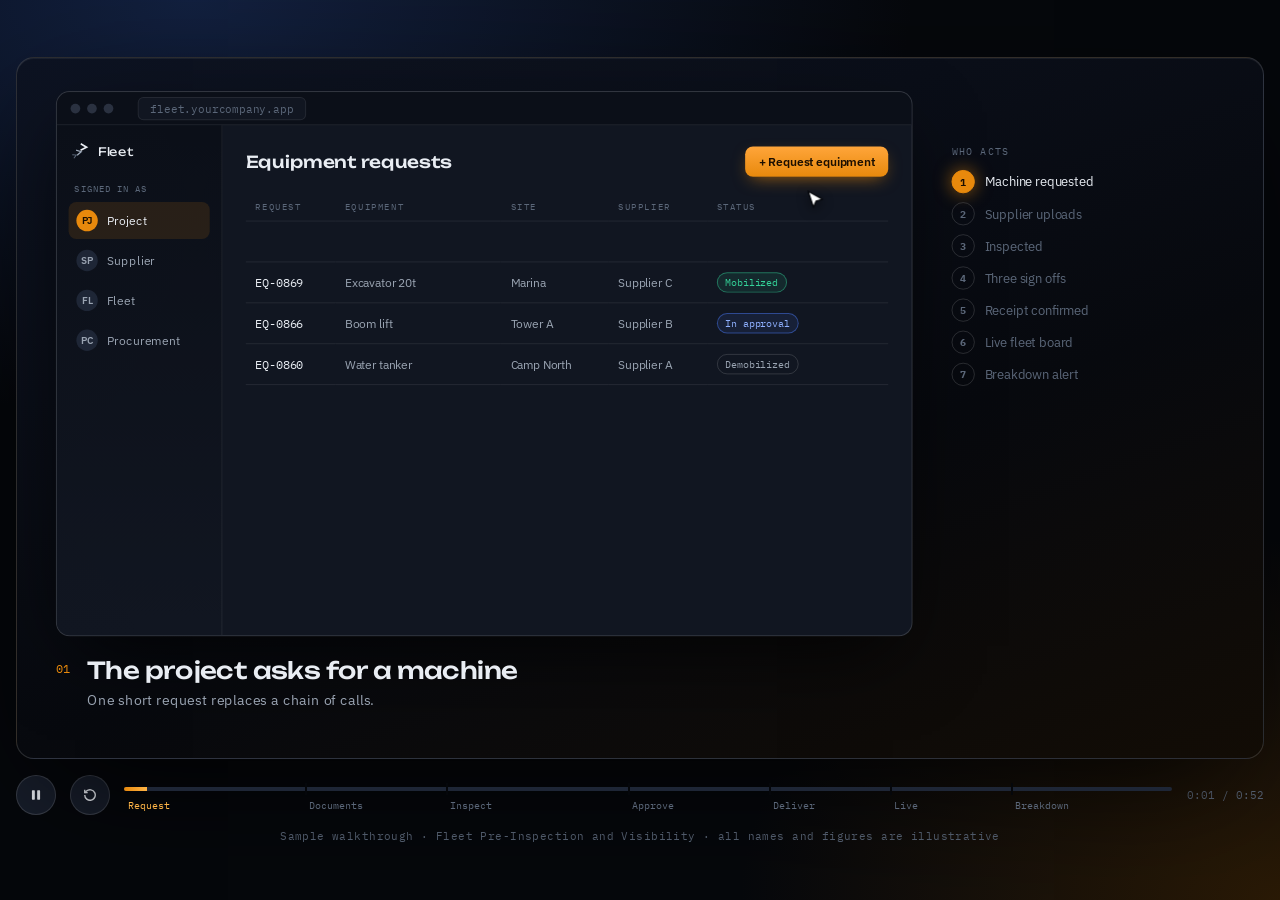
<file: demos/fleet.html>
<!doctype html>
<html lang="en"><head><meta charset="utf-8"><meta name="viewport" content="width=device-width,initial-scale=1">
<title>Fleet Demo</title>
<link rel="preconnect" href="https://fonts.googleapis.com">
<link href="https://fonts.googleapis.com/css2?family=Unbounded:wght@500;700&family=IBM+Plex+Sans:wght@400;500;600&family=IBM+Plex+Mono:wght@400;500&display=swap" rel="stylesheet">
<link rel="stylesheet" href="demo.css?v=3"></head><body>
<script src="demo.js?v=3"></script>
<script>
var view=D.view,role=D.role,add=D.add,rem=D.rem,move=D.move,click=D.click,type=D.type,count=D.count,html=D.html,style=D.style,step=D.step,chip=D.chip,aed=D.aed,num=D.num,stage={querySelectorAll:function(s){return document.getElementById('stage').querySelectorAll(s)}};

D.scene('The project asks for a machine','One short request replaces a chain of calls.',9,[
 [0,0,view('vReq')],[0,0,add('#who')],[0,0,role('Project')],[0,0,step(1)],[.5,.8,move('#btnNew')],[1.4,0,click('#btnNew')],[1.5,0,add('#modal','on')],
 [2,1.1,type('#fEq','50 ton mobile crane')],[3.2,.6,type('#fSite','Tower B')],[3.9,.7,type('#fFrom','1 October')],[4.7,.6,type('#fDur','3 months')],
 [5.6,.7,move('#btnSend')],[6.4,0,click('#btnSend')],[6.6,0,rem('#modal','on')],[6.9,0,add('#rNew')]]);
D.scene('The supplier uploads everything in one place','Papers and photos land on the machine record, not in someone\'s inbox.',7,[
 [0,0,view('vDocs')],[0,0,role('Supplier')],[0,0,step(2)],
 [.4,0,add('#u1')],[.5,1,style('#u1 .pb i','width',function(e){return e*100+'%'})],[1,0,add('#u2')],[1.1,1,style('#u2 .pb i','width',function(e){return e*100+'%'})],
 [1.6,0,add('#u3')],[1.7,1,style('#u3 .pb i','width',function(e){return e*100+'%'})],[2.2,0,add('#u4')],[2.3,1.4,style('#u4 .pb i','width',function(e){return e*100+'%'})],
 [4,0,chip('#dSt','good','All documents in')]]);
D.scene('Inspected against a checklist','Anything that fails goes straight back to the supplier to fix.',9,[
 [0,0,view('vInsp')],[0,0,role('Fleet')],[0,0,step(3)],[.6,0,add('#k1','ok')],[1.1,0,add('#k2','ok')],[1.8,0,add('#k3','no')],[1.9,0,add('#k3c')],[1.9,0,chip('#k3c','bad','expired, returned to supplier')],
 [2,0,chip('#iSt','bad','Returned to supplier')],[4,0,add('#re','in')],[4.8,0,rem('#k3','no')],[4.8,0,add('#k3','ok')],[4.8,0,chip('#k3c','good','renewed')],
 [5.4,0,add('#k4','ok')],[6,0,chip('#iSt','good','Passed')]]);
D.scene('Three sign offs, in the right order','Fleet, project and procurement approve in sequence, then it flows into purchasing.',7,[
 [0,0,view('vAppr')],[0,0,role('Procurement')],[0,0,step(4)],[.6,0,add('#a1','ok')],[.8,.8,style('#l1','width',function(e){return e*100+'%'})],
 [1.7,0,add('#a2','ok')],[1.9,.8,style('#l2','width',function(e){return e*100+'%'})],[2.8,0,add('#a3','ok')],[3.4,0,add('#po')],[3.4,0,chip('#aSt','good','Approved')]]);
D.scene('Delivered and confirmed on site','The site team confirms receipt from a phone. The record updates for everyone.',6,[
 [0,0,role('Project')],[0,0,step(5)],[0,0,rem('#who')],[.2,0,add('#phone')],[1,0,add('#notif')],[1.8,.9,move('#nOk')],[2.9,0,click('#nOk')],
 [3,0,html('#nOk','Received')],[3.1,0,chip('#rSt','good','Mobilized')],[4.6,0,rem('#notif')],[4.9,0,rem('#phone')],[5.4,0,add('#who')]]);
D.scene('Every machine, live on one board','Working, down or demobilized, on every site, without a single phone call.',6,[
 [0,0,view('vBoard')],[0,0,step(6)],[.6,0,add('#cr')],[.6,0,add('#cr','newa')],[1,0,html('#nW','Working 42')]]);
D.scene('One report, three teams told','A breakdown reaches the supplier, fleet and procurement at the same moment.',8,[
 [0,0,step(7)],[.4,.8,move('#btnBk')],[1.4,0,click('#btnBk')],[1.5,0,add('#cr','down')],[1.5,0,chip('#crS','bad','Down')],[1.6,0,html('#nW','Working 41')],[1.6,0,html('#nD','Down 3')],
 [1.8,0,rem('#who')],[2.2,0,add('#t1')],[2.7,0,add('#t2')],[3.2,0,add('#t3')]]);
D.init({"id": "fleet", "name": "Fleet Pre-Inspection and Visibility", "app": "Fleet", "url": "fleet.yourcompany.app", "roles": [["PJ", "Project"], ["SP", "Supplier"], ["FL", "Fleet"], ["PC", "Procurement"]], "labels": [["Request", "Machine requested"], ["Documents", "Supplier uploads"], ["Inspect", "Inspected"], ["Approve", "Three sign offs"], ["Deliver", "Receipt confirmed"], ["Live", "Live fleet board"], ["Breakdown", "Breakdown alert"]], "views": "<style>\n.docs{display:grid;grid-template-columns:1fr 1fr;gap:10px}\n.docs .file{margin:0}\n.board{display:grid;grid-template-columns:repeat(3,1fr);gap:10px}\n.ast{background:var(--p2);border:1px solid var(--line);border-radius:10px;padding:12px;transition:.4s}\n.ast h5{font-size:12.5px;font-weight:600;margin-bottom:3px}.ast p{font-size:11px;color:var(--t3);margin-bottom:9px}\n.ast .chip::before{content:\"\";width:7px;height:7px;border-radius:50%;background:currentColor}\n.ast.down{border-color:rgba(248,113,113,.55);box-shadow:0 0 0 1px rgba(248,113,113,.4),0 0 24px -6px rgba(248,113,113,.5)}\n.ast.newa{border-color:var(--amber)}\n.toast.r{border-left-color:var(--bad)}\n</style>\n<div class=\"view\" id=\"vReq\">\n <div class=\"vh\"><h3>Equipment requests</h3><span class=\"btn\" id=\"btnNew\">+ Request equipment</span></div>\n <table><thead><tr><th>Request</th><th>Equipment</th><th>Site</th><th>Supplier</th><th>Status</th></tr></thead><tbody>\n <tr class=\"new\" id=\"rNew\"><td>EQ-0871</td><td>50 ton mobile crane</td><td>Tower B</td><td>Supplier A</td><td><span class=\"chip amber\" id=\"rSt\">Awaiting supplier</span></td></tr>\n <tr><td>EQ-0869</td><td>Excavator 20t</td><td>Marina</td><td>Supplier C</td><td><span class=\"chip good\">Mobilized</span></td></tr>\n <tr><td>EQ-0866</td><td>Boom lift</td><td>Tower A</td><td>Supplier B</td><td><span class=\"chip sig\">In approval</span></td></tr>\n <tr><td>EQ-0860</td><td>Water tanker</td><td>Camp North</td><td>Supplier A</td><td><span class=\"chip\">Demobilized</span></td></tr>\n </tbody></table>\n <div class=\"scrim\" id=\"modal\"><div class=\"modal\"><h4>Request equipment</h4>\n  <div class=\"fld\"><label>Equipment</label><div id=\"fEq\"></div></div><div class=\"fld\"><label>Site</label><div id=\"fSite\"></div></div>\n  <div class=\"fld\"><label>Needed from</label><div id=\"fFrom\"></div></div><div class=\"fld\"><label>Duration</label><div id=\"fDur\"></div></div>\n  <div style=\"display:flex;justify-content:flex-end;margin-top:14px\"><span class=\"btn\" id=\"btnSend\">Send request</span></div></div></div></div>\n<div class=\"view\" id=\"vDocs\">\n <div class=\"vh\"><h3>EQ-0871 \u00b7 Supplier documents</h3><span class=\"chip\" id=\"dSt\">Supplier A uploading</span></div>\n <div class=\"docs\">\n  <div class=\"file\" id=\"u1\"><span class=\"th\"></span><div class=\"nm\">Registration.pdf<div class=\"pb\"><i></i></div></div></div>\n  <div class=\"file\" id=\"u2\"><span class=\"th\"></span><div class=\"nm\">Insurance.pdf<div class=\"pb\"><i></i></div></div></div>\n  <div class=\"file\" id=\"u3\"><span class=\"th\"></span><div class=\"nm\">Load test certificate.pdf<div class=\"pb\"><i></i></div></div></div>\n  <div class=\"file\" id=\"u4\"><span class=\"th\"></span><div class=\"nm\">Photos, 6 angles<div class=\"pb\"><i></i></div></div></div>\n </div>\n <div class=\"card\" style=\"margin-top:14px\"><h6>WHY THIS MATTERS</h6><p style=\"font-size:12.5px;color:var(--t2);line-height:1.6\">Every paper and photo lives on the machine's own record. No more digging through inboxes when someone asks.</p></div></div>\n<div class=\"view\" id=\"vInsp\">\n <div class=\"vh\"><h3>EQ-0871 \u00b7 Fleet inspection</h3><span class=\"chip\" id=\"iSt\">In inspection</span></div>\n <ul class=\"ck\"><li id=\"k1\"><i></i>Registration valid</li><li id=\"k2\"><i></i>Insurance in date</li><li id=\"k3\"><i></i>Load test certificate<span class=\"chip hide\" id=\"k3c\">expired, returned to supplier</span></li><li id=\"k4\"><i></i>Visual condition from photos</li></ul>\n <div class=\"file\" id=\"re\" style=\"margin-top:12px\"><span class=\"th\"></span><div class=\"nm\">Load test certificate, renewed.pdf<div class=\"pb\"><i style=\"width:100%\"></i></div></div><span class=\"chip good\">resubmitted</span></div></div>\n<div class=\"view\" id=\"vAppr\">\n <div class=\"vh\"><h3>EQ-0871 \u00b7 Approvals</h3><span class=\"chip\" id=\"aSt\">In approval</span></div>\n <div class=\"card\"><h6>SIGN OFF, IN ORDER</h6>\n <div class=\"chain\"><div class=\"cn\" id=\"a1\"><b>FL</b><span>Fleet</span></div><div class=\"cl\"><i id=\"l1\"></i></div><div class=\"cn\" id=\"a2\"><b>PJ</b><span>Project</span></div><div class=\"cl\"><i id=\"l2\"></i></div><div class=\"cn\" id=\"a3\"><b>PC</b><span>Procurement</span></div></div>\n <div class=\"esc\" id=\"po\" style=\"border-color:rgba(52,211,153,.45);background:rgba(52,211,153,.08);color:var(--good)\">Approved. The order flows straight into purchasing, no retyping.</div></div></div>\n<div class=\"view\" id=\"vBoard\">\n <div class=\"vh\"><h3>Fleet, live</h3><div style=\"display:flex;gap:8px\"><span class=\"chip good\" id=\"nW\">Working 41</span><span class=\"chip bad\" id=\"nD\">Down 2</span><span class=\"chip\">Demobilized 9</span></div></div>\n <div class=\"board\">\n  <div class=\"ast hide\" id=\"cr\"><h5>CR-50 \u00b7 Mobile crane</h5><p>Tower B \u00b7 Supplier A</p><span class=\"chip good\" id=\"crS\">Working</span> <span class=\"btn ghost\" id=\"btnBk\" style=\"float:right;padding:4px 9px;font-size:10.5px\">Report breakdown</span></div>\n  <div class=\"ast\"><h5>EX-20 \u00b7 Excavator</h5><p>Marina \u00b7 Supplier C</p><span class=\"chip good\">Working</span></div>\n  <div class=\"ast\"><h5>BL-12 \u00b7 Boom lift</h5><p>Tower A \u00b7 Supplier B</p><span class=\"chip good\">Working</span></div>\n  <div class=\"ast\"><h5>WT-08 \u00b7 Water tanker</h5><p>Camp North \u00b7 Supplier A</p><span class=\"chip\">Demobilized</span></div>\n  <div class=\"ast\"><h5>FL-03 \u00b7 Forklift</h5><p>Warehouse 3 \u00b7 Supplier B</p><span class=\"chip bad\">Down</span></div>\n  <div class=\"ast\"><h5>GN-15 \u00b7 Generator</h5><p>Tower B \u00b7 Supplier C</p><span class=\"chip good\">Working</span></div>\n  <div class=\"ast\"><h5>DT-31 \u00b7 Dump truck</h5><p>Marina \u00b7 Supplier A</p><span class=\"chip good\">Working</span></div>\n  <div class=\"ast\"><h5>RL-02 \u00b7 Roller</h5><p>Depot \u00b7 Supplier B</p><span class=\"chip bad\">Down</span></div>\n  <div class=\"ast\"><h5>TC-01 \u00b7 Tower crane</h5><p>Tower A \u00b7 Supplier C</p><span class=\"chip good\">Working</span></div>\n </div></div>\n", "extra": "<div class=\"phone\" id=\"phone\"><div class=\"scr\"><div class=\"tm\">7:05</div><div class=\"dt\">Wednesday 1 October</div>\n<div class=\"notif\" id=\"notif\"><div class=\"nh\"><i></i>FLEET \u00b7 now</div><b>Crane arrived at Tower B</b><p>CR-50, 50 ton mobile crane from Supplier A. Confirm it has been received?</p><span class=\"nbtn\" id=\"nOk\">Confirm receipt</span></div></div></div>\n<div class=\"toasts\"><div class=\"toast r\" id=\"t1\"><b>Supplier A notified</b>CR-50 down at Tower B. Repair requested.</div>\n<div class=\"toast r\" id=\"t2\"><b>Fleet team notified</b>Breakdown logged with time and photos.</div>\n<div class=\"toast r\" id=\"t3\"><b>Procurement notified</b>Downtime tracked against the hire contract.</div></div>"});
</script></body></html>
</file>
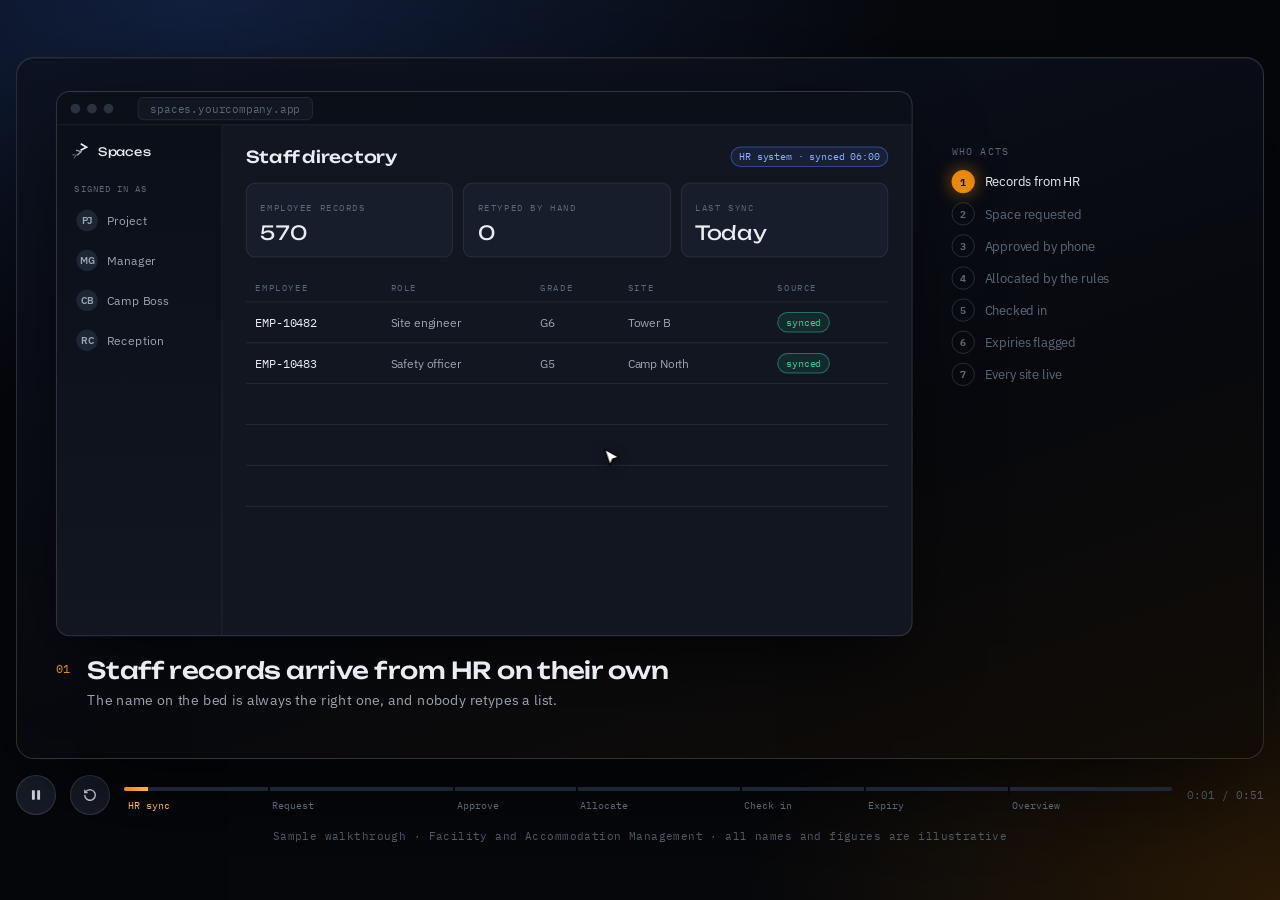
<file: demos/fms.html>
<!doctype html>
<html lang="en"><head><meta charset="utf-8"><meta name="viewport" content="width=device-width,initial-scale=1">
<title>Accommodation Demo</title>
<link rel="preconnect" href="https://fonts.googleapis.com">
<link href="https://fonts.googleapis.com/css2?family=Unbounded:wght@500;700&family=IBM+Plex+Sans:wght@400;500;600&family=IBM+Plex+Mono:wght@400;500&display=swap" rel="stylesheet">
<link rel="stylesheet" href="demo.css?v=3"></head><body>
<script src="demo.js?v=3"></script>
<script>
var view=D.view,role=D.role,add=D.add,rem=D.rem,move=D.move,click=D.click,type=D.type,count=D.count,html=D.html,style=D.style,step=D.step,chip=D.chip,aed=D.aed,num=D.num,stage={querySelectorAll:function(s){return document.getElementById('stage').querySelectorAll(s)}};

D.scene('Staff records arrive from HR on their own','The name on the bed is always the right one, and nobody retypes a list.',7,[
 [0,0,view('vHR')],[0,0,add('#who')],[0,0,step(1)],[.4,2.6,count('#hrN',3142,num)],
 [.6,0,add('#h1')],[1,0,add('#h2')],[1.4,0,add('#h3')],[1.8,0,add('#h4')],[2.2,0,add('#h5')],[3,.8,move('#h1 td:nth-child(3)')]]);
D.scene('One request for a room, a desk or a bay','Three kinds of space, one simple form, routed to the right approver.',9,[
 [0,0,view('vReq')],[0,0,role('Project')],[0,0,step(2)],[.5,.8,move('#btnNew')],[1.4,0,click('#btnNew')],[1.5,0,add('#modal','on')],
 [2.1,.6,move('#sRoom')],[2.8,0,click('#sRoom')],[2.8,0,add('#sRoom','on')],
 [3.1,1,type('#fEmp','EMP-10482 · Site engineer')],[4.2,.7,type('#fSite','Camp North')],[5,.7,type('#fFrom','21 September')],
 [5.9,.7,move('#btnSend')],[6.7,0,click('#btnSend')],[6.9,0,rem('#modal','on')],[7.2,0,add('#rNew')]]);
D.scene('Approved from a phone','The approver gets it in seconds and signs off in one tap.',6,[
 [0,0,step(3)],[0,0,rem('#who')],[0,0,role('Manager')],[.2,0,add('#phone')],[1,0,add('#notif')],
 [1.8,.9,move('#nApp')],[2.9,0,click('#nApp')],[3,0,html('#nApp','Approved')],[3.1,0,chip('#rSt','good','Approved')],
 [4.7,0,rem('#notif')],[5,0,rem('#phone')],[5.5,0,add('#who')]]);
D.scene('Allocation follows the housing rules','Only rooms that fit the grade and site are offered, so nothing is decided from memory.',8,[
 [0,0,view('vAlloc')],[0,0,role('Camp Boss')],[0,0,step(4)],[.8,0,add('#rule')],
 [1.6,.9,move('#b12')],[2.6,0,add('#b12','hl')],[3.4,0,click('#b12')],[3.5,0,add('#bed','n')],[3.6,0,add('#allocd')],[3.6,0,function(){var c=D.$('#allocd');c.className='chip amber hide in'}]]);
D.scene('Check in confirmed at reception','Arrival is recorded and occupancy updates everywhere at once.',6,[
 [0,0,role('Reception')],[0,0,step(5)],[.4,.8,move('#btnIn')],[1.4,0,click('#btnIn')],
 [1.5,0,function(){D.$('#btnIn').outerHTML='<span class="chip good" id="btnIn">Checked in 14:05</span>'}],[1.6,1,count('#occ',87,function(v){return 'Occupancy '+v+'%'},86)]]);
D.scene('Expiries flagged before they lapse','A daily digest warns the team about every lease, licence and contract in advance.',7,[
 [0,0,view('vDig')],[0,0,role('Camp Boss')],[0,0,step(6)],[.6,0,add('#g1')],[1.1,0,add('#g2')],[1.6,0,add('#g3')],[2.1,0,add('#g4')],[3.2,0,add('#dNote')]]);
D.scene('Every site, live on one screen','Free beds, check ins and expiries at a glance, exported in a click.',8,[
 [0,0,view('vDash')],[0,0,role('Manager')],[0,0,step(7)],
 [.4,1.6,count('#d1',2684,num)],[.4,1.6,count('#d2',436,num)],[.4,1.6,count('#d3',18,num)],[.4,1.6,count('#d4',5,num)],
 [.8,1.6,style('.hb i','width',function(e,el){return el.dataset.w*e+'%'})],[3.4,.8,move('#btnExp')],[4.3,0,click('#btnExp')],[4.5,0,add('#expd')]]);
D.init({"id": "fms", "name": "Facility and Accommodation Management", "app": "Spaces", "url": "spaces.yourcompany.app", "roles": [["PJ", "Project"], ["MG", "Manager"], ["CB", "Camp Boss"], ["RC", "Reception"]], "labels": [["HR sync", "Records from HR"], ["Request", "Space requested"], ["Approve", "Approved by phone"], ["Allocate", "Allocated by the rules"], ["Check in", "Checked in"], ["Expiry", "Expiries flagged"], ["Overview", "Every site live"]], "views": "<style>\n.seg{display:flex;gap:6px}.seg span{flex:1;text-align:center;padding:7px;border-radius:7px;border:1px solid var(--line2);font-size:12px;color:var(--t2);transition:.3s}\n.seg span.on{background:rgba(232,137,12,.15);border-color:var(--amber);color:var(--t1)}\n.rooms{display:grid;grid-template-columns:repeat(6,1fr);gap:9px}\n.rm{border:1px solid var(--line);background:var(--p2);border-radius:9px;padding:9px;font-family:var(--fm);font-size:10px;color:var(--t3);transition:.4s}\n.rm .bd{display:flex;gap:4px;margin-top:7px}.rm .bd i{flex:1;height:14px;border-radius:3px;background:var(--p3)}\n.rm .bd i.f{background:#3d5fc4}.rm .bd i.n{background:var(--amber);box-shadow:0 0 10px rgba(232,137,12,.7)}\n.rm.x{opacity:.35}.rm.hl{border-color:var(--amber);box-shadow:0 0 0 1px var(--amber),0 0 24px -4px rgba(232,137,12,.6);color:var(--t1)}\n.dg li{list-style:none;display:flex;align-items:center;gap:12px;padding:12px 14px;border:1px solid var(--line);border-radius:10px;background:var(--p2);margin-bottom:9px;font-size:12.5px;color:var(--t2)}\n.dg li b{color:var(--t1);font-weight:500}.dg li .chip{margin-left:auto}\n</style>\n<div class=\"view\" id=\"vHR\">\n <div class=\"vh\"><h3>Staff directory</h3><span class=\"chip sig\">HR system \u00b7 synced 06:00</span></div>\n <div class=\"kpis\"><div class=\"kpi\"><small>Employee records</small><div id=\"hrN\">0</div></div><div class=\"kpi\"><small>Retyped by hand</small><div>0</div></div><div class=\"kpi\"><small>Last sync</small><div>Today</div></div></div>\n <table><thead><tr><th>Employee</th><th>Role</th><th>Grade</th><th>Site</th><th>Source</th></tr></thead><tbody>\n <tr class=\"new\" id=\"h1\"><td>EMP-10482</td><td>Site engineer</td><td>G6</td><td>Tower B</td><td><span class=\"chip good\">synced</span></td></tr>\n <tr class=\"new\" id=\"h2\"><td>EMP-10483</td><td>Safety officer</td><td>G5</td><td>Camp North</td><td><span class=\"chip good\">synced</span></td></tr>\n <tr class=\"new\" id=\"h3\"><td>EMP-10484</td><td>Foreman</td><td>G4</td><td>Warehouse 3</td><td><span class=\"chip good\">synced</span></td></tr>\n <tr class=\"new\" id=\"h4\"><td>EMP-10485</td><td>Electrician</td><td>G3</td><td>Tower A</td><td><span class=\"chip good\">synced</span></td></tr>\n <tr class=\"new\" id=\"h5\"><td>EMP-10486</td><td>Surveyor</td><td>G5</td><td>Marina</td><td><span class=\"chip good\">synced</span></td></tr>\n </tbody></table></div>\n<div class=\"view\" id=\"vReq\">\n <div class=\"vh\"><h3>Space requests</h3><span class=\"btn\" id=\"btnNew\">+ New request</span></div>\n <table><thead><tr><th>Request</th><th>Type</th><th>For</th><th>Site</th><th>Status</th></tr></thead><tbody>\n <tr class=\"new\" id=\"rNew\"><td>RQ-3317</td><td>Room</td><td>EMP-10482</td><td>Camp North</td><td><span class=\"chip amber\" id=\"rSt\">Pending approval</span></td></tr>\n <tr><td>RQ-3316</td><td>Warehouse bay</td><td>Tower B stores</td><td>Warehouse 3</td><td><span class=\"chip good\">Allocated</span></td></tr>\n <tr><td>RQ-3315</td><td>Office desk</td><td>EMP-10377</td><td>HQ Office</td><td><span class=\"chip good\">Allocated</span></td></tr>\n <tr><td>RQ-3312</td><td>Room</td><td>EMP-10301</td><td>Camp North</td><td><span class=\"chip\">Checked out</span></td></tr>\n </tbody></table>\n <div class=\"scrim\" id=\"modal\"><div class=\"modal\"><h4>New space request</h4>\n  <div class=\"fld\"><label>What do you need</label><div class=\"seg\" style=\"background:none;border:0;padding:0\"><span id=\"sRoom\">Room</span><span>Office desk</span><span>Warehouse bay</span></div></div>\n  <div class=\"fld\"><label>Employee</label><div id=\"fEmp\"></div></div>\n  <div class=\"fld\"><label>Site</label><div id=\"fSite\"></div></div>\n  <div class=\"fld\"><label>From</label><div id=\"fFrom\"></div></div>\n  <div style=\"display:flex;justify-content:flex-end;margin-top:14px\"><span class=\"btn\" id=\"btnSend\">Send for approval</span></div></div></div></div>\n<div class=\"view\" id=\"vAlloc\">\n <div class=\"vh\"><h3>Camp North \u00b7 Block B</h3><span class=\"chip\" id=\"occ\">Occupancy 86%</span></div>\n <div class=\"rooms\">\n  <div class=\"rm\">B-01<div class=\"bd\"><i class=\"f\"></i><i class=\"f\"></i></div></div><div class=\"rm\">B-02<div class=\"bd\"><i class=\"f\"></i><i class=\"f\"></i></div></div>\n  <div class=\"rm x\">B-03 G2<div class=\"bd\"><i class=\"f\"></i><i></i></div></div><div class=\"rm\">B-04<div class=\"bd\"><i class=\"f\"></i><i class=\"f\"></i></div></div>\n  <div class=\"rm x\">B-05 G2<div class=\"bd\"><i></i><i></i></div></div><div class=\"rm\">B-06<div class=\"bd\"><i class=\"f\"></i><i class=\"f\"></i></div></div>\n  <div class=\"rm\">B-07<div class=\"bd\"><i class=\"f\"></i><i class=\"f\"></i></div></div><div class=\"rm x\">B-08 G3<div class=\"bd\"><i class=\"f\"></i><i></i></div></div>\n  <div class=\"rm\">B-09<div class=\"bd\"><i class=\"f\"></i><i class=\"f\"></i></div></div><div class=\"rm\">B-10<div class=\"bd\"><i class=\"f\"></i><i class=\"f\"></i></div></div>\n  <div class=\"rm\">B-11<div class=\"bd\"><i class=\"f\"></i><i class=\"f\"></i></div></div><div class=\"rm\" id=\"b12\">B-12 G6<div class=\"bd\"><i class=\"f\"></i><i id=\"bed\"></i></div></div>\n </div>\n <div class=\"esc\" id=\"rule\" style=\"border-color:rgba(76,125,255,.5);background:rgba(76,125,255,.1);color:#8fb0ff\">Housing rules applied: only rooms matching grade G6 and site are offered. Others are dimmed.</div>\n <div style=\"display:flex;justify-content:space-between;align-items:center;margin-top:14px\">\n  <span class=\"chip hide\" id=\"allocd\">Allocated B-12, bed 2</span>\n  <span class=\"btn\" id=\"btnIn\">Confirm check in</span></div></div>\n<div class=\"view\" id=\"vDig\">\n <div class=\"vh\"><h3>Daily expiry digest</h3><span class=\"chip sig\">Sent 06:00 \u00b7 every day</span></div>\n <ul class=\"dg\">\n  <li class=\"hide\" id=\"g1\"><b>Office B fire certificate</b>HQ Office<span class=\"chip bad\">7 days</span></li>\n  <li class=\"hide\" id=\"g2\"><b>Warehouse 3 lease</b>Industrial Area<span class=\"chip amber\">14 days</span></li>\n  <li class=\"hide\" id=\"g3\"><b>Camp North trade licence</b>Camp North<span class=\"chip amber\">30 days</span></li>\n  <li class=\"hide\" id=\"g4\"><b>Tower B room contracts, 12 rooms</b>Tower B<span class=\"chip\">45 days</span></li>\n </ul>\n <div class=\"esc\" id=\"dNote\" style=\"border-color:rgba(52,211,153,.45);background:rgba(52,211,153,.08);color:var(--good)\">Renewals are raised before anything lapses. Nobody has to remember.</div></div>\n<div class=\"view\" id=\"vDash\">\n <div class=\"vh\"><h3>Occupancy, every site</h3><span class=\"btn ghost\" id=\"btnExp\">Export</span></div>\n <div class=\"dk\"><div class=\"kpi\"><small>Beds occupied</small><div id=\"d1\">0</div></div><div class=\"kpi\"><small>Free beds</small><div id=\"d2\">0</div></div><div class=\"kpi\"><small>Check ins today</small><div id=\"d3\">0</div></div><div class=\"kpi\"><small>Expiring in 30 days</small><div id=\"d4\">0</div></div></div>\n <div class=\"chart\" style=\"height:auto\"><h6 style=\"font-family:var(--fm);font-size:9.5px;color:var(--t3);letter-spacing:.1em;font-weight:400\">OCCUPANCY BY SITE \u00b7 AMBER = OVER 90%</h6>\n <div class=\"hb\"><div>Camp North<span class=\"t\"><i data-w=\"87\"></i></span><b>87%</b></div><div>Camp South<span class=\"t\"><i class=\"r\" data-w=\"94\"></i></span><b>94%</b></div>\n <div>Tower B rooms<span class=\"t\"><i data-w=\"72\"></i></span><b>72%</b></div><div>HQ Office<span class=\"t\"><i data-w=\"81\"></i></span><b>81%</b></div><div>Warehouse 3<span class=\"t\"><i class=\"r\" data-w=\"96\"></i></span><b>96%</b></div></div></div>\n <span class=\"chip good hide\" id=\"expd\" style=\"position:absolute;right:24px;top:62px\">Exported to Excel</span></div>\n", "extra": "<div class=\"phone\" id=\"phone\"><div class=\"scr\"><div class=\"tm\">8:12</div><div class=\"dt\">Friday 19 September</div>\n<div class=\"notif\" id=\"notif\"><div class=\"nh\"><i></i>ACCOMMODATION \u00b7 now</div><b>Room request needs you</b><p>RQ-3317 \u00b7 EMP-10482, site engineer, Camp North from 21 Sep.</p><span class=\"nbtn\" id=\"nApp\">Approve</span></div></div></div>"});
</script></body></html>
</file>
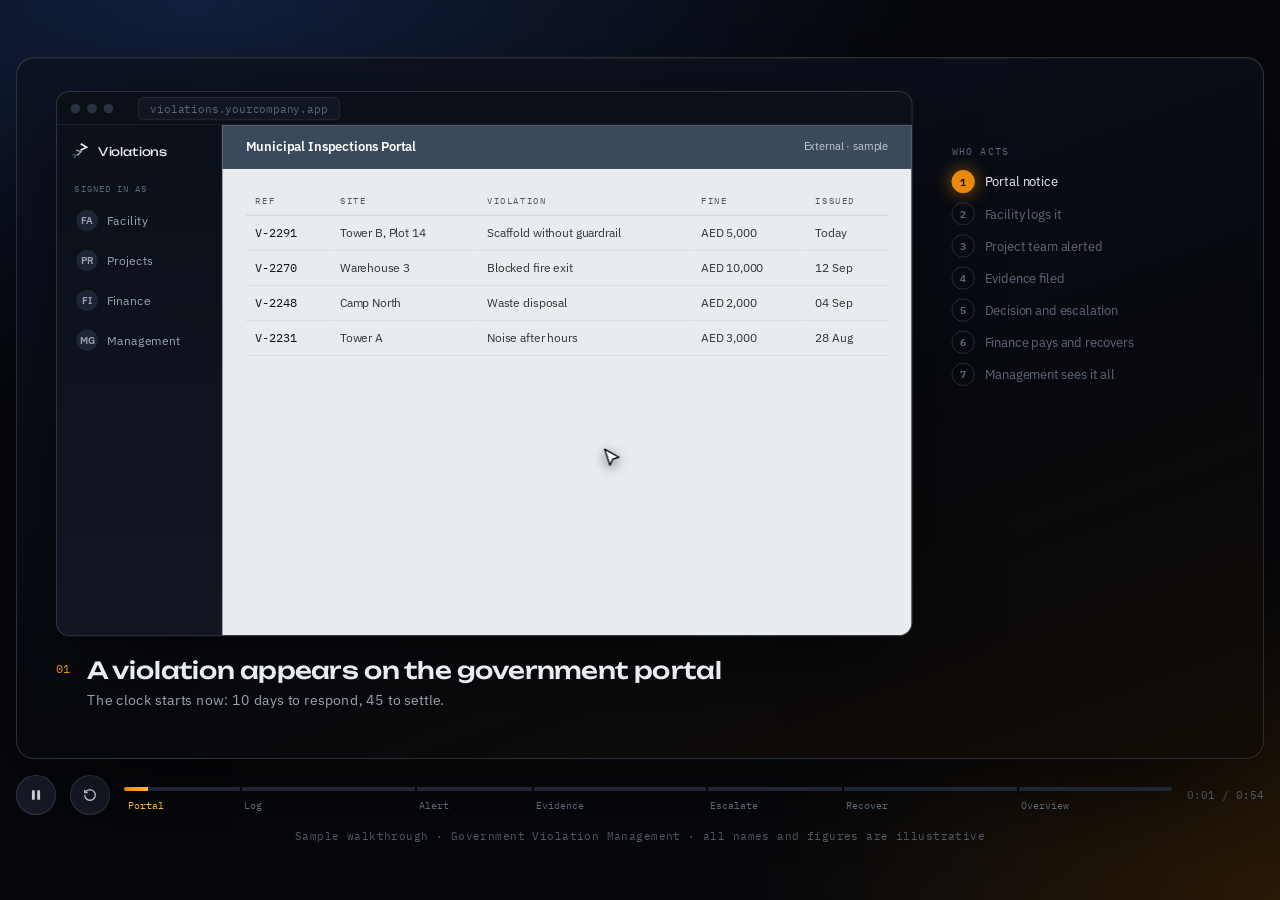
<file: demos/gvm.html>
<!doctype html>
<html lang="en"><head><meta charset="utf-8"><meta name="viewport" content="width=device-width,initial-scale=1">
<title>Violation Demo</title>
<link rel="preconnect" href="https://fonts.googleapis.com">
<link href="https://fonts.googleapis.com/css2?family=Unbounded:wght@500;700&family=IBM+Plex+Sans:wght@400;500;600&family=IBM+Plex+Mono:wght@400;500&display=swap" rel="stylesheet">
<link rel="stylesheet" href="demo.css?v=3"></head><body>
<script src="demo.js?v=3"></script>
<script>
var view=D.view,role=D.role,add=D.add,rem=D.rem,move=D.move,click=D.click,type=D.type,count=D.count,html=D.html,style=D.style,step=D.step,chip=D.chip,aed=D.aed,num=D.num,stage={querySelectorAll:function(s){return document.getElementById('stage').querySelectorAll(s)}};

D.scene('A violation appears on the government portal','The clock starts now: 10 days to respond, 45 to settle.',6,[
 [0,0,view('vPortal')],[0,0,add('#who')],[0,0,step(1)],
 [.8,0,add('#pNew')],[1.6,.9,move('#pNew td:nth-child(3)')],[2.7,0,click()],[2.7,0,add('#pNew','sel')]]);
D.scene('Logged once, owned by one team','Facility opens the case in seconds, and the deadline starts counting itself.',9,[
 [0,0,view('vList')],[0,0,role('Facility')],[0,0,step(2)],
 [.6,.8,move('#btnLog')],[1.5,0,click('#btnLog')],[1.6,0,add('#modal','on')],
 [2.1,.8,type('#fRef','V-2291')],[3,.9,type('#fProj','Tower B')],[4,1.2,type('#fType','Scaffold without guardrail')],[5.3,.7,type('#fAmt','AED 5,000')],
 [6.1,.7,move('#btnSave')],[6.9,0,click('#btnSave')],[7.1,0,rem('#modal','on')],[7.4,0,add('#lNew')],[7.4,0,html('#kOpen','12')]]);
D.scene('The right team knows in seconds','No forwarding, no guessing which project it belongs to.',6,[
 [0,0,step(3)],[0,0,rem('#who')],[.2,0,add('#phone')],[1.2,0,add('#notif')],[2.6,0,role('Projects')],[4.8,0,rem('#notif')],[5.1,0,rem('#phone')],[5.6,0,add('#who')]]);
D.scene('Evidence goes straight onto the case','The project team replies with photos inside the window, in the same place.',9,[
 [0,0,view('vCase')],[0,0,step(4)],[0,1.2,style('#ringC','strokeDashoffset',function(e){return 207*.3*e})],
 [.8,.8,move('#btnAtt')],[1.7,0,click('#btnAtt')],[1.8,0,add('#file')],[1.9,1.3,style('#fileP','width',function(e){return e*100+'%'})],
 [3.2,0,html('#fileOk','<span style="color:#34D399">uploaded</span>')],
 [3.4,2.4,type('#fResp','Guardrail installed the same day. Photo attached with date and location. Requesting the fine be withdrawn.')],
 [6,.7,move('#btnSub')],[6.8,0,click('#btnSub')],[7,0,function(){var c=D.$('#cStat');c.className='chip amber';c.textContent='Objection filed'}],[7.1,0,add('#au3')]]);
D.scene('Nothing drifts past a deadline','If the objection is rejected, the case escalates itself and the settlement clock takes over.',7,[
 [0,0,step(5)],[.8,0,add('#au4')],[.8,0,function(){var c=D.$('#cStat');c.className='chip bad';c.textContent='Rejected'}],
 [2,0,function(){D.$('#ringL').innerHTML='DAYS TO<br>SETTLE';D.$('#ringC').style.stroke='#4C7DFF'}],[2,1,count('#ringN',45,function(v){return v})],
 [2,1,style('#ringC','strokeDashoffset',function(e){return 207*.3*(1-e)})],[3.3,0,add('#esc')],[3.5,0,add('#au5')]]);
D.scene('Every fine is charged back','Finance pays on time and recovers the cost from the subcontractor who caused it.',9,[
 [0,0,view('vFin')],[0,0,role('Finance')],[0,0,step(6)],
 [.8,.8,move('#btnPay')],[1.7,0,click('#btnPay')],[1.9,0,function(){D.$('#btnPay').outerHTML='<span class="chip good" id="btnPay">Paid · day 21</span>';D.$('#rcpt').className='chip good';D.$('#rcpt').textContent='saved to case';D.$('#finClock').className='chip good';D.$('#finClock').textContent='Settled with 24 days to spare'}],
 [2.6,1.4,type('#fSub','Scaffolding subcontractor (sample)')],[4.2,.7,move('#btnRec')],[5,0,click('#btnRec')],
 [5.2,1.6,count('#recv',5000,aed)],[5.2,1.6,style('#meter','width',function(e){return e*100+'%'})]]);
D.scene('Management sees the whole picture','Every case, every dirham and every step, ready for any audit.',8,[
 [0,0,view('vDash')],[0,0,role('Management')],[0,0,step(7)],[0,.6,move('.dk')],
 [.4,1.6,count('#d1',64,function(v){return v})],[.4,1.6,count('#d2',100,function(v){return v+'%'})],[.4,1.6,count('#d3',53200,aed)],[.4,1.6,count('#d4',32,function(v){return (v/10).toFixed(1)+' days'})],
 [.8,1.6,function(p){stage.querySelectorAll('.bars i').forEach(function(b){b.style.height=(b.dataset.h*ease(p))+'%'})}]]);


D.init({"id": "gvm", "name": "Government Violation Management", "app": "Violations", "url": "violations.yourcompany.app", "roles": [["FA", "Facility"], ["PR", "Projects"], ["FI", "Finance"], ["MG", "Management"]], "labels": [["Portal", "Portal notice"], ["Log", "Facility logs it"], ["Alert", "Project team alerted"], ["Evidence", "Evidence filed"], ["Escalate", "Decision and escalation"], ["Recover", "Finance pays and recovers"], ["Overview", "Management sees it all"]], "views": "\n        <!-- portal -->\n        <div class=\"view\" id=\"vPortal\">\n          <div class=\"ph\">Municipal Inspections Portal <span>External \u00b7 sample</span></div>\n          <table><thead><tr><th>Ref</th><th>Site</th><th>Violation</th><th>Fine</th><th>Issued</th></tr></thead><tbody>\n            <tr class=\"new\" id=\"pNew\"><td>V-2291</td><td>Tower B, Plot 14</td><td>Scaffold without guardrail</td><td>AED 5,000</td><td>Today</td></tr>\n            <tr><td>V-2270</td><td>Warehouse 3</td><td>Blocked fire exit</td><td>AED 10,000</td><td>12 Sep</td></tr>\n            <tr><td>V-2248</td><td>Camp North</td><td>Waste disposal</td><td>AED 2,000</td><td>04 Sep</td></tr>\n            <tr><td>V-2231</td><td>Tower A</td><td>Noise after hours</td><td>AED 3,000</td><td>28 Aug</td></tr>\n          </tbody></table>\n        </div>\n        <!-- list -->\n        <div class=\"view\" id=\"vList\">\n          <div class=\"vh\"><h3>Violations</h3><span class=\"btn\" id=\"btnLog\">+ Log violation</span></div>\n          <div class=\"kpis\">\n            <div class=\"kpi\"><small>Open cases</small><div id=\"kOpen\">11</div></div>\n            <div class=\"kpi\"><small>Due this week</small><div>3</div></div>\n            <div class=\"kpi\"><small>Recovered this year</small><div>AED 48,200</div></div>\n          </div>\n          <table><thead><tr><th>Case</th><th>Project</th><th>Fine</th><th>Status</th><th>Clock</th></tr></thead><tbody>\n            <tr class=\"new\" id=\"lNew\"><td>V-2291</td><td>Tower B</td><td>AED 5,000</td><td><span class=\"chip sig\">Assigned</span></td><td><span class=\"chip amber\">10 days left</span></td></tr>\n            <tr><td>V-2270</td><td>Warehouse 3</td><td>AED 10,000</td><td><span class=\"chip\">Under objection</span></td><td><span class=\"chip amber\">4 days left</span></td></tr>\n            <tr><td>V-2248</td><td>Camp North</td><td>AED 2,000</td><td><span class=\"chip good\">Recovered</span></td><td><span class=\"chip\">Closed</span></td></tr>\n            <tr><td>V-2231</td><td>Tower A</td><td>AED 3,000</td><td><span class=\"chip good\">Paid</span></td><td><span class=\"chip\">Closed</span></td></tr>\n          </tbody></table>\n          <div class=\"scrim\" id=\"modal\"><div class=\"modal\">\n            <h4>Log a violation</h4>\n            <div class=\"fld\"><label>Portal reference</label><div id=\"fRef\"></div></div>\n            <div class=\"fld\"><label>Project</label><div id=\"fProj\"></div></div>\n            <div class=\"fld\"><label>Violation</label><div id=\"fType\"></div></div>\n            <div class=\"fld\"><label>Fine</label><div id=\"fAmt\"></div></div>\n            <div style=\"display:flex;justify-content:flex-end;margin-top:14px\"><span class=\"btn\" id=\"btnSave\">Open case</span></div>\n          </div></div>\n        </div>\n        <!-- case -->\n        <div class=\"view\" id=\"vCase\">\n          <div class=\"cgrid\">\n            <div>\n              <div class=\"chead\">\n                <div class=\"ring\"><svg width=\"78\" height=\"78\"><circle cx=\"39\" cy=\"39\" r=\"33\" stroke=\"#1E2636\" stroke-width=\"6\" fill=\"none\"/><circle id=\"ringC\" cx=\"39\" cy=\"39\" r=\"33\" stroke=\"#E8890C\" stroke-width=\"6\" fill=\"none\" stroke-linecap=\"round\" stroke-dasharray=\"207\" stroke-dashoffset=\"0\"/></svg>\n                  <div class=\"rt\"><div><b id=\"ringN\">7</b><small id=\"ringL\">DAYS TO<br>RESPOND</small></div></div></div>\n                <div><h5>V-2291 \u00b7 Scaffold without guardrail</h5><p>Tower B, Plot 14 \u00b7 AED 5,000 \u00b7 Owner: Tower B project team</p><span class=\"chip sig\" id=\"cStat\">Awaiting response</span></div>\n              </div>\n              <div class=\"resp\">\n                <h6>PROJECT RESPONSE</h6>\n                <span class=\"btn ghost\" id=\"btnAtt\">Attach evidence</span>\n                <div class=\"file\" id=\"file\"><span class=\"th\"></span><div class=\"nm\">guardrail-installed.jpg<div class=\"pb\"><i id=\"fileP\"></i></div></div><span class=\"chip\" id=\"fileOk\">uploading</span></div>\n                <div class=\"txt\" id=\"fResp\"></div>\n                <div style=\"display:flex;justify-content:flex-end\"><span class=\"btn\" id=\"btnSub\">Submit objection</span></div>\n              </div>\n              <div class=\"esc\" id=\"esc\"><svg width=\"16\" height=\"16\" viewBox=\"0 0 24 24\" fill=\"none\" stroke=\"currentColor\" stroke-width=\"2.2\"><path d=\"M12 3l10 18H2z\"/><path d=\"M12 10v5M12 18v.5\"/></svg>Objection rejected. Escalated to the project manager and Finance automatically.</div>\n            </div>\n            <div class=\"audit\"><h6>AUDIT TRAIL</h6><ul>\n              <li class=\"in a\">Found on portal<small>Facility \u00b7 day 0</small></li>\n              <li class=\"in s\">Assigned to Tower B<small>System \u00b7 day 0</small></li>\n              <li id=\"au3\" class=\"s\">Evidence and objection filed<small>Projects \u00b7 day 3</small></li>\n              <li id=\"au4\" class=\"b\">Authority rejected objection<small>Authority \u00b7 day 9</small></li>\n              <li id=\"au5\" class=\"a\">Escalated, settlement clock started<small>System \u00b7 day 9</small></li>\n              <li id=\"au6\" class=\"g\">Paid and charged back<small>Finance \u00b7 day 21</small></li>\n            </ul></div>\n          </div>\n        </div>\n        <!-- finance -->\n        <div class=\"view\" id=\"vFin\">\n          <div class=\"vh\"><h3>Penalty recovery</h3><span class=\"chip amber\" id=\"finClock\">24 days left to settle</span></div>\n          <div class=\"fin\">\n            <div class=\"card\"><h6>V-2291 PENALTY</h6><div class=\"big\">AED 5,000</div>\n              <div class=\"rowx\">Paid to authority <span class=\"btn\" id=\"btnPay\">Pay now</span></div>\n              <div class=\"rowx\">Receipt <span class=\"chip\" id=\"rcpt\">pending</span></div>\n            </div>\n            <div class=\"card\"><h6>CHARGE BACK</h6>\n              <div class=\"fld\"><label>Responsible subcontractor</label><div id=\"fSub\"></div></div>\n              <div class=\"meter\"><i id=\"meter\"></i></div>\n              <div class=\"rowx\" style=\"border:0;padding-top:4px\">Recovered <b id=\"recv\" style=\"font-family:var(--fd);color:var(--t1);font-size:18px\">AED 0</b></div>\n              <div style=\"display:flex;justify-content:flex-end;margin-top:6px\"><span class=\"btn\" id=\"btnRec\">Charge back</span></div>\n            </div>\n          </div>\n        </div>\n        <!-- dashboard -->\n        <div class=\"view\" id=\"vDash\">\n          <div class=\"vh\"><h3>This year at a glance</h3><span class=\"chip good\">Audit ready</span></div>\n          <div class=\"dk\">\n            <div class=\"kpi\"><small>Cases handled</small><div id=\"d1\">0</div></div>\n            <div class=\"kpi\"><small>Answered on time</small><div id=\"d2\">0%</div></div>\n            <div class=\"kpi\"><small>Fines recovered</small><div id=\"d3\">AED 0</div></div>\n            <div class=\"kpi\"><small>Avg response</small><div id=\"d4\">0 days</div></div>\n          </div>\n          <div class=\"chart\"><h6 style=\"font-family:var(--fm);font-size:9.5px;color:var(--t3);letter-spacing:.1em;font-weight:400\">CASES BY PROJECT \u00b7 AMBER = STILL OPEN</h6>\n            <div class=\"bars\"><div><i data-h=\"72\"></i></div><div><i data-h=\"54\"></i></div><div><i class=\"r\" data-h=\"38\"></i></div><div><i data-h=\"88\"></i></div><div><i data-h=\"30\"></i></div><div><i class=\"r\" data-h=\"46\"></i></div></div>\n            <div class=\"bl\"><span>Tower A</span><span>Tower B</span><span>Warehouse 3</span><span>Camp North</span><span>Depot</span><span>Marina</span></div>\n          </div>\n        </div>\n      ", "extra": "<div class=\"phone\" id=\"phone\"><div class=\"scr\"><div class=\"tm\">9:41</div><div class=\"dt\">Thursday 18 September</div>\n    <div class=\"notif\" id=\"notif\"><div class=\"nh\"><i></i>VIOLATIONS \u00b7 now</div><b>New violation for Tower B</b><p>V-2291, scaffold without guardrail. You have 10 days to respond. Tap to open.</p></div></div></div>"});
</script></body></html>
</file>
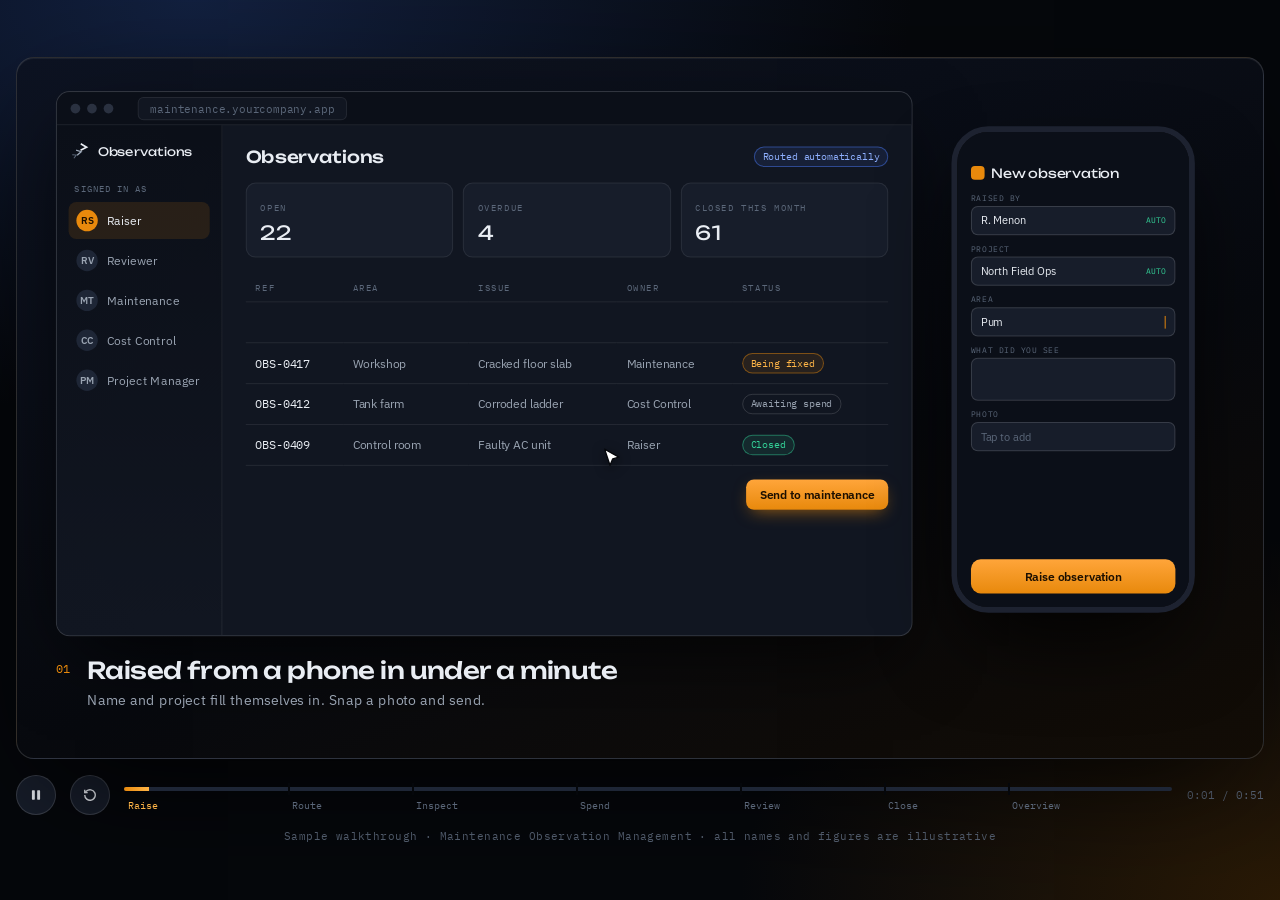
<file: demos/moms.html>
<!doctype html>
<html lang="en"><head><meta charset="utf-8"><meta name="viewport" content="width=device-width,initial-scale=1">
<title>Maintenance Demo</title>
<link rel="preconnect" href="https://fonts.googleapis.com">
<link href="https://fonts.googleapis.com/css2?family=Unbounded:wght@500;700&family=IBM+Plex+Sans:wght@400;500;600&family=IBM+Plex+Mono:wght@400;500&display=swap" rel="stylesheet">
<link rel="stylesheet" href="demo.css?v=3"></head><body>
<script src="demo.js?v=3"></script>
<script>
var view=D.view,role=D.role,add=D.add,rem=D.rem,move=D.move,click=D.click,type=D.type,count=D.count,html=D.html,style=D.style,step=D.step,chip=D.chip,aed=D.aed,num=D.num,stage={querySelectorAll:function(s){return document.getElementById('stage').querySelectorAll(s)}};

D.scene('Raised from a phone in under a minute','Name and project fill themselves in. Snap a photo and send.',8,[
 [0,0,view('vList')],[0,0,step(1)],[0,0,role('Raiser')],[.2,0,add('#phone')],
 [1,.8,type('#qA','Pump house 3')],[2,1.6,type('#qT','Valve leaking under pump 3, puddle forming')],
 [3.9,.7,move('#qP')],[4.7,0,click('#qP')],[4.8,0,html('#qP','<span style="color:var(--good)">valve.jpg attached</span>')],
 [5.4,.7,move('#qGo')],[6.2,0,click('#qGo')],[6.3,0,html('#qGo','Sent')],[6.8,0,rem('#phone')],[7,0,add('#oNew')],[7,0,html('#kOpen','23')],[7.4,0,add('#who')]]);
D.scene('It lands with the right reviewer','No inbox to watch. The reviewer sees it and passes it on in one click.',6,[
 [0,0,role('Reviewer')],[0,0,step(2)],[.6,.8,move('#btnAcc')],[1.6,0,click('#btnAcc')],[1.8,0,chip('#oSt','amber','With maintenance')]]);
D.scene('Inspected and priced on the spot','Maintenance checks the issue and puts a price on the fix.',8,[
 [0,0,view('vInsp')],[0,0,role('Maintenance')],[0,0,step(3)],[.6,0,add('#c1','ok')],[1.1,0,add('#c2','ok')],[1.6,0,add('#c3','ok')],
 [2.2,1.2,type('#eFix','Replace valve gasket')],[3.6,.8,type('#eCost','AED 1,800')],[4.8,.7,move('#btnEst')],[5.6,0,click('#btnEst')]]);
D.scene('Spend approved at the right level','Small fixes go straight through. Big ones go to budget. Nobody has to decide which.',8,[
 [0,0,view('vSpend')],[0,0,role('Cost Control')],[0,0,step(4)],[.4,0,add('#p1')],[.5,1.4,style('#p1','left',function(e){return 14.4*e+'%'})],
 [2,0,add('#s1')],[2.1,0,add('#s1','ok')],[3.4,0,add('#p2')],[4.2,0,add('#s2')],[4.3,0,add('#s2','no')]]);
D.scene('Fixed, then checked','The project manager accepts the work or sends it back. Nothing is closed half done.',7,[
 [0,0,view('vRev')],[0,0,role('Project Manager')],[0,0,step(5)],[1.8,.8,move('#btnOk')],[2.8,0,click('#btnOk')],[3,0,chip('#rvSt','good','Accepted')]]);
D.scene('Closed only when the raiser is satisfied','The person who spotted it has the final say.',6,[
 [0,0,role('Raiser')],[0,0,step(6)],[0,0,rem('#who')],[.2,0,add('#phone2')],[1,0,add('#notif')],[1.8,.9,move('#nOk')],[2.9,0,click('#nOk')],
 [3,0,html('#nOk','Closed')],[4.6,0,rem('#notif')],[4.9,0,rem('#phone2')],[5.4,0,add('#who')]]);
D.scene('Overdue work and repeat faults, visible live','Managers see what is stuck and where the same problem keeps coming back.',8,[
 [0,0,view('vDash')],[0,0,role('Project Manager')],[0,0,step(7)],
 [.4,1.6,count('#d1',22,num)],[.4,1.6,count('#d2',4,num)],[.4,1.6,count('#d3',12300,aed)],[.4,1.6,count('#d4',62,num)],
 [.8,1.6,style('.hb i','width',function(e,el){return el.dataset.w*e+'%'})],[3,.8,move('.hb div')]]);
D.init({"id": "moms", "name": "Maintenance Observation Management", "app": "Observations", "url": "maintenance.yourcompany.app", "roles": [["RS", "Raiser"], ["RV", "Reviewer"], ["MT", "Maintenance"], ["CC", "Cost Control"], ["PM", "Project Manager"]], "labels": [["Raise", "Raised from a phone"], ["Route", "Routed to reviewer"], ["Inspect", "Inspected and priced"], ["Spend", "Spend approved"], ["Review", "Fix reviewed"], ["Close", "Raiser confirms"], ["Overview", "Visible live"]], "views": "<style>\n.thr{position:relative;height:74px;margin:22px 6px 10px}\n.thr .ln{position:absolute;left:0;right:0;top:30px;height:10px;border-radius:6px;background:linear-gradient(90deg,rgba(52,211,153,.35) 0 40%,rgba(232,137,12,.35) 40% 100%)}\n.thr .mk{position:absolute;left:40%;top:14px;width:2px;height:42px;background:var(--t1)}\n.thr .mk span{position:absolute;top:-16px;left:50%;transform:translateX(-50%);white-space:nowrap;font-family:var(--fm);font-size:10px;color:var(--t2)}\n.thr .pin{position:absolute;top:22px;width:26px;height:26px;border-radius:50%;margin-left:-13px;border:3px solid var(--p1);opacity:0;transition:opacity .3s}\n.thr .pin.in{opacity:1}\n.thr .pin em{position:absolute;top:30px;left:50%;transform:translateX(-50%);white-space:nowrap;font-style:normal;font-family:var(--fm);font-size:10px;color:var(--t1)}\n.ph2{display:flex;gap:12px;margin-bottom:12px}.ph2 div{flex:1;height:120px;border-radius:10px;border:1px solid var(--line2);position:relative;overflow:hidden;background:linear-gradient(135deg,#3a4458,#1a2130)}\n.ph2 div::before{content:\"\";position:absolute;left:30%;top:28%;width:40%;height:44%;border-radius:50%;background:radial-gradient(circle,#5c6b85 0 30%,#2a3346 32% 60%,transparent 62%)}\n.ph2 div.bad::after{content:\"\";position:absolute;left:48%;top:60%;width:10px;height:26px;border-radius:0 0 6px 6px;background:linear-gradient(#4c7dff,transparent)}\n.ph2 small{position:absolute;left:8px;bottom:6px;font-family:var(--fm);font-size:9px;color:var(--t1);background:rgba(0,0,0,.5);padding:2px 6px;border-radius:4px}\n</style>\n<div class=\"view\" id=\"vList\">\n <div class=\"vh\"><h3>Observations</h3><span class=\"chip sig\">Routed automatically</span></div>\n <div class=\"kpis\"><div class=\"kpi\"><small>Open</small><div id=\"kOpen\">22</div></div><div class=\"kpi\"><small>Overdue</small><div>4</div></div><div class=\"kpi\"><small>Closed this month</small><div>61</div></div></div>\n <table><thead><tr><th>Ref</th><th>Area</th><th>Issue</th><th>Owner</th><th>Status</th></tr></thead><tbody>\n <tr class=\"new\" id=\"oNew\"><td>OBS-0418</td><td>Pump house 3</td><td>Leaking valve</td><td>Reviewer</td><td><span class=\"chip sig\" id=\"oSt\">New</span></td></tr>\n <tr><td>OBS-0417</td><td>Workshop</td><td>Cracked floor slab</td><td>Maintenance</td><td><span class=\"chip amber\">Being fixed</span></td></tr>\n <tr><td>OBS-0412</td><td>Tank farm</td><td>Corroded ladder</td><td>Cost Control</td><td><span class=\"chip\">Awaiting spend</span></td></tr>\n <tr><td>OBS-0409</td><td>Control room</td><td>Faulty AC unit</td><td>Raiser</td><td><span class=\"chip good\">Closed</span></td></tr>\n </tbody></table>\n <div style=\"display:flex;justify-content:flex-end;margin-top:14px\"><span class=\"btn\" id=\"btnAcc\">Send to maintenance</span></div></div>\n<div class=\"view\" id=\"vInsp\">\n <div class=\"vh\"><h3>OBS-0418 \u00b7 Inspection</h3><span class=\"chip amber\">Maintenance</span></div>\n <div class=\"fin\"><div class=\"card\"><h6>ON SITE CHECKS</h6><ul class=\"ck\">\n  <li id=\"c1\"><i></i>Leak source confirmed</li><li id=\"c2\"><i></i>Area made safe</li><li id=\"c3\"><i></i>Parts available in store</li></ul></div>\n <div class=\"card\"><h6>ESTIMATE</h6><div class=\"fld\"><label>Fix</label><div id=\"eFix\"></div></div><div class=\"fld\"><label>Cost</label><div id=\"eCost\"></div></div>\n  <div style=\"display:flex;justify-content:flex-end;margin-top:10px\"><span class=\"btn\" id=\"btnEst\">Submit estimate</span></div></div></div></div>\n<div class=\"view\" id=\"vSpend\">\n <div class=\"vh\"><h3>Spend approval</h3><span class=\"chip\">Threshold AED 5,000</span></div>\n <div class=\"card\"><h6>WHERE EACH FIX GOES</h6>\n  <div class=\"thr\"><div class=\"ln\"></div><div class=\"mk\"><span>AED 5,000 threshold</span></div>\n   <div class=\"pin\" id=\"p1\" style=\"left:0;background:var(--good)\"><em>OBS-0418 \u00b7 AED 1,800</em></div>\n   <div class=\"pin\" id=\"p2\" style=\"left:88%;background:var(--amber)\"><em>OBS-0402 \u00b7 AED 14,500</em></div></div>\n  <ul class=\"ck\" style=\"margin-top:26px\"><li class=\"hide\" id=\"s1\"><i></i>OBS-0418 under threshold, approved automatically<span class=\"chip good\">approved</span></li>\n  <li class=\"hide\" id=\"s2\"><i></i>OBS-0402 over threshold, routed to the budget team<span class=\"chip amber\">with budget</span></li></ul></div></div>\n<div class=\"view\" id=\"vRev\">\n <div class=\"vh\"><h3>OBS-0418 \u00b7 Review the fix</h3><span class=\"chip\" id=\"rvSt\">Submitted by maintenance</span></div>\n <div class=\"ph2\"><div class=\"bad\"><small>BEFORE</small></div><div><small>AFTER</small></div></div>\n <div class=\"txt\">Valve gasket replaced and pressure tested. No leak after 30 minutes.</div>\n <div style=\"display:flex;gap:10px;justify-content:flex-end\"><span class=\"btn ghost\">Send back for rework</span><span class=\"btn\" id=\"btnOk\">Accept</span></div></div>\n<div class=\"view\" id=\"vDash\">\n <div class=\"vh\"><h3>Maintenance, live</h3><span class=\"chip good\">Every step on record</span></div>\n <div class=\"dk\"><div class=\"kpi\"><small>Open</small><div id=\"d1\">0</div></div><div class=\"kpi\"><small>Overdue</small><div id=\"d2\" style=\"color:var(--amber2)\">0</div></div><div class=\"kpi\"><small>Awaiting spend</small><div id=\"d3\">AED 0</div></div><div class=\"kpi\"><small>Closed this month</small><div id=\"d4\">0</div></div></div>\n <div class=\"chart\" style=\"height:auto\"><h6 style=\"font-family:var(--fm);font-size:9.5px;color:var(--t3);letter-spacing:.1em;font-weight:400\">REPEAT FAULTS BY AREA \u00b7 AMBER = PATTERN TO FIX</h6>\n <div class=\"hb\"><div>Pump houses<span class=\"t\"><i class=\"r\" data-w=\"88\"></i></span><b>14</b></div><div>Workshop<span class=\"t\"><i data-w=\"44\"></i></span><b>7</b></div>\n <div>Tank farm<span class=\"t\"><i data-w=\"38\"></i></span><b>6</b></div><div>Control room<span class=\"t\"><i data-w=\"25\"></i></span><b>4</b></div><div>Camp<span class=\"t\"><i data-w=\"19\"></i></span><b>3</b></div></div></div></div>\n", "extra": "<div class=\"phone\" id=\"phone\"><div class=\"pscr\"><div class=\"ptop\"><span style=\"width:14px;height:14px;border-radius:4px;background:var(--amber)\"></span>New observation</div>\n<div class=\"pf\"><label>Raised by</label><div>R. Menon <span class=\"auto\">AUTO</span></div></div>\n<div class=\"pf\"><label>Project</label><div>North Field Ops <span class=\"auto\">AUTO</span></div></div>\n<div class=\"pf\"><label>Area</label><div id=\"qA\"></div></div>\n<div class=\"pf\"><label>What did you see</label><div id=\"qT\" style=\"min-height:44px;align-items:flex-start\"></div></div>\n<div class=\"pf\"><label>Photo</label><div id=\"qP\" style=\"color:var(--t3)\">Tap to add</div></div>\n<div class=\"pbtn\" id=\"qGo\">Raise observation</div></div></div>\n<div class=\"phone\" id=\"phone2\"><div class=\"scr\"><div class=\"tm\">16:20</div><div class=\"dt\">Tuesday 23 September</div>\n<div class=\"notif\" id=\"notif\"><div class=\"nh\"><i></i>MAINTENANCE \u00b7 now</div><b>Your observation is fixed</b><p>OBS-0418, leaking valve at pump house 3. Happy to close it?</p><span class=\"nbtn\" id=\"nOk\">Confirm closed</span></div></div></div>"});
</script></body></html>
</file>
<file: assets/site.css>
/* Solviqo v3, the Depth System applied. Tokens from design-system.html. */

:root{
  /* ink ramp */
  --ink-950:#05070C; --ink-900:#090C14; --ink-850:#0D111B; --ink-800:#121722;
  --ink-700:#1A2130; --ink-600:#252E40; --ink-500:#313B50;
  /* steel ramp */
  --steel-700:#2C3442; --steel-600:#3D4757; --steel-500:#5B6779; --steel-400:#7C8899;
  --steel-300:#9FAABA; --steel-200:#C3CCD9; --steel-100:#E2E8F0; --steel-50:#F2F5F9;
  /* amber, action */
  --amber-700:#8F4E06; --amber-600:#B8660A; --amber-500:#E8890C;
  --amber-400:#FFA733; --amber-300:#FFC06B; --amber-200:#FFD9A3;
  /* signal blue, data */
  --signal-700:#2E4FD1; --signal-600:#3B63F0; --signal-500:#4C7DFF;
  --signal-400:#7FA0FF; --signal-300:#A9C0FF;
  /* semantic */
  --ok-500:#34D399; --warn-500:#FBBF24; --bad-500:#F87171;
  /* text */
  --t1:#F2F5F9; --t2:#9FAABA; --t3:#5B6779;
  /* hairlines, light from top left */
  --line:rgba(226,232,240,.08);
  --line-2:rgba(226,232,240,.16);
  --edge-top:rgba(255,255,255,.10);
  /* elevation */
  --e1:0 1px 2px rgba(0,0,0,.45), inset 0 1px 0 var(--edge-top);
  --e2:0 4px 14px -3px rgba(0,0,0,.55), 0 1px 3px rgba(0,0,0,.4), inset 0 1px 0 var(--edge-top);
  --e3:0 14px 36px -10px rgba(0,0,0,.65), 0 3px 8px rgba(0,0,0,.4), inset 0 1px 0 var(--edge-top);
  --e4:0 32px 72px -20px rgba(0,0,0,.75), 0 6px 16px rgba(0,0,0,.45), inset 0 1px 0 var(--edge-top);
  /* gradients */
  --grad-sheen:linear-gradient(145deg, rgba(255,255,255,.13) 0%, rgba(255,255,255,.02) 38%, rgba(255,255,255,0) 60%);
  --grad-chrome:linear-gradient(145deg,#E2E8F0 0%,#9FAABA 38%,#5B6779 62%,#C3CCD9 100%);
  --grad-amber:linear-gradient(140deg,#FFC06B 0%,#E8890C 55%,#B8660A 100%);
  --grad-signal:linear-gradient(140deg,#A9C0FF 0%,#4C7DFF 55%,#2E4FD1 100%);
  --grad-panel:linear-gradient(168deg,#121722 0%,#0B0F18 100%);
  --grad-text:linear-gradient(120deg,#F2F5F9 0%,#C3CCD9 45%,#7C8899 100%);
  /* type */
  --f-display:"Unbounded",-apple-system,"Helvetica Neue",Arial,sans-serif;
  --f-body:"IBM Plex Sans",-apple-system,"Helvetica Neue",Arial,sans-serif;
  --f-mono:"IBM Plex Mono","SFMono-Regular",Consolas,monospace;
  --r-sm:8px; --r-md:14px; --r-lg:22px; --r-full:999px;
  --ease:cubic-bezier(.22,.61,.36,1);
  --ease-out:cubic-bezier(.16,1,.3,1);
  --spring:cubic-bezier(.34,1.56,.64,1);
  --maxw:1240px;
  --header-fade:rgba(5,7,12,.88); --header-fade2:rgba(5,7,12,.5);
  --overlay-bg:rgba(5,7,12,.97); --glass:rgba(226,232,240,.05);
  --grain-op:.30; --grain-blend:overlay;
}

/* ============ light theme ============ */
html[data-theme="light"]{
  --ink-950:#EEF2F7; --ink-900:#FFFFFF; --ink-850:#FFFFFF; --ink-800:#FFFFFF;
  --ink-700:#E6EBF2; --ink-600:#D8E0EA; --ink-500:#C7D1DE;
  --t1:#0B0F18; --t2:#49566B; --t3:#7C8899;
  --line:rgba(11,15,24,.10); --line-2:rgba(11,15,24,.18); --edge-top:rgba(255,255,255,.95);
  --e1:0 1px 2px rgba(19,28,45,.10), inset 0 1px 0 var(--edge-top);
  --e2:0 4px 14px -3px rgba(19,28,45,.14), 0 1px 3px rgba(19,28,45,.08), inset 0 1px 0 var(--edge-top);
  --e3:0 14px 36px -10px rgba(19,28,45,.18), 0 3px 8px rgba(19,28,45,.08), inset 0 1px 0 var(--edge-top);
  --e4:0 32px 72px -20px rgba(19,28,45,.24), 0 6px 16px rgba(19,28,45,.10), inset 0 1px 0 var(--edge-top);
  --grad-sheen:linear-gradient(145deg, rgba(255,255,255,.95) 0%, rgba(255,255,255,.35) 38%, rgba(255,255,255,0) 62%);
  --grad-panel:linear-gradient(168deg,#FFFFFF 0%,#F6F9FC 100%);
  --grad-text:linear-gradient(120deg,#0B0F18 0%,#31415A 48%,#5B6779 100%);
  --amber-400:#B8660A; --amber-300:#8F4E06;
  --signal-400:#3B63F0; --signal-300:#2E4FD1;
  --header-fade:rgba(238,242,247,.92); --header-fade2:rgba(238,242,247,.55);
  --overlay-bg:rgba(238,242,247,.98); --glass:rgba(11,15,24,.04);
  --grain-op:.10; --grain-blend:multiply;
}
html[data-theme="light"] .mesh{opacity:.55}
html[data-theme="light"] .btn-primary{color:#231200}
html[data-theme="light"] .badge.amber{background:rgba(232,137,12,.14);border-color:rgba(184,102,10,.4)}
html[data-theme="light"] .badge.signal{background:rgba(76,125,255,.12);border-color:rgba(46,79,209,.4)}
html[data-theme="light"] .cover,html[data-theme="light"] .cover-wide{background:#0D111B}

/* theme toggle */
.theme-btn{width:46px;height:46px;border-radius:50%;display:grid;place-items:center;cursor:pointer;
  background:var(--glass);border:1px solid var(--line-2);box-shadow:var(--e1);color:var(--t1);
  transition:border-color .25s var(--ease),transform .25s var(--spring)}
.theme-btn:hover{border-color:var(--steel-400);transform:scale(1.05)}
.theme-btn svg{width:18px;height:18px}
.theme-btn .moon{display:none}
html[data-theme="light"] .theme-btn .moon{display:block}
html[data-theme="light"] .theme-btn .sun{display:none}

*,*::before,*::after{box-sizing:border-box}
html,body{overflow-x:hidden;overflow-x:clip}
html{scroll-behavior:smooth}
body{margin:0;font-family:var(--f-body);color:var(--t1);font-size:17px;line-height:1.65;
  background:var(--ink-950);-webkit-font-smoothing:antialiased;
  transition:background .45s var(--ease),color .45s var(--ease)}
::selection{background:var(--amber-500);color:#1A0F02}
img{max-width:100%;display:block}
a{color:inherit;text-decoration:none}
h1,h2,h3,h4{margin:0;font-family:var(--f-display);font-weight:700;letter-spacing:-.025em;line-height:1.05;text-wrap:balance}
p{margin:0}
ul{margin:0;padding:0;list-style:none}
button{font-family:inherit;color:inherit}
:focus-visible{outline:2px solid var(--signal-500);outline-offset:3px;border-radius:6px}

.skip{position:absolute;left:-9999px;top:0;z-index:300;background:var(--grad-amber);color:#1A0F02;padding:12px 20px;border-radius:10px;font-weight:600}
.skip:focus{left:16px;top:16px}

/* ============ environment ============ */
.mesh{position:fixed;inset:0;z-index:0;pointer-events:none;
  background:
    radial-gradient(ellipse 70% 50% at 12% 0%, rgba(76,125,255,.15), transparent 60%),
    radial-gradient(ellipse 60% 45% at 88% 10%, rgba(232,137,12,.10), transparent 60%),
    radial-gradient(ellipse 90% 60% at 50% 100%, rgba(37,46,64,.45), transparent 70%);
  animation:meshDrift 52s var(--ease) -14s infinite alternate}
@keyframes meshDrift{from{transform:translate3d(-1.5%,0,0) scale(1)}to{transform:translate3d(1.5%,1%,0) scale(1.07)}}
.grain{position:fixed;inset:-50%;z-index:1;pointer-events:none;opacity:var(--grain-op,.30);mix-blend-mode:var(--grain-blend,overlay);
  background-image:url("data:image/svg+xml,%3Csvg xmlns='http://www.w3.org/2000/svg' width='200' height='200'%3E%3Cfilter id='n'%3E%3CfeTurbulence type='fractalNoise' baseFrequency='.85' numOctaves='4' stitchTiles='stitch'/%3E%3C/filter%3E%3Crect width='200' height='200' filter='url(%23n)'/%3E%3C/svg%3E");
  animation:grainShift 8s steps(6) infinite}
@keyframes grainShift{0%{transform:translate(0,0)}20%{transform:translate(-3%,2%)}40%{transform:translate(2%,-3%)}
  60%{transform:translate(-2%,-2%)}80%{transform:translate(3%,1%)}100%{transform:translate(0,0)}}

.wrap{position:relative;z-index:2;max-width:var(--maxw);margin:0 auto;padding:0 40px}
@media(max-width:760px){.wrap{padding:0 20px}}

/* ============ header ============ */
.site-header{position:fixed;top:0;left:0;right:0;z-index:80;
  background:linear-gradient(var(--header-fade),var(--header-fade2) 60%,transparent);
  backdrop-filter:blur(10px);-webkit-backdrop-filter:blur(10px)}
.nav-row{display:flex;align-items:center;justify-content:space-between;height:86px;gap:20px;
  position:relative;z-index:2;max-width:var(--maxw);margin:0 auto;padding:0 40px}
@media(max-width:760px){.nav-row{padding:0 20px;height:74px}}
.brand{display:flex;align-items:center;gap:11px;flex:none}
.brand svg{width:30px;height:30px;overflow:visible;filter:drop-shadow(0 4px 12px rgba(0,0,0,.6))}
.brand span{font-family:var(--f-display);font-weight:700;font-size:17px}
.nav-right{display:flex;align-items:center;gap:12px}
.nav-toggle{display:flex;flex-direction:column;align-items:center;justify-content:center;gap:5px;
  background:var(--glass);border:1px solid var(--line-2);width:46px;height:46px;border-radius:50%;
  cursor:pointer;box-shadow:var(--e1);transition:border-color .25s var(--ease),transform .25s var(--spring)}
.nav-toggle:hover{border-color:var(--steel-400);transform:scale(1.05)}
.nav-toggle .ln{width:17px;height:1.5px;background:var(--t1);display:block;transition:transform .3s var(--ease)}
.nav-open .nav-toggle .ln:first-child{transform:translateY(3.25px) rotate(45deg)}
.nav-open .nav-toggle .ln:last-child{transform:translateY(-3.25px) rotate(-45deg)}

.nav-overlay{position:fixed;inset:0;z-index:70;background:var(--overlay-bg);
  display:flex;flex-direction:column;justify-content:center;overflow-y:auto;padding:110px 0 44px;
  opacity:0;visibility:hidden;transition:opacity .4s var(--ease)}
.nav-open .nav-overlay{opacity:1;visibility:visible}
.nav-list{display:flex;flex-direction:column}
.nav-list a{font-family:var(--f-display);font-weight:600;font-size:clamp(30px,6.4vw,58px);letter-spacing:-.03em;
  color:var(--t2);padding:12px 0;display:flex;align-items:baseline;gap:22px;border-bottom:1px solid var(--line);
  opacity:0;transform:translateY(16px);transition:color .25s var(--ease),padding-left .3s var(--ease)}
.nav-open .nav-list a{opacity:1;transform:none;transition:opacity .5s var(--ease),transform .5s var(--ease),color .25s var(--ease),padding-left .3s var(--ease)}
.nav-list a:nth-child(1){transition-delay:.06s}.nav-list a:nth-child(2){transition-delay:.1s}
.nav-list a:nth-child(3){transition-delay:.14s}.nav-list a:nth-child(4){transition-delay:.18s}
.nav-list a:nth-child(5){transition-delay:.22s}.nav-list a:nth-child(6){transition-delay:.26s}
.nav-list a .idx{font-family:var(--f-mono);font-size:12px;color:var(--t3);font-weight:400}
.nav-list a:hover{color:var(--t1);padding-left:16px}
.nav-list a.active{background:var(--grad-text);-webkit-background-clip:text;background-clip:text;color:transparent}
.nav-list a.active .idx{color:var(--amber-500)}
.nav-foot{display:flex;justify-content:space-between;align-items:center;flex-wrap:wrap;gap:16px;
  margin-top:40px;padding-top:24px;border-top:1px solid var(--line);
  opacity:0;transform:translateY(12px);transition:opacity .5s var(--ease) .3s,transform .5s var(--ease) .3s}
.nav-open .nav-foot{opacity:1;transform:none}
.nav-foot a,.nav-foot span{font-family:var(--f-mono);font-size:12.5px;color:var(--t2)}
body.nav-open{overflow:hidden}

/* ============ buttons ============ */
.btn{display:inline-flex;align-items:center;justify-content:center;gap:9px;font-family:var(--f-body);
  font-weight:600;font-size:14.5px;padding:13px 26px;border-radius:var(--r-full);border:1px solid transparent;
  cursor:pointer;position:relative;overflow:hidden;white-space:nowrap;
  transition:transform .2s var(--spring),box-shadow .3s var(--ease),border-color .3s var(--ease)}
.btn-primary{background:var(--grad-amber);color:#1A0F02;
  box-shadow:0 8px 22px -6px rgba(232,137,12,.5), inset 0 1px 0 rgba(255,255,255,.34)}
.btn-primary:hover{transform:translateY(-2px);box-shadow:0 14px 32px -8px rgba(232,137,12,.66), inset 0 1px 0 rgba(255,255,255,.4)}
.btn-ghost{background:var(--glass);border-color:var(--line-2);color:var(--t1);
  backdrop-filter:blur(8px);box-shadow:var(--e1)}
.btn-ghost:hover{transform:translateY(-2px);border-color:var(--steel-400);box-shadow:var(--e2)}
.btn-lg{padding:16px 32px;font-size:16px}
.btn-sm{padding:9px 18px;font-size:13px}
.btn .shine{position:absolute;top:0;left:-60%;width:40%;height:100%;pointer-events:none;
  background:linear-gradient(105deg,transparent,rgba(255,255,255,.4),transparent);transform:skewX(-18deg)}
.btn:hover .shine{animation:shine .85s var(--ease) 1}
@keyframes shine{to{left:130%}}
@media(pointer:coarse){.btn{min-height:44px}}

/* ============ type helpers ============ */
.kick{font-family:var(--f-mono);font-size:12px;letter-spacing:.2em;text-transform:uppercase;color:var(--t3);
  display:flex;align-items:center;gap:10px}
.kick b{color:var(--amber-500);font-weight:400}
.kick::after{content:"";flex:1;height:1px;background:linear-gradient(90deg,var(--line-2),transparent);max-width:180px}
.chrome-text{background:var(--grad-text);-webkit-background-clip:text;background-clip:text;color:transparent}

/* ============ sections ============ */
.sec{padding:96px 0;position:relative;z-index:2}
.sec.tight{padding:76px 0}
.sec-h{max-width:680px;margin-bottom:52px}
.sec-h h2{font-size:clamp(28px,3.2vw,42px);margin:20px 0 20px}
.sec-h p{color:var(--t2);font-size:17.5px;max-width:58ch}

.grid2{display:grid;grid-template-columns:1fr 1fr;gap:20px}
.grid3{display:grid;grid-template-columns:repeat(3,1fr);gap:20px}
.grid4{display:grid;grid-template-columns:repeat(4,1fr);gap:18px}
@media(max-width:940px){.grid3,.grid4{grid-template-columns:repeat(2,1fr)}}
@media(max-width:620px){.grid2,.grid3,.grid4{grid-template-columns:1fr}}

/* ============ panels and cards ============ */
.panel{background:var(--grad-panel);border:1px solid var(--line);border-radius:var(--r-lg);
  box-shadow:var(--e3);position:relative;overflow:hidden}
.panel::before{content:"";position:absolute;inset:0;background:var(--grad-sheen);pointer-events:none;border-radius:inherit}
.pad{padding:34px}
@media(max-width:620px){.pad{padding:24px}}

.card{background:var(--grad-panel);border:1px solid var(--line);border-radius:var(--r-md);
  box-shadow:var(--e2);position:relative;overflow:hidden;padding:28px;
  display:flex;flex-direction:column;gap:14px;
  transition:transform .3s var(--ease),box-shadow .35s var(--ease),border-color .35s var(--ease)}
.card::before{content:"";position:absolute;inset:0;background:var(--grad-sheen);pointer-events:none;border-radius:inherit}
.card > *{position:relative;z-index:1}
.card:hover{box-shadow:var(--e3);border-color:var(--line-2)}
.card .glare{position:absolute;inset:0;z-index:2;pointer-events:none;opacity:0;border-radius:inherit;
  transition:opacity .35s var(--ease);
  background:radial-gradient(circle at var(--gx,50%) var(--gy,50%), rgba(255,255,255,.14), transparent 55%)}
.card h3{font-size:19px}
.card p{font-size:16px;line-height:1.6;color:var(--t2)}
.card .num{font-family:var(--f-mono);font-size:12px;color:var(--t3);letter-spacing:.1em}
.card-icon{width:46px;height:46px;border-radius:12px;display:grid;place-items:center;flex:none;
  background:var(--ink-700);box-shadow:var(--e1)}
.card-icon svg{width:22px;height:22px;color:var(--amber-400)}
.card-link{margin-top:auto;display:inline-flex;align-items:center;gap:7px;font-size:13.5px;font-weight:600;color:var(--amber-400)}
.card-link svg{width:14px;height:14px;transition:transform .25s var(--ease)}
.card:hover .card-link svg{transform:translateX(4px)}

/* ============ badges ============ */
.badge{display:inline-flex;align-items:center;gap:7px;font-family:var(--f-mono);font-size:10.5px;
  letter-spacing:.09em;text-transform:uppercase;padding:6px 13px;border-radius:var(--r-full);
  border:1px solid var(--line-2);background:var(--glass);box-shadow:var(--e1);color:var(--t2);width:max-content}
.badge.amber{border-color:rgba(232,137,12,.35);background:rgba(232,137,12,.12);color:var(--amber-300)}
.badge.signal{border-color:rgba(76,125,255,.35);background:rgba(76,125,255,.12);color:var(--signal-300)}
.badge .dot{width:6px;height:6px;border-radius:50%;background:currentColor;box-shadow:0 0 8px currentColor}

/* ============ hero ============ */
.hero{padding:170px 0 100px;position:relative;z-index:2}
.hero-grid{display:grid;grid-template-columns:1.35fr .65fr;gap:60px;align-items:center}
.hero h1{font-size:clamp(38px,4.8vw,68px);margin-top:24px}
.hero .lede{font-size:19px;color:var(--t2);margin-top:26px;max-width:52ch}
.hero-cta{display:flex;gap:14px;margin-top:38px;flex-wrap:wrap}
.hero-art{position:relative;display:grid;place-items:center;min-height:360px}
.hero-art .halo{position:absolute;width:min(460px,90%);aspect-ratio:1;border-radius:50%;
  background:radial-gradient(circle,rgba(76,125,255,.20),transparent 62%);filter:blur(8px)}
.hero-art .ring{position:absolute;border:1px solid var(--line-2);border-radius:50%;opacity:.55}
.hero-art .ring.r1{width:min(300px,70%);aspect-ratio:1;animation:spin 46s linear infinite}
.hero-art .ring.r2{width:min(420px,96%);aspect-ratio:1;animation:spin 72s linear reverse infinite}
.hero-art .ring i{position:absolute;top:-3px;left:50%;width:6px;height:6px;border-radius:50%;
  background:var(--amber-500);box-shadow:0 0 14px var(--amber-500)}
.hero-art .ring.r2 i{background:var(--signal-500);box-shadow:0 0 14px var(--signal-500)}
@keyframes spin{to{transform:rotate(360deg)}}
.hero-mark{width:min(230px,52%);height:auto;overflow:visible;position:relative;z-index:2;
  filter:drop-shadow(0 22px 48px rgba(0,0,0,.75)) drop-shadow(0 0 40px rgba(191,212,245,.18))}
@media(max-width:940px){
  .hero{padding:140px 0 80px}
  .hero-grid{grid-template-columns:1fr;gap:40px}
  .hero-art{min-height:250px;order:-1}
  .hero-mark{width:170px}
}

/* ============ stat band ============ */
.stats{display:grid;grid-template-columns:repeat(3,1fr);gap:0;border-radius:var(--r-lg);overflow:hidden;
  background:var(--grad-panel);border:1px solid var(--line);box-shadow:var(--e3);position:relative}
.stats::before{content:"";position:absolute;inset:0;background:var(--grad-sheen);pointer-events:none}
.stat{padding:38px 30px;border-right:1px solid var(--line);position:relative;z-index:1}
.stat:last-child{border-right:none}
.stat .v{font-family:var(--f-display);font-weight:800;font-size:clamp(26px,2.6vw,34px);letter-spacing:-.03em;
  font-variant-numeric:tabular-nums;background:var(--grad-text);-webkit-background-clip:text;background-clip:text;color:transparent}
.stat .l{font-size:15.5px;color:var(--t2);margin-top:12px}
@media(max-width:760px){.stats{grid-template-columns:1fr}.stat{border-right:none;border-bottom:1px solid var(--line)}.stat:last-child{border-bottom:none}}

/* ============ cover art ============ */
.cover{position:relative;border-radius:var(--r-md) var(--r-md) 0 0;overflow:hidden;background:var(--ink-850)}
.cover canvas{display:block;width:100%;height:auto;aspect-ratio:16/9}
.cover::after{content:"";position:absolute;inset:0;box-shadow:inset 0 -60px 60px -40px rgba(9,12,20,.95);pointer-events:none}
.card.has-cover{padding:0}
.card.has-cover .card-body{padding:26px;display:flex;flex-direction:column;gap:13px;flex:1}
.cover-wide{border-radius:var(--r-lg);overflow:hidden;box-shadow:var(--e3);border:1px solid var(--line);margin-bottom:40px;position:relative}
.cover-wide canvas{display:block;width:100%;height:auto;aspect-ratio:21/9}

/* ============ marquee ============ */
.marq{overflow:hidden;position:relative;padding:22px 0;border-top:1px solid var(--line);border-bottom:1px solid var(--line);
  mask-image:linear-gradient(90deg,transparent,#000 10%,#000 90%,transparent)}
.marq-track{display:flex;gap:34px;width:max-content;animation:marq 34s linear infinite}
.marq-track span{font-family:var(--f-mono);font-size:11.5px;color:var(--t3);letter-spacing:.16em;
  text-transform:uppercase;white-space:nowrap;display:flex;align-items:center;gap:34px}
.marq-track span::after{content:"";width:5px;height:5px;border-radius:50%;background:var(--steel-600)}
@keyframes marq{to{transform:translateX(-50%)}}

/* ============ steps ============ */
.steps{position:relative;padding-left:58px}
.steps .spine{position:absolute;left:16px;top:8px;bottom:8px;width:2px;background:var(--line-2);border-radius:2px;overflow:hidden}
.steps .spine i{display:block;width:100%;height:100%;background:linear-gradient(var(--amber-500),var(--signal-500));
  transform:scaleY(var(--sp,0));transform-origin:top;transition:transform .2s linear}
.step{position:relative;padding-bottom:48px}
.step:last-child{padding-bottom:0}
.step::before{content:"";position:absolute;left:-50px;top:8px;width:12px;height:12px;border-radius:3px;
  background:var(--ink-800);border:1.5px solid var(--steel-600);transform:rotate(45deg);
  box-shadow:var(--e1);transition:background .4s var(--ease),border-color .4s var(--ease),box-shadow .4s var(--ease)}
.step.lit::before{background:var(--grad-amber);border-color:var(--amber-400);box-shadow:0 0 16px rgba(232,137,12,.6)}
.step .t{font-family:var(--f-mono);font-size:11px;color:var(--t3);letter-spacing:.14em;text-transform:uppercase;display:block;margin-bottom:9px}
.step h3{font-size:clamp(19px,1.8vw,23px)}
.step p{color:var(--t2);margin-top:11px;font-size:15.5px;max-width:56ch}
@media(max-width:620px){.steps{padding-left:42px}.step::before{left:-36px}}

/* ============ offers, numbered rows ============ */
.row{display:grid;grid-template-columns:76px 1fr 250px;gap:30px;align-items:start;padding:42px 0;
  border-bottom:1px solid var(--line);position:relative;transition:padding-left .4s var(--ease)}
.row:first-of-type{border-top:1px solid var(--line)}
.row:hover{padding-left:12px}
.row .idx{font-family:var(--f-mono);font-size:12px;color:var(--amber-500);padding-top:.7em}
.row h3{font-size:clamp(22px,2.4vw,30px)}
.row p{color:var(--t2);margin-top:12px;font-size:16.5px;max-width:52ch}
.row .meta{padding-top:.9em;display:flex;flex-direction:column;gap:9px;align-items:flex-start}
@media(max-width:860px){.row{grid-template-columns:46px 1fr}.row .meta{grid-column:2}}

/* ============ list ============ */
.ticks{display:flex;flex-direction:column;gap:12px}
.ticks li{display:flex;gap:14px;font-size:16.5px;color:var(--t2);line-height:1.6}
.ticks li::before{content:"";width:8px;height:8px;border-radius:2px;flex:none;margin-top:9px;
  background:var(--grad-amber);box-shadow:0 0 10px rgba(232,137,12,.5)}
.ticks.signal li::before{background:var(--grad-signal);box-shadow:0 0 10px rgba(76,125,255,.5)}

/* ============ blog + case ============ */
.post-meta{display:flex;align-items:center;gap:12px;flex-wrap:wrap}
.post-date{font-family:var(--f-mono);font-size:11.5px;color:var(--t3)}
.back-link{display:inline-flex;align-items:center;gap:8px;font-size:13.5px;color:var(--t2);margin-bottom:30px;
  transition:color .25s var(--ease),gap .25s var(--ease)}
.back-link:hover{color:var(--t1);gap:12px}
.post-head{max-width:820px;margin-bottom:38px}
.post-head h1{font-size:clamp(30px,3.8vw,48px);margin-top:20px}
.post-byline{font-family:var(--f-mono);font-size:12px;color:var(--t3);margin-top:18px}
.post-body{max-width:740px;display:flex;flex-direction:column;gap:22px}
.post-body h3{font-size:clamp(20px,2vw,25px);margin-top:14px}
.post-body p{font-size:17.5px;color:var(--t2);line-height:1.78}
.post-list{display:flex;flex-direction:column;gap:12px}
.post-list li{font-size:16.5px;color:var(--t2);padding-left:24px;position:relative;line-height:1.65}
.post-list li::before{content:"";position:absolute;left:0;top:11px;width:8px;height:8px;border-radius:2px;
  background:var(--grad-amber);box-shadow:0 0 10px rgba(232,137,12,.5)}
.post-body blockquote{margin:0;padding:26px 30px;border-radius:var(--r-md);position:relative;overflow:hidden;
  background:var(--grad-panel);border:1px solid var(--line);border-left:2px solid var(--amber-500);
  box-shadow:var(--e2);font-size:18px;color:var(--t1);line-height:1.6}
.post-cta{max-width:740px;margin-top:52px;align-items:flex-start;gap:12px}
.related{max-width:820px;margin-top:64px}
.case-stats{display:flex;gap:26px;flex-wrap:wrap;padding-top:4px}
.case-stats .v{font-family:var(--f-display);font-weight:700;font-size:21px;letter-spacing:-.02em}
.case-stats .l{font-size:12px;color:var(--t3);margin-top:3px}

/* ============ form ============ */
.field label{display:block;font-family:var(--f-mono);font-size:11px;letter-spacing:.14em;text-transform:uppercase;
  color:var(--t3);margin-bottom:9px}
.field input,.field textarea{width:100%;background:var(--ink-850);border:1px solid var(--line-2);border-radius:var(--r-sm);
  padding:14px 16px;color:var(--t1);font-family:var(--f-body);font-size:15.5px;resize:vertical;
  box-shadow:inset 0 1px 3px rgba(0,0,0,.45);transition:border-color .25s var(--ease),box-shadow .25s var(--ease)}
.field input:hover,.field textarea:hover{border-color:var(--steel-500)}
.field input:focus,.field textarea:focus{outline:none;border-color:var(--signal-500);
  box-shadow:inset 0 1px 3px rgba(0,0,0,.45), 0 0 0 3px rgba(76,125,255,.18)}
.form{display:flex;flex-direction:column;gap:18px}
.form-note{font-size:13px;color:var(--t3)}
.form-ok{display:none;border:1px solid rgba(232,137,12,.4);background:rgba(232,137,12,.1);border-radius:var(--r-md);
  padding:18px 22px;font-size:15.5px;box-shadow:var(--e1)}
.form-ok.on{display:block}

/* ============ footer ============ */
.site-footer{border-top:1px solid var(--line);padding:70px 0 44px;position:relative;z-index:2;margin-top:40px}
.foot-top{display:grid;grid-template-columns:1.4fr repeat(3,1fr);gap:40px;padding-bottom:52px}
.foot-brand p{color:var(--t2);font-size:14.5px;max-width:34ch;margin-top:14px}
.foot-col h4{font-family:var(--f-mono);font-size:11px;letter-spacing:.14em;text-transform:uppercase;
  color:var(--t3);margin-bottom:18px;font-weight:400}
.foot-col ul{display:flex;flex-direction:column;gap:12px}
.foot-col a{font-size:14.5px;color:var(--t2);transition:color .25s var(--ease)}
.foot-col a:hover{color:var(--t1)}
.foot-bottom{padding-top:26px;border-top:1px solid var(--line);display:flex;justify-content:space-between;
  gap:18px;flex-wrap:wrap}
.foot-bottom p{font-family:var(--f-mono);font-size:11px;color:var(--t3);letter-spacing:.06em}
@media(max-width:880px){.foot-top{grid-template-columns:1fr 1fr}}
@media(max-width:540px){.foot-top{grid-template-columns:1fr}}

/* detail pages have no hero, so clear the fixed header */
body.detail-mode #postDetail,body.detail-mode #caseDetail{padding-top:76px}
@media(max-width:760px){body.detail-mode #postDetail,body.detail-mode #caseDetail{padding-top:48px}}

/* ============ reveal ============ */
.rev{opacity:0;transform:translateY(26px);transition:opacity .8s var(--ease-out),transform .8s var(--ease-out)}
.rev.in{opacity:1;transform:none}
.stag > *{opacity:0;transform:translateY(22px);transition:opacity .7s var(--ease-out),transform .7s var(--ease-out)}
.stag.in > *{opacity:1;transform:none}
.stag.in > *:nth-child(1){transition-delay:.04s}
.stag.in > *:nth-child(2){transition-delay:.12s}
.stag.in > *:nth-child(3){transition-delay:.2s}
.stag.in > *:nth-child(4){transition-delay:.28s}
.stag.in > *:nth-child(5){transition-delay:.36s}
.stag.in > *:nth-child(6){transition-delay:.44s}
.stag.done > *{transition-delay:0s!important}

/* ============ reduced motion ============ */
@media (prefers-reduced-motion:reduce){
  html{scroll-behavior:auto}
  *,*::before,*::after{animation:none!important;transition:none!important;transition-delay:0s!important}
  .rev,.stag > *{opacity:1;transform:none}
  .steps .spine i{transform:scaleY(1)}
  .step::before{background:var(--grad-amber);border-color:var(--amber-400)}
}
body.paused *,body.paused *::before,body.paused *::after{animation-play-state:paused!important}

/* the mark inverts for light, or its brightest chevron disappears */
html[data-theme="light"] .brand svg g:nth-of-type(1) polyline,
html[data-theme="light"] .hero-mark g:nth-of-type(1) polyline{stroke:#A7B2C2}
html[data-theme="light"] .brand svg g:nth-of-type(2) polyline,
html[data-theme="light"] .hero-mark g:nth-of-type(2) polyline{stroke:#5B6779}
html[data-theme="light"] .brand svg g:nth-of-type(3) polyline,
html[data-theme="light"] .hero-mark g:nth-of-type(3) polyline{stroke:#0B0F18}
html[data-theme="light"] .hero-mark{filter:drop-shadow(0 18px 34px rgba(19,28,45,.22))}
html[data-theme="light"] .brand svg{filter:none}
html[data-theme="light"] .hero-art .halo{background:radial-gradient(circle,rgba(76,125,255,.14),transparent 62%)}

/* ============ custom cursor, fine pointers only ============ */
@media (pointer:fine){
  html.cur-on,html.cur-on *{cursor:none!important}
  .cur{position:fixed;top:0;left:0;z-index:250;pointer-events:none;will-change:transform}
  .cur-dot{position:absolute;width:6px;height:6px;margin:-3px 0 0 -3px;border-radius:50%;
    background:var(--amber-500);box-shadow:0 0 10px rgba(232,137,12,.9)}
  .cur-ring{position:absolute;width:34px;height:34px;margin:-17px 0 0 -17px;border-radius:50%;
    border:1px solid var(--line-2);background:var(--glass);backdrop-filter:blur(2px);
    transition:width .25s var(--spring),height .25s var(--spring),margin .25s var(--spring),
               border-color .25s var(--ease),background .25s var(--ease)}
  .cur.hot .cur-ring{width:56px;height:56px;margin:-28px 0 0 -28px;
    border-color:var(--amber-500);background:rgba(232,137,12,.10)}
  .cur.down .cur-ring{width:26px;height:26px;margin:-13px 0 0 -13px}
}
@media (pointer:coarse){.cur{display:none}}

/* ============ case study diagrams ============ */
.flow-wrap{margin:0 0 46px;padding:34px}
.flow-head{display:flex;justify-content:space-between;align-items:baseline;flex-wrap:wrap;gap:12px;margin-bottom:26px}
.flow-head h3{font-size:clamp(20px,2vw,24px)}
.flow-legend{display:flex;gap:16px;flex-wrap:wrap;font-family:var(--f-mono);font-size:11px;color:var(--t3);letter-spacing:.06em}
.flow-legend span{display:flex;align-items:center;gap:7px}
.flow-legend i{width:10px;height:10px;border-radius:3px;display:inline-block}
.flow{display:grid;grid-template-columns:repeat(4,1fr);gap:34px 30px;position:relative;z-index:1}
.flow-node{position:relative;background:var(--ink-800);border:1px solid var(--line-2);border-radius:var(--r-md);
  padding:18px 18px 16px;box-shadow:var(--e2);display:flex;flex-direction:column;gap:8px;
  animation:nodeIn .6s var(--ease-out) both;animation-delay:calc(var(--i) * 90ms)}
@keyframes nodeIn{from{opacity:0;transform:translateY(14px) scale(.97)}to{opacity:1;transform:none}}
.flow-node .n{font-family:var(--f-mono);font-size:11px;color:var(--t3);display:flex;justify-content:space-between;align-items:center}
.flow-node .n b{width:26px;height:26px;border-radius:50%;display:grid;place-items:center;font-weight:500;
  background:var(--ink-700);color:var(--t1);box-shadow:var(--e1)}
.flow-node h4{font-size:16px;letter-spacing:-.01em}
.flow-node p{font-size:14px;color:var(--t2);line-height:1.5}
.flow-node .who{margin-top:auto;font-family:var(--f-mono);font-size:10px;letter-spacing:.1em;text-transform:uppercase;
  color:var(--t2);padding:4px 9px;border:1px solid var(--line-2);border-radius:99px;width:max-content}
.flow-node.sys{border-color:rgba(76,125,255,.45);box-shadow:var(--e2),0 0 24px -8px rgba(76,125,255,.5)}
.flow-node.sys .n b{background:var(--grad-signal);color:#fff}
.flow-node.sys .who{color:var(--signal-300);border-color:rgba(76,125,255,.4)}
.flow-node.dec{border-color:rgba(232,137,12,.5);box-shadow:var(--e2),0 0 24px -8px rgba(232,137,12,.55)}
.flow-node.dec .n b{background:var(--grad-amber);color:#231200}
.flow-node .alt{font-size:12px;color:var(--amber-300);display:flex;gap:6px;align-items:flex-start;line-height:1.45}
.flow-node .alt::before{content:"\21B3";flex:none}
/* connectors */
.flow-node::after{content:"";position:absolute;top:50%;right:-31px;width:30px;height:2px;
  background:linear-gradient(90deg,var(--line-2),var(--amber-500),var(--line-2));background-size:200% 100%;
  animation:flowRun 2.4s linear infinite}
.flow-node:nth-child(4n)::after,.flow-node:last-child::after{display:none}
@keyframes flowRun{from{background-position:100% 0}to{background-position:-100% 0}}
.ba{display:grid;grid-template-columns:1fr 1fr;gap:18px;margin:0 0 46px}
.ba .panel{padding:28px}
.ba h4{font-family:var(--f-mono);font-size:11px;letter-spacing:.16em;text-transform:uppercase;margin-bottom:16px;font-weight:500}
.ba ul{display:flex;flex-direction:column;gap:12px}
.ba li{display:flex;gap:12px;font-size:16px;color:var(--t2);line-height:1.5}
.ba li::before{flex:none;width:20px;height:20px;border-radius:50%;display:grid;place-items:center;font-size:11px;margin-top:1px}
.ba .before h4{color:var(--bad-500)}
.ba .before li::before{content:"\2715";background:rgba(248,113,113,.14);color:var(--bad-500)}
.ba .after h4{color:var(--amber-400)}
.ba .after li::before{content:"\2713";background:rgba(232,137,12,.16);color:var(--amber-400)}
@media(max-width:940px){.flow{grid-template-columns:repeat(2,1fr)}
  .flow-node:nth-child(4n)::after{display:block}.flow-node:nth-child(2n)::after{display:none}}
@media(max-width:620px){
  .flow{grid-template-columns:1fr;gap:26px}.flow-wrap{padding:22px}
  .flow-node::after,.flow-node:nth-child(4n)::after,.flow-node:nth-child(2n)::after{display:block;top:auto;bottom:-25px;right:auto;left:30px;width:2px;height:24px;
    background:linear-gradient(180deg,var(--line-2),var(--amber-500),var(--line-2));background-size:100% 200%}
  .flow-node:last-child::after{display:none}
  .ba{grid-template-columns:1fr}}
.demo-wrap{margin:0 0 46px}
.demo-frame{display:block;width:100%;aspect-ratio:16/10;border:0;background:transparent}

/* ============ inline desktop nav ============ */
.nav-inline{display:none}
@media(min-width:1024px){
  .nav-inline{display:flex;align-items:center;gap:2px;padding:5px;border-radius:99px;background:var(--glass);
    border:1px solid var(--line-2);box-shadow:var(--e1);position:absolute;left:50%;transform:translateX(-50%)}
  .nav-inline a{position:relative;font-size:14px;font-weight:500;color:var(--t2);padding:9px 16px;border-radius:99px;
    transition:color .25s var(--ease),background .25s var(--ease)}
  .nav-inline a:hover{color:var(--t1);background:var(--line)}
  .nav-inline a.active{color:var(--t1);background:var(--ink-700);box-shadow:var(--e1)}
  .nav-inline a.active::after{content:"";position:absolute;left:50%;bottom:3px;width:4px;height:4px;margin-left:-2px;border-radius:50%;background:var(--amber-500)}
  .nav-toggle{display:none}
}

/* ============ service motion graphics ============ */
.svc-motion{padding:18px;overflow:hidden}
.svc-svg{display:block;width:100%;height:auto}
.svc-svg text{font-family:var(--f-mono);font-size:10px;letter-spacing:.06em;fill:var(--t3)}
.svc-svg .m-t1{font-family:var(--f-body);font-size:11.5px;font-weight:600;letter-spacing:0;fill:var(--t1)}
.svc-svg .m-kpi{font-family:var(--f-display);font-size:17px;letter-spacing:0;fill:var(--t1)}
.svc-svg .m-cap{font-size:9.5px;letter-spacing:.16em;fill:var(--amber-500)}
.svc-svg .m-btn-t{font-family:var(--f-body);font-size:11px;font-weight:600;letter-spacing:0;fill:#1c0f00}
.svc-svg .m-chip-t{font-size:8.5px;fill:var(--t1)}
.m-surf{fill:var(--ink-800);stroke:var(--line-2)}
.m-bar{fill:var(--ink-700)}
.m-dot{fill:var(--line-2)}
.m-line{fill:var(--line-2)}
.m-ink{fill:var(--t2)}
.m-card{fill:var(--ink-700);stroke:var(--line)}
.m-hot{fill:var(--ink-700);stroke:var(--amber-500);stroke-width:1.5;filter:drop-shadow(0 8px 16px rgba(0,0,0,.35))}
.m-sig{fill:var(--signal-500)}
.m-amb{fill:var(--amber-500)}
.m-good{fill:#34D399}
.m-btn{fill:var(--amber-500)}
.m-toast{fill:var(--ink-700);stroke:var(--line-2)}
.m-phone{fill:var(--ink-800);stroke:var(--line-2);stroke-width:3}
.m-cur{fill:#fff;stroke:#05070B;stroke-width:1.2}
.m-ring{fill:none;stroke:var(--amber-500);stroke-width:2}
.m-chip{fill:var(--line-2)}.m-chip-a{fill:rgba(76,125,255,.45)}.m-chip-g{fill:rgba(52,211,153,.45)}
.m-link{stroke:var(--line-2);stroke-width:1.5}
.m-pulse{fill:var(--amber-500);filter:drop-shadow(0 0 4px var(--amber-500))}
.m-node{fill:var(--ink-700);stroke:var(--amber-500);stroke-width:1.5}
.m-hub{fill:var(--ink-700);stroke:var(--line-2);filter:drop-shadow(0 10px 20px rgba(0,0,0,.35))}
.m-mk1{stroke:#5B6779}.m-mk2{stroke:#9FAABA}.m-mk3{stroke:var(--amber-500)}
.m-up{fill:#34D399}
.m-bar-s{fill:var(--signal-500)}.m-bar-a{fill:var(--amber-500)}
.m-lc{fill:none;stroke:var(--amber-500);stroke-width:3;stroke-linecap:round;stroke-linejoin:round;stroke-dasharray:100}

/* ============ live icons ============ */
.card-icon svg *{transform-box:view-box;transform-origin:12px 12px}
.i-min{animation:iSpin 6s linear infinite}
.i-hr{animation:iSpin 36s linear infinite}
@keyframes iSpin{to{transform:rotate(360deg)}}
.i-row{stroke-dasharray:10;stroke-dashoffset:10;animation:iDraw 3.2s var(--ease) infinite}
.i-row.d2{animation-delay:.5s}.i-row.d3{animation-delay:1s}
@keyframes iDraw{0%{stroke-dashoffset:10}35%,75%{stroke-dashoffset:0}100%{stroke-dashoffset:-10}}
.i-dot{animation:iType 1.3s ease-in-out infinite}
.i-dot.d2{animation-delay:.18s}.i-dot.d3{animation-delay:.36s}
@keyframes iType{0%,60%,100%{transform:translateY(0);opacity:.45}30%{transform:translateY(-2.2px);opacity:1}}
.card-icon{position:relative}
.card-icon::after{content:"";position:absolute;inset:-1px;border-radius:inherit;border:1px solid var(--amber-500);opacity:0;animation:iHalo 3.6s ease-out infinite}
.card:nth-child(2) .card-icon::after{animation-delay:1.2s}.card:nth-child(3) .card-icon::after{animation-delay:2.4s}
@keyframes iHalo{0%{opacity:.55;transform:scale(1)}60%,100%{opacity:0;transform:scale(1.35)}}
.card-link svg{animation:iNudge 2.4s var(--ease) infinite}
@keyframes iNudge{0%,60%,100%{transform:translateX(0)}30%{transform:translateX(4px)}}
.ticks li::before{animation:iGlow 2.8s ease-in-out infinite}
.ticks li:nth-child(2)::before{animation-delay:.35s}.ticks li:nth-child(3)::before{animation-delay:.7s}
.ticks li:nth-child(4)::before{animation-delay:1.05s}.ticks li:nth-child(5)::before{animation-delay:1.4s}
@keyframes iGlow{0%,100%{transform:scale(1);filter:brightness(1)}50%{transform:scale(1.35) rotate(45deg);filter:brightness(1.35)}}
.theme-btn svg{transition:transform .6s var(--spring)}
.theme-btn:hover svg{transform:rotate(40deg)}
.flow-legend i{animation:iGlow 2.8s ease-in-out infinite}
@media(prefers-reduced-motion:reduce){.i-min,.i-hr,.i-row,.i-dot,.card-icon::after,.card-link svg,.ticks li::before,.flow-legend i{animation:none!important}.i-row{stroke-dashoffset:0}}

/* ============ first-visit loader ============ */
.loader{display:none}
html.is-loading body{overflow:hidden}
html.is-loading .loader{display:grid;place-items:center;position:fixed;inset:0;z-index:9999;background:var(--ink-950);
  animation:ldFail .01s 3.2s forwards}
@keyframes ldFail{to{opacity:0;visibility:hidden}}
.ld-in{display:flex;flex-direction:column;align-items:center;transition:transform .7s var(--ease),opacity .45s var(--ease)}
.ld-mark{width:54px;height:54px;overflow:visible}
.ld-mark polyline{stroke-dasharray:130;stroke-dashoffset:130;animation:ldDraw .55s var(--ease) forwards}
.ld-c1{stroke:#5B6779}.ld-c2{stroke:#9FAABA;animation-delay:.12s!important}.ld-c3{stroke:var(--amber-500);animation-delay:.24s!important}
html[data-theme="light"] .ld-c1{stroke:#A7B2C2}html[data-theme="light"] .ld-c2{stroke:#5B6779}
@keyframes ldDraw{to{stroke-dashoffset:0}}
.ld-bar{width:132px;height:2px;margin-top:26px;border-radius:2px;background:var(--line-2);overflow:hidden}
.ld-bar i{display:block;height:100%;width:0;border-radius:2px;background:linear-gradient(90deg,var(--amber-500),var(--amber-300,#FFB547));
  box-shadow:0 0 12px var(--amber-500);animation:ldFill 1.1s cubic-bezier(.3,.7,.2,1) .15s forwards}
@keyframes ldFill{to{width:84%}}
html.ld-done .ld-bar i{animation:ldEnd .28s var(--ease) forwards}
@keyframes ldEnd{from{width:84%}to{width:100%}}
html.ld-out .loader{opacity:0;visibility:hidden;transition:opacity .55s var(--ease) .05s,visibility 0s .6s}
html.ld-out .ld-in{transform:scale(1.18);opacity:0}

/* ============ 2. hero dust ============ */
.hero-dust{position:absolute;inset:0;width:100%;height:100%;pointer-events:none;z-index:1}
.hero-mark{transition:filter .4s}

/* ============ 3. split headlines ============ */
.split .w{display:inline-block}
.split .w>span{display:inline-block;opacity:0;filter:blur(10px);transform:translateY(.32em);
  transition:opacity .75s var(--ease),filter .75s var(--ease),transform .75s var(--ease);transition-delay:calc(var(--i) * 45ms)}
.in .split .w>span,.split.in .w>span{opacity:1;filter:blur(0);transform:none}
@media(prefers-reduced-motion:reduce){.split .w>span{opacity:1;filter:none;transform:none;transition:none}}

/* ============ 4. estimator ============ */
#estimator{display:grid;grid-template-columns:1.15fr .85fr;gap:22px;align-items:start}
@media(max-width:900px){#estimator{grid-template-columns:1fr}}
.est-seg{display:grid;grid-template-columns:repeat(4,1fr);gap:8px;margin:16px 0 26px}
@media(max-width:560px){.est-seg{grid-template-columns:1fr 1fr}}
.est-seg button,.est-chips button{font:500 14.5px var(--f-body);color:var(--t2);background:var(--ink-800);border:1px solid var(--line-2);
  border-radius:12px;padding:12px 10px;cursor:pointer;transition:all .25s var(--ease)}
.est-seg button:hover,.est-chips button:hover{border-color:var(--steel-400);color:var(--t1)}
.est-seg button.on{background:rgba(232,137,12,.14);border-color:var(--amber-500);color:var(--t1);box-shadow:0 0 0 1px var(--amber-500) inset}
.est-chips{display:flex;flex-wrap:wrap;gap:8px;margin-top:16px}
.est-chips button{border-radius:99px;padding:9px 15px;font-size:14px}
.est-chips button.on{background:var(--amber-500);border-color:var(--amber-500);color:#1c0f00}
.est-chips button.on::before{content:"\2713  "}
.est-r{display:block;margin-top:18px}
.est-r span{display:flex;justify-content:space-between;font-size:15px;color:var(--t2);margin-bottom:10px}
.est-r b{font-family:var(--f-display);color:var(--t1)}
.est-r input{width:100%;accent-color:var(--amber-500)}
.est-r-card{position:sticky;top:110px}
.est-num{display:flex;align-items:baseline;gap:12px;margin:18px 0 6px;font-family:var(--f-display);font-weight:800;letter-spacing:-.03em}
.est-num span{font-size:clamp(46px,5vw,64px);line-height:1}
.est-num em{font-style:normal;font-family:var(--f-body);font-weight:500;font-size:17px;color:var(--t3)}
.est-num small{font-family:var(--f-body);font-weight:500;font-size:17px;color:var(--t2);letter-spacing:0}
.est-tl{display:flex;gap:4px;margin:18px 0 22px}
.est-tl span{display:flex;flex-direction:column;gap:7px;font-family:var(--f-mono);font-size:10.5px;letter-spacing:.08em;color:var(--t3);text-transform:uppercase}
.est-tl i{display:block;height:6px;border-radius:3px;background:var(--grad-amber,var(--amber-500));animation:estIn .6s var(--ease) both}
.est-tl span:nth-child(1) i{opacity:.55}.est-tl span:nth-child(2) i{opacity:.75}.est-tl span:nth-child(4) i{background:#34D399}
@keyframes estIn{from{transform:scaleX(0);transform-origin:left}}
.est-note{font-size:13px;color:var(--t3);margin-top:12px;text-align:center}

/* ============ 5. now building card ============ */
.nowcard{position:fixed;left:20px;bottom:20px;z-index:70;width:208px;border-radius:18px;overflow:hidden;
  background:var(--ink-850);border:1px solid var(--line-2);box-shadow:var(--e4);
  transform:translateY(24px) scale(.94);opacity:0;visibility:hidden;transition:transform .6s var(--spring),opacity .4s,visibility 0s .4s}
.nowcard.show{transform:none;opacity:1;visibility:visible;transition:transform .6s var(--spring),opacity .4s}
.nw-x{position:absolute;top:8px;right:8px;z-index:2;width:24px;height:24px;border-radius:50%;border:0;cursor:pointer;
  background:rgba(0,0,0,.35);color:#fff;font-size:15px;line-height:1;backdrop-filter:blur(6px)}
.nw-art{height:112px;background:radial-gradient(120% 90% at 20% 0%,rgba(76,125,255,.28),transparent 60%),radial-gradient(90% 90% at 100% 100%,rgba(232,137,12,.22),transparent 60%),var(--ink-900);
  border-bottom:1px solid var(--line)}
.nw-art svg{width:100%;height:100%;display:block}
.nw-body{padding:12px 14px 14px}
.nw-art,.nw-t,.nw-wk{transition:opacity .3s var(--ease),transform .3s var(--ease)}
.nowcard:not(.in) .nw-art,.nowcard:not(.in) .nw-t,.nowcard:not(.in) .nw-wk{opacity:0;transform:translateY(5px)}
.nw-k{display:flex;align-items:center;gap:7px;font:500 10px var(--f-mono);letter-spacing:.14em;text-transform:uppercase;color:var(--t3)}
.nw-k i{width:7px;height:7px;border-radius:50%;background:#34D399;animation:nbP 1.8s infinite}
@keyframes nbP{0%{box-shadow:0 0 0 0 rgba(52,211,153,.6)}70%,100%{box-shadow:0 0 0 8px rgba(52,211,153,0)}}
.nw-t{font-size:13.5px;line-height:1.4;font-weight:600;color:var(--t1);margin:7px 0 10px;min-height:38px}
.nw-wk{display:flex;flex-direction:column;gap:6px;font:500 10.5px var(--f-mono);color:var(--amber-400)}
.nw-bar{height:4px;border-radius:2px;background:var(--line-2);overflow:hidden}
.nw-bar i{display:block;height:100%;width:0;border-radius:2px;background:linear-gradient(90deg,var(--amber-500),#34D399);transition:width .8s var(--ease) .2s}
/* card art */
.nw-a{fill:var(--amber-500)}.nw-s{fill:var(--ink-700);stroke:var(--line-2)}.nw-g{fill:#34D399}.nw-w{fill:var(--t1)}.nw-bg{fill:var(--ink-900)}
.nw-road{stroke:var(--line-2);stroke-width:2;fill:none}
.nw-dash{stroke:var(--t3);stroke-width:2;fill:none;stroke-dasharray:10 12;animation:nwRoad .9s linear infinite}
@keyframes nwRoad{to{stroke-dashoffset:-22}}
.nw-truck{animation:nwBob .6s ease-in-out infinite alternate}
@keyframes nwBob{to{transform:translateY(-1.5px)}}
.nw-pin{transform-box:fill-box;transform-origin:50% 100%;animation:nwPin 1.6s var(--spring) infinite}
@keyframes nwPin{0%,100%{transform:translateY(0)}40%{transform:translateY(-6px)}}
.nw-route{fill:none;stroke:var(--amber-500);stroke-width:1.6;stroke-dasharray:4 5;opacity:.7;animation:nwRoad 1.4s linear infinite}
.nw-cross{stroke:var(--amber-500);stroke-width:5;stroke-linecap:round;fill:none;transform-box:fill-box;transform-origin:center;animation:nwBeat 1.2s ease-in-out infinite}
@keyframes nwBeat{0%,100%{transform:scale(1)}15%{transform:scale(1.18)}30%{transform:scale(1)}}
.nw-ecg{fill:none;stroke:#34D399;stroke-width:2.4;stroke-linejoin:round;stroke-linecap:round;stroke-dasharray:100;animation:nwEcg 2.4s linear infinite;filter:drop-shadow(0 0 4px rgba(52,211,153,.6))}
@keyframes nwEcg{0%{stroke-dashoffset:100}60%{stroke-dashoffset:0}100%{stroke-dashoffset:-100}}
.nw-blink{animation:nwBl 1.4s ease-in-out infinite}@keyframes nwBl{50%{opacity:.35}}
.nw-link{stroke:var(--line-2);stroke-width:2;stroke-dasharray:3 5;fill:none}
.nw-tx{font:600 11px var(--f-mono);fill:var(--t1);text-anchor:middle}
@media(max-width:620px){
  .nowcard{width:148px;left:12px;bottom:12px;border-radius:14px}
  .nw-art{height:78px}.nw-body{padding:9px 10px 11px}
  .nw-t{font-size:11.5px;min-height:32px;margin:5px 0 8px}
  .nw-k{font-size:8.5px}.nw-wk{font-size:9px}}
@media(prefers-reduced-motion:reduce){.nowcard *{animation:none!important}}

/* ============ 6. case card demo preview ============ */
.cover{position:relative}
.cover-demo{position:absolute;inset:0;width:100%;height:100%;border:0;pointer-events:none;opacity:0;transform:scale(1.04);
  transition:opacity .35s var(--ease),transform .5s var(--ease);border-radius:inherit}
.cover-demo.in{opacity:1;transform:none}

/* ============ 7. magnetic buttons ============ */
.btn,.theme-btn,.cmdk-btn{transition:translate .35s var(--spring),transform .25s var(--spring),box-shadow .3s,border-color .25s,background .25s}
.btn.mag,.theme-btn.mag,.cmdk-btn.mag{transition:translate .12s linear,transform .25s var(--spring),box-shadow .3s}
.btn-primary::after{content:"";position:absolute;inset:0;border-radius:inherit;pointer-events:none;opacity:0;transition:opacity .3s;
  background:radial-gradient(120px circle at var(--gx,50%) var(--gy,50%),rgba(255,255,255,.45),transparent 60%)}
.btn-primary.mag::after{opacity:1}

/* ============ 8. command palette ============ */
.cmdk-btn{display:none}
@media(min-width:1024px){.cmdk-btn{display:inline-flex;align-items:center;gap:8px;height:46px;padding:0 14px;border-radius:99px;cursor:pointer;
  background:var(--glass);border:1px solid var(--line-2);color:var(--t2);font:500 12.5px var(--f-mono);box-shadow:var(--e1)}
  .cmdk-btn:hover{color:var(--t1);border-color:var(--steel-400)}.cmdk-btn svg{width:17px;height:17px;color:var(--amber-500)}
  .cmdk-btn span{font:500 13px var(--f-body)}
  .cmdk-btn kbd{font:500 10.5px var(--f-mono);color:var(--t3);border:1px solid var(--line-2);border-radius:6px;padding:2px 6px;margin-left:2px}}
.ck-ico .ck-s{animation:ckS 2.6s ease-in-out infinite;transform-box:view-box;transform-origin:12px 12px}
.ck-ico .ck-d{transform-box:view-box;transform-origin:12px 12px;animation:ckD 2.6s ease-in-out infinite}
@keyframes ckS{0%,100%{opacity:.35;transform:scale(.85)}50%{opacity:1;transform:scale(1)}}
@keyframes ckD{0%,100%{transform:rotate(0) scale(1)}50%{transform:rotate(45deg) scale(1.15)}}
.cmdk{position:fixed;inset:0;z-index:9500;display:flex;justify-content:center;align-items:flex-start;padding:14vh 16px 16px;
  background:rgba(3,5,10,.55);backdrop-filter:blur(8px);-webkit-backdrop-filter:blur(8px);opacity:0;visibility:hidden;transition:opacity .2s,visibility 0s .2s}
.cmdk.open{opacity:1;visibility:visible;transition:opacity .2s}
.cmdk-box{width:min(600px,100%);background:var(--ink-850);border:1px solid var(--line-2);border-radius:18px;box-shadow:var(--e4);overflow:hidden;
  transform:translateY(-10px) scale(.98);transition:transform .25s var(--spring)}
.cmdk.open .cmdk-box{transform:none}
.cmdk-in{display:flex;align-items:center;gap:12px;padding:16px 18px;border-bottom:1px solid var(--line)}
.cmdk-in svg{width:18px;height:18px;color:var(--t3);flex:none}
.cmdk-in input{flex:1;background:none;border:0;outline:0;color:var(--t1);font:400 17px var(--f-body)}
.cmdk kbd{font:500 10.5px var(--f-mono);color:var(--t3);border:1px solid var(--line-2);border-radius:6px;padding:3px 6px;margin-right:4px}
.cmdk-list{max-height:min(420px,55vh);overflow-y:auto;padding:8px}
.cmdk-g{font:500 10.5px var(--f-mono);letter-spacing:.14em;text-transform:uppercase;color:var(--t3);padding:12px 12px 6px}
.cmdk-it{display:flex;justify-content:space-between;align-items:center;padding:11px 12px;border-radius:10px;color:var(--t2);font-size:15px}
.cmdk-it em{font-style:normal;color:var(--t3);opacity:0}
.cmdk-it.on{background:rgba(232,137,12,.12);color:var(--t1)}.cmdk-it.on em{opacity:1;color:var(--amber-500)}
.cmdk-empty{padding:28px;text-align:center;color:var(--t3);font-size:14.5px}
.cmdk-foot{display:flex;gap:18px;padding:10px 16px;border-top:1px solid var(--line);font-size:12px;color:var(--t3)}

/* ============ pinned story ============ */
.story{position:relative;z-index:2}
.story-track{height:420vh}
.story-sticky{position:sticky;top:0;height:100vh;display:flex;align-items:center;overflow:hidden}
.story-grid{display:grid;grid-template-columns:.9fr 1.1fr;gap:56px;align-items:center;width:100%}
.story-h{font-size:clamp(28px,3.2vw,42px);margin:18px 0 26px}
.story-ch{list-style:none;padding:0;margin:0;display:flex;flex-direction:column;gap:6px}
.story-ch li{display:flex;gap:16px;padding:14px 16px;border-radius:14px;opacity:.38;transition:opacity .45s var(--ease),background .45s var(--ease)}
.story-ch li>span{font:500 12px var(--f-mono);color:var(--t3);padding-top:5px}
.story-ch h3{font-size:19px}
.story-ch p{font-size:15.5px;color:var(--t2);max-height:0;overflow:hidden;opacity:0;transition:max-height .5s var(--ease),opacity .4s,margin .4s}
.story-ch li.on{opacity:1;background:var(--glass);box-shadow:var(--e1)}
.story-ch li.on>span{color:var(--amber-500)}
.story-ch li.on p{max-height:80px;opacity:1;margin-top:6px}
.story-prog{height:3px;border-radius:2px;background:var(--line-2);margin-top:22px;overflow:hidden}
.story-prog i{display:block;height:100%;width:calc(var(--p,0) * 100%);background:linear-gradient(90deg,var(--amber-500),#34D399)}
.story-stage{position:relative;height:min(62vh,520px)}
.lap{position:absolute;left:0;right:8%;top:6%}
.lap-scr{position:relative;aspect-ratio:16/10;border-radius:14px 14px 0 0;background:var(--ink-900);border:8px solid #1b202b;border-bottom-width:12px;overflow:hidden;box-shadow:var(--e4)}
.lap-base{height:14px;margin:0 -6%;border-radius:0 0 16px 16px;background:linear-gradient(#2a303c,#151922);box-shadow:0 30px 60px -20px rgba(0,0,0,.6)}
.lap-bar{display:flex;align-items:center;gap:6px;height:26px;padding:0 12px;background:var(--ink-800);border-bottom:1px solid var(--line)}
.lap-bar i{width:8px;height:8px;border-radius:50%;background:var(--line-2)}
.lap-bar span{margin-left:10px;font:10px var(--f-mono);color:var(--t3)}
.ss{position:absolute;left:0;right:0;top:26px;bottom:0;padding:18px 22px;opacity:0;transform:translateY(12px);transition:opacity .5s var(--ease),transform .5s var(--ease)}
.story[data-c="0"] .s0,.story[data-c="1"] .s1,.story[data-c="2"] .s2,.story[data-c="3"] .s3{opacity:1;transform:none}
.ss h5{font-size:15px;margin-bottom:14px;font-family:var(--f-display)}
.ss .f{margin-bottom:10px}
.ss .f label{display:block;font:9.5px var(--f-mono);letter-spacing:.1em;text-transform:uppercase;color:var(--t3);margin-bottom:4px}
.ss .f div{height:30px;border-radius:7px;border:1px solid var(--line-2);background:var(--ink-800);padding:0 10px;display:flex;align-items:center;font-size:12.5px}
.ty{display:inline-block;overflow:hidden;white-space:nowrap;width:0;font-weight:500;border-right:1.5px solid var(--amber-500)}
.story[data-c="0"] .ty{animation:ty .9s steps(var(--n)) var(--d,.3s) forwards}
@keyframes ty{to{width:calc(var(--n) * 1ch)}}
.sb{display:inline-block;margin-top:6px;padding:8px 14px;border-radius:8px;background:var(--amber-500);color:#1c0f00;font-size:12px;font-weight:600}
.story[data-c="0"] .sb{animation:press .3s 2.4s}
@keyframes press{50%{transform:scale(.92)}}
.pipe{display:flex;align-items:center;gap:6px;margin-bottom:18px;flex-wrap:wrap}
.pipe span{font-size:11px;padding:5px 10px;border-radius:99px;border:1px solid var(--line-2);color:var(--t3)}
.pipe span.ok{color:#34D399;border-color:rgba(52,211,153,.5)}
.pipe span.now{color:var(--t1);border-color:var(--amber-500);background:rgba(232,137,12,.14)}
.story[data-c="1"] .pipe span.now{animation:glow 1.6s ease-in-out infinite}
@keyframes glow{50%{box-shadow:0 0 0 5px rgba(232,137,12,.15)}}
.pipe i{width:14px;height:1px;background:var(--line-2)}
.audit p{display:flex;justify-content:space-between;font-size:12.5px;color:var(--t2);padding:9px 0;border-bottom:1px solid var(--line);opacity:0}
.audit em{font-style:normal;font:10.5px var(--f-mono);color:var(--t3)}
.story[data-c="1"] .audit p{animation:fin .4s var(--ease) forwards}.story[data-c="1"] .a2{animation-delay:.4s!important}.story[data-c="1"] .a3{animation-delay:.9s!important}
@keyframes fin{from{opacity:0;transform:translateX(-8px)}to{opacity:1;transform:none}}
.task{display:flex;align-items:center;gap:10px;font-size:12.5px;padding:10px 12px;border-radius:9px;border:1px solid var(--line);background:var(--ink-800);margin-bottom:8px}
.task i{width:16px;height:16px;border-radius:5px;border:1.5px solid var(--t3);flex:none}
.task em{margin-left:auto;font-style:normal;font:10px var(--f-mono);color:var(--t3)}
.story[data-c="2"] .task i{animation:tick .35s var(--ease) forwards}.story[data-c="2"] .t2 i{animation-delay:.6s}.story[data-c="2"] .t3 i{animation-delay:1.2s}
@keyframes tick{to{background:#34D399;border-color:#34D399;box-shadow:inset 0 0 0 3px var(--ink-800)}}
.ss .bar{height:6px;border-radius:3px;background:var(--line-2);margin-top:14px;overflow:hidden}
.ss .bar b{display:block;height:100%;width:0;background:linear-gradient(90deg,var(--amber-500),#34D399)}
.story[data-c="2"] .bar b{animation:grow 1.6s var(--ease) .2s forwards}
@keyframes grow{to{width:100%}}
.ss .k{display:grid;grid-template-columns:repeat(3,1fr);gap:8px;margin-bottom:14px}
.ss .k div{border:1px solid var(--line);background:var(--ink-800);border-radius:9px;padding:10px}
.ss .k small{display:block;font:9px var(--f-mono);letter-spacing:.08em;text-transform:uppercase;color:var(--t3)}
.ss .k b{font-family:var(--f-display);font-size:17px}
.ss .bars{display:flex;align-items:flex-end;gap:10px;height:34%;border-bottom:1px solid var(--line-2);padding:0 6px}
.ss .bars i{flex:1;height:0;border-radius:4px 4px 0 0;background:var(--signal-500);transition:height .8s var(--ease)}
.ss .bars i.a{background:var(--amber-500)}
.story[data-c="3"] .bars i{height:var(--h)}
.story[data-c="3"] .bars i:nth-child(2){transition-delay:.08s}.story[data-c="3"] .bars i:nth-child(3){transition-delay:.16s}.story[data-c="3"] .bars i:nth-child(4){transition-delay:.24s}.story[data-c="3"] .bars i:nth-child(5){transition-delay:.32s}.story[data-c="3"] .bars i:nth-child(6){transition-delay:.4s}
.phn{position:absolute;right:0;bottom:0;width:26%;min-width:120px;aspect-ratio:9/18.5;border-radius:26px;background:#0b0e15;border:6px solid #1b202b;box-shadow:var(--e4);overflow:hidden}
.phn-scr{position:absolute;inset:0;background:radial-gradient(120% 60% at 30% 0%,rgba(76,125,255,.3),transparent 60%),#0b0e15}
.ps{position:absolute;left:10px;right:10px;top:34%;padding:12px;border-radius:14px;background:rgba(30,38,54,.9);border:1px solid rgba(255,255,255,.12);color:#E9EDF3;
  opacity:0;transform:translateY(-14px) scale(.95);transition:opacity .45s var(--ease),transform .5s var(--spring)}
.story[data-c="0"] .ps.s0,.story[data-c="1"] .ps.s1,.story[data-c="2"] .ps.s2,.story[data-c="3"] .ps.s3{opacity:1;transform:none;transition-delay:.25s}
.ps small{font:8.5px var(--f-mono);letter-spacing:.12em;color:#9AA4B2}
.ps b{display:block;font-size:13px;margin:5px 0 3px}
.ps p{font-size:10.5px;color:#9AA4B2}
.ps .ab{display:inline-block;margin-top:9px;padding:6px 12px;border-radius:8px;background:var(--amber-500);color:#1c0f00;font-size:11px;font-weight:600}
.story[data-c="1"] .ps .ab{animation:abOk .4s 1.2s forwards}
@keyframes abOk{50%{transform:scale(.9)}100%{background:#34D399}}
.ps .chk{position:absolute;right:10px;top:10px;width:20px;height:20px;border-radius:50%;background:#34D399;color:#04130c;font-size:11px;display:grid;place-items:center}
.ps .ring{position:absolute;right:10px;top:10px;width:22px;height:22px;border-radius:50%;background:conic-gradient(var(--amber-500) 66%,rgba(255,255,255,.1) 0)}
.ps .spark{display:block;height:18px;margin-top:8px;background:linear-gradient(90deg,transparent,rgba(52,211,153,.5));clip-path:polygon(0 90%,20% 70%,40% 76%,60% 40%,80% 30%,100% 0,100% 100%,0 100%)}
@media(max-width:900px){
  .story-track{height:380vh}
  .story-grid{grid-template-columns:1fr;gap:18px}
  .story-sticky{align-items:flex-start;padding-top:84px}
  .story-stage{order:-1;height:36vh}
  .story-h{font-size:24px;margin:10px 0 12px}
  .story-ch li{display:none;padding:10px 0}
  .story-ch li.on{display:flex;background:none;box-shadow:none}
  .story .kick{display:none}
}
@media(prefers-reduced-motion:reduce){.story-track{height:auto}.story-sticky{position:relative;height:auto;padding:80px 0}}

/* ============ proof ============ */
.proof{display:grid;grid-template-columns:repeat(4,1fr);gap:16px}
.pf-n{padding:26px 22px;border-radius:var(--r-md);background:var(--glass);border:1px solid var(--line-2);box-shadow:var(--e1)}
.pf-n .v{font-family:var(--f-display);font-weight:800;font-size:clamp(30px,3vw,40px);letter-spacing:-.03em;background:linear-gradient(180deg,var(--t1),var(--t2));-webkit-background-clip:text;background-clip:text;color:transparent}
.pf-n .l{font-size:15px;color:var(--t2);margin-top:10px}
.inds{display:grid;grid-template-columns:repeat(5,1fr);gap:16px;margin-top:16px}
.ind{display:flex;flex-direction:column;align-items:center;gap:12px;padding:22px 12px 18px;border-radius:var(--r-md);border:1px solid var(--line-2);background:var(--ink-850);transition:border-color .3s,transform .3s var(--spring)}
.ind:hover{border-color:var(--amber-500);transform:translateY(-3px)}
.ind svg{width:84px;height:66px;overflow:visible}
.ind span{font-size:14px;color:var(--t2);font-weight:500}
.ind .st{fill:none;stroke:var(--t2);stroke-width:2.2;stroke-linecap:round;stroke-linejoin:round}
.ind .th{stroke-width:1.6}
.ind .fa{fill:var(--amber-500)}
.ind .dash{stroke-dasharray:4 5;animation:spin 14s linear infinite;transform-origin:40px 32px}
.ind.next{border-style:dashed}
.i-jib{transform-origin:17px 14px;animation:jib 5s ease-in-out infinite}
@keyframes jib{0%,100%{transform:rotate(-4deg)}50%{transform:rotate(5deg)}}
.i-win rect{fill:var(--line-2);animation:win 3s ease-in-out infinite;animation-delay:var(--d)}
@keyframes win{0%,100%{fill:var(--line-2)}40%,60%{fill:var(--amber-500)}}
.i-pump{transform-origin:34px 22px;animation:pump 1.8s ease-in-out infinite}
@keyframes pump{0%,100%{transform:rotate(-8deg)}50%{transform:rotate(10deg)}}
.i-flame{transform-origin:58px 60px;animation:flame .5s ease-in-out infinite alternate}
@keyframes flame{to{transform:scale(.9,1.1)}}
.i-road{stroke-dasharray:8 8;animation:road .6s linear infinite}
@keyframes road{to{stroke-dashoffset:-16}}
.i-truck{animation:bob .5s ease-in-out infinite alternate}
@keyframes bob{to{transform:translateY(-1.5px)}}
@media(max-width:900px){.proof{grid-template-columns:1fr 1fr}.inds{grid-template-columns:repeat(3,1fr)}}
@media(max-width:520px){.inds{grid-template-columns:1fr 1fr}}

/* ============ about: weeks timeline ============ */
.weeks{display:grid;grid-template-columns:1fr 1fr;gap:56px;align-items:start}
.wk-stage{position:sticky;top:120px}
.wk-card{position:relative;aspect-ratio:5/4;border-radius:22px;background:radial-gradient(90% 70% at 20% 0%,rgba(76,125,255,.2),transparent 60%),radial-gradient(80% 70% at 100% 100%,rgba(232,137,12,.16),transparent 60%),var(--ink-850);
  border:1px solid var(--line-2);box-shadow:var(--e3);overflow:hidden}
.wv{position:absolute;inset:0;display:flex;flex-direction:column;align-items:center;justify-content:center;gap:22px;padding:32px;opacity:0;transform:scale(.96);transition:opacity .5s var(--ease),transform .6s var(--ease)}
.weeks[data-w="0"] .w0,.weeks[data-w="1"] .w1,.weeks[data-w="2"] .w2,.weeks[data-w="3"] .w3{opacity:1;transform:none}
.wv .tag{font:500 12px var(--f-mono);letter-spacing:.08em;color:#34D399;padding:7px 14px;border-radius:99px;border:1px solid rgba(52,211,153,.4);background:rgba(52,211,153,.08)}
.doc{width:78%;padding:22px;border-radius:14px;background:var(--ink-800);border:1px solid var(--line-2);box-shadow:var(--e2)}
.doc h6{font:600 14px var(--f-display);margin-bottom:12px}
.doc i{display:block;height:7px;border-radius:4px;background:var(--line-2);margin-bottom:8px;width:0}
.weeks[data-w="0"] .doc i{animation:wd .7s var(--ease) forwards}
.weeks[data-w="0"] .doc i:nth-of-type(2){animation-delay:.15s}.weeks[data-w="0"] .doc i:nth-of-type(3){animation-delay:.3s}
@keyframes wd{to{width:var(--w)}}
.doc .ck{display:flex;align-items:center;gap:9px;font-size:13.5px;color:var(--t2);margin-top:10px;opacity:0}
.doc .ck::before{content:"\2713";width:18px;height:18px;border-radius:5px;background:#34D399;color:#04130c;font-size:11px;display:grid;place-items:center}
.weeks[data-w="0"] .ck{animation:fin .4s var(--ease) forwards}.weeks[data-w="0"] .c1{animation-delay:.6s}.weeks[data-w="0"] .c2{animation-delay:.9s}.weeks[data-w="0"] .c3{animation-delay:1.2s}
.wf{width:78%;display:grid;grid-template-columns:repeat(3,1fr);gap:10px}
.wf b{height:56px;border-radius:10px;border:1.5px dashed var(--t3);transition:all .5s var(--ease)}
.wf .h{grid-column:1/-1;height:30px}.wf .t{grid-column:1/-1;height:70px}
.weeks[data-w="1"] .wf b{animation:real .5s var(--ease) 1s forwards}
@keyframes real{to{border-style:solid;border-color:var(--line-2);background:var(--ink-800)}}
.weeks[data-w="1"] .wf .h{animation:realA .5s var(--ease) 1s forwards}
@keyframes realA{to{border-style:solid;border-color:var(--amber-500);background:rgba(232,137,12,.18)}}
.w1 .cur{position:absolute;left:60%;top:56%;width:16px;height:16px;background:#fff;clip-path:polygon(0 0,100% 55%,55% 62%,40% 100%);filter:drop-shadow(0 2px 4px rgba(0,0,0,.6))}
.weeks[data-w="1"] .w1 .cur{animation:curM 2.4s var(--ease) infinite}
@keyframes curM{0%{transform:translate(0,0)}40%{transform:translate(-60px,-70px)}50%{transform:translate(-60px,-70px) scale(.85)}60%,100%{transform:translate(-60px,-70px)}}
.bld{width:80%;display:flex;flex-direction:column;gap:14px}
.bld p{display:flex;flex-direction:column;gap:7px;font-size:13.5px;color:var(--t2)}
.bld i{display:block;height:8px;border-radius:4px;background:var(--line-2);position:relative;overflow:hidden}
.bld i::after{content:"";position:absolute;inset:0;width:0;background:linear-gradient(90deg,var(--signal-500),#34D399)}
.weeks[data-w="2"] .bld i::after{animation:grow .9s var(--ease) forwards;animation-delay:var(--d,0s)}
.live{display:flex;align-items:center;gap:14px;font:800 44px var(--f-display);letter-spacing:-.03em}
.live .dot{width:18px;height:18px;border-radius:50%;background:#34D399;animation:nbP 1.6s infinite}
.avs{display:flex;align-items:center}
.avs i{width:38px;height:38px;border-radius:50%;margin-left:-10px;border:3px solid var(--ink-850);background:linear-gradient(135deg,#6f95ff,#2d4fb8);opacity:0;transform:scale(.5)}
.avs i:nth-child(2){background:linear-gradient(135deg,#FFB547,#E8890C)}.avs i:nth-child(3){background:linear-gradient(135deg,#34D399,#0e7a58)}.avs i:nth-child(4){background:linear-gradient(135deg,#c084fc,#7c3aed)}.avs i:nth-child(5){background:linear-gradient(135deg,#9FAABA,#5B6779)}
.weeks[data-w="3"] .avs i{animation:pop .4s var(--spring) forwards}
.weeks[data-w="3"] .avs i:nth-child(2){animation-delay:.12s}.weeks[data-w="3"] .avs i:nth-child(3){animation-delay:.24s}.weeks[data-w="3"] .avs i:nth-child(4){animation-delay:.36s}.weeks[data-w="3"] .avs i:nth-child(5){animation-delay:.48s}
@keyframes pop{to{opacity:1;transform:none}}
.avs em{margin-left:12px;font:600 15px var(--f-mono);font-style:normal;color:var(--t2)}
.wk-list{list-style:none;padding:0;margin:0}
.wk-list li{min-height:62vh;display:flex;flex-direction:column;justify-content:center;opacity:.3;transition:opacity .5s var(--ease)}
.wk-list li.on{opacity:1}
.wk-list h3{font-size:clamp(22px,2.2vw,28px);margin:14px 0 12px}
.wk-list p{font-size:17px;color:var(--t2);max-width:46ch}
@media(max-width:900px){
  .weeks{grid-template-columns:1fr;gap:10px}
  .wk-stage{top:76px;z-index:3}
  .wk-card{aspect-ratio:16/10}
  .wk-list li{min-height:52vh}
}

/* ============ contact hero + VSL ============ */
.contact-grid{display:grid;grid-template-columns:.85fr 1.15fr;gap:48px;align-items:center}
@media(max-width:940px){.contact-grid{grid-template-columns:1fr;gap:28px}}
.vsl{border-radius:22px;overflow:hidden;border:1px solid var(--line-2);box-shadow:var(--e4);background:#070a11}
.vsl-vp{position:relative;aspect-ratio:16/9;overflow:hidden}
.vsl-stage{position:absolute;left:0;top:0;width:640px;height:360px;transform-origin:0 0;color:#E9EDF3;font-family:var(--f-body)}
.vsl-bg{position:absolute;inset:0;background:radial-gradient(60% 80% at 75% 30%,rgba(76,125,255,.35),transparent 60%),radial-gradient(50% 60% at 100% 100%,rgba(232,137,12,.3),transparent 60%),
  linear-gradient(180deg,#0d1322,#070a11 70%)}
.vsl-bg::after{content:"";position:absolute;left:0;right:0;bottom:0;height:70px;background:linear-gradient(180deg,transparent,rgba(0,0,0,.5))}
.vsl-screen{position:absolute;left:30px;top:44px;width:300px;height:196px;border-radius:14px;background:rgba(18,24,36,.85);border:1px solid rgba(255,255,255,.12);
  box-shadow:0 20px 50px -20px rgba(0,0,0,.8),inset 0 1px 0 rgba(255,255,255,.08);overflow:hidden;transform:perspective(800px) rotateY(8deg);transform-origin:left center}
.vs{position:absolute;inset:0;padding:18px;display:flex;flex-direction:column;align-items:center;justify-content:center;gap:12px;opacity:0;transform:translateY(8px) scale(.97);transition:opacity .45s,transform .5s}
.vsl-stage[data-sc="0"] .vs0,.vsl-stage[data-sc="1"] .vs1,.vsl-stage[data-sc="2"] .vs2,.vsl-stage[data-sc="3"] .vs3,.vsl-stage[data-sc="4"] .vs4,.vsl-stage[data-sc="5"] .vs5,.vsl-stage[data-sc="6"] .vs6{opacity:1;transform:none}
.vs-logo{width:58px;height:58px;animation:vsFloat 3s ease-in-out infinite}
@keyframes vsFloat{50%{transform:translateY(-4px)}}
.vs0 b{font:700 22px var(--f-display)}.vs0 small{font:10px var(--f-mono);letter-spacing:.1em;color:#9AA4B2;text-transform:uppercase}
.sheet{display:grid;grid-template-columns:repeat(6,1fr);gap:3px;width:210px}
.sheet i{height:14px;border-radius:2px;background:rgba(255,255,255,.1)}
.sheet i.x{background:rgba(248,113,113,.55)}
.bub{position:absolute;font-size:10.5px;padding:6px 10px;border-radius:10px 10px 10px 2px;background:#1E2636;border:1px solid rgba(255,255,255,.14);opacity:0}
.b1{left:14px;top:14px}.b2{right:12px;top:52px}.b3{left:40px;bottom:14px;border-left:3px solid #F87171}
.vsl-stage[data-sc="1"] .bub{animation:vsPop .4s cubic-bezier(.2,.9,.3,1.4) forwards}.vsl-stage[data-sc="1"] .b2{animation-delay:.9s}.vsl-stage[data-sc="1"] .b3{animation-delay:1.8s}
@keyframes vsPop{from{opacity:0;transform:scale(.7)}to{opacity:1;transform:none}}
.gr{position:relative;width:230px;height:110px;border-left:1.5px solid rgba(255,255,255,.3);border-bottom:1.5px solid rgba(255,255,255,.3)}
.gr span{position:absolute;left:0;bottom:0;height:3px;border-radius:2px;transform-origin:left}
.gr .need{width:250px;background:#E8890C;transform:rotate(-24deg) scaleX(0);box-shadow:0 0 10px #E8890C}
.gr .tool{width:230px;bottom:26px;background:#9AA4B2;transform:scaleX(0)}
.vsl-stage[data-sc="2"] .gr span{animation:vsGrow 1.4s cubic-bezier(.2,.8,.2,1) forwards}
@keyframes vsGrow{to{transform:var(--r,rotate(0)) scaleX(1)}}
.vsl-stage[data-sc="2"] .gr .need{--r:rotate(-24deg)}
.vs2 em{position:absolute;font:10px var(--f-mono);font-style:normal}.vs2 .l1{right:22px;top:22px;color:#FFB547}.vs2 .l2{right:22px;bottom:50px;color:#9AA4B2}
.app{width:220px;display:grid;gap:6px}
.app b{display:block;border-radius:5px;background:rgba(255,255,255,.1)}
.app .hd{height:14px;background:rgba(232,137,12,.65)!important}.app .row{display:grid;grid-template-columns:repeat(3,1fr);gap:6px}.app .row b{height:28px}
.app .ls{height:9px}.app .ls.s{width:70%}
.vs3{gap:14px}
.vsl-stage[data-sc="3"] .app b{animation:vsPop .4s both}.vsl-stage[data-sc="3"] .app .row b:nth-child(2){animation-delay:.15s}.vsl-stage[data-sc="3"] .app .row b:nth-child(3){animation-delay:.3s}
.vs .pill,.vs .price,.vs .used{font:500 10.5px var(--f-mono);padding:5px 12px;border-radius:99px;color:#34D399;border:1px solid rgba(52,211,153,.45);background:rgba(52,211,153,.1);font-style:normal}
.wks{width:230px;display:flex;flex-direction:column;gap:8px}
.wks p{display:grid;grid-template-columns:52px 1fr;align-items:center;gap:8px;font-size:10px}
.wks em{font-style:normal;color:#9AA4B2;font-family:var(--f-mono)}
.wks i{height:8px;border-radius:4px;background:linear-gradient(90deg,#E8890C,#FFB547);transform:scaleX(0);transform-origin:left}
.wks i.g{background:#34D399}
.vsl-stage[data-sc="4"] .wks i{animation:vsGrow .6s forwards}.vsl-stage[data-sc="4"] .wks p:nth-child(2) i{animation-delay:.5s}.vsl-stage[data-sc="4"] .wks p:nth-child(3) i{animation-delay:1s}.vsl-stage[data-sc="4"] .wks p:nth-child(4) i{animation-delay:1.5s}
.tiles{display:grid;grid-template-columns:1fr 1fr;gap:8px;width:220px}
.tiles span{font-size:11px;padding:12px 8px;text-align:center;border-radius:9px;background:rgba(255,255,255,.07);border:1px solid rgba(255,255,255,.12)}
.vsl-stage[data-sc="5"] .tiles span{animation:vsPop .4s both}.vsl-stage[data-sc="5"] .tiles span:nth-child(2){animation-delay:.2s}.vsl-stage[data-sc="5"] .tiles span:nth-child(3){animation-delay:.4s}.vsl-stage[data-sc="5"] .tiles span:nth-child(4){animation-delay:.6s}
.cal{width:200px;padding:12px;border-radius:10px;background:rgba(255,255,255,.06);border:1px solid rgba(255,255,255,.12)}
.cal .mo{display:block;font-size:11px;margin-bottom:8px}
.days{display:grid;grid-template-columns:repeat(5,1fr);gap:5px}
.days span{font:10px var(--f-mono);text-align:center;padding:7px 0;border-radius:6px;background:rgba(255,255,255,.06)}
.days .pick{background:#E8890C;color:#1c0f00;font-weight:600}
.cal .slot{display:block;margin-top:9px;font-size:10.5px;text-align:center;padding:6px;border-radius:7px;border:1px dashed #E8890C;color:#FFB547}
.vs6 .down{font-size:22px;color:#E8890C;animation:vsDown 1s ease-in-out infinite}
@keyframes vsDown{50%{transform:translateY(5px)}}
.vsl-guy{position:absolute;inset:0;width:100%;height:100%}
.vsl-guy .torso{transform-origin:470px 360px;animation:vsBreath 4s ease-in-out infinite}
@keyframes vsBreath{50%{transform:scale(1.012,1.018)}}
.vsl-guy .head{transform-origin:470px 250px;animation:vsIdle 6s ease-in-out infinite}
@keyframes vsIdle{0%,100%{transform:rotate(0)}30%{transform:rotate(-1.5deg)}70%{transform:rotate(1.2deg) translateY(1px)}}
.vsl-guy.talking .head{animation:vsTalk 1.3s ease-in-out infinite}
@keyframes vsTalk{0%,100%{transform:rotate(-1deg)}25%{transform:rotate(1.4deg) translateY(-1px)}50%{transform:rotate(-.6deg) translateY(1px)}75%{transform:rotate(1deg)}}
.vsl-guy .lids rect{transform-box:fill-box;transform-origin:center top;transform:scaleY(0);animation:vsBlink 4.2s infinite}
@keyframes vsBlink{0%,93%,100%{transform:scaleY(0)}96%{transform:scaleY(1)}}
.vsl-guy .iris{animation:vsLook 7s ease-in-out infinite}
@keyframes vsLook{0%,40%,100%{transform:translateX(0)}50%,70%{transform:translateX(-2px)}}
.vsl-guy.brows .brow{animation:vsBrow .7s ease-out}
@keyframes vsBrow{40%{transform:translateY(-3px)}}
.mouth>*{display:none}
.mouth[data-m="0"] .m0,.mouth[data-m="1"] .m1,.mouth[data-m="2"] .m2,.mouth[data-m="3"] .m3{display:inline}
.vsl-cap{position:absolute;left:24px;right:24px;bottom:16px;text-align:center;font-size:14.5px;line-height:1.45;font-weight:500;text-shadow:0 2px 10px rgba(0,0,0,.9);min-height:42px}
.vsl-cap span{color:rgba(233,237,243,.55);transition:color .15s}
.vsl-cap span.d{color:#E9EDF3}.vsl-cap span.on{color:#FFB547}
.vsl-big{position:absolute;inset:0;display:flex;flex-direction:column;align-items:center;justify-content:center;gap:10px;border:0;cursor:pointer;color:#fff;
  background:radial-gradient(circle at 50% 50%,rgba(5,7,12,.2),rgba(5,7,12,.6));font-family:var(--f-body);transition:opacity .4s}
.vsl-big .pl{width:76px;height:76px;border-radius:50%;display:grid;place-items:center;background:var(--amber-500);color:#1c0f00;box-shadow:0 0 0 0 rgba(232,137,12,.6);animation:vsRing 2s infinite}
.vsl-big .pl svg{width:30px;height:30px;margin-left:4px}
@keyframes vsRing{70%{box-shadow:0 0 0 22px rgba(232,137,12,0)}100%{box-shadow:0 0 0 0 rgba(232,137,12,0)}}
.vsl-big b{font:700 17px var(--f-display)}.vsl-big small{font:11px var(--f-mono);letter-spacing:.14em;text-transform:uppercase;opacity:.75}
.vsl-big:hover .pl{transform:scale(1.06)}
.vsl.started .vsl-big{opacity:0;pointer-events:none}
.vsl-ctl{display:flex;align-items:center;gap:10px;padding:10px 12px;background:#0b0f18;border-top:1px solid rgba(255,255,255,.08)}
.vsl-ctl button{width:34px;height:34px;border-radius:50%;border:1px solid rgba(255,255,255,.14);background:#141a26;color:#E9EDF3;display:grid;place-items:center;cursor:pointer;flex:none}
.vsl-ctl button svg{width:15px;height:15px}
.vc-bar{flex:1;display:flex;gap:4px}
.vc-bar span{flex:1;height:4px;border-radius:2px;background:rgba(255,255,255,.14);overflow:hidden}
.vc-bar i{display:block;height:100%;width:0;background:linear-gradient(90deg,#E8890C,#FFB547);transition:width .3s}
@media(prefers-reduced-motion:reduce){.vsl-stage *{animation:none!important}}
@media(max-width:600px){.vsl-big b{font-size:14px}.vsl-big small{font-size:9.5px}.vsl-big .pl{width:56px;height:56px}.vsl-big .pl svg{width:22px;height:22px}.wk-stage{top:86px}}

/* ============ pinned story: make the fixed stage obvious ============ */
.story-stage{padding:0}
.sg-back{position:absolute;inset:-26px -22px -30px -30px;border-radius:28px;border:1px solid var(--line-2);
  background:radial-gradient(60% 55% at 60% 45%,rgba(76,125,255,.22),transparent 70%),radial-gradient(40% 40% at 90% 95%,rgba(232,137,12,.18),transparent 70%),
  linear-gradient(var(--line) 1px,transparent 1px) 0 0/28px 28px,linear-gradient(90deg,var(--line) 1px,transparent 1px) 0 0/28px 28px,var(--ink-900);
  box-shadow:var(--e3),inset 0 1px 0 rgba(255,255,255,.05)}
.sg-back::after{content:"";position:absolute;left:12%;right:12%;bottom:-2px;height:60px;border-radius:50%;background:radial-gradient(closest-side,rgba(232,137,12,.28),transparent);filter:blur(12px)}
.sg-top{position:absolute;top:-12px;left:-14px;right:-8px;display:flex;justify-content:space-between;align-items:center;z-index:4}
.sg-live{display:inline-flex;align-items:center;gap:8px;font:500 10.5px var(--f-mono);letter-spacing:.14em;text-transform:uppercase;color:var(--t2);
  padding:7px 12px;border-radius:99px;background:var(--ink-850);border:1px solid var(--line-2)}
.sg-live i{width:7px;height:7px;border-radius:50%;background:#F87171;animation:nbP 1.6s infinite}
.sg-cnt{font:500 12px var(--f-mono);color:var(--t3);padding:7px 12px;border-radius:99px;background:var(--ink-850);border:1px solid var(--line-2)}
.sg-cnt b{color:var(--amber-500);font-weight:600}
.lap,.phn{z-index:2;transition:transform .8s var(--ease)}
.story[data-c="0"] .lap{transform:perspective(1400px) rotateY(6deg)}
.story[data-c="1"] .lap{transform:perspective(1400px) rotateY(-3deg) scale(.97)}.story[data-c="1"] .phn{transform:translateY(-14px) scale(1.07)}
.story[data-c="2"] .lap{transform:perspective(1400px) rotateY(3deg) translateY(-6px)}
.story[data-c="3"] .lap{transform:perspective(1400px) rotateY(-5deg) scale(1.02)}
.sg-call{position:absolute;z-index:5;left:50%;bottom:-18px;transform:translateX(-50%);white-space:nowrap;font:600 13.5px var(--f-body);color:#1c0f00;
  padding:9px 16px;border-radius:99px;background:var(--amber-500);box-shadow:0 10px 30px -8px rgba(232,137,12,.7)}
.sg-call::before{content:"";display:inline-block;width:7px;height:7px;border-radius:50%;background:#1c0f00;margin-right:8px;vertical-align:1px;animation:nbP 1.6s infinite}
.sg-call.in{animation:callIn .5s var(--spring)}
@keyframes callIn{from{opacity:0;transform:translate(-50%,10px) scale(.9)}}
.sg-hint{display:flex;align-items:center;gap:10px;margin-top:18px;font:500 11px var(--f-mono);letter-spacing:.14em;text-transform:uppercase;color:var(--t3);transition:opacity .4s}
.sg-hint .ms{width:18px;height:28px;border-radius:10px;border:1.5px solid var(--t3);position:relative}
.sg-hint .ms::after{content:"";position:absolute;left:50%;top:6px;width:3px;height:6px;margin-left:-1.5px;border-radius:2px;background:var(--amber-500);animation:msW 1.4s ease-in-out infinite}
@keyframes msW{0%{opacity:0;transform:translateY(-2px)}40%{opacity:1}100%{opacity:0;transform:translateY(8px)}}
.story.done .sg-hint{opacity:0}
@media(max-width:900px){.sg-back{inset:-12px -8px -26px -8px;border-radius:20px}.sg-top{top:-24px;left:-4px;right:-4px}.sg-call{font-size:12px;bottom:-22px}.sg-hint{display:none}}

/* ============ Sweep mascot ============ */
.sw-svg{width:100%;height:auto;overflow:visible;display:block}
.sw-float{animation:swBob 3s ease-in-out infinite}
@keyframes swBob{50%{transform:translateY(-8px)}}
.sw-glow{opacity:.3;filter:blur(7px);animation:swGlow 3s ease-in-out infinite}
@keyframes swGlow{50%{opacity:.14}}
.sw-bulb{animation:swBulb 1.6s ease-in-out infinite}
@keyframes swBulb{50%{opacity:.45}}
.sw-eye{transform-box:fill-box;transform-origin:center;animation:swBlink 4.2s infinite}
@keyframes swBlink{0%,92%,100%{transform:scaleY(1)}95%{transform:scaleY(.1)}}
.sw-eyes{transition:transform .4s}
.sw-joy,.sw-dots{display:none}
.sw-armL,.sw-armR{transform-box:fill-box;transform-origin:50% 12%;transition:transform .5s cubic-bezier(.3,1.4,.5,1)}
.sw-trail{opacity:0;transition:opacity .4s}
.sw-mouth>*{display:none}
.sw-mouth[data-m="0"] .sw-m0,.sw-mouth[data-m="1"] .sw-m1,.sw-mouth[data-m="2"] .sw-m2,.sw-mouth[data-m="3"] .sw-m3{display:inline}
.sw.wave .sw-armR{animation:swWave .55s ease-in-out infinite alternate}
@keyframes swWave{from{transform:rotate(-155deg)}to{transform:rotate(-115deg)}}
.sw.point .sw-armR{transform:rotate(-95deg)}
.sw.think .sw-armL{transform:rotate(-145deg)}
.sw.think .sw-eyes{transform:translate(5px,-3px)}
.sw.think .sw-dots{display:inline;animation:swDots 1.6s ease-in-out infinite}
@keyframes swDots{0%,100%{opacity:.3}50%{opacity:1}}
.sw.joy .sw-eyes{display:none}.sw.joy .sw-joy{display:inline}
.sw.joy .sw-armL{transform:rotate(150deg)}.sw.joy .sw-armR{transform:rotate(-150deg)}
.sw.joy .sw-float{animation:swJump .45s ease-in-out infinite alternate}
@keyframes swJump{from{transform:translateY(0)}to{transform:translateY(-14px)}}
.sw.fly{transform-box:fill-box;transform-origin:center;transform:rotate(9deg)}
.sw.fly .sw-trail{opacity:1;animation:swTrail .35s ease-in-out infinite alternate}
@keyframes swTrail{to{transform:translateX(-6px)}}
.sw.fly .sw-glow{opacity:.6}

/* mascot page */
.poses{display:grid;grid-template-columns:repeat(4,1fr);gap:16px}
.pose{padding:26px 18px 18px;border-radius:var(--r-md);border:1px solid var(--line-2);text-align:center;
  background:radial-gradient(70% 60% at 50% 35%,rgba(76,125,255,.18),transparent 70%),var(--ink-850)}
.pose div{max-width:200px;margin:0 auto}
.pose h3{font-size:17px;margin-top:10px}.pose p{font-size:14px;color:var(--t2);margin-top:4px}
@media(max-width:900px){.poses{grid-template-columns:1fr 1fr}}
.m-wrap{max-width:980px;margin:0 auto}

/* mascot video */
.m-bg{position:absolute;inset:0;background:radial-gradient(45% 60% at 22% 60%,rgba(232,137,12,.22),transparent 70%),radial-gradient(55% 70% at 80% 30%,rgba(76,125,255,.3),transparent 70%),
  linear-gradient(rgba(255,255,255,.04) 1px,transparent 1px) 0 0/24px 24px,linear-gradient(90deg,rgba(255,255,255,.04) 1px,transparent 1px) 0 0/24px 24px,#070a11}
.m-screen{position:absolute;left:300px;top:36px;width:310px;height:206px;border-radius:16px;background:rgba(18,24,36,.88);border:1px solid rgba(255,255,255,.12);
  box-shadow:0 24px 60px -24px rgba(0,0,0,.85);overflow:hidden;transform:perspective(900px) rotateY(-7deg);transform-origin:right center}
.ms{position:absolute;inset:0;display:flex;flex-direction:column;align-items:center;justify-content:center;gap:12px;opacity:0;transform:scale(.97);transition:opacity .45s,transform .5s}
.m-stage[data-sc="0"] .ms0,.m-stage[data-sc="1"] .ms1,.m-stage[data-sc="2"] .ms2,.m-stage[data-sc="3"] .ms3,.m-stage[data-sc="4"] .ms4,.m-stage[data-sc="5"] .ms5,.m-stage[data-sc="6"] .ms6{opacity:1;transform:none}
.ms0 b,.ms1 b{font:700 24px var(--f-display)}.ms0 small{font:10px var(--f-mono);letter-spacing:.14em;text-transform:uppercase;color:#9AA4B2}
.m-logo svg{width:70px;height:70px}
.m-logo polyline{stroke-dasharray:130;stroke-dashoffset:130}
.m-stage[data-sc="1"] .m-logo polyline{animation:ldDraw .6s ease forwards}.m-stage[data-sc="1"] .m-logo .c2{animation-delay:.25s}.m-stage[data-sc="1"] .m-logo .c3{animation-delay:.5s}
.mess{position:absolute;inset:0}
.mess span{position:absolute;font-size:10.5px;padding:6px 10px;border-radius:8px;background:#1E2636;border:1px solid rgba(255,255,255,.14);white-space:nowrap}
.mess .p1{left:16px;top:18px;transform:rotate(-4deg);font-family:var(--f-mono)}.mess .p2{right:14px;top:44px;transform:rotate(3deg)}
.mess .p3{left:30px;top:96px;border-left:3px solid #F87171;transform:rotate(2deg)}.mess .p4{right:30px;top:120px;transform:rotate(-3deg)}.mess .p5{left:70px;bottom:18px;background:#F5D76E;color:#3b2f00;font-weight:600;transform:rotate(4deg)}
.m-stage[data-sc="2"] .mess span{animation:vsPop .4s cubic-bezier(.2,.9,.3,1.4) both}
.m-stage[data-sc="2"] .p2{animation-delay:.3s!important}.m-stage[data-sc="2"] .p3{animation-delay:.6s!important}.m-stage[data-sc="2"] .p4{animation-delay:.9s!important}.m-stage[data-sc="2"] .p5{animation-delay:1.2s!important}
.m-stage[data-sc="3"] .mess.gone span{animation:swept .7s cubic-bezier(.6,0,.4,1) forwards}
.m-stage[data-sc="3"] .mess.gone .p2{animation-delay:.12s}.m-stage[data-sc="3"] .mess.gone .p3{animation-delay:.24s}.m-stage[data-sc="3"] .mess.gone .p4{animation-delay:.36s}.m-stage[data-sc="3"] .mess.gone .p5{animation-delay:.48s}
@keyframes swept{to{transform:translate(260px,-40px) rotate(25deg);opacity:0}}
.m-app{width:230px;display:grid;gap:6px;opacity:0}
.m-stage[data-sc="3"] .m-app{animation:vsPop .5s 1.3s cubic-bezier(.2,.9,.3,1.4) forwards}
.m-app b{display:block;border-radius:5px;background:rgba(255,255,255,.1)}
.m-app .hd{height:14px;background:rgba(232,137,12,.65)}.m-app .r{display:grid;grid-template-columns:repeat(3,1fr);gap:6px}.m-app .r b{height:30px}.m-app .l{height:9px}.m-app .l.s{width:65%}
.ms4{flex-direction:row;gap:14px}
.m-ph{width:96px;padding:12px 10px;border-radius:14px;background:#1E2636;border:1px solid rgba(255,255,255,.14);display:flex;flex-direction:column;gap:4px}
.m-ph small{font:8px var(--f-mono);letter-spacing:.12em;color:#9AA4B2}.m-ph b{font-size:11px}
.m-ph span{margin-top:6px;text-align:center;font-size:10px;font-weight:600;padding:5px;border-radius:7px;background:#E8890C;color:#1c0f00}
.m-stage[data-sc="4"] .m-ph span{animation:abOk .4s 1.2s forwards}
.m-dash{width:90px;height:80px;display:flex;align-items:flex-end;gap:6px;padding:8px;border-radius:12px;background:rgba(255,255,255,.05);border:1px solid rgba(255,255,255,.12)}
.m-dash i{flex:1;height:0;border-radius:3px 3px 0 0;background:#4C7DFF;transition:height .7s}
.m-dash i.a{background:#E8890C}
.m-stage[data-sc="4"] .m-dash i{height:var(--h)}
.m-nodes{display:flex;flex-direction:column;gap:8px}
.m-nodes span{font:600 9.5px var(--f-mono);padding:6px 9px;border-radius:8px;border:1px solid rgba(232,137,12,.6);color:#FFB547;background:rgba(232,137,12,.08)}
.m-stage[data-sc="4"] .m-nodes span{animation:vsPop .4s both}.m-stage[data-sc="4"] .m-nodes span:nth-child(2){animation-delay:.3s}.m-stage[data-sc="4"] .m-nodes span:nth-child(3){animation-delay:.6s}
.m-stage[data-sc="5"] .wks i{animation:vsGrow .6s forwards}.m-stage[data-sc="5"] .wks p:nth-child(2) i{animation-delay:.5s}.m-stage[data-sc="5"] .wks p:nth-child(3) i{animation-delay:1s}.m-stage[data-sc="5"] .wks p:nth-child(4) i{animation-delay:1.5s}
.ms .price{font:500 10.5px var(--f-mono);padding:5px 12px;border-radius:99px;color:#34D399;border:1px solid rgba(52,211,153,.45);background:rgba(52,211,153,.1)}
.ms6 .down{font-size:22px;color:#E8890C;animation:vsDown 1s ease-in-out infinite}
.m-guy{position:absolute;inset:0;width:100%;height:100%;overflow:visible}
.m-pos{transform:translate(150px,196px) scale(1.12);transition:transform .9s cubic-bezier(.5,0,.2,1)}
.m-stage[data-sc="3"] .m-pos{animation:swFly 3.4s cubic-bezier(.5,0,.3,1) forwards}
@keyframes swFly{0%{transform:translate(150px,196px) scale(1.12)}45%{transform:translate(470px,120px) scale(.8)}100%{transform:translate(150px,196px) scale(1.12)}}
.m-stage[data-sc="6"] .m-pos{transform:translate(160px,200px) scale(1.18)}

/* ============ mascot options ============ */
.mo-grid{display:grid;grid-template-columns:repeat(auto-fit,minmax(320px,1fr));gap:20px}
.mo-card{border-radius:var(--r-lg,22px);overflow:hidden;border:1px solid var(--line-2);background:var(--ink-850);box-shadow:var(--e2);transition:transform .35s var(--spring),border-color .3s}
.mo-card:hover{transform:translateY(-4px);border-color:var(--amber-500)}
.mo-art{position:relative;height:280px;display:grid;place-items:center;
  background:radial-gradient(60% 60% at 50% 45%,rgba(76,125,255,.22),transparent 70%),radial-gradient(50% 40% at 50% 100%,rgba(232,137,12,.18),transparent 70%),#0b0f18}
.mo-svg{width:250px;height:250px;overflow:visible}
.mo-num{position:absolute;top:14px;left:16px;font:500 10.5px var(--f-mono);letter-spacing:.14em;color:#9AA4B2}
.mo-body{padding:22px 24px 26px}
.mo-body h3{font-size:24px}.mo-body h3 em{font-style:normal;font-family:var(--f-body);font-weight:500;font-size:16px;color:var(--t3);margin-left:4px}
.mo-line{font-size:16px;color:var(--t1);margin:8px 0 14px}
.mo-traits{display:flex;flex-wrap:wrap;gap:6px;margin-bottom:16px}
.mo-traits span{font-size:12.5px;padding:5px 11px;border-radius:99px;border:1px solid rgba(232,137,12,.45);color:var(--amber-400);background:rgba(232,137,12,.08)}
.mo-k{font:500 10.5px var(--f-mono)!important;letter-spacing:.14em;text-transform:uppercase;color:var(--t3)!important;margin:14px 0 4px}
.mo-body p{font-size:15px;color:var(--t2)}
/* idle life */
.mo-eye{transform-box:fill-box;transform-origin:center;animation:moBlink 4.4s infinite}
#opt-kiki .mo-eye{animation-delay:1.2s}#opt-vio .mo-eye{animation-delay:2.1s}#opt-bix .mo-eye{animation-delay:.6s}#opt-arro .mo-eye{animation-delay:3s}
@keyframes moBlink{0%,93%,100%{transform:scaleY(1)}96%{transform:scaleY(.1)}}
.mo-hover{animation:moBob 2.4s ease-in-out infinite}
@keyframes moBob{50%{transform:translateY(-8px)}}
.z-wl{transform-origin:98px 104px;animation:zL .45s ease-in-out infinite alternate}.z-wr{transform-origin:142px 104px;animation:zR .45s ease-in-out infinite alternate}
@keyframes zL{to{transform:rotate(16deg)}}@keyframes zR{to{transform:rotate(-16deg)}}
.k-head{transform-origin:120px 118px;animation:kTilt 3.6s ease-in-out infinite}
@keyframes kTilt{0%,100%{transform:rotate(-5deg)}50%{transform:rotate(6deg)}}
.k-tail{transform-origin:140px 192px;animation:kSw 2.2s ease-in-out infinite}
@keyframes kSw{50%{transform:rotate(-7deg)}}
.k-mag{transform-origin:150px 168px;animation:kMag 3s ease-in-out infinite}
@keyframes kMag{0%,100%{transform:rotate(0)}40%{transform:translate(-4px,4px) rotate(-8deg)}}
.k-glint{animation:kGl 3s infinite}@keyframes kGl{0%,60%,100%{opacity:.2}70%{opacity:1}}
.k-bug{animation:kBug 5s linear infinite}@keyframes kBug{0%{transform:translateX(-30px)}50%{transform:translateX(12px)}100%{transform:translateX(-30px)}}
.f-tail{transform-origin:148px 196px;animation:fWag 1.1s ease-in-out infinite}
@keyframes fWag{50%{transform:rotate(-9deg)}}
.f-earR{transform-origin:140px 70px;animation:fEar 3.8s infinite}
@keyframes fEar{0%,80%,100%{transform:rotate(0)}85%{transform:rotate(-12deg)}90%{transform:rotate(4deg)}}
.f-head{transform-origin:120px 140px;animation:fHead 5s ease-in-out infinite}
@keyframes fHead{0%,100%{transform:rotate(0)}50%{transform:rotate(-4deg)}}
.f-wink .mo-eye{animation:fWink 5s infinite}
@keyframes fWink{0%,70%,82%,100%{transform:scaleY(1)}74%,78%{transform:scaleY(.1)}}
.b-tail{transform-origin:150px 200px;animation:bSlap 2.4s ease-in-out infinite}
@keyframes bSlap{0%,70%,100%{transform:rotate(0)}78%{transform:rotate(-12deg)}86%{transform:rotate(3deg)}}
.b-tool{transform-origin:162px 156px;animation:bTool 1.8s ease-in-out infinite}
@keyframes bTool{50%{transform:rotate(-10deg)}}
.b-hat{transform-origin:116px 104px;animation:bHat 4s ease-in-out infinite}
@keyframes bHat{0%,100%{transform:rotate(0)}50%{transform:rotate(-3deg)}}
.a-hop{transform-origin:120px 210px;animation:aHop 1s cubic-bezier(.3,.7,.4,1) infinite}
@keyframes aHop{0%,100%{transform:translateY(0) scale(1.04,.96)}40%{transform:translateY(-16px) scale(.97,1.03)}}
.a-f1{animation:aF1 1s cubic-bezier(.3,.7,.4,1) .15s infinite}.a-f2{animation:aF2 1s cubic-bezier(.3,.7,.4,1) .3s infinite}
@keyframes aF1{0%,100%{transform:translate(4px,128px) scale(.46)}40%{transform:translate(4px,118px) scale(.46)}}
@keyframes aF2{0%,100%{transform:translate(-22px,150px) scale(.36)}40%{transform:translate(-22px,142px) scale(.36)}}
@media(prefers-reduced-motion:reduce){.mo-svg *{animation:none!important}}

/* ============ Kiki film ============ */
.kv{border-radius:22px;overflow:hidden;border:1px solid var(--line-2);box-shadow:var(--e4);background:#07090e}
.kv-vp{position:relative;aspect-ratio:16/9;overflow:hidden;background:#0a0d14}
.kv-stage{position:absolute;left:0;top:0;width:1280px;height:720px;transform-origin:0 0;overflow:hidden;font-family:var(--f-body);color:#E9EDF3}
.kv-layer{position:absolute;inset:0;transform-origin:50% 60%;will-change:transform}
.kv-bg{background:radial-gradient(60% 70% at 70% 30%,#233152 0%,transparent 70%),linear-gradient(180deg,#171e30 0%,#10151f 70%,#0b0e15 100%);inset:-60px}
.kv-win{position:absolute;left:120px;top:40px;width:300px;height:360px;border-radius:10px;background:linear-gradient(160deg,rgba(255,214,160,.22),rgba(255,190,120,.05));
  box-shadow:inset 0 0 0 10px rgba(12,16,26,.9),inset 0 0 0 11px rgba(255,255,255,.06);filter:blur(1px)}
.kv-win::before,.kv-win::after{content:"";position:absolute;background:rgba(12,16,26,.9)}
.kv-win::before{left:50%;top:0;bottom:0;width:10px;margin-left:-5px}.kv-win::after{top:48%;left:0;right:0;height:10px}
.kv-ray{position:absolute;top:40px;width:220px;height:760px;background:linear-gradient(180deg,rgba(255,200,130,.13),transparent 80%);transform-origin:top;filter:blur(8px);mix-blend-mode:screen}
.kv-ray.r1{left:170px;transform:skewX(24deg)}.kv-ray.r2{left:300px;width:120px;transform:skewX(24deg);opacity:.7}
.kv-bokeh{position:absolute;border-radius:50%;filter:blur(6px);mix-blend-mode:screen;animation:kvBok 9s ease-in-out infinite}
.kv-bokeh.b1{left:880px;top:90px;width:70px;height:70px;background:rgba(232,137,12,.25)}
.kv-bokeh.b2{left:1120px;top:180px;width:44px;height:44px;background:rgba(76,125,255,.3);animation-delay:-3s}
.kv-bokeh.b3{left:560px;top:40px;width:36px;height:36px;background:rgba(255,220,170,.22);animation-delay:-6s}
.kv-bokeh.b4{left:1000px;top:40px;width:90px;height:90px;background:rgba(76,125,255,.14);animation-delay:-2s}
@keyframes kvBok{50%{transform:translate(12px,-10px);opacity:.6}}
.kv-shelf{position:absolute;left:1000px;top:430px;width:260px;height:10px;border-radius:3px;background:#1d2536;box-shadow:0 8px 20px rgba(0,0,0,.4)}
.kv-plant{position:absolute;left:1180px;top:340px;width:70px;height:92px;border-radius:40% 40% 10% 10%;background:radial-gradient(60% 60% at 40% 30%,#2f5a44,#15281f);filter:blur(1.5px)}
.kv-plant::after{content:"";position:absolute;left:14px;bottom:-22px;width:42px;height:30px;border-radius:4px 4px 10px 10px;background:#b0764a}
.kv-browser{position:absolute;left:520px;top:62px;width:700px;height:430px;border-radius:14px;overflow:hidden;background:#0b0f18;border:1px solid rgba(255,255,255,.1);
  box-shadow:0 40px 80px -30px rgba(0,0,0,.8),0 0 0 1px rgba(0,0,0,.4),0 0 60px -10px rgba(76,125,255,.25);transform:perspective(1600px) rotateY(-9deg);transform-origin:left center}
.kv-bar{height:34px;display:flex;align-items:center;gap:7px;padding:0 14px;background:#141a26;border-bottom:1px solid rgba(255,255,255,.07)}
.kv-bar i{width:10px;height:10px;border-radius:50%;background:#2a3140}.kv-bar i:first-child{background:#e0655a}.kv-bar i:nth-child(2){background:#e6b44a}.kv-bar i:nth-child(3){background:#52c06a}
.kv-url{margin-left:16px;font:11px var(--f-mono);color:#9AA4B2;background:#0b0f18;padding:5px 14px;border-radius:7px;flex:1;max-width:330px}
.kv-view{position:absolute;left:0;right:0;top:34px;bottom:0;overflow:hidden}
.kv-sc{position:absolute;inset:0;opacity:0;transition:opacity .6s}
.kv-stage[data-sc="mess"] .sc-mess,.kv-stage[data-sc="site"] .sc-site,.kv-stage[data-sc="serv"] .sc-serv,.kv-stage[data-sc="app"] .sc-app,.kv-stage[data-sc="est"] .sc-est,.kv-stage[data-sc="live"] .sc-live,.kv-stage[data-sc="cta"] .sc-cta{opacity:1}
.kv-sc img{display:block;width:100%}
.sc-mess{background:#f4f6f8;color:#1b2230}
.xl{padding:16px}.xl-t{font:600 13px var(--f-mono);margin-bottom:10px;color:#1d6f42}
.xl-g{display:grid;grid-template-columns:repeat(8,1fr);gap:2px}
.xl-g i{height:30px;background:#fff;border:1px solid #dfe3e8}
.xl-g i:nth-child(7n+3){background:#fde2e1}.xl-g i:nth-child(11n+5){background:#fff1cc}
.sc-mess .tag{position:absolute;font:600 11px var(--f-body);padding:6px 10px;border-radius:7px;background:#fff;border:1px solid #d5dae1;box-shadow:0 6px 14px rgba(0,0,0,.12);opacity:0}
.sc-mess .t1{left:60px;top:150px;transform:rotate(-4deg)}.sc-mess .t2{left:330px;top:210px;transform:rotate(3deg)}.sc-mess .t3{left:470px;top:110px;color:#b42318;transform:rotate(-2deg)}
.kv-stage[data-sc="mess"] .tag{animation:kvPop .45s cubic-bezier(.2,.9,.3,1.4) forwards}.kv-stage[data-sc="mess"] .t2{animation-delay:.5s}.kv-stage[data-sc="mess"] .t3{animation-delay:1s}
@keyframes kvPop{from{opacity:0;transform:scale(.7)}to{opacity:1}}
.sc-mess .bug{position:absolute;left:-30px;top:300px;width:18px;height:14px;border-radius:50%;background:#E8890C;box-shadow:inset -5px 0 0 #243049}
.sc-mess.bugs .bug{animation:kvBug 6s linear forwards}
@keyframes kvBug{to{transform:translate(520px,-60px)}}
.sc-site img{transition:transform 6s cubic-bezier(.45,0,.2,1)}
.sc-site.scroll img{transform:translateY(-760px)}
.sc-serv .hl{position:absolute;left:24px;right:24px;height:48px;border-radius:10px;border:2px solid #E8890C;box-shadow:0 0 0 4px rgba(232,137,12,.18),0 0 30px rgba(232,137,12,.35);opacity:0;transition:opacity .3s}
.sc-serv .h1{top:78px}.sc-serv .h2{top:134px}.sc-serv .h3{top:190px}
.sc-serv[data-h="1"] .h1,.sc-serv[data-h="2"] .h2,.sc-serv[data-h="3"] .h3{opacity:1}
.sc-app{background:radial-gradient(70% 60% at 30% 0%,rgba(76,125,255,.18),transparent 60%),#0d121c}
.ap{padding:18px 20px}.ap-h{display:flex;justify-content:space-between;align-items:center;margin-bottom:14px}.ap-h b{font:600 17px var(--f-display)}
.ap-h span{font:500 10.5px var(--f-mono);color:#34D399;border:1px solid rgba(52,211,153,.4);padding:3px 9px;border-radius:99px}
.ap-k{display:grid;grid-template-columns:repeat(3,1fr);gap:10px;margin-bottom:14px}
.ap-k div{background:#151c2a;border:1px solid rgba(255,255,255,.07);border-radius:10px;padding:10px 12px}
.ap-k small{display:block;font:9.5px var(--f-mono);letter-spacing:.1em;text-transform:uppercase;color:#7d879a}.ap-k b{font:700 20px var(--f-display)}
.ap-r p{display:flex;align-items:center;gap:10px;font-size:13px;color:#b9c2d0;padding:10px 12px;border-radius:9px;background:#121826;margin-bottom:7px}
.ap-r p span{margin-left:auto;font:500 10.5px var(--f-mono);padding:3px 9px;border-radius:99px}
.ap-r .st{color:#FFB547;border:1px solid rgba(232,137,12,.5);transition:all .4s}.ap-r .ok{color:#34D399;border:1px solid rgba(52,211,153,.4)}
.sc-app.done .st{color:#34D399;border-color:rgba(52,211,153,.5);background:rgba(52,211,153,.1)}
.sc-app.done .st::after{content:" \2713"}
.ap-t{position:absolute;right:18px;bottom:18px;font-size:12.5px;padding:10px 14px;border-radius:10px;background:#1b2334;border:1px solid rgba(255,255,255,.1);border-left:3px solid #4C7DFF;opacity:0;transform:translateY(10px);transition:all .45s}
.sc-app.remind .ap-t{opacity:1;transform:none}
.kv-phone{position:absolute;left:392px;top:236px;width:122px;height:232px;border-radius:24px;background:#0b0e15;border:5px solid #262d3b;box-shadow:0 30px 50px -20px rgba(0,0,0,.8);
  opacity:0;transform:translateY(20px) rotate(-6deg) scale(.9);transition:all .6s cubic-bezier(.2,.9,.3,1.2)}
.kv-stage[data-sc="app"] .kv-phone{opacity:1;transform:rotate(-6deg)}
.kp-scr{position:absolute;inset:0;padding:40px 12px 12px;background:radial-gradient(120% 60% at 30% 0%,rgba(76,125,255,.35),transparent 60%),#0d121c}
.kp-scr small{font:8.5px var(--f-mono);letter-spacing:.12em;color:#9AA4B2}.kp-scr b{display:block;font-size:14px;margin:6px 0 3px}.kp-scr p{font-size:10.5px;color:#9AA4B2}
.kp-btn{display:block;margin-top:14px;text-align:center;font-size:12px;font-weight:600;padding:8px;border-radius:9px;background:#E8890C;color:#1c0f00;transition:all .3s}
.kv-phone.tap .kp-btn{background:#34D399;transform:scale(.94)}
.kv-phone.tap .kp-btn::after{content:"d"}
.sc-est .est-pop{position:absolute;right:24px;top:24px;padding:16px 20px;border-radius:14px;background:#151c2a;border:1px solid rgba(232,137,12,.55);box-shadow:0 20px 40px -12px rgba(0,0,0,.7),0 0 30px -6px rgba(232,137,12,.4);
  opacity:0;transform:translateY(12px) scale(.95);transition:all .5s cubic-bezier(.2,.9,.3,1.3)}
.sc-est.pop .est-pop{opacity:1;transform:none}
.est-pop small{font:9.5px var(--f-mono);letter-spacing:.12em;color:#9AA4B2}.est-pop b{display:block;font:700 26px var(--f-display);margin:6px 0 4px}.est-pop em{font-style:normal;font-size:12px;color:#34D399}
.sc-live{display:flex;flex-direction:column;align-items:center;justify-content:center;gap:10px;background:radial-gradient(60% 60% at 50% 50%,rgba(52,211,153,.15),transparent 70%),#0d121c}
.lv{display:flex;align-items:center;gap:16px;font:800 72px var(--f-display);letter-spacing:-.03em}
.lv .dot{width:26px;height:26px;border-radius:50%;background:#34D399;animation:nbP 1.4s infinite}
.sc-live p{color:#9AA4B2;font-size:16px}
.sc-cta{display:grid;place-items:center;background:#0d121c}
.sc-cta .cal{width:360px;padding:22px;border-radius:16px;background:#151c2a;border:1px solid rgba(255,255,255,.1)}
.sc-cta .cal b{font:600 17px var(--f-display)}.sc-cta .d,.sc-cta .slots{display:flex;gap:6px;margin-top:14px}
.sc-cta .d span,.sc-cta .slots span{flex:1;text-align:center;font:500 11.5px var(--f-mono);padding:10px 0;border-radius:8px;background:#1d2535;color:#b9c2d0}
.sc-cta .p{background:#E8890C!important;color:#1c0f00!important;font-weight:600}
.kv-stage[data-sc="cta"] .slots .p{animation:glow 1.4s ease-in-out infinite}
.kv-cur{position:absolute;left:0;top:34px;width:18px;height:18px;background:#fff;clip-path:polygon(0 0,100% 55%,55% 62%,40% 100%);filter:drop-shadow(0 2px 3px rgba(0,0,0,.6));
  transform:translate(900px,500px);transition:transform .9s cubic-bezier(.5,0,.2,1)}
.kv-cur::after{content:"";position:absolute;left:-12px;top:-12px;width:24px;height:24px;border-radius:50%;border:2px solid #E8890C;opacity:0}
.kv-cur.clk::after{animation:rip .5s}
.kv-desk{top:auto;height:150px;bottom:-30px;left:-60px;right:-60px;background:linear-gradient(180deg,#2a2018 0,#1d1611 30%,#120e0b 100%);border-top:1px solid rgba(255,220,180,.18)}
.kv-desk::before{content:"";position:absolute;inset:0;background:url(kiki/grain.png);opacity:.08;mix-blend-mode:overlay}
.kv-edge{position:absolute;left:0;right:0;top:0;height:3px;background:linear-gradient(90deg,transparent,rgba(255,210,160,.35),transparent)}
.kv-mug{position:absolute;right:170px;top:-54px;width:46px;height:56px;border-radius:6px 6px 12px 12px;background:linear-gradient(90deg,#E8890C,#b86400);box-shadow:inset -8px 0 12px rgba(0,0,0,.25)}
.kv-mug::after{content:"";position:absolute;right:-16px;top:12px;width:18px;height:24px;border-radius:0 12px 12px 0;border:5px solid #c56d00;border-left:0}
.kv-note{position:absolute;right:260px;top:-6px;width:70px;height:10px;border-radius:2px;background:#F5D76E;transform:rotate(-4deg);box-shadow:0 4px 8px rgba(0,0,0,.4)}
.kv-char{width:100%;height:100%;overflow:visible}
.kv-fg{pointer-events:none}
.kv-leaf{position:absolute;left:-80px;bottom:-60px;width:260px;height:300px;border-radius:0 100% 0 100%;background:linear-gradient(135deg,#1e3a2c,#0d1a13);filter:blur(10px);transform:rotate(-20deg);opacity:.9}
.kv-disco{position:absolute;inset:-200px;opacity:0;transition:opacity .8s;mix-blend-mode:screen;
  background:conic-gradient(from 0deg at 50% 40%,rgba(232,137,12,.35),transparent 12%,rgba(76,125,255,.35) 25%,transparent 37%,rgba(52,211,153,.3) 50%,transparent 62%,rgba(246,215,110,.3) 75%,transparent 87%,rgba(232,137,12,.35));animation:spin 6s linear infinite}
.kv-stage.party .kv-disco{opacity:.55}
.kv-stage.party .kv-bg{filter:brightness(.55)}
.kv-confetti{position:absolute;inset:0;pointer-events:none;overflow:hidden}
.kv-confetti i{position:absolute;top:-20px;width:9px;height:14px;border-radius:2px;animation:kvFall 3s linear forwards}
@keyframes kvFall{to{top:760px;transform:rotate(720deg) translateX(40px)}}
.kv-vig{position:absolute;inset:0;pointer-events:none;background:radial-gradient(120% 100% at 50% 45%,transparent 55%,rgba(0,0,0,.55) 100%)}
.kv-grain{position:absolute;inset:-50%;pointer-events:none;background:url(kiki/grain.png);opacity:.07;mix-blend-mode:overlay;animation:kvGrain .5s steps(4) infinite}
@keyframes kvGrain{25%{transform:translate(-3%,2%)}50%{transform:translate(2%,-3%)}75%{transform:translate(-2%,-1%)}}
.kv-title{position:absolute;left:34px;top:30px;display:flex;flex-direction:column;opacity:0;transition:opacity .8s}
.kv-title b{font:800 26px var(--f-display);letter-spacing:-.02em}.kv-title small{font:11px var(--f-mono);letter-spacing:.16em;color:#9AA4B2;text-transform:uppercase}
.kv.started .kv-title{animation:kvTitle 5s ease forwards}
@keyframes kvTitle{0%,100%{opacity:0}15%,80%{opacity:1}}
.kv-cap{position:absolute;left:120px;right:120px;bottom:24px;text-align:center;font-size:22px;line-height:1.45;font-weight:500;text-shadow:0 2px 12px rgba(0,0,0,.95),0 0 2px #000}
.kv-cap span{color:rgba(233,237,243,.5);transition:color .12s}.kv-cap span.d{color:#E9EDF3}.kv-cap span.on{color:#FFB547}
.kv-big{position:absolute;inset:0;display:flex;flex-direction:column;align-items:center;justify-content:center;gap:12px;border:0;cursor:pointer;color:#fff;
  background:radial-gradient(circle at 50% 50%,rgba(5,7,12,.15),rgba(5,7,12,.62));font-family:var(--f-body);transition:opacity .4s}
.kv-big .pl{width:92px;height:92px;border-radius:50%;display:grid;place-items:center;background:var(--amber-500);color:#1c0f00;animation:vsRing 2s infinite}
.kv-big .pl svg{width:36px;height:36px;margin-left:5px}
.kv-big b{font:700 20px var(--f-display)}.kv-big small{font:11px var(--f-mono);letter-spacing:.14em;text-transform:uppercase;opacity:.75}
.kv.started .kv-big{opacity:0;pointer-events:none}
@media(max-width:600px){.kv-big b{font-size:15px}.kv-big .pl{width:60px;height:60px}.kv-big .pl svg{width:24px;height:24px}}
/* kiki page */
.kk-wrap{max-width:1080px;margin:0 auto}
.kk-poses{display:grid;grid-template-columns:repeat(5,1fr);gap:14px}
.kk-pose{border-radius:var(--r-md);border:1px solid var(--line-2);background:radial-gradient(70% 55% at 50% 40%,rgba(232,137,12,.12),transparent 70%),var(--ink-850);padding:10px 10px 14px;text-align:center}
.kk-pose img{width:100%;height:auto;display:block}
.kk-pose b{display:block;font-size:14px;margin-top:4px}.kk-pose small{font-size:12.5px;color:var(--t3)}
@media(max-width:900px){.kk-poses{grid-template-columns:repeat(2,1fr)}}
.kv-stage.small .kv-cap{font-size:42px;left:40px;right:40px;bottom:30px}.kv-stage.small .kv-title{display:none}

/* ============ Oti the otter ============ */
.oti-hgrid{display:grid;grid-template-columns:1fr 1fr;gap:40px;align-items:center}
@media(max-width:900px){.oti-hgrid{grid-template-columns:1fr}}
.oti-traits{display:flex;flex-wrap:wrap;gap:8px;margin-top:24px}
.oti-traits span{font-size:14px;padding:7px 14px;border-radius:99px;border:1px solid rgba(232,137,12,.45);color:var(--amber-400);background:rgba(232,137,12,.08)}
.oti-stage{position:relative;height:420px;border-radius:28px;overflow:hidden;border:1px solid var(--line-2);
  background:linear-gradient(180deg,#ffd9a3 0%,#f6b36a 38%,#6fa9c9 64%,#2e6f96 100%);box-shadow:var(--e3)}
.oti-sun{position:absolute;left:62%;top:14%;width:110px;height:110px;border-radius:50%;background:radial-gradient(circle,#fff6de,#ffd18a 60%,transparent 70%);filter:blur(1px)}
.oti-float{position:absolute;left:50%;top:40%;width:250px;margin-left:-125px;filter:drop-shadow(0 18px 20px rgba(10,40,70,.35));animation:otiFloat 4s ease-in-out infinite;z-index:2}
@keyframes otiFloat{0%,100%{transform:translateY(0) rotate(-3deg)}50%{transform:translateY(-12px) rotate(3deg)}}
.oti-bubble{position:absolute;left:16%;top:16%;z-index:3;font:600 15px var(--f-body);color:#1c2433;background:#fff;padding:10px 16px;border-radius:16px 16px 16px 4px;box-shadow:0 10px 24px -8px rgba(0,0,0,.35);animation:otiBub 4s ease-in-out infinite}
@keyframes otiBub{0%,100%{transform:translateY(0)}50%{transform:translateY(-6px)}}
.oti-waves{position:absolute;left:-10%;bottom:0;width:120%;height:150px;z-index:2}
.oti-waves path{animation:otiWave 6s ease-in-out infinite}
.oti-waves .w1{fill:rgba(255,255,255,.28)}.oti-waves .w2{fill:rgba(46,111,150,.55);animation-duration:7s;animation-direction:reverse}.oti-waves .w3{fill:#24587a;animation-duration:5s}
@keyframes otiWave{50%{transform:translateX(-40px)}}
.oti-grid{display:grid;grid-template-columns:repeat(auto-fill,minmax(210px,1fr));gap:14px}
.oti-card{display:flex;flex-direction:column;gap:6px;padding:14px 14px 18px;border-radius:var(--r-md);border:1px solid var(--line-2);background:var(--ink-850);transition:transform .3s var(--spring),border-color .3s}
.oti-card:hover{transform:translateY(-4px);border-color:var(--amber-500)}
.oti-img{height:170px;display:grid;place-items:center;border-radius:12px;background:radial-gradient(70% 70% at 50% 45%,rgba(255,200,130,.18),transparent 70%),var(--ink-900);margin-bottom:8px}
.oti-img img{max-width:150px;max-height:150px;transition:transform .4s var(--spring)}
.oti-card:hover .oti-img img{transform:scale(1.08) rotate(-4deg)}
.oti-card.is-line .oti-img img{filter:invert(1) brightness(1.4)}
html[data-theme="light"] .oti-card.is-line .oti-img img{filter:none}
.oti-card b{font-size:16px}.oti-card small{font-size:13.5px;color:var(--t3)}
.oti-use{display:grid;grid-template-columns:repeat(3,1fr);gap:16px}
@media(max-width:900px){.oti-use{grid-template-columns:1fr}}
.ou{padding:18px;border-radius:var(--r-md);border:1px solid var(--line-2);background:var(--ink-850);display:flex;flex-direction:column;gap:14px;min-height:200px}
.ou>small{font:500 10.5px var(--f-mono);letter-spacing:.14em;color:var(--t3)}
.ou-toast{display:flex;gap:12px;align-items:center;padding:12px;border-radius:14px;background:var(--ink-800);border:1px solid var(--line-2);box-shadow:var(--e2)}
.ou-toast img{width:44px;height:44px;border-radius:50%}.ou-toast b{font-size:14px}.ou-toast p{font-size:13.5px;color:var(--t2)}.ou-toast span{margin-left:auto;font:11px var(--f-mono);color:var(--t3)}
.ou-load{display:flex;flex-direction:column;align-items:center;gap:8px;margin:auto 0}
.ou-load img{width:64px}.ou-load p{font-size:14px;color:var(--t2)}
.oti-bob{animation:otiFloat 3s ease-in-out infinite}
.ou-dots{display:flex;gap:5px}.ou-dots b{width:7px;height:7px;border-radius:50%;background:var(--amber-500);animation:iType 1.2s infinite}.ou-dots b:nth-child(2){animation-delay:.15s}.ou-dots b:nth-child(3){animation-delay:.3s}
.ou-empty{display:flex;flex-direction:column;align-items:center;text-align:center;gap:6px;margin:auto 0}.ou-empty img{width:60px;opacity:.9}.ou-empty b{font-size:16px}.ou-empty p{font-size:13.5px;color:var(--t2)}
.ou-404{display:flex;flex-direction:column;align-items:center;text-align:center;gap:4px;margin:auto 0}.ou-404 b{font:800 44px var(--f-display);letter-spacing:-.03em;line-height:1}.ou-404 img{width:90px}.ou-404 p{font-size:13.5px;color:var(--t2)}
.ou-sig{display:flex;gap:14px;align-items:center;padding:14px;border-left:3px solid var(--amber-500);background:var(--ink-800);border-radius:0 12px 12px 0;margin:auto 0}
.ou-sig img{width:58px;height:58px;border-radius:50%}.ou-sig b{font-size:15px}.ou-sig p{font-size:13px;color:var(--t2)}.ou-sig em{font-style:normal;font:12px var(--f-mono);color:var(--amber-400)}
.ou-chat{display:flex;flex-direction:column;gap:10px;margin:auto 0}
.cb{font-size:13.5px;padding:10px 13px;border-radius:14px;max-width:88%}
.cb.me{align-self:flex-end;background:var(--amber-500);color:#1c0f00;border-bottom-right-radius:4px}
.cb.oti{display:flex;gap:8px;align-items:flex-start;background:var(--ink-800);border:1px solid var(--line-2);color:var(--t1);border-bottom-left-radius:4px}
.cb.oti img{width:26px;height:26px;border-radius:50%;flex:none}
.oti-credit{margin-top:22px;font-size:12.5px;color:var(--t3)}
.oti-img img{width:140px;height:140px;object-fit:contain}

/* ============ Oti across the site ============ */
.ld-oti{position:relative;width:110px;display:flex;flex-direction:column;align-items:center}
.ld-oti img{width:96px;height:96px;animation:otiFloat 2.2s ease-in-out infinite;filter:drop-shadow(0 10px 12px rgba(0,0,0,.35));position:relative;z-index:1}
.ld-oti svg{width:120px;height:18px;margin-top:-16px}
.ld-oti path{fill:rgba(76,125,255,.45);animation:otiWave 2.2s ease-in-out infinite}
.oti-help{position:fixed;right:20px;bottom:20px;z-index:72;display:flex;flex-direction:column;align-items:flex-end;gap:10px;
  transform:translateY(30px) scale(.9);opacity:0;visibility:hidden;transition:transform .6s var(--spring),opacity .4s,visibility 0s .4s}
.oti-help.show{transform:none;opacity:1;visibility:visible;transition:transform .6s var(--spring),opacity .4s}
.oh-btn{position:relative;width:74px;height:74px;border-radius:50%;border:1px solid var(--line-2);cursor:pointer;padding:0;
  background:radial-gradient(circle at 50% 40%,#ffd9a3,#E8890C 70%);box-shadow:0 14px 30px -10px rgba(232,137,12,.7),var(--e2);display:grid;place-items:center;transition:transform .3s var(--spring)}
.oh-btn:hover{transform:scale(1.08) rotate(-4deg)}
.oh-btn img{width:62px;height:62px;animation:otiFloat 3.4s ease-in-out infinite}
.oh-btn i{position:absolute;top:4px;right:4px;width:14px;height:14px;border-radius:50%;background:#34D399;border:2px solid var(--ink-950)}
.oti-help.seen .oh-btn i{display:none}
.oti-help.wave .oh-btn img{animation:otiWaveHi .5s ease-in-out 6 alternate}
@keyframes otiWaveHi{from{transform:rotate(-12deg)}to{transform:rotate(12deg) translateY(-4px)}}
.oh-panel{width:250px;padding:16px;border-radius:18px 18px 4px 18px;background:var(--ink-850);border:1px solid var(--line-2);box-shadow:var(--e4);
  display:flex;flex-direction:column;gap:6px;transform-origin:bottom right;transform:scale(.8) translateY(10px);opacity:0;pointer-events:none;transition:all .35s var(--spring)}
.oti-help.open .oh-panel{transform:none;opacity:1;pointer-events:auto}
.oh-say{font-size:14.5px;color:var(--t1);line-height:1.45;margin-bottom:6px}
.oh-panel a{font-size:13.5px;color:var(--t2);padding:9px 12px;border-radius:10px;border:1px solid var(--line-2);transition:all .2s}
.oh-panel a:hover{color:var(--t1);border-color:var(--amber-500);background:rgba(232,137,12,.08)}
@media(max-width:620px){.oti-help{right:12px;bottom:12px}.oh-btn{width:60px;height:60px}.oh-btn img{width:50px;height:50px}.oh-panel{width:230px}}
.est-oti{display:flex;align-items:center;gap:12px;padding:10px 14px;border-radius:14px;background:rgba(232,137,12,.08);border:1px solid rgba(232,137,12,.35);margin:0 0 18px}
.est-oti img{width:52px;height:52px;flex:none}
.est-oti span{font-size:15px;color:var(--t1);font-weight:500}
.est-oti.pop img{animation:otiWaveHi .3s ease-in-out 2 alternate}
.site-footer{position:relative}
.foot-oti{position:absolute;right:max(40px,calc((100vw - var(--maxw)) / 2 + 40px));top:-58px;display:flex;align-items:center;gap:10px;z-index:3}
.foot-oti img{width:84px;height:84px;animation:otiFloat 3.6s ease-in-out infinite;filter:drop-shadow(0 10px 10px rgba(0,0,0,.35))}
.foot-oti span{font-size:13px;color:var(--t2);padding:8px 12px;border-radius:12px 12px 12px 4px;background:var(--ink-850);border:1px solid var(--line-2);order:-1;opacity:0;transition:opacity .4s}
.foot-oti:hover span{opacity:1}
@media(max-width:620px){.foot-oti{right:16px;top:-46px}.foot-oti img{width:64px;height:64px}}
.about-oti{display:grid;grid-template-columns:auto 1fr;gap:34px;align-items:center}
.about-oti img{width:200px;height:200px}
@media(max-width:700px){.about-oti{grid-template-columns:1fr;text-align:center}.about-oti img{margin:0 auto;width:150px;height:150px}}
.nf{max-width:760px;text-align:center;display:flex;flex-direction:column;align-items:center}
.nf img{width:220px;height:220px;margin-bottom:10px}
.cmdk-empty img{display:block;margin:0 auto 10px;animation:otiFloat 3s ease-in-out infinite}
.form-ok img{display:block;margin-bottom:8px}
.foot-oti{right:auto;left:50%;transform:translateX(-50%)}@media(max-width:620px){.foot-oti{right:auto;left:50%}}

/* ============ home preview starring Oti ============ */
.ho-hero{position:relative;z-index:2;padding:160px 0 70px}
.ho-hgrid{display:grid;grid-template-columns:1.05fr .95fr;gap:60px;align-items:center}
@media(max-width:940px){.ho-hgrid{grid-template-columns:1fr;gap:70px}.ho-hero{padding-top:130px}}
.ho-h1{font-size:clamp(38px,4.6vw,66px);margin-top:22px;line-height:1.04}
.squig{position:relative;display:inline-block;color:var(--amber-500)}
.squig svg{position:absolute;left:0;right:0;bottom:-10px;width:100%;height:14px;overflow:visible}
.squig path{fill:none;stroke:var(--amber-500);stroke-width:3.2;stroke-linecap:round;stroke-dasharray:420;stroke-dashoffset:420;animation:sqDraw 1.4s .6s var(--ease) forwards}
@keyframes sqDraw{to{stroke-dashoffset:0}}
.ho-hero .lede{font-size:19px;color:var(--t2);margin-top:24px;max-width:52ch}
mark{background:linear-gradient(transparent 55%,rgba(232,137,12,.38) 55%,rgba(232,137,12,.38) 92%,transparent 92%);color:inherit;padding:0 2px;border-radius:2px}
.ho-small{margin-top:16px;font-size:14px;color:var(--t3)}
.ho-visual{position:relative}
.app-card{position:relative;z-index:1;border-radius:18px;overflow:hidden;background:var(--ink-850);border:1px solid var(--line-2);box-shadow:var(--e4);transform:rotate(1.2deg)}
.ac-bar{display:flex;align-items:center;gap:7px;height:34px;padding:0 14px;background:var(--ink-800);border-bottom:1px solid var(--line)}
.ac-bar i{width:10px;height:10px;border-radius:50%;background:var(--line-2)}.ac-bar i:nth-child(1){background:#e0655a}.ac-bar i:nth-child(2){background:#e6b44a}.ac-bar i:nth-child(3){background:#52c06a}
.ac-bar span{margin-left:12px;font:11px var(--f-mono);color:var(--t3)}
.ac-body{padding:18px 20px 20px}
.ac-top{display:flex;justify-content:space-between;align-items:center;margin-bottom:14px}.ac-top b{font:600 18px var(--f-display)}
.ac-live{display:inline-flex;align-items:center;gap:6px;font:500 11px var(--f-mono);color:#34D399;padding:4px 10px;border-radius:99px;border:1px solid rgba(52,211,153,.4)}
.ac-live i{width:7px;height:7px;border-radius:50%;background:#34D399;animation:nbP 1.6s infinite}
.ac-k{display:grid;grid-template-columns:repeat(3,1fr);gap:10px;margin-bottom:14px}
.ac-k div{padding:10px 12px;border-radius:10px;background:var(--ink-800);border:1px solid var(--line)}
.ac-k small{display:block;font:9.5px var(--f-mono);letter-spacing:.1em;text-transform:uppercase;color:var(--t3)}.ac-k b{font:700 20px var(--f-display)}
.ac-list p{display:flex;align-items:center;gap:10px;font-size:13.5px;color:var(--t2);padding:9px 10px;border-bottom:1px solid var(--line)}
.dot{width:8px;height:8px;border-radius:50%}.dot.a{background:var(--amber-500)}.dot.g{background:#34D399}.dot.b{background:var(--signal-500)}
.st{margin-left:auto;font:500 10.5px var(--f-mono);font-style:normal;padding:3px 9px;border-radius:99px}
.st.pend{color:var(--amber-400);border:1px solid rgba(232,137,12,.5)}.st.ok{color:#34D399;border:1px solid rgba(52,211,153,.4)}.st.new{color:#8fb0ff;border:1px solid rgba(76,125,255,.45)}
.ac-chart{display:flex;align-items:flex-end;gap:8px;height:70px;margin-top:14px;padding:0 4px;border-bottom:1px solid var(--line-2)}
.ac-chart i{flex:1;height:var(--h);border-radius:4px 4px 0 0;background:var(--signal-500);opacity:.75;transform-origin:bottom;animation:barUp 1s var(--ease) both}
.ac-chart i.hi{background:var(--amber-500);opacity:1}
.ac-chart i:nth-child(2){animation-delay:.08s}.ac-chart i:nth-child(3){animation-delay:.16s}.ac-chart i:nth-child(4){animation-delay:.24s}.ac-chart i:nth-child(5){animation-delay:.32s}.ac-chart i:nth-child(6){animation-delay:.4s}.ac-chart i:nth-child(7){animation-delay:.48s}
@keyframes barUp{from{transform:scaleY(0)}}
/* peeking Oti */
.peek{position:absolute;z-index:2;pointer-events:none}
.pk-oti{width:100%;height:auto;filter:drop-shadow(0 10px 14px rgba(0,0,0,.35))}
.pk-prop{position:absolute;filter:drop-shadow(0 6px 8px rgba(0,0,0,.3))}
.pk-hero{width:150px;right:-40px;top:-92px;animation:pkBob 3.2s ease-in-out infinite}
.pp-coffee{width:54px;left:4px;top:30px;animation:pkTilt 3.2s ease-in-out infinite}
@keyframes pkBob{0%,100%{transform:translateY(0) rotate(4deg)}50%{transform:translateY(-8px) rotate(-2deg)}}
@keyframes pkTilt{0%,100%{transform:rotate(-8deg)}50%{transform:rotate(6deg)}}
.doodle{position:absolute;z-index:3;font:700 26px 'Caveat',cursive;color:var(--amber-400);white-space:nowrap;transform:rotate(-6deg);pointer-events:none}
.doodle img{width:26px;vertical-align:-5px}
.d-hero{right:110px;top:-86px}
.dd-arrow{position:absolute;right:-78px;top:6px;width:80px;height:54px;overflow:visible}
.dd-arrow path{fill:none;stroke:var(--amber-400);stroke-width:2.6;stroke-linecap:round;stroke-linejoin:round}
.ho-strip{position:relative;z-index:2;padding:20px 0 30px}
.ho-strip p{text-align:center;font-size:14px;color:var(--t3);margin-bottom:14px}
.ho-chips{display:flex;flex-wrap:wrap;justify-content:center;gap:10px}
.ho-chips span{font-size:14.5px;font-weight:500;color:var(--t2);padding:9px 16px;border-radius:99px;border:1px solid var(--line-2);background:var(--glass)}
.ho-rows .wrap{display:flex;flex-direction:column;gap:110px}
.ho-row{display:grid;grid-template-columns:1fr 1fr;gap:70px;align-items:center}
.ho-row.flip .ho-copy{order:2}
@media(max-width:900px){.ho-row{grid-template-columns:1fr;gap:60px}.ho-row.flip .ho-copy{order:0}.ho-rows .wrap{gap:90px}}
.ho-copy h2{font-size:clamp(28px,3vw,40px);margin:18px 0 16px}
.ho-copy p{font-size:18px;color:var(--t2);max-width:46ch;margin-bottom:18px}
.ho-cardwrap{position:relative}
.mock{position:relative;z-index:1;padding:22px;border-radius:18px;background:var(--ink-850);border:1px solid var(--line-2);box-shadow:var(--e3)}
.mk-h{display:flex;justify-content:space-between;align-items:center;margin-bottom:16px}.mk-h b{font:600 17px var(--f-display)}
.pill{font:500 10.5px var(--f-mono);padding:4px 10px;border-radius:99px;color:#8fb0ff;border:1px solid rgba(76,125,255,.45)}
.pill.amber{color:var(--amber-400);border-color:rgba(232,137,12,.5)}.pill.green{color:#34D399;border-color:rgba(52,211,153,.45)}
.cal7{display:grid;grid-template-columns:repeat(7,1fr);gap:6px;margin-bottom:14px}
.cal7 span{text-align:center;font:500 12px var(--f-mono);padding:9px 0;border-radius:8px;background:var(--ink-800);color:var(--t2)}
.cal7 .on{background:var(--amber-500);color:#1c0f00}.cal7 .x{opacity:.35;text-decoration:line-through}
.slots{display:flex;gap:8px;margin-bottom:16px}.slots span{flex:1;text-align:center;font:500 12px var(--f-mono);padding:9px 0;border-radius:8px;border:1px solid var(--line-2);color:var(--t2)}
.slots .on{border-color:var(--amber-500);color:var(--t1);background:rgba(232,137,12,.1)}
.mk-btn{display:block;text-align:center;font-weight:600;font-size:14px;padding:11px;border-radius:10px;background:var(--amber-500);color:#1c0f00}
.mk-btn.ghost{background:transparent;border:1px solid var(--line-2);color:var(--t1)}
.flow3{display:flex;align-items:center;gap:6px;margin-bottom:14px}.flow3 span{font-size:12px;padding:6px 12px;border-radius:99px;border:1px solid var(--line-2);color:var(--t3)}
.flow3 .ok{color:#34D399;border-color:rgba(52,211,153,.45)}.flow3 .now{color:var(--t1);border-color:var(--amber-500);background:rgba(232,137,12,.12);animation:glow 1.6s infinite}.flow3 i{flex:1;height:1px;background:var(--line-2)}
.aud p{display:flex;justify-content:space-between;font-size:13.5px;color:var(--t2);padding:9px 0;border-bottom:1px solid var(--line)}.aud em{font:11px var(--f-mono);font-style:normal;color:var(--t3)}
.two{display:grid;grid-template-columns:1fr 1fr;gap:10px;margin-top:16px}
.hub6{display:grid;grid-template-columns:repeat(3,1fr);gap:10px;margin-bottom:14px}
.hub6 span{text-align:center;font:600 12px var(--f-mono);padding:14px 6px;border-radius:12px;border:1px solid var(--line-2);background:var(--ink-800);color:var(--t2)}
.hub6 .mid{grid-row:span 1;background:rgba(232,137,12,.14);border-color:var(--amber-500);color:var(--t1);animation:glow 1.8s infinite}
.mk-note{font-size:13.5px;color:var(--t3)}
.kp3{display:grid;grid-template-columns:repeat(3,1fr);gap:10px;margin-bottom:12px}.kp3 div{padding:10px 12px;border-radius:10px;background:var(--ink-800);border:1px solid var(--line)}
.kp3 small{display:block;font:9.5px var(--f-mono);letter-spacing:.1em;text-transform:uppercase;color:var(--t3)}.kp3 b{font:700 19px var(--f-display)}
.spark{width:100%;height:100px}.spark .ar{fill:rgba(232,137,12,.18)}.spark .ln{fill:none;stroke:var(--amber-500);stroke-width:3;stroke-linejoin:round;stroke-linecap:round;stroke-dasharray:500;stroke-dashoffset:500}
.in .spark .ln,.spark.in .ln{animation:sqDraw 1.6s var(--ease) forwards}
.ho-cardwrap.in .spark .ln{animation:sqDraw 1.6s .2s var(--ease) forwards}
.pk-bl{width:120px;left:-50px;bottom:-54px;transform:rotate(-8deg)}
.pp-mag{width:56px;right:-20px;top:-6px;animation:pkTilt 2.6s ease-in-out infinite}
.pk-r{width:120px;right:-58px;top:40%;animation:pkBob 3.4s ease-in-out infinite}
.pp-tools{width:50px;left:-12px;top:-14px;animation:pkTilt 2.4s ease-in-out infinite}
.d-tool{left:-30px;bottom:-44px;transform:rotate(-4deg)}
.pk-top{width:118px;right:30px;top:-80px;animation:pkBob 3s ease-in-out infinite}
.pp-spark{width:46px;right:-26px;top:-14px;animation:pkTilt 1.6s ease-in-out infinite}
.pk-br{width:122px;right:-44px;bottom:-60px}
.pp-rocket{width:56px;left:-34px;top:-20px;animation:pkRock 2s ease-in-out infinite}
@keyframes pkRock{0%,100%{transform:translate(0,0) rotate(0)}50%{transform:translate(4px,-6px) rotate(6deg)}}
@media(max-width:600px){.pk-hero{width:110px;right:-6px;top:-78px}.d-hero{right:84px;top:-70px;font-size:21px}.pk-r{right:-20px;width:96px}.pk-bl{left:-16px;width:96px}.pk-br{right:-10px;width:96px}.dd-arrow{display:none}}
/* before/after */
.on-tabs{display:flex;justify-content:center;flex-wrap:wrap;gap:8px;margin-bottom:22px}
.on-tabs button{font:600 15px var(--f-body);padding:11px 20px;border-radius:12px;border:1px solid var(--line-2);background:var(--ink-850);color:var(--t2);cursor:pointer;transition:all .25s}
.on-tabs button.on{background:var(--t1);color:var(--ink-950);border-color:var(--t1)}
.on-card{position:relative;max-width:900px;margin:0 auto;min-height:280px;padding:64px 56px 56px;border-radius:24px;background:var(--ink-850);border:1px solid var(--line-2);box-shadow:var(--e3)}
.on-pane{display:none;grid-template-columns:1fr 1fr;gap:0}
.on-pane.on{display:grid;animation:fin .45s var(--ease)}
.on-pane>div{padding:0 34px;text-align:center}.on-pane>div:first-child{border-right:1px solid var(--line-2)}
.on-pane small{display:block;font:600 12px var(--f-mono);letter-spacing:.14em;color:var(--t3);margin-bottom:12px}
.on-pane p{font-size:17px;color:var(--t2);line-height:1.6}.on-pane>div:last-child p{color:var(--t1)}
.d-on1{right:40px;top:20px;font-size:24px}.d-on2{left:150px;bottom:14px;font-size:22px;transform:rotate(-3deg)}
.pk-on{width:130px;left:-60px;bottom:-40px;transform:rotate(-6deg)}
.pointer{position:absolute;left:52px;bottom:40px;width:150px;height:40px;z-index:2}
.pointer path{stroke:#a07850;stroke-width:4;stroke-linecap:round}.pointer circle{fill:var(--amber-500)}
@media(max-width:700px){.on-card{padding:56px 22px 70px}.on-pane{grid-template-columns:1fr;gap:26px}.on-pane>div{padding:0}.on-pane>div:first-child{border-right:0;border-bottom:1px solid var(--line-2);padding-bottom:22px}.pk-on{left:-16px;width:96px}.pointer{display:none}.d-on2{left:auto;right:18px}}
/* split-flap stats */
.ho-stats{position:relative;z-index:2;padding:80px 0;background:linear-gradient(180deg,#140a14,#1d0f1a);border-block:1px solid var(--line)}
html[data-theme="light"] .ho-stats{background:linear-gradient(180deg,#221426,#2d1a2a)}
.st-h{text-align:center;font:600 20px var(--f-body);color:#f2e9ee;margin-bottom:28px}
.flip-row{position:relative;display:grid;grid-template-columns:repeat(3,1fr);gap:18px;max-width:900px;margin:0 auto}
@media(max-width:700px){.flip-row{grid-template-columns:1fr}}
.flip-card{padding:26px;border-radius:18px;background:rgba(255,255,255,.05);border:1px solid rgba(255,255,255,.1);text-align:center}
.flip{display:flex;justify-content:center;align-items:center;gap:6px}
.fd{position:relative;width:56px;height:74px;border-radius:9px;background:linear-gradient(180deg,#1a1a1f 50%,#111115 50%);box-shadow:inset 0 1px 0 rgba(255,255,255,.08),0 6px 14px rgba(0,0,0,.4);display:grid;place-items:center;overflow:hidden}
.fd::after{content:"";position:absolute;left:0;right:0;top:50%;height:1px;background:rgba(0,0,0,.6)}
.fd b{font:800 44px var(--f-display);color:#fff}
.fd.flipping b{animation:flipIn .12s ease-out}
@keyframes flipIn{from{transform:rotateX(70deg);opacity:.3}}
.fs{font:700 26px var(--f-display);color:#e7dde3;margin-left:2px}
.flip-card p{margin-top:12px;font-size:15px;color:#c8bcc4}
.pk-stat{width:110px;right:-40px;top:-70px}
.pp-party{width:50px;left:-26px;top:10px;animation:pkTilt 1.4s ease-in-out infinite}
@media(max-width:700px){.pk-stat{right:-8px;width:84px;top:-56px}}
/* founder note */
.note-card{position:relative;max-width:880px;margin:0 auto;padding:46px 50px;border-radius:24px;background:linear-gradient(135deg,rgba(232,137,12,.14),rgba(76,125,255,.08)),var(--ink-850);border:1px solid var(--line-2)}
.note-card .q{font:600 clamp(20px,2.2vw,27px)/1.45 var(--f-body);color:var(--t1)}
.note-card .who{display:flex;align-items:center;gap:12px;margin-top:22px}
.note-card .av{width:46px;height:46px;border-radius:50%;display:grid;place-items:center;font:700 15px var(--f-display);background:var(--amber-500);color:#1c0f00}
.note-card b{display:block;font-size:16px}.note-card small{font-size:13.5px;color:var(--t3)}
.d-note{right:40px;bottom:26px;font-size:24px}
@media(max-width:700px){.note-card{padding:32px 24px 60px}.d-note{right:20px;bottom:14px}}
/* final CTA */
.ho-cta{display:grid;grid-template-columns:1.2fr .8fr;gap:30px;align-items:center;padding:56px;border-radius:28px;overflow:hidden;
  background:radial-gradient(70% 90% at 0% 0%,rgba(232,137,12,.22),transparent 60%),var(--ink-850);border:1px solid var(--line-2)}
.ho-cta h2{font-size:clamp(28px,3.2vw,42px)}.ho-cta p{font-size:17px;color:var(--t2);margin:14px 0 24px;max-width:44ch}
.cta-water{position:relative;height:260px;border-radius:20px;overflow:hidden;background:linear-gradient(180deg,#ffd9a3 0%,#f6b36a 40%,#6fa9c9 66%,#2e6f96 100%)}
.cw-oti{position:absolute;left:50%;top:26%;width:190px;margin-left:-95px;animation:otiFloat 4s ease-in-out infinite;z-index:2}
.cw-party{position:absolute;right:16%;top:14%;width:58px;animation:pkTilt 1.4s ease-in-out infinite;z-index:2}
.cta-water svg{position:absolute;left:-10%;bottom:0;width:120%;height:110px;z-index:3}
.cta-water .w1{fill:rgba(255,255,255,.28);animation:otiWave 6s ease-in-out infinite}.cta-water .w2{fill:#24587a;animation:otiWave 5s ease-in-out infinite reverse}
@media(max-width:800px){.ho-cta{grid-template-columns:1fr;padding:36px 26px}}
mark{background:linear-gradient(transparent 60%,rgba(232,137,12,.42) 60%,rgba(232,137,12,.42) 96%,transparent 96%)}
.pk-l{width:120px;left:-66px;top:36%;animation:pkBob 3.4s ease-in-out infinite}
.pk-l .pp-tools{left:auto;right:-20px;top:-14px}
.pk-bl2{width:122px;left:-56px;bottom:-60px}
.pk-bl2 .pp-rocket{left:auto;right:-30px;top:-22px}
@media(max-width:600px){.pk-l{left:-18px;width:96px}.pk-bl2{left:-12px;width:96px}}
</file>
<file: v1/assets/site.css>
/* Solviqo · shared design tokens and site components */

:root{
  /* surfaces */
  --ink-950:#07080C;
  --ink-900:#0C0E14;
  --ink-800:#12151D;
  --ink-700:#1A1E29;
  --ink-600:#242938;

  /* lines */
  --line:rgba(255,255,255,0.09);
  --line-strong:rgba(255,255,255,0.18);

  /* text */
  --text-1:#F4F6FA;
  --text-2:#98A1B2;
  --text-3:#5B6474;

  /* chrome family (from the mark) */
  --chrome-1:#5B6474;
  --chrome-2:#9AA4B2;
  --chrome-3:#D8E0EC;

  /* accent */
  --amber:#E8890C;
  --amber-bright:#FFA733;
  --amber-wash:rgba(232,137,12,0.12);
  --blue-signal:#5C87F2;

  /* semantic */
  --green-ok:#3FBE85;
  --red-critical:#E15B45;

  /* type */
  --font-display:"Unbounded",-apple-system,"Helvetica Neue",Arial,sans-serif;
  --font-body:"IBM Plex Sans",-apple-system,"Helvetica Neue",Arial,sans-serif;
  --font-mono:"IBM Plex Mono","SFMono-Regular",Consolas,monospace;

  /* shape */
  --r-sm:6px;
  --r-md:10px;
  --r-lg:18px;
  --r-full:999px;

  --container:1200px;
}

*,*::before,*::after{ box-sizing:border-box; }
html{ scroll-behavior:smooth; }
@media (prefers-reduced-motion:reduce){ html{ scroll-behavior:auto; } }

body{
  margin:0;
  background:
    radial-gradient(ellipse 1100px 620px at 82% -8%, rgba(120,150,255,0.08), transparent 60%),
    radial-gradient(ellipse 900px 500px at 10% 0%, rgba(232,137,12,0.05), transparent 55%),
    var(--ink-950);
  color:var(--text-1);
  font-family:var(--font-body);
  font-size:16px;
  line-height:1.65;
  -webkit-font-smoothing:antialiased;
}
::selection{ background:var(--amber); color:var(--ink-950); }
img{ max-width:100%; display:block; }
a{ color:inherit; text-decoration:none; }
h1,h2,h3,h4{ margin:0; font-family:var(--font-display); font-weight:700; letter-spacing:-0.01em; text-wrap:balance; line-height:1.08; }
p{ margin:0; }
ul{ margin:0; padding:0; list-style:none; }
button{ font-family:inherit; }

.container{ max-width:var(--container); margin:0 auto; padding:0 32px; }
@media (max-width:720px){ .container{ padding:0 20px; } }

.eyebrow{
  font-family:var(--font-mono); font-size:11.5px; letter-spacing:.16em; text-transform:uppercase;
  color:var(--amber); display:inline-flex; align-items:center; gap:8px;
}
.eyebrow::before{ content:""; width:16px; height:1.5px; background:var(--amber); display:inline-block; }
.eyebrow.muted{ color:var(--text-3); }
.eyebrow.muted::before{ background:var(--text-3); }

/* ============ Header / Nav ============ */
.site-header{
  position:fixed; top:0; left:0; right:0; z-index:80;
  background:linear-gradient(rgba(7,8,12,0.9), rgba(7,8,12,0.55) 70%, transparent);
}
.nav-row{ display:flex; align-items:center; justify-content:space-between; height:88px; gap:24px; }
.brand{ display:flex; align-items:center; gap:10px; flex:none; }
.brand-mark{ width:30px; height:30px; overflow:visible; }
.brand-word{ font-family:var(--font-display); font-weight:700; font-size:17px; letter-spacing:0; color:var(--text-1); }

.nav-right{ display:flex; align-items:center; gap:14px; }
.nav-toggle{
  display:flex; flex-direction:column; align-items:center; justify-content:center; gap:5px;
  background:none; border:none; width:46px; height:46px; border-radius:50%;
  color:var(--text-1); cursor:pointer; transition:background .15s ease;
}
.nav-toggle:hover{ background:var(--ink-800); }
.nav-toggle .ln{ width:18px; height:1.5px; background:currentColor; display:block; transition:transform .25s ease, opacity .2s ease; }
.nav-open .nav-toggle .ln:first-child{ transform:translateY(3.25px) rotate(45deg); }
.nav-open .nav-toggle .ln:last-child{ transform:translateY(-3.25px) rotate(-45deg); }

/* Full-screen nav overlay, all breakpoints */
.nav-links{
  position:fixed; inset:0; z-index:70;
  background:var(--ink-950);
  display:flex; flex-direction:column; justify-content:center;
  opacity:0; visibility:hidden; pointer-events:none;
  transition:opacity .35s ease;
  overflow-y:auto; padding:100px 0 40px;
}
.nav-open .nav-links{ opacity:1; visibility:visible; pointer-events:auto; }
.nav-links-inner{ display:flex; flex-direction:column; gap:2px; }
.nav-links a{
  font-family:var(--font-display); font-weight:600; font-size:clamp(32px,7vw,64px);
  color:var(--text-2); padding:10px 0; display:flex; align-items:baseline; gap:22px;
  border-bottom:1px solid var(--line); transition:color .2s ease, padding-left .2s ease;
  opacity:0; transform:translateY(14px);
}
.nav-open .nav-links a{ opacity:1; transform:translateY(0); transition:opacity .4s ease, transform .4s ease, color .2s ease, padding-left .2s ease; }
.nav-links a:nth-child(1){ transition-delay:.05s; }
.nav-links a:nth-child(2){ transition-delay:.09s; }
.nav-links a:nth-child(3){ transition-delay:.13s; }
.nav-links a:nth-child(4){ transition-delay:.17s; }
.nav-links a:nth-child(5){ transition-delay:.21s; }
.nav-links a:nth-child(6){ transition-delay:.25s; }
.nav-links a .idx{ font-family:var(--font-mono); font-size:13px; color:var(--text-3); font-weight:400; }
.nav-links a:hover{ color:var(--text-1); padding-left:14px; }
.nav-links a.active{ color:var(--amber); }
.nav-links .btn{ display:none; }
.nav-foot{
  display:flex; justify-content:space-between; align-items:center; flex-wrap:wrap; gap:16px;
  margin-top:40px; padding-top:24px; border-top:1px solid var(--line);
  opacity:0; transform:translateY(10px); transition:opacity .4s ease .3s, transform .4s ease .3s;
}
.nav-open .nav-foot{ opacity:1; transform:translateY(0); }
.nav-foot a{ font-family:var(--font-mono); font-size:13px; color:var(--text-2); }
.nav-foot a:hover{ color:var(--text-1); }
body.nav-open{ overflow:hidden; }
@media (max-width:640px){ .nav-links a{ gap:14px; } }

/* ============ Buttons ============ */
.btn{
  display:inline-flex; align-items:center; justify-content:center; gap:8px;
  font-family:var(--font-body); font-weight:600; font-size:14.5px; letter-spacing:.01em;
  padding:12px 22px; border-radius:var(--r-full); border:1px solid transparent; cursor:pointer;
  transition:transform .12s ease, background .15s ease, border-color .15s ease, color .15s ease;
  white-space:nowrap;
}
.btn:active{ transform:scale(.98); }
.btn-primary{ background:var(--amber); color:#1A0F02; }
.btn-primary:hover{ background:var(--amber-bright); }
.btn-ghost{ background:transparent; color:var(--text-1); border-color:var(--line-strong); }
.btn-ghost:hover{ border-color:var(--text-1); }
.btn-lg{ padding:15px 30px; font-size:16px; }
.btn-sm{ padding:9px 18px; font-size:13px; }
.btn-block{ width:100%; }

/* ============ Sections ============ */
.section{ padding:96px 0; border-bottom:1px solid var(--line); }
.section.tight{ padding:72px 0; }
.section:last-of-type{ border-bottom:none; }
.section-head{ max-width:680px; margin-bottom:48px; }
.section-head h2{ font-size:36px; line-height:1.15; margin-top:14px; }
.section-head p{ font-size:16.5px; color:var(--text-2); margin-top:16px; max-width:56ch; }
.section-head.center{ margin-left:auto; margin-right:auto; text-align:center; }

/* ============ Hero ============ */
.hero{ padding:150px 0 90px; position:relative; }
.hero-grid{ display:grid; grid-template-columns:1.05fr .95fr; gap:56px; align-items:center; }
.hero h1{ font-size:clamp(40px,6.2vw,92px); line-height:0.98; margin-top:22px; letter-spacing:-0.02em; }
.hero .lede{ font-size:18px; color:var(--text-2); margin-top:26px; max-width:52ch; }
.hero-cta{ display:flex; gap:14px; margin-top:34px; flex-wrap:wrap; }
.hero-visual{ position:relative; display:flex; align-items:center; justify-content:center; }
.hero-visual .mark-hero{ width:min(420px,90%); height:auto; overflow:visible; filter:drop-shadow(0 0 46px rgba(210,222,240,.22)); }
.hero-visual::before{
  content:""; position:absolute; inset:-10%; z-index:-1; border-radius:50%;
  background:radial-gradient(circle, rgba(216,224,236,0.10), transparent 68%);
}
@media (max-width:960px){
  .hero-grid{ grid-template-columns:1fr; }
  .hero h1{ font-size:40px; }
  .hero-visual{ order:-1; }
  .hero-visual .mark-hero{ width:220px; }
}

/* ============ Grids & Cards ============ */
.grid-2{ display:grid; grid-template-columns:repeat(2,1fr); gap:20px; }
.grid-3{ display:grid; grid-template-columns:repeat(3,1fr); gap:20px; }
.grid-4{ display:grid; grid-template-columns:repeat(4,1fr); gap:20px; }
@media (max-width:920px){ .grid-3,.grid-4{ grid-template-columns:repeat(2,1fr); } }
@media (max-width:640px){ .grid-2,.grid-3,.grid-4{ grid-template-columns:1fr; } }

.card{
  background:var(--ink-900); border:1px solid var(--line); border-radius:var(--r-lg);
  padding:28px; display:flex; flex-direction:column; gap:14px;
}
.card-icon{ width:44px; height:44px; border-radius:var(--r-md); background:var(--ink-800); display:flex; align-items:center; justify-content:center; flex:none; }
.card-icon svg{ width:22px; height:22px; color:var(--amber); }
.card h3{ font-size:19px; }
.card p{ font-size:14.5px; color:var(--text-2); line-height:1.6; }
.card .num{ font-family:var(--font-mono); font-size:12px; color:var(--text-3); }

.card-link{ margin-top:auto; display:inline-flex; align-items:center; gap:6px; font-size:13.5px; font-weight:600; color:var(--amber); }
.card-link svg{ width:14px; height:14px; transition:transform .15s ease; }
.card:hover .card-link svg{ transform:translateX(3px); }

/* ============ Stat band ============ */
.stat-band{ display:grid; grid-template-columns:repeat(3,1fr); gap:1px; background:var(--line); border:1px solid var(--line); border-radius:var(--r-lg); overflow:hidden; }
.stat{ background:var(--ink-900); padding:32px 28px; }
.stat .v{ font-family:var(--font-display); font-size:38px; font-weight:700; color:var(--text-1); }
.stat .l{ font-size:13.5px; color:var(--text-2); margin-top:6px; }
@media (max-width:720px){ .stat-band{ grid-template-columns:1fr; } }

/* ============ Tag / badge ============ */
.tag{
  display:inline-flex; align-items:center; gap:6px; font-family:var(--font-mono); font-size:11px;
  letter-spacing:.06em; text-transform:uppercase; padding:4px 10px; border-radius:var(--r-sm);
  background:var(--ink-800); color:var(--text-2); border:1px solid var(--line);
}
.tag.amber{ background:var(--amber-wash); color:var(--amber); border-color:rgba(232,137,12,.3); }

/* ============ Footer ============ */
.site-footer{ border-top:1px solid var(--line); padding:64px 0 32px; }
.footer-top{ display:grid; grid-template-columns:1.3fr repeat(3,1fr); gap:40px; padding-bottom:48px; }
.footer-brand .brand{ margin-bottom:14px; }
.footer-brand p{ font-size:14px; color:var(--text-2); max-width:34ch; }
.footer-col h4{ font-family:var(--font-mono); font-size:11px; letter-spacing:.1em; text-transform:uppercase; color:var(--text-3); margin-bottom:16px; font-weight:500; }
.footer-col ul{ display:flex; flex-direction:column; gap:11px; }
.footer-col a{ font-size:14px; color:var(--text-2); }
.footer-col a:hover{ color:var(--text-1); }
.footer-bottom{ display:flex; justify-content:space-between; align-items:center; padding-top:28px; border-top:1px solid var(--line); flex-wrap:wrap; gap:12px; }
.footer-bottom p{ font-family:var(--font-mono); font-size:11.5px; color:var(--text-3); }
@media (max-width:860px){ .footer-top{ grid-template-columns:1fr 1fr; } }
@media (max-width:520px){ .footer-top{ grid-template-columns:1fr; } }

/* ============ Blog & case study components ============ */
.post-card{ cursor:pointer; }
.post-meta{ display:flex; align-items:center; gap:12px; flex-wrap:wrap; }
.post-date{ font-family:var(--font-mono); font-size:11.5px; color:var(--text-3); }
.back-link{ display:inline-flex; align-items:center; gap:6px; font-size:13.5px; color:var(--text-2); margin-bottom:28px; }
.back-link:hover{ color:var(--text-1); }
.post-head{ max-width:760px; margin-bottom:40px; }
.post-head h1{ font-size:40px; line-height:1.14; margin-top:16px; }
.post-byline{ font-family:var(--font-mono); font-size:12px; color:var(--text-3); margin-top:14px; }
.post-body{ max-width:720px; display:flex; flex-direction:column; gap:20px; }
.post-body h3{ font-size:22px; margin-top:8px; }
.post-body p{ font-size:16px; color:var(--text-2); line-height:1.75; }
.post-list{ display:flex; flex-direction:column; gap:10px; }
.post-list li{ font-size:16px; color:var(--text-2); padding-left:22px; position:relative; line-height:1.6; }
.post-list li::before{ content:""; position:absolute; left:0; top:10px; width:8px; height:8px; border-radius:2px; background:var(--amber); }
.post-body blockquote{ margin:0; padding:20px 24px; border-left:2px solid var(--amber); background:var(--ink-900); border-radius:0 var(--r-md) var(--r-md) 0; font-size:17px; color:var(--text-1); font-style:normal; }
.post-cta{ max-width:720px; margin-top:44px; align-items:flex-start; gap:10px; }
.post-cta .btn{ margin-top:8px; }
.related{ max-width:760px; margin-top:56px; }
.related .eyebrow{ margin-bottom:18px; }

.case-card .case-stats{ display:flex; gap:24px; padding-top:6px; }
.case-card .case-stats .v{ font-family:var(--font-display); font-weight:700; font-size:22px; color:var(--text-1); }
.case-card .case-stats .l{ font-size:12px; color:var(--text-3); margin-top:2px; }
.case-note{ font-size:13.5px; color:var(--text-3); margin-top:18px; }

/* ============ Section index system ============ */
.section-idx{
  display:flex; align-items:center; gap:12px; margin-bottom:18px;
  font-family:var(--font-mono); font-size:12px; color:var(--text-3); letter-spacing:.1em; text-transform:uppercase;
}
.section-idx .n{ color:var(--amber); }
.ghost-num{
  position:absolute; top:24px; right:0; font-family:var(--font-display); font-weight:800;
  font-size:clamp(80px,14vw,220px); line-height:1; color:transparent;
  -webkit-text-stroke:1px var(--line-strong); z-index:0; user-select:none; pointer-events:none;
}
.section-rel{ position:relative; overflow:hidden; }

/* ============ Scroll HUD ============ */
.scroll-hud{
  position:fixed; right:22px; bottom:22px; z-index:60;
  font-family:var(--font-mono); font-size:11px; color:var(--text-3);
  display:flex; align-items:center; gap:10px; padding:9px 14px;
  background:rgba(12,14,20,0.75); backdrop-filter:blur(10px); border:1px solid var(--line); border-radius:var(--r-full);
  opacity:0; transform:translateY(8px); transition:opacity .3s ease, transform .3s ease;
}
.scroll-hud.visible{ opacity:1; transform:translateY(0); }
.scroll-hud .cur{ color:var(--amber); }
.scroll-hud .bar{ width:38px; height:2px; background:var(--line-strong); border-radius:2px; overflow:hidden; }
.scroll-hud .bar i{ display:block; height:100%; width:0%; background:var(--amber); transition:width .2s linear; }
@media (max-width:720px){ .scroll-hud{ display:none; } }

/* ============ Intro loader ============ */
.intro-loader{
  position:fixed; inset:0; z-index:200; background:var(--ink-950);
  display:flex; align-items:center; justify-content:center;
  transition:opacity .5s ease, visibility .5s ease;
}
.intro-loader.hide{ opacity:0; visibility:hidden; pointer-events:none; }
.intro-mark{ width:min(200px,40vw); height:auto; overflow:visible; }
.intro-mark .seg{ opacity:0; transform-origin:center; }
.intro-loader.run .seg-1{ animation:segIn .5s cubic-bezier(.2,.8,.2,1) .15s forwards; }
.intro-loader.run .seg-2{ animation:segIn .5s cubic-bezier(.2,.8,.2,1) .38s forwards; }
.intro-loader.run .seg-3{ animation:segIn .5s cubic-bezier(.2,.8,.2,1) .61s forwards; }
@keyframes segIn{
  0%{ opacity:0; transform:scale(.4) rotate(-30deg); }
  70%{ opacity:1; }
  100%{ opacity:1; transform:scale(1) rotate(0deg); }
}
.intro-label{
  position:absolute; bottom:40px; left:0; right:0; text-align:center;
  font-family:var(--font-mono); font-size:11px; letter-spacing:.2em; text-transform:uppercase; color:var(--text-3);
  opacity:0; transition:opacity .4s ease .8s;
}
.intro-loader.run .intro-label{ opacity:1; }
@media (prefers-reduced-motion:reduce){
  .intro-loader{ transition:none; }
  .intro-mark .seg{ opacity:1 !important; transform:none !important; animation:none !important; }
}

/* ============ Utility ============ */
.mt-0{ margin-top:0 !important; }
.center{ text-align:center; }
.muted{ color:var(--text-2); }
.max-56{ max-width:56ch; }
.divider{ height:1px; background:var(--line); border:none; margin:0; }
</file>
<file: v2/assets/site.css>
/* Solviqo, cinematic scroll site. Plain CSS, no framework. */

:root{
  --canvas:#06070B;
  --panel:#0B0D14;
  --panel-2:#11141D;
  --lattice:#BFD4F5;
  --lattice-dim:#5C6B85;
  --accent:#E8890C;
  --accent-hover:#FFA733;
  --accent-muted:rgba(232,137,12,0.14);
  --text-primary:#EEF1F7;
  --text-secondary:#99A3B5;
  --text-faint:#5C6B85;
  --line:rgba(191,212,245,0.12);
  --line-strong:rgba(191,212,245,0.26);

  --font-display:"Unbounded",-apple-system,"Helvetica Neue",Arial,sans-serif;
  --font-body:"IBM Plex Sans",-apple-system,"Helvetica Neue",Arial,sans-serif;
  --font-mono:"IBM Plex Mono","SFMono-Regular",Consolas,monospace;

  --ease:cubic-bezier(.22,.61,.36,1);
  --ease-out:cubic-bezier(.16,1,.3,1);

  --tshadow:0 1px 2px rgba(3,4,8,.95),0 3px 12px rgba(3,4,8,.78),0 10px 44px rgba(3,4,8,.8);

  --hero-vh:600;
  --maxw:1180px;
}

*,*::before,*::after{ box-sizing:border-box; }
html,body{ overflow-x:hidden; overflow-x:clip; }
html{ scroll-behavior:smooth; }

body{
  margin:0;
  background:var(--canvas);
  color:var(--text-primary);
  font-family:var(--font-body);
  font-size:16px;
  line-height:1.65;
  -webkit-font-smoothing:antialiased;
}
::selection{ background:var(--accent); color:#160C01; }
img{ max-width:100%; display:block; }
a{ color:inherit; text-decoration:none; }
h1,h2,h3,h4{ margin:0; font-family:var(--font-display); font-weight:700; line-height:1.04; letter-spacing:-0.02em; text-wrap:balance; }
p{ margin:0; }
ul{ margin:0; padding:0; list-style:none; }
button{ font-family:inherit; color:inherit; }

.skip{ position:absolute; left:-9999px; top:0; z-index:300; background:var(--accent); color:#160C01; padding:12px 18px; border-radius:8px; font-weight:600; }
.skip:focus{ left:16px; top:16px; }

:focus-visible{ outline:2px solid var(--accent); outline-offset:3px; border-radius:4px; }

.wrap{ width:100%; max-width:var(--maxw); margin:0 auto; padding:0 32px; }
@media (max-width:720px){ .wrap{ padding:0 20px; } }

.mono{ font-family:var(--font-mono); }
.kicker{
  font-family:var(--font-mono); font-size:11.5px; letter-spacing:.18em; text-transform:uppercase;
  color:var(--text-faint); display:inline-flex; align-items:center; gap:10px;
}
.kicker::before{ content:""; width:18px; height:1px; background:var(--lattice-dim); }
.kicker .n{ color:var(--accent); }

/* ============ The fixed environment layer ============ */
.env{ position:fixed; inset:0; z-index:0; pointer-events:none; }
.env canvas{ width:100%; height:100%; display:block; opacity:.5; }
.env::after{
  content:""; position:absolute; inset:0;
  background:radial-gradient(ellipse 90% 70% at 50% 0%, rgba(92,107,133,.16), transparent 62%);
  animation:envDrift 90s var(--ease) -30s infinite alternate;
}
@keyframes envDrift{ from{ transform:translate3d(-2%,0,0) scale(1) } to{ transform:translate3d(2%,1%,0) scale(1.06) } }

/* ============ Header ============ */
.site-header{
  position:fixed; top:0; left:0; right:0; z-index:60;
  background:linear-gradient(rgba(6,7,11,.92), rgba(6,7,11,.5) 65%, transparent);
}
.nav-row{ display:flex; align-items:center; justify-content:space-between; height:84px; gap:20px; }
.brand{ display:flex; align-items:center; gap:10px; }
.brand svg{ width:28px; height:28px; overflow:visible; }
.brand span{ font-family:var(--font-display); font-weight:700; font-size:16.5px; }
.btn{
  display:inline-flex; align-items:center; justify-content:center; gap:8px;
  font-family:var(--font-body); font-weight:600; font-size:14px;
  padding:11px 22px; border-radius:999px; border:1px solid transparent; cursor:pointer;
  transition:background .2s var(--ease), border-color .2s var(--ease), color .2s var(--ease), transform .12s var(--ease);
  white-space:nowrap; text-shadow:none;
}
.btn:active{ transform:scale(.98); }
.btn-primary{ background:var(--accent); color:#160C01; }
.btn-primary:hover{ background:var(--accent-hover); }
.btn-ghost{ border-color:var(--line-strong); color:var(--text-primary); }
.btn-ghost:hover{ border-color:var(--text-primary); }
.btn-lg{ padding:15px 30px; font-size:15.5px; }
@media (pointer:coarse){ .btn{ min-height:44px; display:inline-flex; align-items:center; justify-content:center } }

/* ============ The hero ============ */
.hero{ position:relative; height:calc(var(--hero-vh) * 1vh); z-index:1; }
.stage{
  position:sticky; top:0; height:100vh; overflow:hidden;
  display:grid; place-items:center;
}
#heroCanvas{ position:absolute; inset:0; width:100%; height:100%; display:block; transform:translateZ(0); }
.scrim{
  position:absolute; inset:0; pointer-events:none;
  background:radial-gradient(ellipse 120% 90% at 50% 45%, rgba(4,5,10,0) 32%, rgba(4,5,10,.66) 100%);
}

.bands{ position:relative; z-index:2; width:100%; max-width:var(--maxw); padding:0 32px; }
@media (max-width:720px){ .bands{ padding:0 20px; } }
.band{
  position:absolute; left:32px; right:32px; top:50%; transform:translateY(-50%);
  text-align:center; opacity:0; text-shadow:var(--tshadow); pointer-events:none;
}
.band.live{ pointer-events:auto; }
@media (max-width:720px){ .band{ left:20px; right:20px; } }
.band::before{
  content:""; position:absolute; inset:-14% -6%; pointer-events:none; z-index:-1;
  opacity:calc(.25 + .75*var(--k,1));
  background:radial-gradient(ellipse 74% 70% at 50% 50%, rgba(4,5,10,.72) 0%, rgba(4,5,10,.48) 46%, rgba(4,5,10,0) 76%);
}
.band h1,.band h2{ font-size:clamp(34px,6.4vw,84px); }
.band .sub{
  font-family:var(--font-display); font-weight:700; font-size:clamp(20px,3.1vw,40px);
  color:var(--text-secondary); margin-top:.35em; letter-spacing:-0.02em; line-height:1.08;
}
.band .lede{
  font-family:var(--font-body); font-weight:400; font-size:clamp(15px,1.5vw,18.5px);
  color:var(--text-secondary); margin:22px auto 0; max-width:54ch; line-height:1.6; letter-spacing:0;
}
.band .cta-row{ display:flex; gap:14px; justify-content:center; margin-top:30px; flex-wrap:wrap; }

/* split text */
.sr{ position:absolute; width:1px; height:1px; overflow:hidden; clip:rect(0 0 0 0); white-space:nowrap; }
.w{ display:inline-block; white-space:nowrap; }
.c{ display:inline-block; will-change:transform,opacity; }

/* entrance a: scatter */
.e-scatter .c{
  --kc:clamp(0,(var(--k,0) - var(--th,0))*2.6,1);
  opacity:var(--kc);
  transform:translate(calc((1 - var(--kc))*var(--jx,0px)),calc((1 - var(--kc))*var(--jy,0px))) rotate(calc((1 - var(--kc))*var(--jr,0deg)));
}
/* entrance b: grid snap align */
.e-snap .c{
  --kc:clamp(0,(var(--k,0) - var(--th,0))*3.2,1);
  opacity:var(--kc);
  transform:translateX(calc((1 - var(--kc))*var(--jx,0px)));
}
/* entrance e: staged settle */
.e-settle .w{
  --kc:clamp(0,(var(--k,0) - var(--th,0))*2.8,1);
  opacity:var(--kc);
  transform:translateY(calc((1 - var(--kc))*22px));
}
.e-settle .lede{ --ks:clamp(0,(var(--k,0) - .6)*3.6,1); opacity:var(--ks); transform:translateY(calc((1 - var(--ks))*14px)); }
.e-settle .cta-row{ --kb:clamp(0,(var(--k,0) - .74)*4.4,1); opacity:var(--kb); transform:translateY(calc((1 - var(--kb))*14px)); }

.hud{
  position:absolute; left:50%; bottom:28px; transform:translateX(-50%); z-index:3;
  display:flex; align-items:center; gap:10px; padding:8px 14px; border-radius:999px;
  background:rgba(8,10,16,.55); border:1px solid var(--line); backdrop-filter:blur(10px);
  font-family:var(--font-mono); font-size:10.5px; letter-spacing:.14em; text-transform:uppercase; color:var(--text-faint);
  text-shadow:0 1px 3px rgba(3,4,8,.85);
  transition:opacity .4s var(--ease);
}
.hud .dot{ width:6px; height:6px; border-radius:50%; background:var(--accent); box-shadow:0 0 0 3px var(--accent-muted); }
.hud.gone{ opacity:0; }
@media (max-height:560px){ .hud{ display:none } }

/* static hero, for phones and reduced motion */
.static-hero{ display:none; position:relative; z-index:2; text-align:center; padding:0 6vw; }
.static-hero h1{ font-size:clamp(34px,9vw,58px); }
.static-hero .lede{ color:var(--text-secondary); margin:20px auto 0; max-width:46ch; font-size:16px; }
.static-hero .cta-row{ margin-top:28px; display:flex; justify-content:center; }

html.static-mode .hero{ height:auto; }
html.static-mode .stage{ position:relative; height:auto; min-height:100svh; padding:120px 0 80px; }
html.static-mode .bands{ display:none; }
html.static-mode .hud{ display:none; }
html.static-mode .static-hero{ display:block; }

/* ============ Sections ============ */
main{ position:relative; z-index:1; background:var(--canvas); }
.section{ padding:120px 0; position:relative; }
.section-head{ max-width:640px; margin-bottom:56px; }
.section-head h2{ font-size:clamp(28px,4vw,48px); margin-top:18px; }
.section-head p{ color:var(--text-secondary); margin-top:20px; font-size:17px; }

.rule{ height:1px; background:var(--line); border:none; margin:0; }

/* entrances */
.rise{ opacity:0; transform:translateY(22px); transition:opacity .7s var(--ease-out), transform .7s var(--ease-out); }
.in .rise, .rise.in{ opacity:1; transform:none; }
.stagger > *:nth-child(1){ transition-delay:.02s }
.stagger > *:nth-child(2){ transition-delay:.10s }
.stagger > *:nth-child(3){ transition-delay:.18s }
.stagger > *:nth-child(4){ transition-delay:.26s }
.stagger.done > *:nth-child(1),
.stagger.done > *:nth-child(2),
.stagger.done > *:nth-child(3),
.stagger.done > *:nth-child(4){ transition-delay:0s }

/* 1. the gap, measured */
.gaps{ display:grid; grid-template-columns:repeat(3,1fr); gap:0; border-top:1px solid var(--line); }
.gap-item{ padding:40px 28px 36px; border-bottom:1px solid var(--line); border-right:1px solid var(--line); position:relative; }
.gap-item:last-child{ border-right:none; }
.gap-item .brk{ display:block; width:100%; height:16px; margin-bottom:18px; color:var(--lattice-dim); }
.gap-item .brk path,.gap-item .brk line{ stroke:currentColor; stroke-width:1; fill:none;
  stroke-dasharray:var(--len,200); stroke-dashoffset:var(--len,200); transition:stroke-dashoffset 1.1s var(--ease-out) .15s; }
.in .gap-item .brk path,.in .gap-item .brk line{ stroke-dashoffset:0; }
.gap-item .v{ font-family:var(--font-display); font-weight:800; font-size:clamp(34px,4.6vw,56px); line-height:1; letter-spacing:-0.03em; }
.gap-item .l{ color:var(--text-secondary); font-size:14.5px; margin-top:16px; max-width:32ch; }
.gaps-close{ font-family:var(--font-display); font-weight:700; font-size:clamp(20px,2.6vw,30px); margin-top:44px; letter-spacing:-0.02em; }
.gaps-close em{ font-style:normal; color:var(--accent); }
@media (max-width:820px){ .gaps{ grid-template-columns:1fr; } .gap-item{ border-right:none } }

/* 2. what we build, numbered index */
.build-row{
  display:grid; grid-template-columns:72px 1fr 260px; gap:28px; align-items:start;
  padding:38px 0; border-bottom:1px solid var(--line);
}
.build-row:first-of-type{ border-top:1px solid var(--line); }
.build-row .idx{ font-family:var(--font-mono); font-size:12px; color:var(--accent); padding-top:.7em; }
.build-row h3{ font-size:clamp(26px,3.6vw,42px); }
.build-row .meta{ font-family:var(--font-mono); font-size:11.5px; color:var(--text-faint); letter-spacing:.1em; text-transform:uppercase; padding-top:.9em; }
.build-row p{ color:var(--text-secondary); margin-top:14px; font-size:15.5px; max-width:52ch; }
@media (max-width:820px){
  .build-row{ grid-template-columns:44px 1fr; }
  .build-row .meta{ grid-column:2; padding-top:0; }
}

/* 3. the interactive moment */
.hold-wrap{ text-align:center; max-width:760px; margin:0 auto; }
.timeline{ position:relative; height:132px; margin:52px 0 12px; }
.tl-line{ position:absolute; left:0; right:0; top:64px; height:1px; background:var(--line); }
.tl-mark{ position:absolute; top:34px; width:2px; height:60px; background:var(--lattice-dim); transition:none; }
.tl-mark.a{ left:calc(var(--hp,0) * 46%); }
.tl-mark.b{ left:calc(100% - var(--hp,0) * 46% - 2px); background:var(--accent); box-shadow:0 0 18px var(--accent-muted); }
.tl-label{ position:absolute; top:0; font-family:var(--font-mono); font-size:11px; color:var(--text-faint); letter-spacing:.08em; white-space:nowrap; }
.tl-label.a{ left:0; }
.tl-label.b{ right:0; }
.tl-read{
  position:absolute; left:50%; top:78px; transform:translateX(-50%);
  font-family:var(--font-display); font-weight:800; font-size:clamp(26px,4vw,44px); letter-spacing:-0.02em;
  font-variant-numeric:tabular-nums;
}
.hold-btn{
  margin-top:8px; background:none; border:1px solid var(--line-strong); color:var(--text-primary);
  border-radius:999px; padding:14px 30px; font-size:14.5px; font-weight:600; cursor:pointer;
  transition:border-color .2s var(--ease), background .2s var(--ease); user-select:none; -webkit-user-select:none; touch-action:none;
  min-height:44px;
}
.hold-btn:hover{ border-color:var(--text-primary); }
.hold-btn .fill{ display:inline-block; }
.hold-done{
  margin-top:30px; font-family:var(--font-display); font-weight:700; font-size:clamp(19px,2.4vw,27px);
  letter-spacing:-0.02em; opacity:0; transform:translateY(12px);
  transition:opacity .6s var(--ease-out), transform .6s var(--ease-out);
}
.hold-done.on{ opacity:1; transform:none; }

/* 4. how it works, vertical timeline */
.steps{ position:relative; padding-left:54px; }
.steps .spine{ position:absolute; left:15px; top:6px; bottom:6px; width:2px; overflow:hidden; }
.steps .spine i{ display:block; width:100%; height:100%; background:linear-gradient(var(--accent), var(--lattice-dim)); transform:scaleY(var(--sp,0)); transform-origin:top; }
.step{ position:relative; padding:0 0 46px; }
.step:last-child{ padding-bottom:0; }
.step::before{
  content:""; position:absolute; left:-46px; top:9px; width:11px; height:11px; border-radius:2px;
  background:var(--canvas); border:1.5px solid var(--lattice-dim); transform:rotate(45deg);
}
.step.lit::before{ border-color:var(--accent); background:var(--accent); }
.step h3{ font-size:clamp(19px,2.2vw,25px); }
.step p{ color:var(--text-secondary); margin-top:10px; font-size:15.5px; max-width:56ch; }
.step .t{ font-family:var(--font-mono); font-size:11px; color:var(--text-faint); letter-spacing:.12em; text-transform:uppercase; margin-bottom:8px; display:block; }

/* 5. closed gaps, cards */
.cases{ display:grid; grid-template-columns:repeat(3,1fr); gap:18px; }
.case{ background:var(--panel); border:1px solid var(--line); border-radius:14px; padding:28px; display:flex; flex-direction:column; gap:14px; }
.case .tag{ font-family:var(--font-mono); font-size:10.5px; letter-spacing:.1em; text-transform:uppercase; color:var(--accent); }
.case .scale{ font-family:var(--font-display); font-weight:700; font-size:22px; letter-spacing:-0.02em; }
.case .quote{ color:var(--text-secondary); font-size:15px; font-style:normal; }
.case .built{ color:var(--text-primary); font-size:14.5px; }
.case .closed{ margin-top:auto; padding-top:16px; border-top:1px solid var(--line); font-family:var(--font-mono); font-size:11.5px; color:var(--text-faint); line-height:1.7; }
.case .closed b{ color:var(--accent); font-weight:400; }
@media (max-width:900px){ .cases{ grid-template-columns:1fr; } }

/* 6. FAQ */
.faq{ border-top:1px solid var(--line); }
.q{ border-bottom:1px solid var(--line); padding:28px 0; display:grid; grid-template-columns:1fr 1.15fr; gap:32px; align-items:start; }
.q h3{ font-size:clamp(17px,2vw,22px); line-height:1.25; }
.q p{ color:var(--text-secondary); font-size:15.5px; }
@media (max-width:820px){ .q{ grid-template-columns:1fr; gap:12px; } }

/* 7. close */
.close-wrap{ max-width:620px; }
.close-wrap h2{ font-size:clamp(30px,5vw,58px); }
.close-wrap p{ color:var(--text-secondary); margin-top:20px; font-size:17px; }
.form{ margin-top:40px; display:flex; flex-direction:column; gap:14px; }
.field label{ display:block; font-family:var(--font-mono); font-size:11px; letter-spacing:.12em; text-transform:uppercase; color:var(--text-faint); margin-bottom:8px; }
.field input,.field textarea{
  width:100%; background:var(--panel); border:1px solid var(--line-strong); border-radius:10px;
  padding:14px 16px; color:var(--text-primary); font-family:var(--font-body); font-size:15.5px; resize:vertical;
  transition:border-color .2s var(--ease);
}
.field input:hover,.field textarea:hover{ border-color:var(--text-faint); }
.form .btn{ align-self:flex-start; margin-top:6px; }
.form-note{ font-size:13px; color:var(--text-faint); margin-top:4px; }
.form-ok{ display:none; border:1px solid var(--accent); background:var(--accent-muted); border-radius:10px; padding:18px 20px; font-size:15.5px; }
.form-ok.on{ display:block; }

/* footer */
.site-footer{ border-top:1px solid var(--line); padding:56px 0 40px; }
.foot-top{ display:flex; justify-content:space-between; gap:28px; flex-wrap:wrap; align-items:flex-start; }
.foot-top p{ color:var(--text-secondary); font-size:14.5px; max-width:34ch; margin-top:12px; }
.foot-bottom{ margin-top:44px; padding-top:22px; border-top:1px solid var(--line); display:flex; justify-content:space-between; gap:18px; flex-wrap:wrap; }
.foot-bottom p{ font-family:var(--font-mono); font-size:11px; color:var(--text-faint); letter-spacing:.04em; }

/* the lattice divider */
.divider{ padding:0; }
.divider svg{ width:100%; height:64px; display:block; color:var(--lattice-dim); }
.divider svg line{ stroke:currentColor; stroke-width:1; opacity:.5; stroke-dasharray:var(--len,300); stroke-dashoffset:var(--len,300); transition:stroke-dashoffset 1.4s var(--ease-out); }
.divider.in svg line{ stroke-dashoffset:0; }
.divider svg circle{ fill:currentColor; opacity:.55; }
.divider svg circle.live{ fill:var(--accent); animation:nodePulse 5s var(--ease) -2s infinite; }
@keyframes nodePulse{ 0%,100%{ opacity:.45 } 50%{ opacity:1 } }

/* paused off-screen and on hidden tabs */
body.paused *, body.paused *::before, body.paused *::after{ animation-play-state:paused !important; }

/* ============ Reduced motion ============ */
@media (prefers-reduced-motion:reduce){
  html{ scroll-behavior:auto; }
  *,*::before,*::after{ animation:none !important; transition:none !important; transition-delay:0s !important; }
  .rise{ opacity:1; transform:none; }
  .gap-item .brk path,.gap-item .brk line,.divider svg line{ stroke-dashoffset:0 !important; }
  .steps .spine i{ transform:scaleY(1); }
  .step::before{ border-color:var(--accent); background:var(--accent); }
  .hold-done{ opacity:1; transform:none; }
  .band{ text-shadow:var(--tshadow); }
}
</file>
<file: demos/demo.css>
:root{--bg:#05070B;--ink:#0B0F18;--p1:#111621;--p2:#171D2A;--p3:#1E2636;--line:rgba(255,255,255,.08);--line2:rgba(255,255,255,.14);
--t1:#E9EDF3;--t2:#9AA4B2;--t3:#5B6779;--amber:#E8890C;--amber2:#FFB547;--sig:#4C7DFF;--bad:#F87171;--good:#34D399;
--fd:'Unbounded',sans-serif;--fb:'IBM Plex Sans',sans-serif;--fm:'IBM Plex Mono',monospace}
*{box-sizing:border-box;margin:0;padding:0}
body{background:radial-gradient(1200px 700px at 15% 0%,#12203f 0%,transparent 60%),radial-gradient(900px 600px at 100% 100%,#2a1a06 0%,transparent 60%),var(--bg);
 color:var(--t1);font-family:var(--fb);min-height:100vh;display:flex;flex-direction:column;align-items:center;justify-content:center;padding:24px 16px;overflow-x:hidden}
.frame{width:min(1280px,100%);}
.vp{position:relative;width:100%;aspect-ratio:16/9;border-radius:18px;overflow:hidden;border:1px solid var(--line2);
 box-shadow:0 40px 120px -30px rgba(0,0,0,.9),inset 0 1px 0 rgba(255,255,255,.06);background:linear-gradient(160deg,#0d1322,#07090e 60%,#120c05)}
#stage{position:absolute;left:0;top:0;width:1280px;height:720px;transform-origin:0 0}
.instant *{transition:none!important;animation:none!important}
/* app window */
.win{position:absolute;left:40px;top:34px;width:880px;height:560px;background:var(--p1);border:1px solid var(--line2);border-radius:14px;overflow:hidden;
 box-shadow:0 30px 80px -20px rgba(0,0,0,.8),inset 0 1px 0 rgba(255,255,255,.07)}
.bar{height:34px;display:flex;align-items:center;gap:7px;padding:0 14px;border-bottom:1px solid var(--line);background:var(--ink)}
.bar i{width:10px;height:10px;border-radius:50%;background:#2a3140}
.bar .url{margin-left:18px;font-family:var(--fm);font-size:11px;color:var(--t3);background:var(--p1);padding:4px 12px;border-radius:6px;border:1px solid var(--line)}
.body{position:absolute;top:34px;bottom:0;left:0;right:0;display:flex}
.side{width:170px;border-right:1px solid var(--line);padding:16px 12px;background:linear-gradient(180deg,var(--ink),var(--p1))}
.brand{display:flex;align-items:center;gap:8px;font-family:var(--fd);font-size:12px;margin-bottom:22px}
.side h6{font-family:var(--fm);font-size:9px;letter-spacing:.14em;color:var(--t3);font-weight:400;margin:0 6px 8px}
.role{display:flex;align-items:center;gap:9px;padding:8px;border-radius:8px;font-size:12.5px;color:var(--t2);margin-bottom:3px;transition:.4s}
.role b{width:22px;height:22px;border-radius:50%;display:grid;place-items:center;font-size:10px;background:var(--p3);color:var(--t2);font-weight:600;transition:.4s}
.role.on{background:rgba(232,137,12,.12);color:var(--t1)}
.role.on b{background:var(--amber);color:#1c0f00}
.main{flex:1;position:relative}
.view{position:absolute;inset:0;padding:22px 24px;opacity:0;transform:translateY(8px);transition:opacity .5s,transform .5s;pointer-events:none}
.view.on{opacity:1;transform:none}
.vh{display:flex;justify-content:space-between;align-items:center;margin-bottom:16px}
.vh h3{font-family:var(--fd);font-size:17px;font-weight:500}
.btn{font-size:12px;font-weight:600;padding:8px 14px;border-radius:8px;background:linear-gradient(180deg,#FFA53A,var(--amber));color:#1c0f00;transition:transform .15s,box-shadow .3s;box-shadow:0 6px 18px -6px rgba(232,137,12,.7)}
.btn.ghost{background:var(--p3);color:var(--t1);box-shadow:none;border:1px solid var(--line2)}
.btn.press{transform:scale(.93)}
.kpis{display:grid;grid-template-columns:repeat(3,1fr);gap:10px;margin-bottom:16px}
.kpi{background:var(--p2);border:1px solid var(--line);border-radius:10px;padding:12px 14px}
.kpi small{font-family:var(--fm);font-size:9.5px;color:var(--t3);letter-spacing:.08em;text-transform:uppercase}
.kpi div{font-family:var(--fd);font-size:20px;margin-top:6px}
table{width:100%;border-collapse:collapse;font-size:12px}
th{font-family:var(--fm);font-size:9.5px;font-weight:400;color:var(--t3);text-align:left;padding:8px 10px;letter-spacing:.08em;text-transform:uppercase;border-bottom:1px solid var(--line)}
td{padding:10px;border-bottom:1px solid var(--line);color:var(--t2)}
td:first-child{font-family:var(--fm);color:var(--t1)}
tr.new{opacity:0;transition:opacity .6s}
tr.new.in{opacity:1;animation:flash 2s}
@keyframes flash{0%,40%{background:rgba(232,137,12,.18)}100%{background:transparent}}
.chip{display:inline-flex;align-items:center;gap:5px;font-family:var(--fm);font-size:10px;padding:3px 8px;border-radius:99px;border:1px solid var(--line2);color:var(--t2)}
.chip.amber{color:var(--amber2);border-color:rgba(232,137,12,.45);background:rgba(232,137,12,.1)}
.chip.sig{color:#8fb0ff;border-color:rgba(76,125,255,.45);background:rgba(76,125,255,.1)}
.chip.bad{color:var(--bad);border-color:rgba(248,113,113,.45);background:rgba(248,113,113,.1)}
.chip.good{color:var(--good);border-color:rgba(52,211,153,.45);background:rgba(52,211,153,.1)}
/* portal */
#vPortal{background:#e9ecef;color:#222}
#vPortal .ph{background:#3b4a5a;color:#fff;margin:-22px -24px 18px;padding:14px 24px;font-size:13px;font-weight:600;display:flex;justify-content:space-between}
#vPortal .ph span{font-weight:400;opacity:.7;font-size:11px}
#vPortal th{color:#556;border-color:#cfd4da}
#vPortal td{color:#333;border-color:#d8dde2}
#vPortal td:first-child{color:#111}
#vPortal tr.sel td{background:#fff3df}
/* modal */
.scrim{position:absolute;inset:0;background:rgba(3,5,9,.6);backdrop-filter:blur(3px);opacity:0;transition:.35s;pointer-events:none}
.scrim.on{opacity:1}
.modal{position:absolute;left:50%;top:50%;width:380px;transform:translate(-50%,-44%) scale(.96);background:var(--p2);border:1px solid var(--line2);border-radius:14px;padding:20px;transition:.4s;opacity:0}
.scrim.on .modal{opacity:1;transform:translate(-50%,-50%)}
.modal h4{font-family:var(--fd);font-size:14px;font-weight:500;margin-bottom:14px}
.fld{margin-bottom:10px}
.fld label{display:block;font-family:var(--fm);font-size:9.5px;color:var(--t3);letter-spacing:.08em;text-transform:uppercase;margin-bottom:5px}
.fld div{background:var(--ink);border:1px solid var(--line2);border-radius:7px;padding:8px 10px;font-size:12.5px;min-height:33px}
.caret::after{content:"";display:inline-block;width:1.5px;height:13px;background:var(--amber);margin-left:1px;vertical-align:-2px;animation:blink 1s steps(1) infinite}
@keyframes blink{50%{opacity:0}}
/* case view */
.cgrid{display:grid;grid-template-columns:1fr 230px;gap:16px;height:100%}
.chead{display:flex;gap:16px;align-items:center;background:var(--p2);border:1px solid var(--line);border-radius:12px;padding:14px;margin-bottom:12px}
.chead h5{font-size:14px;font-weight:600;margin-bottom:4px}
.chead p{font-size:11.5px;color:var(--t2);margin-bottom:7px}
.ring{position:relative;width:78px;height:78px;flex:none}
.ring svg{transform:rotate(-90deg)}
.ring .rt{position:absolute;inset:0;display:grid;place-items:center;text-align:center;line-height:1}
.ring .rt b{font-family:var(--fd);font-size:18px;display:block}
.ring .rt small{font-family:var(--fm);font-size:8px;color:var(--t3);letter-spacing:.06em}
.resp{background:var(--p2);border:1px solid var(--line);border-radius:12px;padding:14px}
.resp h6{font-family:var(--fm);font-size:9.5px;color:var(--t3);letter-spacing:.1em;font-weight:400;margin-bottom:10px}
.file{display:flex;align-items:center;gap:10px;background:var(--ink);border:1px solid var(--line2);border-radius:8px;padding:8px 10px;margin:10px 0;opacity:0;transition:.4s}
.file.in{opacity:1}
.file .th{width:34px;height:26px;border-radius:4px;background:linear-gradient(135deg,#5a6f8f,#2b3346);position:relative;overflow:hidden}
.file .th::after{content:"";position:absolute;left:4px;right:4px;bottom:4px;height:8px;background:linear-gradient(90deg,#8a95a8 30%,transparent 30% 40%,#8a95a8 40%);opacity:.6}
.file .nm{font-size:11.5px;flex:1}
.file .pb{height:3px;background:var(--p3);border-radius:2px;margin-top:5px;overflow:hidden}
.file .pb i{display:block;height:100%;width:0;background:var(--sig)}
.txt{background:var(--ink);border:1px solid var(--line2);border-radius:8px;padding:9px 10px;font-size:12px;min-height:58px;color:var(--t1);line-height:1.5;margin-bottom:10px}
.esc{margin-top:12px;display:flex;gap:10px;align-items:center;padding:10px 12px;border-radius:10px;border:1px solid rgba(232,137,12,.5);background:rgba(232,137,12,.1);font-size:12px;color:var(--amber2);opacity:0;transform:translateY(6px);transition:.5s}
.esc.in{opacity:1;transform:none}
.audit{background:var(--p2);border:1px solid var(--line);border-radius:12px;padding:14px}
.audit h6{font-family:var(--fm);font-size:9.5px;color:var(--t3);letter-spacing:.1em;font-weight:400;margin-bottom:12px}
.audit ul{list-style:none;position:relative}
.audit ul::before{content:"";position:absolute;left:5px;top:4px;bottom:4px;width:1px;background:var(--line2)}
.audit li{position:relative;padding-left:20px;margin-bottom:12px;font-size:11.5px;color:var(--t2);opacity:0;transform:translateX(-6px);transition:.45s}
.audit li.in{opacity:1;transform:none}
.audit li::before{content:"";position:absolute;left:0;top:3px;width:11px;height:11px;border-radius:50%;background:var(--p3);border:2px solid var(--t3)}
.audit li.a::before{border-color:var(--amber)}.audit li.s::before{border-color:var(--sig)}.audit li.b::before{border-color:var(--bad)}.audit li.g::before{border-color:var(--good)}
.audit li small{display:block;font-family:var(--fm);font-size:9px;color:var(--t3);margin-top:2px}
/* finance */
.fin{display:grid;grid-template-columns:1fr 1fr;gap:14px}
.card{background:var(--p2);border:1px solid var(--line);border-radius:12px;padding:16px}
.card h6{font-family:var(--fm);font-size:9.5px;color:var(--t3);letter-spacing:.1em;font-weight:400;margin-bottom:10px}
.big{font-family:var(--fd);font-size:28px;margin-bottom:12px}
.rowx{display:flex;justify-content:space-between;align-items:center;padding:10px 0;border-top:1px solid var(--line);font-size:12.5px;color:var(--t2)}
.meter{height:8px;background:var(--ink);border-radius:5px;overflow:hidden;margin:12px 0 8px;border:1px solid var(--line)}
.meter i{display:block;height:100%;width:0;background:linear-gradient(90deg,var(--amber),var(--good))}
/* dash */
.dk .kpi div{font-size:17px;white-space:nowrap}
.dk{display:grid;grid-template-columns:repeat(4,1fr);gap:10px;margin-bottom:14px}
.chart{background:var(--p2);border:1px solid var(--line);border-radius:12px;padding:16px;height:300px;display:flex;flex-direction:column}
.bars{flex:1;display:flex;align-items:flex-end;gap:22px;padding:10px 10px 0;border-bottom:1px solid var(--line2)}
.bars div{flex:1;display:flex;flex-direction:column;justify-content:flex-end;height:100%}
.bars i{display:block;height:0;border-radius:6px 6px 0 0;background:linear-gradient(180deg,#6f95ff,#2d4fb8)}
.bars i.r{background:linear-gradient(180deg,var(--amber2),var(--amber))}
.bl{display:flex;gap:22px;padding:8px 10px 0;font-family:var(--fm);font-size:9.5px;color:var(--t3)}
.bl span{flex:1;text-align:center}
/* phone */
.phone{position:absolute;left:960px;top:70px;width:250px;height:500px;border-radius:38px;background:#000;border:6px solid #1d2230;
 box-shadow:0 40px 90px -20px rgba(0,0,0,.9),inset 0 0 0 1px rgba(255,255,255,.08);overflow:hidden;opacity:0;transform:translateY(40px) rotate(3deg);transition:.7s cubic-bezier(.2,.8,.2,1)}
.phone.in{opacity:1;transform:none}
.phone .scr{position:absolute;inset:0;background:radial-gradient(300px 300px at 30% 20%,#1b2e5c,transparent 70%),radial-gradient(260px 300px at 90% 90%,#4a2a06,transparent 70%),#07090e;padding:40px 14px}
.phone .tm{text-align:center;font-family:var(--fd);font-size:44px;font-weight:500;margin-bottom:4px}
.phone .dt{text-align:center;font-size:11px;color:var(--t2);margin-bottom:28px}
.notif{background:rgba(30,38,54,.85);backdrop-filter:blur(10px);border:1px solid var(--line2);border-radius:16px;padding:11px 12px;opacity:0;transform:translateY(-20px) scale(.95);transition:.5s cubic-bezier(.2,.8,.2,1)}
.notif.in{opacity:1;transform:none}
.notif .nh{display:flex;align-items:center;gap:7px;font-size:10px;color:var(--t2);margin-bottom:5px}
.notif .nh i{width:16px;height:16px;border-radius:4px;background:var(--amber)}
.notif b{font-size:12px;display:block;margin-bottom:2px}
.notif p{font-size:11px;color:var(--t2);line-height:1.4}
/* side panel on stage (outside window, context) */
.who{position:absolute;left:960px;top:90px;width:280px;opacity:0;transition:.5s}
.who.in{opacity:1}
.who h6{font-family:var(--fm);font-size:10px;color:var(--t3);letter-spacing:.14em;font-weight:400;margin-bottom:12px}
.who .st{display:flex;gap:10px;align-items:center;margin-bottom:9px;font-size:13px;color:var(--t3);transition:.4s}
.who .st b{width:24px;height:24px;border-radius:50%;display:grid;place-items:center;font-family:var(--fm);font-size:10px;border:1px solid var(--line2);transition:.4s}
.who .st.done{color:var(--t2)}.who .st.done b{background:var(--p3);color:var(--t2)}
.who .st.now{color:var(--t1)}.who .st.now b{background:var(--amber);color:#1c0f00;border-color:var(--amber);box-shadow:0 0 18px rgba(232,137,12,.6)}
/* caption */
.cap{position:absolute;left:40px;right:40px;top:614px;display:flex;gap:18px;align-items:flex-start}
.cap .n{font-family:var(--fm);font-size:12px;color:var(--amber);padding-top:6px}
.cap h2{font-family:var(--fd);font-size:24px;font-weight:500;letter-spacing:-.01em;margin-bottom:6px}
.cap p{font-size:14.5px;color:var(--t2)}
.cap .in{animation:capIn .6s both}
@keyframes capIn{from{opacity:0;transform:translateY(8px)}}
/* cursor */
.cur{position:absolute;left:600px;top:400px;width:22px;height:22px;z-index:50;pointer-events:none;filter:drop-shadow(0 3px 6px rgba(0,0,0,.6))}
.cur .rp{position:absolute;left:-14px;top:-14px;width:28px;height:28px;border-radius:50%;border:2px solid var(--amber);opacity:0}
.cur.clk .rp{animation:rip .5s}
@keyframes rip{from{opacity:1;transform:scale(.3)}to{opacity:0;transform:scale(1.6)}}
/* controls */
.ctl{display:flex;align-items:center;gap:14px;margin-top:16px}
.ctl button{background:var(--p2);border:1px solid var(--line2);color:var(--t1);width:40px;height:40px;border-radius:50%;cursor:pointer;display:grid;place-items:center;flex:none}
.ctl button:hover{border-color:var(--amber)}
.track{flex:1;position:relative;height:40px;cursor:pointer}
.track .tb{position:absolute;left:0;right:0;top:12px;height:4px;border-radius:2px;background:var(--p3);overflow:hidden}
.track .tb i{display:block;height:100%;width:0;background:linear-gradient(90deg,var(--amber),var(--amber2))}
.track .tk{position:absolute;top:8px;width:2px;height:12px;background:var(--bg)}
.track .lb{position:absolute;top:24px;font-family:var(--fm);font-size:9.5px;color:var(--t3);white-space:nowrap;transform:translateX(4px);transition:color .3s}
.track .lb.on{color:var(--amber2)}
.tm2{font-family:var(--fm);font-size:11px;color:var(--t3);width:78px;text-align:right}
.note{margin-top:14px;font-family:var(--fm);font-size:10.5px;color:var(--t3);text-align:center;letter-spacing:.04em}
@media(max-width:760px){.track .lb{display:none}}
/* ===== shared extras ===== */
.embed body{padding:0;background:transparent;min-height:0;display:block}
.embed .note{display:none}
.embed .frame{width:100%}
.ck{list-style:none;display:flex;flex-direction:column;gap:9px}
.ck li{display:flex;align-items:center;gap:10px;font-size:12.5px;color:var(--t2);padding:9px 11px;border:1px solid var(--line);border-radius:9px;background:var(--ink);transition:.4s}
.ck li i{width:18px;height:18px;border-radius:5px;border:1.5px solid var(--t3);display:grid;place-items:center;font-style:normal;font-size:11px;flex:none;transition:.3s}
.ck li.ok{color:var(--t1);border-color:rgba(52,211,153,.35)}.ck li.ok i{background:var(--good);border-color:var(--good);color:#04130c}.ck li.ok i::after{content:"\2713"}
.ck li.no{color:var(--t1);border-color:rgba(248,113,113,.45);background:rgba(248,113,113,.08)}.ck li.no i{background:var(--bad);border-color:var(--bad);color:#1a0505}.ck li.no i::after{content:"\2715"}
.ck li .chip{margin-left:auto}
.hide{opacity:0;transform:translateY(6px);transition:.45s}.hide.in{opacity:1;transform:none}
.toasts{position:absolute;left:950px;top:90px;width:290px;display:flex;flex-direction:column;gap:10px}
.toast{background:var(--p2);border:1px solid var(--line2);border-left:3px solid var(--amber);border-radius:10px;padding:11px 13px;font-size:12px;color:var(--t2);opacity:0;transform:translateX(30px);transition:.5s cubic-bezier(.2,.8,.2,1);box-shadow:0 20px 40px -20px rgba(0,0,0,.8)}
.toast b{display:block;color:var(--t1);font-size:12.5px;margin-bottom:2px}
.toast.in{opacity:1;transform:none}
.hb{display:flex;flex-direction:column;gap:12px;padding-top:6px}
.hb div{display:grid;grid-template-columns:110px 1fr 60px;gap:12px;align-items:center;font-size:11.5px;color:var(--t2)}
.hb span.t{height:12px;background:var(--ink);border-radius:6px;overflow:hidden;border:1px solid var(--line)}
.hb span.t i{display:block;height:100%;width:0;border-radius:6px;background:linear-gradient(90deg,#2d4fb8,#6f95ff)}
.hb span.t i.r{background:linear-gradient(90deg,var(--amber),var(--amber2))}
.hb b{font-family:var(--fm);font-weight:500;color:var(--t1);text-align:right}
.pscr{position:absolute;inset:0;background:#0b0f18;padding:34px 14px 14px;display:flex;flex-direction:column;gap:8px}
.pscr .ptop{font-family:var(--fd);font-size:13px;margin-bottom:4px;display:flex;align-items:center;gap:7px}
.pf label{display:block;font-family:var(--fm);font-size:8.5px;color:var(--t3);letter-spacing:.08em;text-transform:uppercase;margin-bottom:3px}
.pf div{background:var(--p2);border:1px solid var(--line2);border-radius:7px;padding:7px 9px;font-size:11px;min-height:28px;display:flex;justify-content:space-between;align-items:center}
.pf .auto{font-family:var(--fm);font-size:8px;color:var(--good)}
.pbtn{margin-top:auto;text-align:center;padding:10px;border-radius:10px;font-weight:600;font-size:12px;background:linear-gradient(180deg,#FFA53A,var(--amber));color:#1c0f00;transition:transform .15s}
.pbtn.press,.nbtn.press{transform:scale(.93)}
.nbtn{display:inline-block;margin-top:8px;padding:6px 12px;border-radius:8px;background:var(--amber);color:#1c0f00;font-size:11px;font-weight:600;transition:.15s}
.chain{display:flex;align-items:center;gap:0;margin:26px 0}
.chain .cn{flex:none;width:150px;text-align:center}
.chain .cn b{width:54px;height:54px;margin:0 auto 10px;border-radius:50%;display:grid;place-items:center;border:2px solid var(--line2);background:var(--p2);font-family:var(--fm);font-size:13px;color:var(--t3);transition:.5s}
.chain .cn span{font-size:12.5px;color:var(--t2)}
.chain .cn.ok b{background:var(--good);border-color:var(--good);color:#04130c;box-shadow:0 0 24px rgba(52,211,153,.5)}
.chain .cl{flex:1;height:2px;background:var(--line2);position:relative;overflow:hidden;margin-bottom:26px}
.chain .cl i{position:absolute;inset:0;width:0;background:var(--good)}
.embed,.embed body{background:transparent!important}
/* ===== light theme (shown on the dark site) ===== */
html.light{--bg:#F4F6FA;--ink:#EEF1F6;--p1:#FFFFFF;--p2:#F7F9FC;--p3:#E6EAF1;--line:rgba(15,23,42,.08);--line2:rgba(15,23,42,.15);
 --t1:#0B0F18;--t2:#475467;--t3:#8591A5;--amber2:#B45F00;--good:#05875F;--bad:#D92D20}
html.light body{background:radial-gradient(1200px 700px at 15% 0%,#dfe8ff 0%,transparent 60%),radial-gradient(900px 600px at 100% 100%,#ffe9cc 0%,transparent 60%),var(--bg);color:var(--t1)}
html.light.embed body{background:transparent!important}
html.light .vp{background:linear-gradient(160deg,#eaf0ff,#f8f9fc 55%,#fff1df);border-color:rgba(15,23,42,.12);box-shadow:0 40px 100px -40px rgba(30,41,59,.45),inset 0 1px 0 #fff}
html.light .win{box-shadow:0 30px 70px -30px rgba(30,41,59,.4),0 0 0 1px rgba(15,23,42,.04)}
html.light .bar i{background:#D5DBE5}
html.light .side{background:linear-gradient(180deg,#F4F6FA,#fff)}
html.light .brand svg>g>g:nth-child(1){stroke:#A7B2C2}html.light .brand svg>g>g:nth-child(2){stroke:#5B6779}html.light .brand svg>g>g:nth-child(3){stroke:#0B0F18}
html.light .chip.sig{color:#2F58D6;border-color:rgba(52,97,224,.4);background:rgba(52,97,224,.08)}
html.light .chip.amber{background:rgba(232,137,12,.12)}
html.light .ring circle:first-child{stroke:#E6EAF1}
html.light .scrim{background:rgba(226,232,240,.55)}
html.light .modal{box-shadow:0 30px 60px -20px rgba(30,41,59,.35)}
html.light .role.on{background:rgba(232,137,12,.14)}
html.light .role b{color:var(--t2)}html.light .role.on b{color:#1c0f00}
html.light .ctl button{background:#fff}
html.light .toast{box-shadow:0 20px 40px -24px rgba(30,41,59,.4)}
html.light .esc[style*="8fb0ff"]{color:#2F58D6!important}
/* phones stay dark devices in both themes */
html.light .phone{--p2:#171D2A;--p3:#1E2636;--line2:rgba(255,255,255,.14);--t1:#E9EDF3;--t2:#9AA4B2;--t3:#5B6779;--good:#34D399;color:var(--t1);border-color:#2a3140}

/* mini: fills a card cover, no controls */
.mini body{padding:0;min-height:0;display:block;background:transparent}
.mini .frame{width:100%;height:100vh}
.mini .vp{width:100%;height:100vh;aspect-ratio:auto;border:0;border-radius:0}
.mini .ctl,.mini .note{display:none}
</file>
